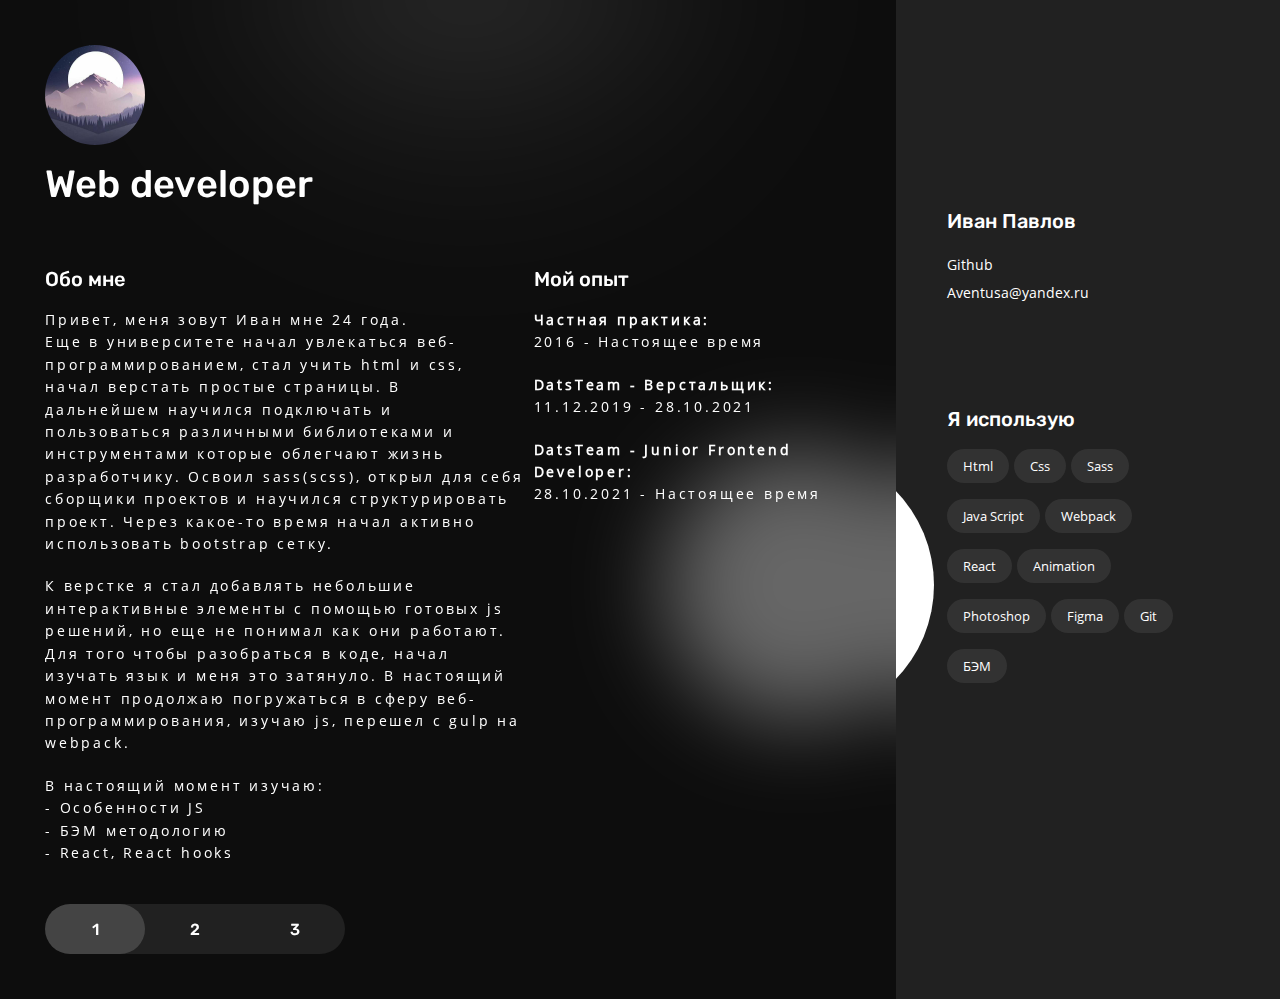
<file: index.html>
<!doctype html><html lang="en"><head><meta charset="UTF-8"><meta name="viewport" content="width=device-width,user-scalable=no,initial-scale=1,maximum-scale=1,minimum-scale=1"><meta http-equiv="X-UA-Compatible" content="ie=edge"><title>Web developer - Portfolio</title><link rel="shortcut icon" href="../public/favicon.ico" type="image/x-icon"><link href="bundle.main.css" rel="stylesheet"></head><body><div class="content"><section class="presentation"><div class="burger"><span></span> <span></span> <span></span></div><div class="presentation__avatar"></div><div class="presentation__title">Web developer</div><div class="presentation__slider"><div class="slider"><div class="slider__screen active" data-screen="1"><div><div class="slider__screen-title">Обо мне</div><div class="slider__screen-content"><p>Привет, меня зовут Иван мне 24 года.<br>Еще в университете начал увлекаться веб-программированием, стал учить html и css, начал верстать простые страницы. В дальнейшем научился подключать и пользоваться различными библиотеками и инструментами которые облегчают жизнь разработчику. Освоил sass(scss), открыл для себя сборщики проектов и научился структурировать проект. Через какое-то время начал активно использовать bootstrap сетку.</p><p>К верстке я стал добавлять небольшие интерактивные элементы с помощью готовых js решений, но еще не понимал как они работают. Для того чтобы разобраться в коде, начал изучать язык и меня это затянуло. В настоящий момент продолжаю погружаться в сферу веб-программирования, изучаю js, перешел с gulp на webpack.</p><p>В настоящий момент изучаю:<br>- Особенности JS<br>- БЭМ методологию<br>- React, React hooks<br></p></div></div><div class="experience"><div class="slider__screen-title">Мой опыт</div><div class="slider__screen-content"><article><p><b>Частная практика:</b><br>2016 - Настоящее время</p><p><b>DatsTeam - Верстальщик:</b><br>11.12.2019 - 28.10.2021</p><p><b>DatsTeam - Junior Frontend Developer:</b><br>28.10.2021 - Настоящее время</p></article></div></div></div><div class="slider__screen" data-screen="2"><div class="slider__screen-title">Локальные / Коммерческие работы</div><div class="preview"><div><a href="pages/Waxom/index.html"><span class="preview__tag-old">Старое</span></a></div><div><a href="pages/Bicycle/index.html"><span class="preview__tag-old">Старое</span></a></div><div><a href="pages/Flaby/index.html"><span class="preview__tag-old">Старое</span></a></div><div><a href="pages/Sotbi/index.html"><span class="preview__tag-old">Старое</span></a></div><div><a href="pages/Tradition-K/index.html"><span class="preview__tag-old">Старое</span></a></div><div><a href="pages/blackAndWhite/index.html"><span class="preview__tag-old">Старое</span></a></div><div><a href="pages/disgusting-clone/index.html"><span class="preview__tag-new">Новое</span> <span class="preview__tag-react">React</span></a></div><div><a href="https://mostbet.partners/"><span class="preview__tag-datsteam">Dats.Team</span></a></div><div><a href="https://mostbet.partners/poker"><span class="preview__tag-datsteam">Dats.Team</span></a></div></div></div><div class="slider__screen" data-screen="3"><div class="feedback"><form class="feedback__form" action="https://formspree.io/f/xeqvengj" method="POST"><label class="feedback__form-message-label" for="message">Обратная связь</label><div class="feedback__form-message-description">Если есть какие-либо вопросы/пожелания/предложения сотрудничества, можете написать мне.</div><textarea name="message" id="message" class="feedback__form-message" maxlength="1000" required></textarea> <button type="submit" class="feedback__form-submit">Отправить</button></form></div></div><div class="slider__controls"><span class="active-fx active"></span> <span>1</span> <span>2</span> <span>3</span></div></div></div></section><section class="other"><div class="burger"><span></span> <span></span> <span></span></div><div class="other__shapes"><div class="circle changeTheme"></div><div class="circle"></div></div><div class="other__content"><div class="other__content-title">Иван Павлов</div><div class="other__content-contacts"><div class="contacts"><a href="https://github.com/Aventusa">Github</a> <a href="mailto:Aventusa@yandex.ru">Aventusa@yandex.ru</a></div></div><div class="other__content-chips"><div class="other__content-title">Я использую</div><div class="chips"><div class="chip" title="HTML — стандартизированный язык разметки документов во Всемирной паутине. Большинство веб-страниц содержат описание разметки на языке HTML">Html</div><div class="chip" title="CSS — формальный язык описания внешнего вида документа, написанного с использованием языка разметки">Css</div><div class="chip" title="Sass — это метаязык на основе CSS, предназначенный для увеличения уровня абстракции CSS-кода и упрощения файлов каскадных таблиц стилей">Sass</div><div class="chip" title="JavaScript — мультипарадигменный язык программирования. Поддерживает объектно-ориентированный, императивный и функциональный стили">Java Script</div><div class="chip" title="Webpack — это сборщик модулей JavaScript с открытым исходным кодом">Webpack</div><div class="chip" title="React — JavaScript-библиотека с открытым исходным кодом для разработки пользовательских интерфейсов.">React</div><div class="chip" title="CSS анимации позволяют анимировать переходы от одной конфигурации CSS стилей к другой">Animation</div><div class="chip" title="Photoshop — многофункциональный графический редактор">Photoshop</div><div class="chip" title="Figma — онлайн-сервис для разработки интерфейсов и прототипирования с возможностью организации совместной работы в режиме реального времени">Figma</div><div class="chip" title="Git — распределённая система управления версиями">Git</div><div class="chip" title="БЭМ — методология web-разработки, а также набор интерфейсных библиотек, фреймворков и вспомогательных инструментов">БЭМ</div></div></div></div></section></div><script type="text/javascript" src="bundle.main.js"></script></body></html>
</file>
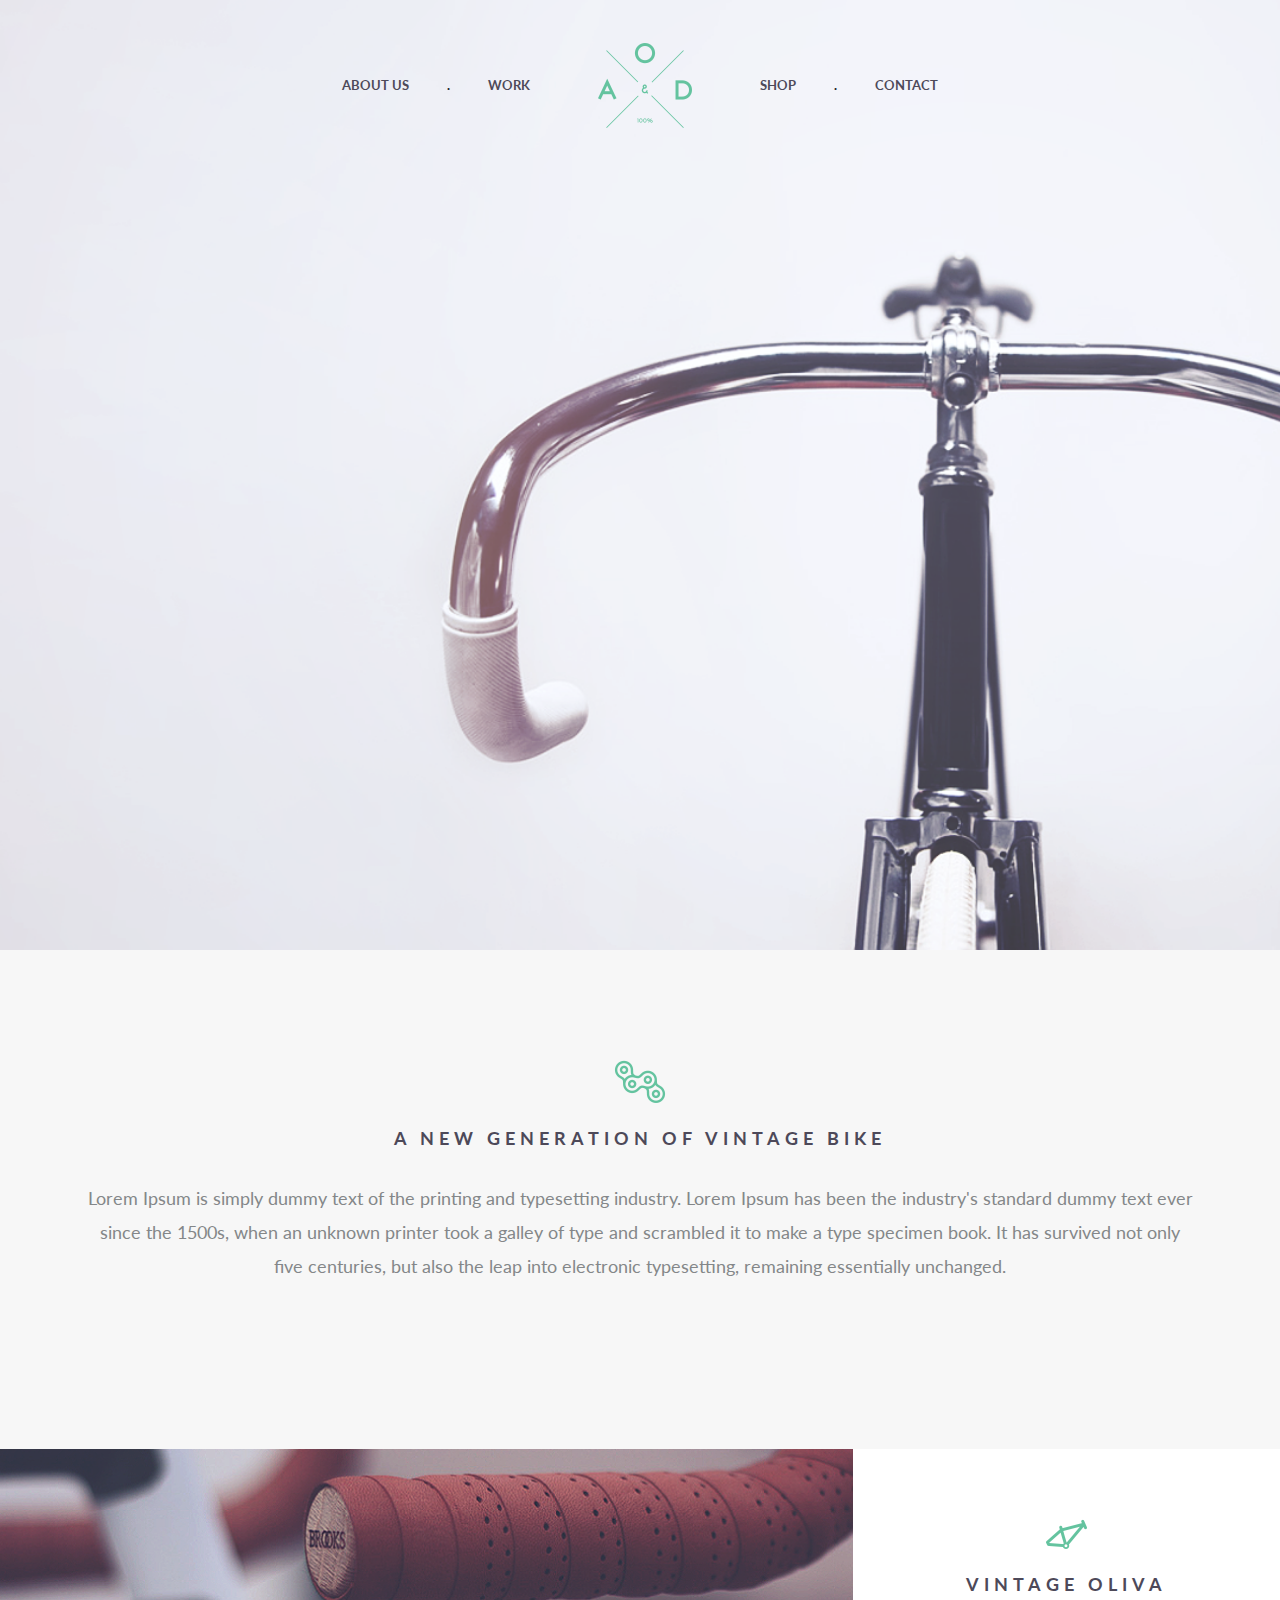
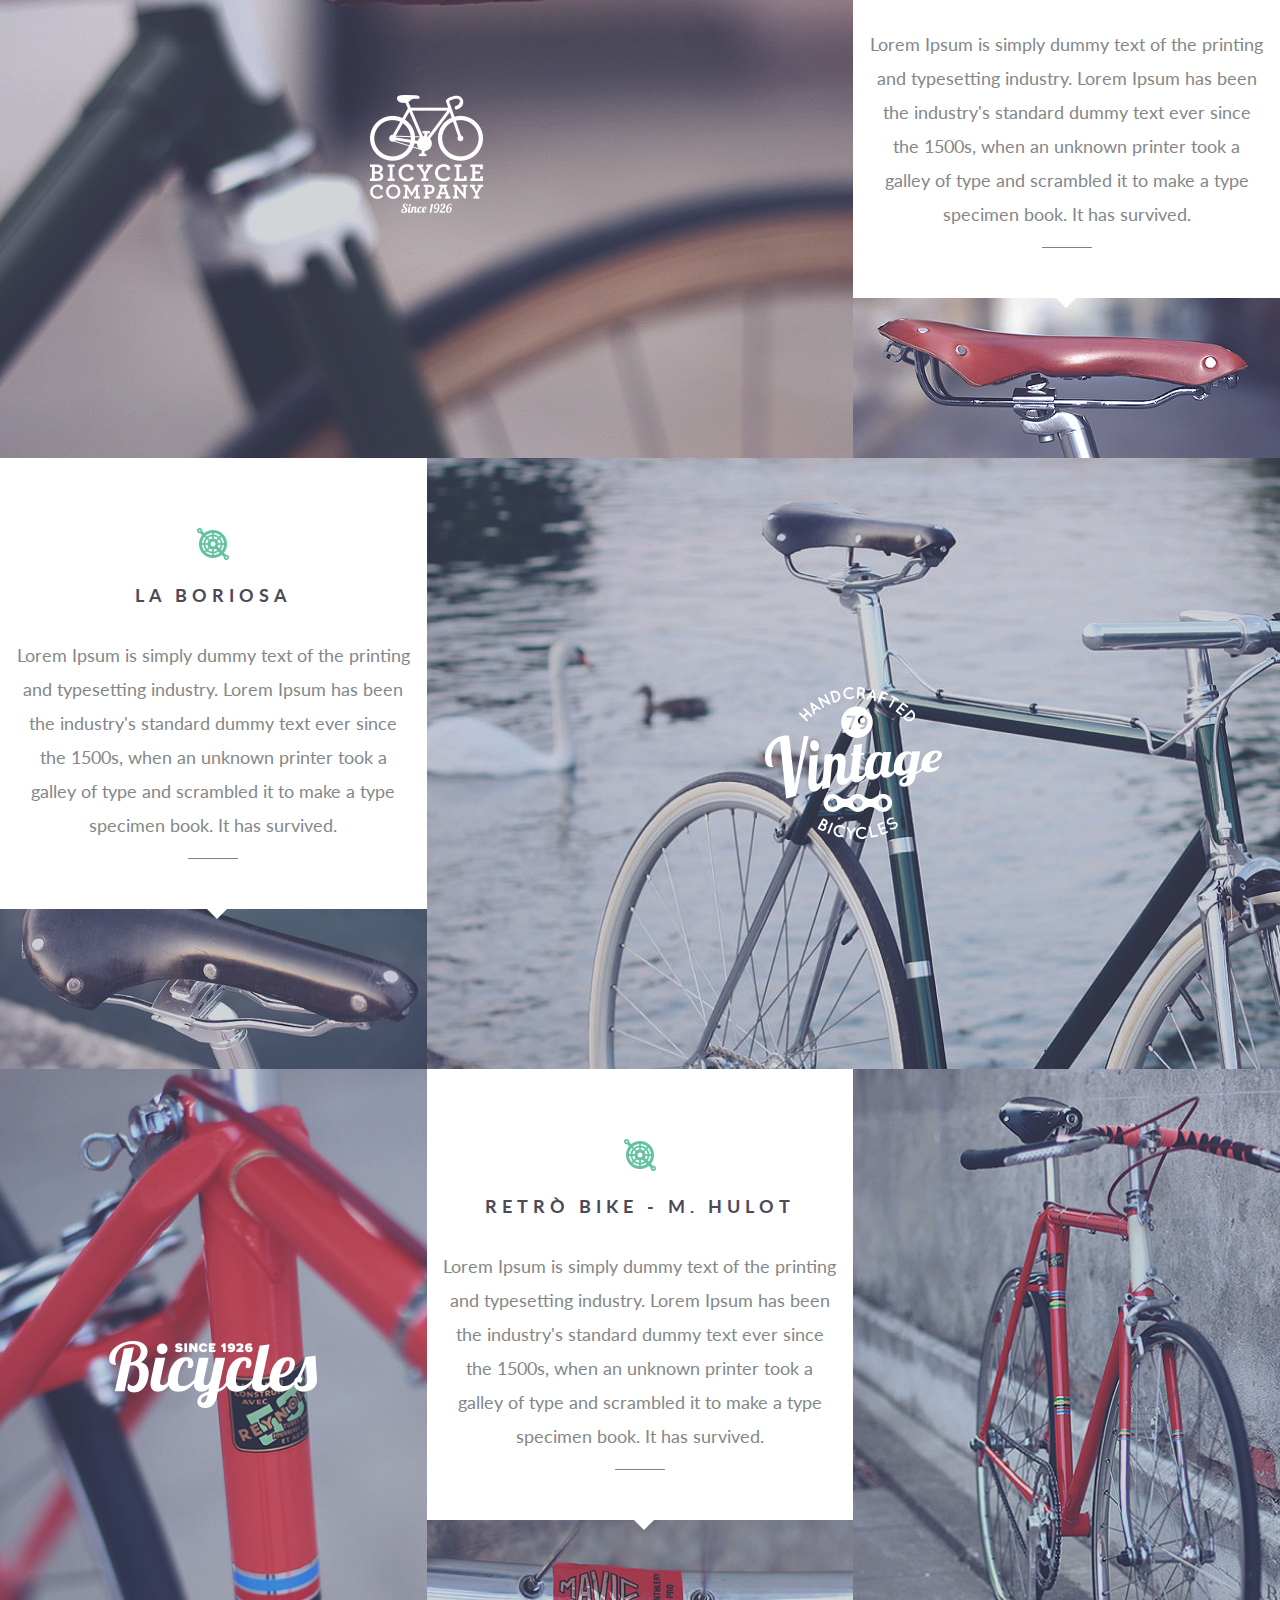
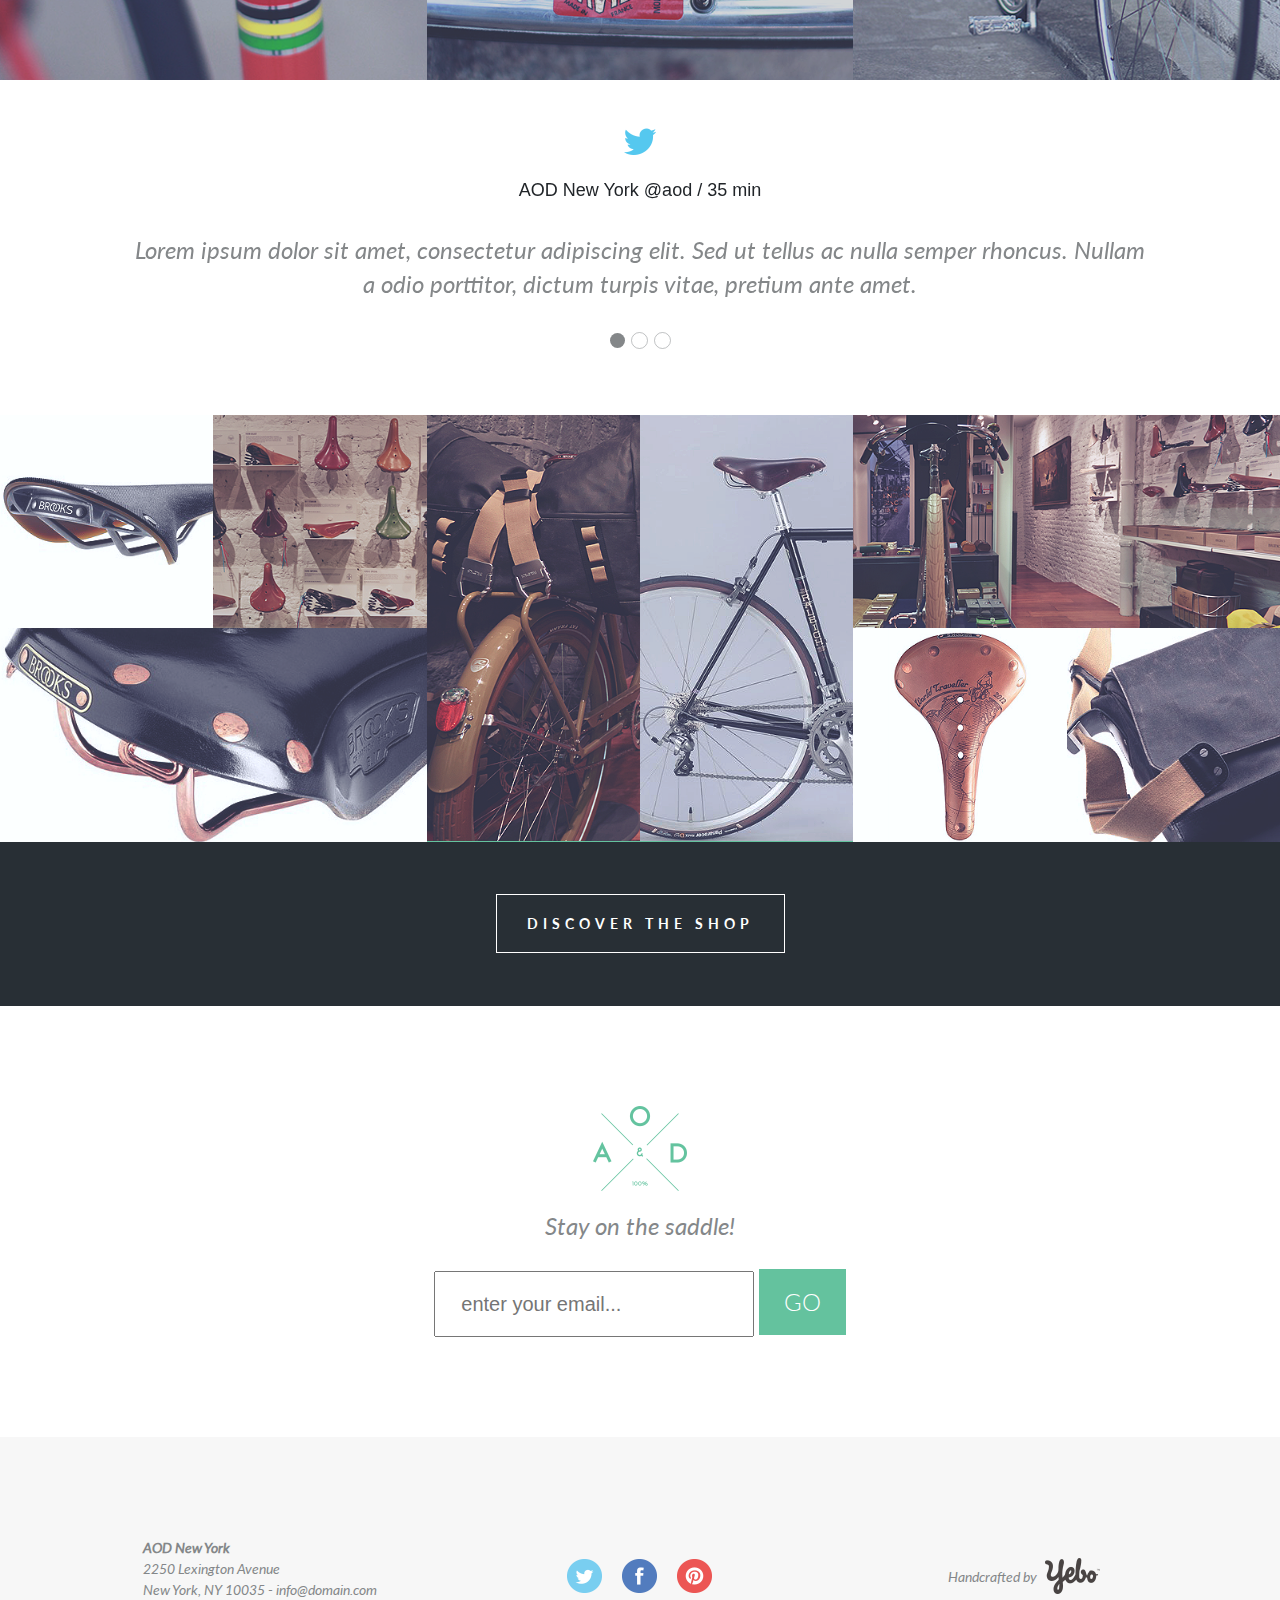
<file: pages/Bicycle/index.html>
<!DOCTYPE html>
<html lang="en">
<head>
  <meta charset="UTF-8">
  <meta name="viewport" content="width=device-width, initial-scale=1.0">
  <meta http-equiv="X-UA-Compatible" content="ie=edge">
  <title>Bacycle</title>
<link href="assets/css/app.css" rel="stylesheet"></head>
<body>

<header class="header">
  
  <nav class="navbar navbar-expand-lg header-nav navbar-light">

    <a href="index.html" class="header-second-logo d-lg-none d-block">
        <svg version="1.1" id="Capa_1" xmlns="http://www.w3.org/2000/svg" xmlns:xlink="http://www.w3.org/1999/xlink" x="0px" y="0px"
      viewBox="0 0 411.2 411.2" style="enable-background:new 0 0 411.2 411.2;" xml:space="preserve">
    <path style="fill:#424953;" d="M240,247.999c0,47.2,38.4,85.6,85.6,85.6s85.6-38.4,85.6-85.6s-38.4-85.6-85.6-85.6
    c-12,0-23.2,2.4-33.6,6.8l-14.4-28v-44.8c0-2.8-1.6-5.2-4-6l-34-12.4c-3.2-1.2-6.8,0.4-8,3.6c-1.2,3.2,0.4,6.8,3.6,8l30,11.2v36
    h-124v-12.4h15.2c3.6,0,6.4-2.8,6.4-6.4c0-3.6-2.8-6.4-6.4-6.4h-39.6c-3.6,0-6.4,2.8-6.4,6.4c0,3.6,2.8,6.4,6.4,6.4h11.6v17.2
    l-12.4,26.4c-9.6-3.6-19.6-5.6-30.4-5.6c-47.2,0-85.6,38.4-85.6,85.6s38.4,85.6,85.6,85.6c44.8,0,82-34.8,85.2-79.2h27.6
    c2,0,4-1.2,5.2-2.8l66.8-96.4l10.4,20C256.4,190.399,240,217.199,240,247.999z M85.6,320.799c-40,0-72.8-32.8-72.8-72.8
    s32.8-72.8,72.8-72.8c8.8,0,17.2,1.6,25.2,4.4l-30.8,65.6l0,0v0.4c-0.4,0.8-0.4,1.2-0.4,2c0,0,0,0,0,0.4l0,0c0,0.8,0,1.6,0.4,2
    c0,0,0,0.4,0.4,0.4c0,0.4,0,0.4,0.4,0.8s0.4,0.8,0.8,0.8c0,0,0,0,0,0.4c0.4,0.4,1.2,0.8,1.6,1.2h0.4c0.8,0.4,1.6,0.4,2,0.4H158
    C154.8,291.599,123.6,320.799,85.6,320.799z M122,185.199c20,11.6,34,32.4,36,56.4H95.6L122,185.199z M195.2,241.599h-24.4
    c-2-29.2-18.8-54.4-43.2-68l11.2-24h120L195.2,241.599z M325.6,175.199c40,0,72.8,32.8,72.8,72.8c0,40-32.8,72.8-72.8,72.8
    s-72.8-32.8-72.8-72.8c0-25.6,13.6-48.4,33.6-61.2l33.6,64.4c1.2,2,3.2,3.6,5.6,3.6c0.8,0,2-0.4,2.8-0.8c3.2-1.6,4.4-5.6,2.8-8.4
    l-33.6-64.8C306.4,177.199,315.6,175.199,325.6,175.199z"/>
    <g>
    </g>
    <g>
    </g>
    <g>
    </g>
    <g>
    </g>
    <g>
    </g>
    <g>
    </g>
    <g>
    </g>
    <g>
    </g>
    <g>
    </g>
    <g>
    </g>
    <g>
    </g>
    <g>
    </g>
    <g>
    </g>
    <g>
    </g>
    <g>
    </g>
        </svg>
    </a>

    <button class="navbar-toggler" type="button" data-toggle="collapse" data-target="#navbarSupportedContent" aria-controls="navbarSupportedContent" aria-expanded="false" aria-label="Toggle navigation">
      <span class="navbar-toggler-icon"></span>
    </button>
  
    <div class="collapse justify-content-center navbar-collapse text-center" id="navbarSupportedContent">
      <ul class="navbar-nav text-uppercase">
        <li class="nav-item active">
          <a class="nav-link" href="#">about us</a>
        </li>
        <li class="nav-point d-none d-lg-flex align-items-center">.</li>
        <li class="nav-item">
          <a class="nav-link" href="#">work</a>
        </li>
      </ul>
      <a href="index.html" class="navbar-brand d-none d-lg-block header-brand"><svg xmlns="http://www.w3.org/2000/svg" xmlns:xlink="http://www.w3.org/1999/xlink" width="94" height="85" viewBox="0 0 94 85">
        <metadata><?xpacket begin="﻿" id="W5M0MpCehiHzreSzNTczkc9d"?>
      <x:xmpmeta xmlns:x="adobe:ns:meta/" x:xmptk="Adobe XMP Core 5.6-c138 79.159824, 2016/09/14-01:09:01        ">
         <rdf:RDF xmlns:rdf="http://www.w3.org/1999/02/22-rdf-syntax-ns#">
            <rdf:Description rdf:about=""/>
         </rdf:RDF>
      </x:xmpmeta>
                            
      <?xpacket end="w"?></metadata>
      <image id="Logo" width="94" height="85" xlink:href="[data-uri]"/>
      </svg>
      </a>
      <ul class="navbar-nav text-uppercase">
        <li class="nav-item">
          <a class="nav-link" href="#">shop</a>
        </li>
        <li class="nav-point d-none d-lg-flex align-items-center">.</li>
        <li class="nav-item">
          <a class="nav-link" href="#">contact</a>
        </li>
      </ul>
    </div>     
  </nav>

</header>

<section class="block-info">
  <div class="container title-wrapper text-center">
    <svg class="title-icon"
      xmlns="http://www.w3.org/2000/svg"
      xmlns:xlink="http://www.w3.org/1999/xlink"
      width="52px" height="43px">
      <image  x="0px" y="0px" width="52px" height="43px"  xlink:href="[data-uri]" />
    </svg>
    <h4 class="title text-uppercase">A NEW GENERATION OF VINTAGE BIKE</h4>
    <p class="title-text">Lorem Ipsum is simply dummy text of the printing and typesetting industry. Lorem Ipsum has been the industry's standard dummy text ever since the 1500s, when an unknown printer took a galley of type and scrambled it to make a type specimen book. It has survived not only five centuries, but also the leap into electronic typesetting, remaining essentially unchanged.</p>
  </div>
</section>

<section class="company">

  <div class="container-fluid">
    <div class="row company-row">
      <div class="col-lg-8 company-brand h-600 d-flex align-items-center justify-content-center" style="background-image: url('assets/img/company-bg-1.png'); background-repeat: no-repeat; background-size: cover;">
        <svg class="m-4"
          xmlns="http://www.w3.org/2000/svg"
          xmlns:xlink="http://www.w3.org/1999/xlink"
          width="113px" height="118px">
          <image  x="0px" y="0px" width="113px" height="118px"  xlink:href="[data-uri]" />
        </svg>  
      </div>
      <div class="col-lg-4 company-info">
        <div class="container title-wrapper company-title text-center">
          <svg class="title-icon"
            xmlns="http://www.w3.org/2000/svg"
            xmlns:xlink="http://www.w3.org/1999/xlink"
            width="41px" height="30px">
          <image  x="0px" y="0px" width="41px" height="30px"  xlink:href="[data-uri]" />
          </svg>
          <h4 class="title text-uppercase">vintage Oliva</h4>
          <p class="title-text">Lorem Ipsum is simply dummy text of the printing and typesetting industry. Lorem Ipsum has been the industry's standard dummy text ever since the 1500s, when an unknown printer took a galley of type and scrambled it to make a type specimen book. It has survived.</p>
          <span class="shape-line"></span>
        </div>
        <img src="assets/img/company-bg-2.png" alt="." class="w-100 d-block">
      </div>
    </div>

    <div class="row company-row">
      <div class="col-lg-4 company-info">
        <div class="container title-wrapper company-title text-center">
          <svg class="title-icon" 
          xmlns="http://www.w3.org/2000/svg"
          xmlns:xlink="http://www.w3.org/1999/xlink"
          width="32px" height="32px">
         <image  x="0px" y="0px" width="32px" height="32px"  xlink:href="[data-uri]" />
         </svg>
          <h4 class="title text-uppercase">La Boriosa</h4>
          <p class="title-text">Lorem Ipsum is simply dummy text of the printing and typesetting industry. Lorem Ipsum has been the industry's standard dummy text ever since the 1500s, when an unknown printer took a galley of type and scrambled it to make a type specimen book. It has survived.</p>
          <span class="shape-line"></span>
        </div>
        <img src="assets/img/company-bg-4.png" alt="." class="w-100 d-block">
      </div>
      <div class="col-lg-8 company-brand h-600 d-flex align-items-center justify-content-center" style="background-image: url('assets/img/company-bg-3.png'); background-repeat: no-repeat; background-size: cover;">
        <svg class="m-4"
        xmlns="http://www.w3.org/2000/svg"
        xmlns:xlink="http://www.w3.org/1999/xlink"
        width="177px" height="152px">
       <image  x="0px" y="0px" width="177px" height="152px"  xlink:href="[data-uri]" />
       </svg> 
      </div>
    </div>
 

  <div class="row company-row">
    <div class="col-lg-4 company-brand h-600 d-flex align-items-center justify-content-center" style="background-image: url('assets/img/company-bg-5.png'); background-repeat: no-repeat; background-size: cover;">
      <svg class="m-4"
        xmlns="http://www.w3.org/2000/svg"
        xmlns:xlink="http://www.w3.org/1999/xlink"
        width="208px" height="67px">
        <image  x="0px" y="0px" width="208px" height="67px"  xlink:href="[data-uri]" />
     </svg>
    </div>
    <div class="col-lg-4 company-info">
      <div class="container title-wrapper company-title text-center">
        <svg class="title-icon" 
        xmlns="http://www.w3.org/2000/svg"
        xmlns:xlink="http://www.w3.org/1999/xlink"
        width="32px" height="32px">
        <image  x="0px" y="0px" width="32px" height="32px"  xlink:href="[data-uri]" />
        </svg>
        <h4 class="title text-uppercase">retrò Bike - M. Hulot</h4>
        <p class="title-text">Lorem Ipsum is simply dummy text of the printing and typesetting industry. Lorem Ipsum has been the industry's standard dummy text ever since the 1500s, when an unknown printer took a galley of type and scrambled it to make a type specimen book. It has survived.</p>
        <span class="shape-line"></span>
      </div>
      <img src="assets/img/company-bg-6.png" alt="." class="w-100 d-block">
    </div>
    <div class="col-lg-4 company-brand h-600 d-flex align-items-center justify-content-center" style="background-image: url('assets/img/company-bg-7.png'); background-repeat: no-repeat; background-size: cover;">

    </div>
  </div>
</div>
</section>

<section class="block-review">
  <div class="container">
      <div id="carouselExampleIndicators" class="carousel slide" data-ride="carousel">
          <ol class="carousel-indicators indicators-review">
            <li data-target="#carouselExampleIndicators" data-slide-to="0" class="active"></li>
            <li data-target="#carouselExampleIndicators" data-slide-to="1"></li>
            <li data-target="#carouselExampleIndicators" data-slide-to="2"></li>
          </ol>
          <div class="carousel-inner">
            <div class="carousel-item text-center p-5 active">
                <svg class="review-icon"
                xmlns="http://www.w3.org/2000/svg"
                xmlns:xlink="http://www.w3.org/1999/xlink"
                width="32px" height="27px">
               <image  x="0px" y="0px" width="32px" height="27px"  xlink:href="[data-uri]" />
               </svg>
              <h5 class="review-title">AOD New York  @aod  <span style="font-weight: 100;">/  35 min</span></h5>
              <p class="review-text">
                  Lorem ipsum dolor sit amet, consectetur adipiscing elit. Sed ut tellus ac nulla semper rhoncus. Nullam a odio porttitor, dictum turpis vitae, pretium ante amet.
              </p>
            </div>
            <div class="carousel-item text-center p-5">
                <svg class="review-icon"
                xmlns="http://www.w3.org/2000/svg"
                xmlns:xlink="http://www.w3.org/1999/xlink"
                width="32px" height="27px">
               <image  x="0px" y="0px" width="32px" height="27px"  xlink:href="[data-uri]" />
               </svg>
              <h5 class="review-title">AOD New York  @aod  <span style="font-weight: 100;">/  35 min</span></h5>
              <p class="review-text">
                  Lorem ipsum dolor sit amet, consectetur. Nullam a odio porttitor, dictum turpis vitae, pretium ante amet.
              </p>
            </div>
            <div class="carousel-item text-center p-5">
                <svg class="review-icon"
                xmlns="http://www.w3.org/2000/svg"
                xmlns:xlink="http://www.w3.org/1999/xlink"
                width="32px" height="27px">
               <image  x="0px" y="0px" width="32px" height="27px"  xlink:href="[data-uri]" />
               </svg>
              <h5 class="review-title">AOD New York  @aod  <span style="font-weight: 100;">/  35 min</span></h5>
              <p class="review-text">
                Sed ut tellus ac nulla semper rhoncus. Nullam a odio porttitor, dictum turpis vitae, pretium ante amet.
              </p>
            </div>
          </div>
          <a class="carousel-control-prev" href="#carouselExampleIndicators" role="button" data-slide="prev">
            <span class="carousel-control-prev-icon" aria-hidden="true"></span>
            <span class="sr-only">Previous</span>
          </a>
          <a class="carousel-control-next" href="#carouselExampleIndicators" role="button" data-slide="next">
            <span class="carousel-control-next-icon" aria-hidden="true"></span>
            <span class="sr-only">Next</span>
          </a>
      </div>
  </div>
</section>

<section class="block-photo">
  <div class="container-fluid">
    <div class="row">
      <div class="col-sm-4">
        <div class="row">
          <div class="col-sm-6 p-0"><img src="assets/img/photo-1.png" alt="/\" class="photo w-100"></div>
          <div class="col-sm-6 p-0"><img src="assets/img/photo-2.png" alt="/\" class="photo w-100"></div>
        </div>
        <div class="row">
          <div class="col p-0"><img src="assets/img/photo-3.png" alt="/\" class="photo w-100"></div>
        </div>
      </div>

      <div class="col-sm-4">
         <div class="row">
           <div class="col-sm-6 p-0"><img src="assets/img/photo-4.png" alt="/\" class="photo w-100 h-100"></div>
           <div class="col-sm-6 p-0"><img src="assets/img/photo-5.png" alt="/\" class="photo w-100 h-100"></div>
         </div>
      </div>

      <div class="col-sm-4">
        <div class="row">
          <div class="col p-0"><img src="assets/img/photo-6.png" alt="/\" class="photo w-100"></div>
        </div>
        <div class="row">
          <div class="col-sm-6 p-0"><img src="assets/img/photo-7.png" alt="/\" class="photo w-100"></div>
          <div class="col-sm-6 p-0"><img src="assets/img/photo-8.png" alt="/\" class="photo w-100"></div>
        </div>
      </div>
    </div>
  </div>
</section>

<section class="block-discover text-center">
  <div class="container">
    <a href="#" class="discover_btn text-uppercase">DISCOVER THE SHOP</a>
  </div>
</section>

<section class="block-contact">
  <div class="container-fluid">
    <div class="row justify-content-center text-center">
      <div class="col-lg-6 contact-content">
        <a href="index.html" class="header-brand"><svg xmlns="http://www.w3.org/2000/svg" xmlns:xlink="http://www.w3.org/1999/xlink" width="94" height="85" viewBox="0 0 94 85">
          <metadata><?xpacket begin="﻿" id="W5M0MpCehiHzreSzNTczkc9d"?>
        <x:xmpmeta xmlns:x="adobe:ns:meta/" x:xmptk="Adobe XMP Core 5.6-c138 79.159824, 2016/09/14-01:09:01        ">
           <rdf:RDF xmlns:rdf="http://www.w3.org/1999/02/22-rdf-syntax-ns#">
              <rdf:Description rdf:about=""/>
           </rdf:RDF>
        </x:xmpmeta>
                              
        <?xpacket end="w"?></metadata>
        <image id="Logo" width="94" height="85" xlink:href="[data-uri]"/>
        </svg>
        </a>
        <h4>Stay on the saddle!</h4>
        <form action="#">
          <input type="text" id="email" class="email-contact" placeholder="enter your email...">
          <button type="button" id="btn_email" class="btn_contact text-uppercase">go</button>
        </form>
      </div>
    </div>
  </div>
</section>

<footer class="footer">
  <div class="container">
    <div class="row footer-row">
      <div class="col-sm-4 footer-address justify-content-center d-flex align-items-center text-center text-lg-left">
        <p><span style="font-weight: bold;">AOD New York</span> <br>
          2250 Lexington Avenue <br>
          New York, NY 10035  - info@domain.com</p>
      </div>
      <div class="col-sm-4 footer-social justify-content-center d-flex align-items-center">
        <a href="#">
            <svg xmlns="http://www.w3.org/2000/svg" xmlns:xlink="http://www.w3.org/1999/xlink" width="35" height="34" viewBox="0 0 35 34">

              <image id="Vector_Smart_Object" data-name="Vector Smart Object" width="35" height="34" xlink:href="[data-uri]"/>
            </svg>
        </a>

        <a href="#">
            <svg xmlns="http://www.w3.org/2000/svg" xmlns:xlink="http://www.w3.org/1999/xlink" width="35" height="34" viewBox="0 0 35 34">
  
              <image id="Vector_Smart_Object" data-name="Vector Smart Object" width="35" height="34" xlink:href="[data-uri]"/>
            </svg>
        </a>
          
        <a href="#">
            <svg xmlns="http://www.w3.org/2000/svg" xmlns:xlink="http://www.w3.org/1999/xlink" width="35" height="34" viewBox="0 0 35 34">

              <image id="Vector_Smart_Object" data-name="Vector Smart Object" width="35" height="34" xlink:href="[data-uri]"/>
            </svg>
        </a>
      </div>
      <div class="col-sm-4 footer-logo justify-content-center d-flex align-items-center">
        <span class="m-2">Handcrafted by</span>
        <span><svg 
          xmlns="http://www.w3.org/2000/svg"
          xmlns:xlink="http://www.w3.org/1999/xlink"
          width="55px" height="36px">
         <image  x="0px" y="0px" width="55px" height="36px"  xlink:href="[data-uri]" />
         </svg></span>
      </div>
    </div>
  </div>
</footer>


<script type="text/javascript" src="assets/js/vendors.js"></script>
<script type="text/javascript" src="assets/js/app.js"></script></body>
</html>
</file>
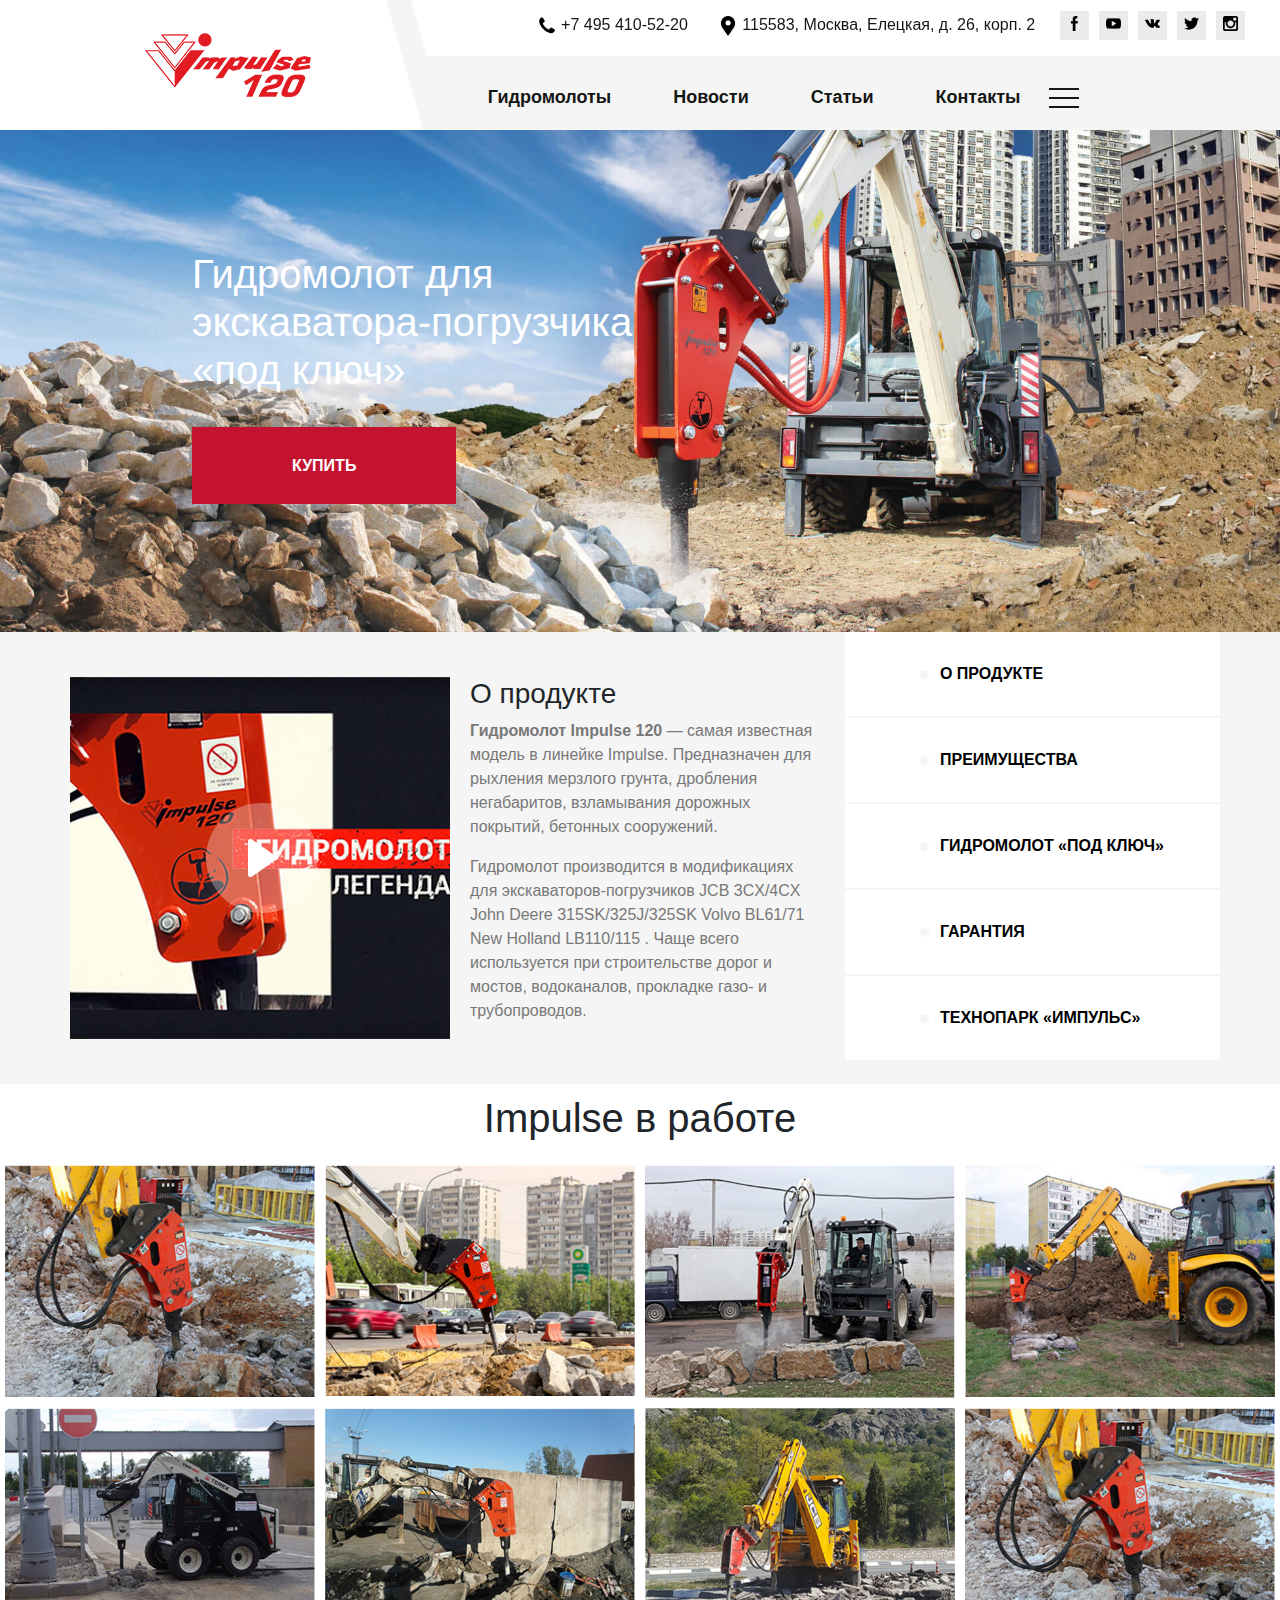
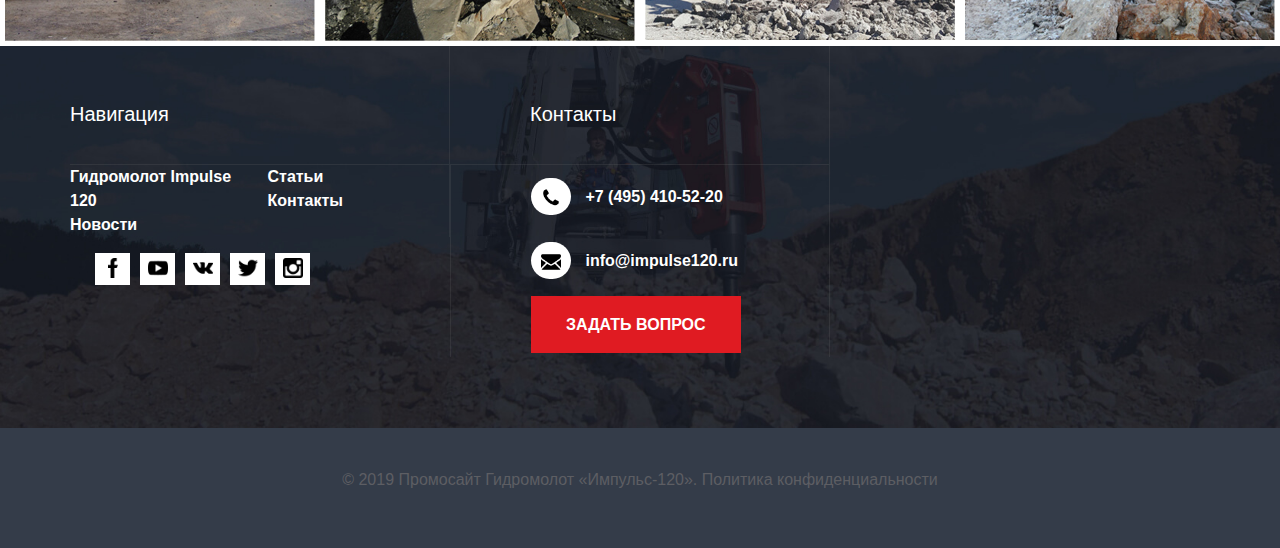
<file: pages/Tradition-K/index.html>
<!DOCTYPE html>
<html lang="en">
<head>
  <meta charset="UTF-8">
  <meta name="viewport" content="width=device-width, initial-scale=1.0">
  <meta http-equiv="X-UA-Compatible" content="ie=edge">
  <title>Impulse-120</title>
<link href="assets/css/app.css" rel="stylesheet"></head>
<body>

<!-- header -->

<header id="top" class="header">
  <div class="row header-nav">
    <div class="col-sm-4 header-brand">
      <a href="" class="navbar-brand"><img src="assets/img/navbar-brand.png" alt="Impulse-120"></a>
    </div>
    <div class="col-sm-8 header-navbar">
      <div class="row navbar-contacts align-content-center">
        <ul class="contacts-nav ">
          <li class="contacts-item">
            <img src="assets/img/phone-icon.png" alt="Телефон: " class="contacts-icon">
            <a href="tel:+7495410-52-20" class="phone-number">+7 495 410-52-20</a>
          </li>
          <li class="contacts-item">
              <img src="assets/img/map-icon.png" alt="Телефон: " class="contacts-icon">
            <a href="https://www.google.com/maps/place/Елецкая+ул.,+26+строение+2,+Москва,+115583/@55.5995,37.7345473,17z/data=!3m1!4b1!4m5!3m4!1s0x414ab174e9852ca5:0x273c7a48409d5d83!8m2!3d55.5995!4d37.736736" class="contacts-map">115583, Москва, Елецкая, д. 26, корп. 2</a>
          </li>
          <li class="contacts-item">
            <div class="row">
              <a href="#" class="social-link"><img src="assets/img/facebook-icon.png" alt="" class="social-icon"></a>
              <a href="#" class="social-link"><img src="assets/img/youtube-icon.png" alt="" class="social-icon"></a>
              <a href="#" class="social-link"><img src="assets/img/vk-icon.png" alt="" class="social-icon"></a>
              <a href="#" class="social-link"><img src="assets/img/twitter-icon.png" alt="" class="social-icon"></a>
              <a href="#" class="social-link"><img src="assets/img/instagram-iocn.png" alt="" class="social-icon"></a>
            </div>
          </li>
        </ul>
      </div>
      <div class="row main-navbar-row">
        <div class="container main-navbar-wrapper">
        <nav class="nav main-navbar">
          <ul class="main-nav">
            <li class="nav-item"><a href="#" class="nav-link">Гидромолоты</a></li>
            <li class="nav-item"><a href="#" class="nav-link">Новости</a></li>
            <li class="nav-item"><a href="#" class="nav-link">Статьи</a></li>
            <li class="nav-item"><a href="#" class="nav-link">Контакты</a></li>
          </ul>
          <button class="navbar-toggler" type="button" data-toggle="collapse" data-target="#navbarSupportedContent"  aria-expanded="false" aria-label="Toggle navigation">
              <span class="navbar-toggler-icon"></span>
              <span class="navbar-toggler-icon"></span>
              <span class="navbar-toggler-icon"></span>
          </button>
        </nav>
      </div>
      </div>
    </div>
  </div>

  <!-- small-header  -->

 <div class="small-header">
  <div class="navbar navbar-expand-lg">
    <a href="#" class="navbar-brand"><img src="assets/img/navbar-brand.png" alt="Impulse-120" style="width: 70%;"></a>
    <div class="container main-navbar-wrapper">
        <nav class="nav main-navbar">
          <ul class="main-nav">
            <li class="nav-item"><a href="#" class="nav-link">Гидромолоты</a></li>
            <li class="nav-item"><a href="#" class="nav-link">Новости</a></li>
            <li class="nav-item"><a href="#" class="nav-link">Статьи</a></li>
            <li class="nav-item"><a href="#" class="nav-link">Контакты</a></li>
          </ul>
          <button class="navbar-toggler" type="button" data-toggle="collapse" data-target="#navbarSupportedContent"  aria-expanded="false" aria-label="Toggle navigation">
              <span class="navbar-toggler-icon"></span>
              <span class="navbar-toggler-icon"></span>
              <span class="navbar-toggler-icon"></span>
          </button>
        </nav>
    </div>
 </div> 
</div> 

</header>

<!-- scroll  -->

<div class="scroll">
    <a href="#top" class="scroll-top"><img src="assets/img/scroll-icon.png" alt="TOP" class="scroll-icon"></a>
</div>

<!-- carousel -->

<section class="top-carousel">
    <div id="carouselExampleFade" class="carousel slide carousel-fade" data-ride="carousel">
        <div class="carousel-inner">
          <div class="carousel-item active">
            <img src="assets/img/slide-1.jpg" class="d-block w-100" alt="...">
            <div class="carousel-caption">
              <h1 class="carousel-content">Гидромолот для <br> экскаватора-погрузчика <br> «под ключ»</h1>
              <a href="#" class="btn__buy">Купить</a>
            </div>                
          </div>
          <div class="carousel-item">
            <img src="assets/img/slide-2.jpg" class="d-block w-100" alt="...">
            <div class="carousel-caption">
              <h1 class="carousel-content">Гидромолот для <br> экскаватора-погрузчика <br> «под ключ»</h1>
              <a href="#" class="btn__buy">Купить</a>
            </div>                
          </div>
          <div class="carousel-item">
            <img src="assets/img/slide-3.jpg" class="d-block w-100" alt="...">
            <div class="carousel-caption">
              <h1 class="carousel-content">Гидромолот для <br> экскаватора-погрузчика <br> «под ключ»</h1>
              <a href="#" class="btn__buy">Купить</a>
            </div>                
          </div>
        </div>
        <a class="carousel-control-prev" href="#carouselExampleFade" role="button" data-slide="prev">
          <span class="carousel-control-prev-icon" aria-hidden="true"></span>
          <span class="sr-only">Previous</span>
        </a>
        <a class="carousel-control-next" href="#carouselExampleFade" role="button" data-slide="next">
          <span class="carousel-control-next-icon" aria-hidden="true"></span>
          <span class="sr-only">Next</span>
        </a>
      </div>
</section>

<section class="section-about">
  <div class="container">
    <div class="row about-row">
      <div class="col-lg-4 about-content about-video" style="background-image: url(assets/img/impulse120-video.jpg)">
        <a href="#" class="btn__play"><img src="assets/img/play-button.png" alt="play"></a>
      </div>
      <div class="col-lg-4 about-content about-info">
        <h3 class="about-info-title">О продукте</h3>
        <p class="about-text">
          <strong>Гидромолот Impulse 120</strong>
          — самая известная модель
          в линейке Impulse. Предназначен для рыхления мерзлого грунта, дробления негабаритов,
          взламывания дорожных покрытий, бетонных сооружений.
        </p>
        <p class="about-text">
            Гидромолот производится в модификациях для экскаваторов-погрузчиков JCB
            3CX/4CX John
            Deere 315SK/325J/325SK Volvo
            BL61/71 New
            Holland LB110/115 . Чаще всего используется при строительстве дорог и мостов,
            водоканалов, прокладке газо- и трубопроводов.
        </p>
      </div>
      <div class="col-lg-4 about-nav">
        <ul class="about-navbar">
          <li class="about-item"><a href="#" class="about-link">О продукте</a></li>
          <li class="about-item"><a href="#" class="about-link">Преимущества</a></li>
          <li class="about-item"><a href="#" class="about-link">Гидромолот «под ключ»</a></li>
          <li class="about-item"><a href="#" class="about-link">Гарантия</a></li>
          <li class="about-item"><a href="#" class="about-link">Технопарк  «импульс»</a></li>
        </ul>
      </div>
    </div>
  </div>
</section>

<section class="block-works">
  <h1 class="works-title">Impulse в работе</h1>
  <div class="row works-row">
    <div class="col-lg-3 works-content"><img src="assets/img/Слой-1.png" alt="" class="works-img"></div>
    <div class="col-lg-3 works-content"><img src="assets/img/Слой-2.png" alt="" class="works-img"></div>
    <div class="col-lg-3 works-content"><img src="assets/img/Слой-3.png" alt="" class="works-img"></div>
    <div class="col-lg-3 works-content"><img src="assets/img/Слой-4.png" alt="" class="works-img"></div>
  </div>
  <div class="row works-row">
    <div class="col-lg-3 works-content"><img src="assets/img/Слой-5.png" alt="" class="works-img"></div>
    <div class="col-lg-3 works-content"><img src="assets/img/Слой-6.png" alt="" class="works-img"></div>
    <div class="col-lg-3 works-content"><img src="assets/img/Слой-7.png" alt="" class="works-img"></div>
    <div class="col-lg-3 works-content"><img src="assets/img/Слой-1.png" alt="" class="works-img"></div>
  </div>
</section>

<!-- footer -->

<section class="footer-navbar" style="background-image: url(assets/img/bg-footer-1.jpg)">
  <div class="container">
    <div class="row">
        <div class="col-lg-4 col-sm-6 footer-content">
          <div class="footer-nav-title"><h5>Навигация</h5></div>
          <ul class="footer-nav footer-list">
            <li class="footer-item"><a href="#" class="footer-link">Гидромолот Impulse 120</a></li>
            <li class="footer-item"><a href="#" class="footer-link">Новости</a></li>
            <li class="footer-item"><a href="#" class="footer-link">Статьи</a></li>
            <li class="footer-item"><a href="#" class="footer-link">Контакты</a></li>
          </ul>
          <div class="row footer-social-row">
              <a href="#" class="footer-social-link"><img src="assets/img/facebook-icon.png" alt="" class="social-icon"></a>
              <a href="#" class="footer-social-link"><img src="assets/img/youtube-icon.png" alt="" class="social-icon"></a>
              <a href="#" class="footer-social-link"><img src="assets/img/vk-icon.png" alt="" class="social-icon"></a>
              <a href="#" class="footer-social-link"><img src="assets/img/twitter-icon.png" alt="" class="social-icon"></a>
              <a href="#" class="footer-social-link"><img src="assets/img/instagram-iocn.png" alt="" class="social-icon"></a>
            </div>
        </div>
        <div class="col-lg-4 col-sm-6 footer-content">
              <div class="footer-nav-title"><h5 class="contact-title">Контакты</h5></div>
              <ul class="footer-nav footer-contact-nav">
                <li class="footer-item"><a href="tel:+7(495)410-52-20" class="footer-link"><span><img src="assets/img/phone-icon.png" alt="icon" class="footer-icon"></span> +7 (495) 410-52-20</a></li>
                <li class="footer-item"><a href="#" class="footer-link"><span><img src="assets/img/messege-icon.png" alt="icon" class="footer-icon"></span> info@impulse120.ru</a></li>
                <li class="footer-item"><a href="#" class="footer-link btn__question">Задать вопрос</a> </li>
              </ul>
              
        </div>
    </div>
  </div>  
</section>

<footer class="footer">
  <p class="footer-info">© 2019 Промосайт Гидромолот «Импульс-120». <a href="#">Политика конфиденциальности</a></p>
</footer>

<script type="text/javascript" src="assets/js/vendors.js"></script><script type="text/javascript" src="assets/js/app.js"></script></body>
</html>
</file>
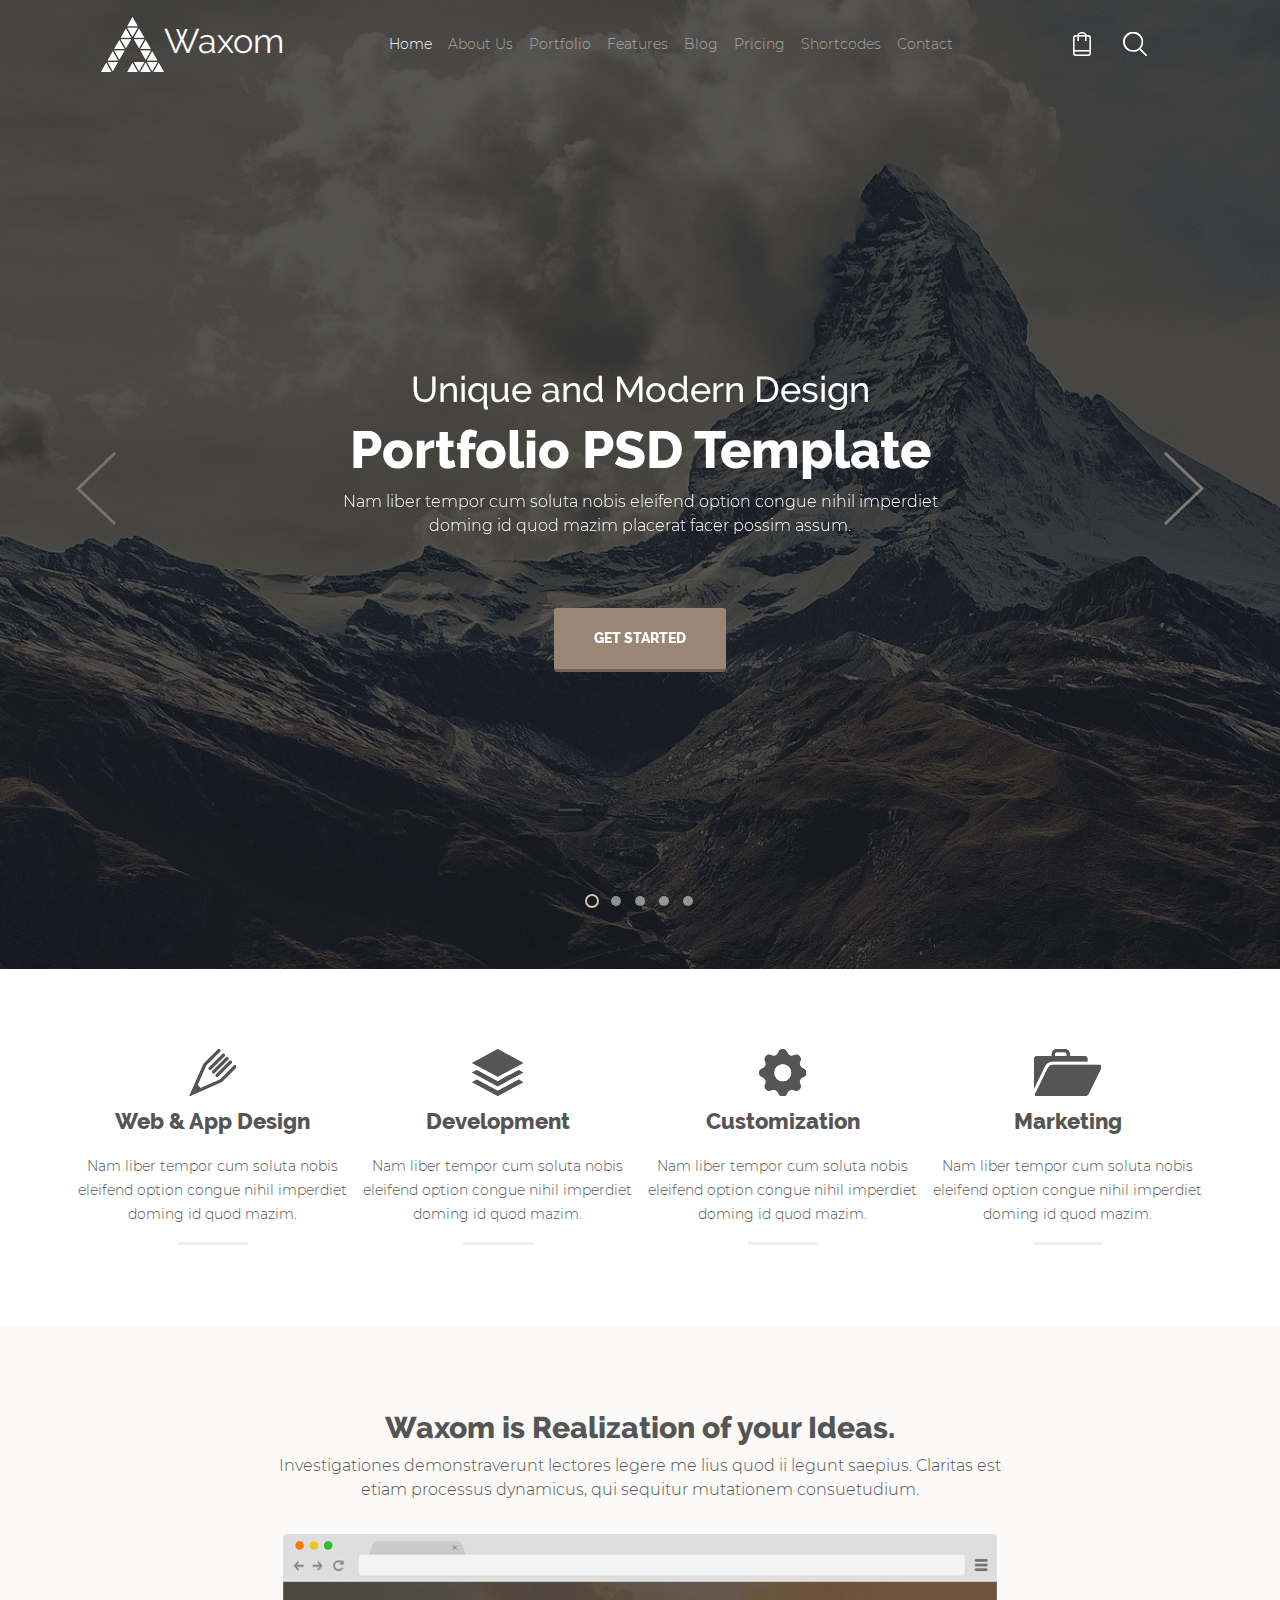
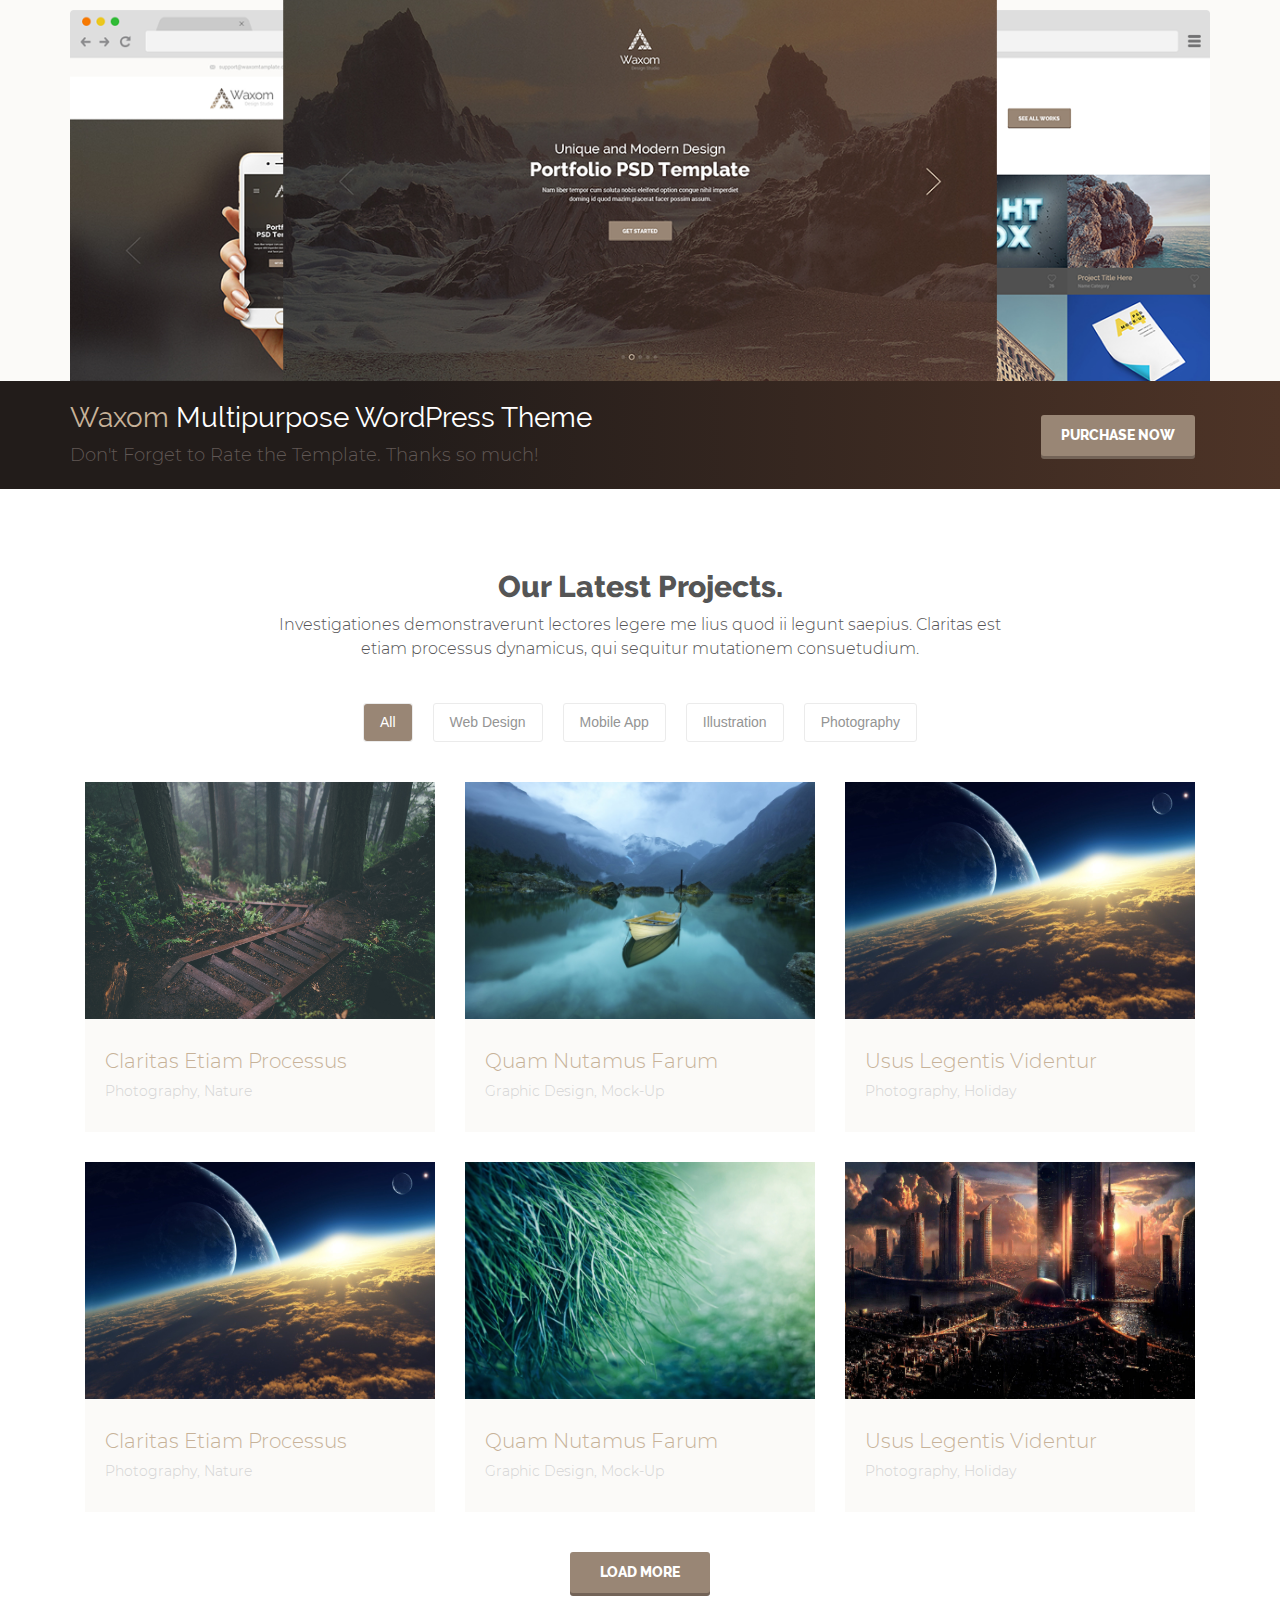
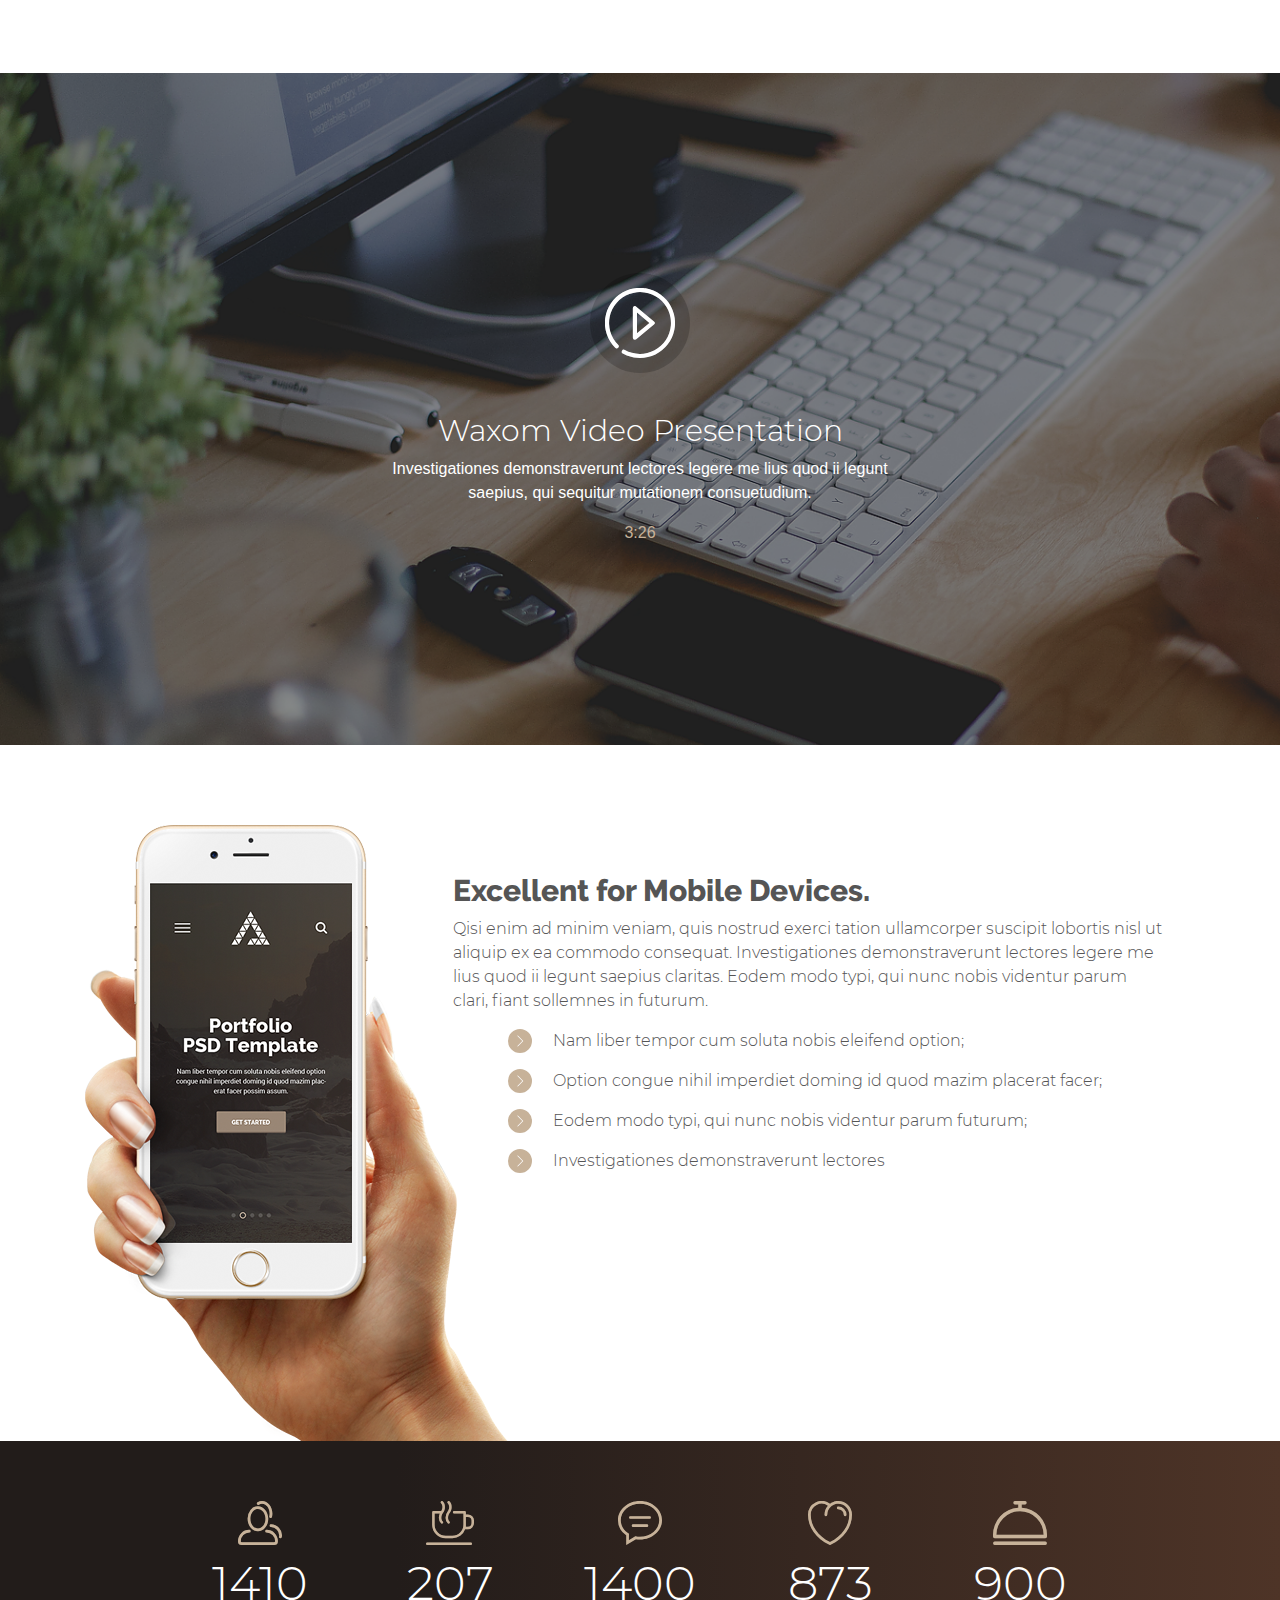
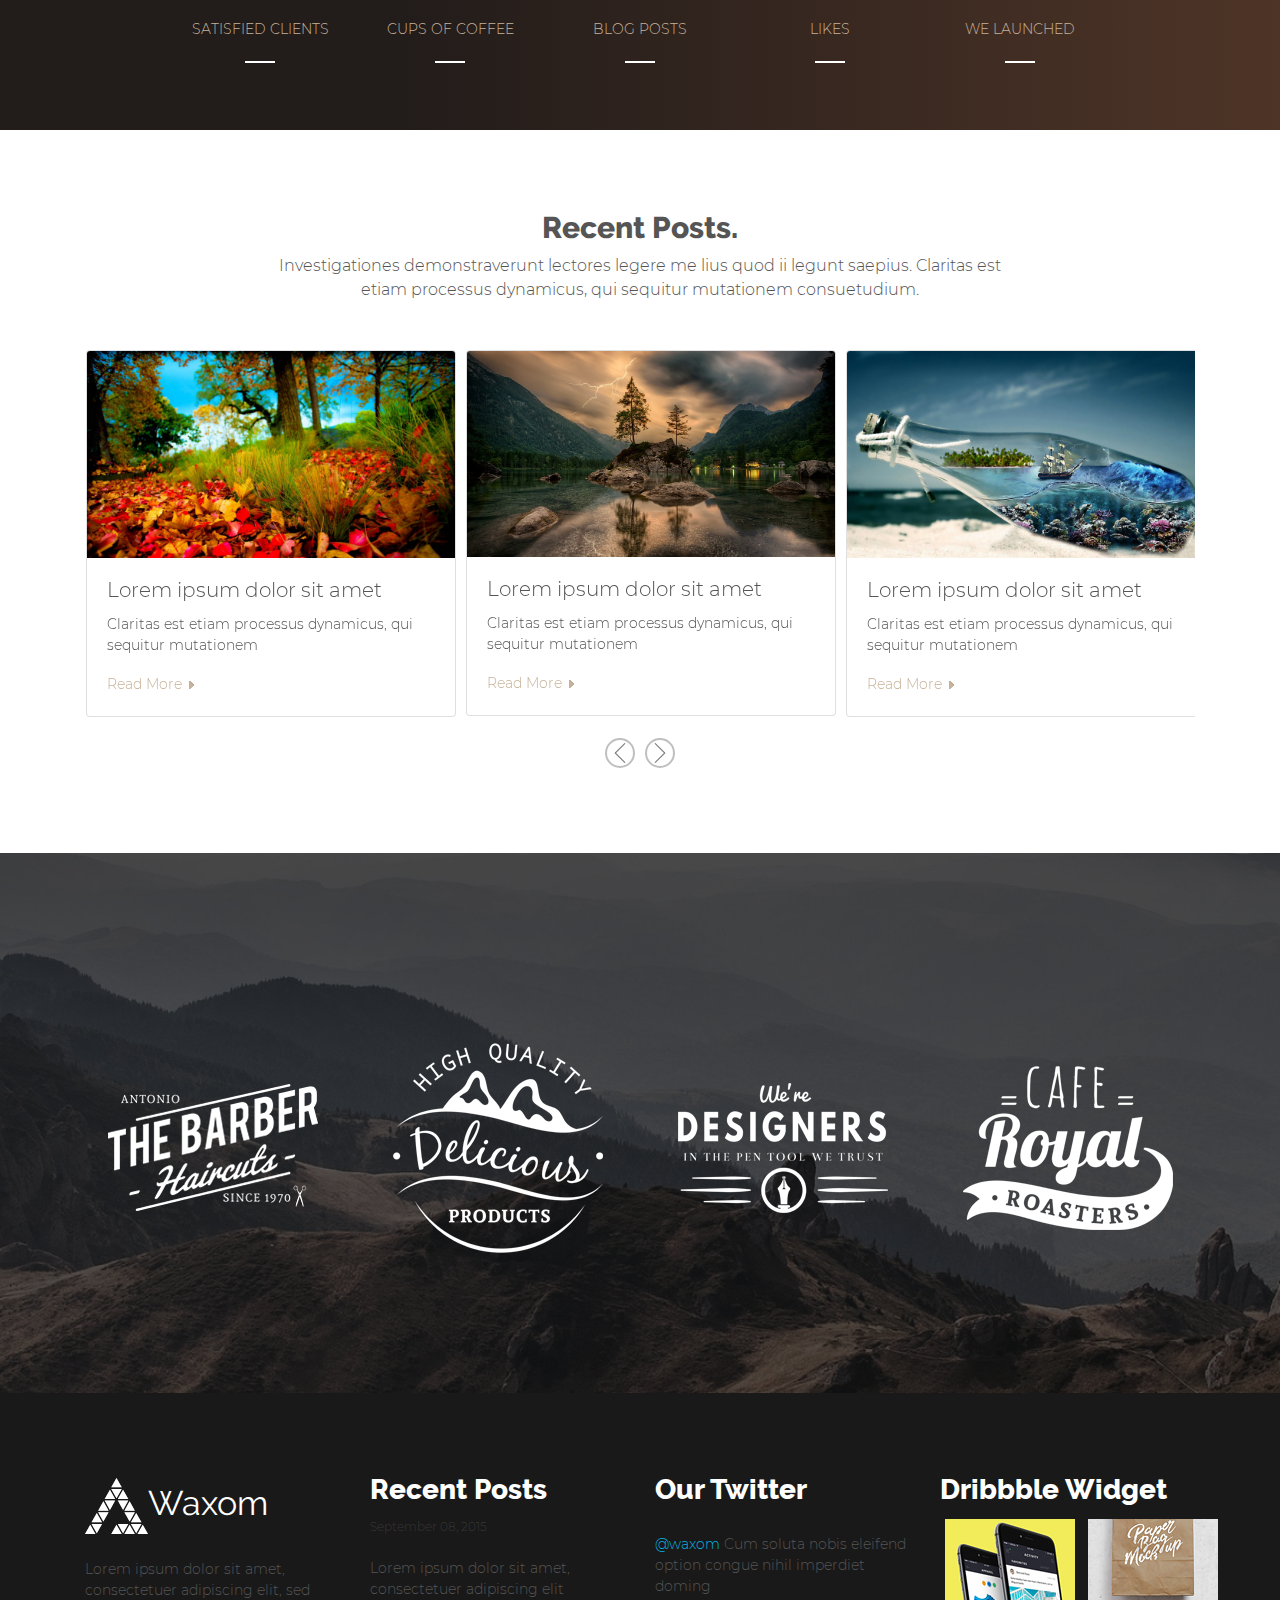
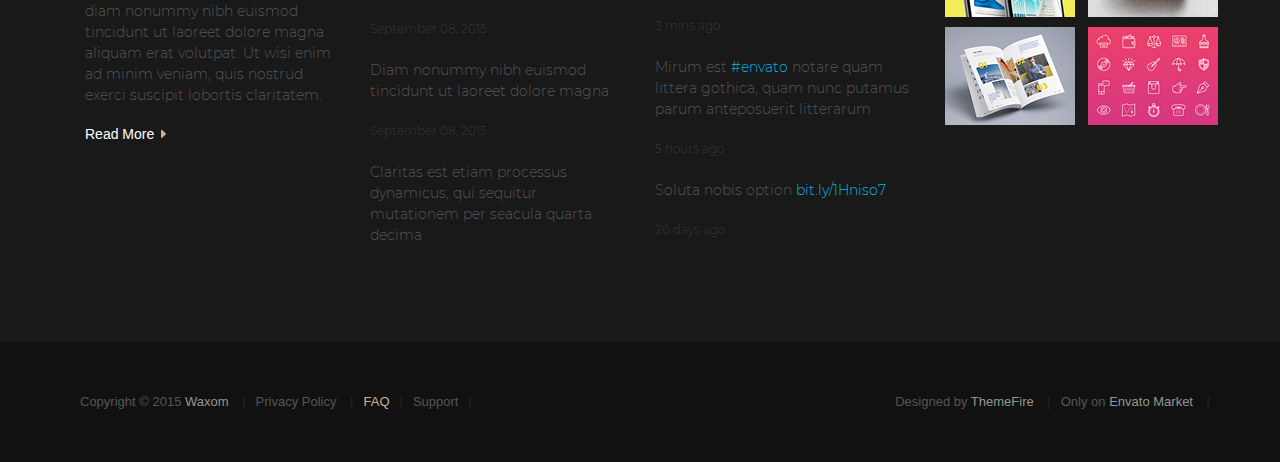
<file: pages/Waxom/index.html>
<!DOCTYPE html>
<html lang="en">
<head>
  <meta charset="UTF-8">
  <meta name="viewport" content="width=device-width, initial-scale=1, shrink-to-fit=no">
  <meta http-equiv="X-UA-Compatible" content="ie=edge">
  <title>Waxom</title>
<link href="assets/css/app.css" rel="stylesheet"></head>
<body>
<!-- header -->
<header class="header">
  <div class="container">
    <nav class="navbar navbar-expand-lg navbar-dark">
      <a href="#" class="navbar-brand brand"><img src="assets/img/header-logo.svg" alt="logo">Waxom</a>
      <button class="navbar-toggler" type="button" data-toggle="collapse" data-target="#navbarNav">
        <span class="navbar-toggler-icon"></span>
      </button>
      <div class="collapse navbar-collapse" id="navbarNav">
        <ul class="navbar-nav m-auto">
          <li class="nav-item active"><a href="#" class="nav-link">Home</a></li>
          <li class="nav-item"><a href="#" class="nav-link">About Us</a></li>
          <li class="nav-item"><a href="#" class="nav-link">Portfolio</a></li>
          <li class="nav-item"><a href="#" class="nav-link">Features</a></li>
          <li class="nav-item"><a href="#" class="nav-link">Blog</a></li>
          <li class="nav-item"><a href="#" class="nav-link">Pricing</a></li>
          <li class="nav-item"><a href="#" class="nav-link">Shortcodes</a></li>
          <li class="nav-item"><a href="#" class="nav-link">Contact</a></li>
        </ul>

        <ul class="second-navbar">
          <li class="nav-item"><a href="#" class="nav-link"><img src="assets/img/icon-cart.svg" alt="icon"></a></li>
          <li class="nav-item"><a href="#" class="nav-link"><img src="assets/img/icon-search.svg" alt="icon"></a></li>
        </ul>
      </div>
    </nav>
  </div>
  <!-- carousel -->
  <div class="bd-example header-carousel">
    <div id="carouselExampleCaptions" class="carousel carousel-header slide" data-ride="carousel">
      <ol class="carousel-indicators">
        <li class="indicator active" data-target="#carouselExampleCaptions" data-slide-to="0"></li>
        <li class="indicator" data-target="#carouselExampleCaptions" data-slide-to="1"></li>
        <li class="indicator" data-target="#carouselExampleCaptions" data-slide-to="2"></li>
        <li class="indicator" data-target="#carouselExampleCaptions" data-slide-to="3"></li>
        <li class="indicator" data-target="#carouselExampleCaptions" data-slide-to="4"></li>
      </ol>
      <div class="carousel-inner">
        <div class="carousel-item active">
          <div class="d-block w-100 slider-content">
            <h3 class="slider-first-title">Unique and Modern Design</h3>
            <h1 class="slider-second-title">Portfolio PSD Template</h1>
            <p class="d-none d-md-block slider-text">Nam liber tempor cum soluta nobis eleifend option congue nihil imperdiet doming id quod mazim placerat facer possim assum.</p>
            <button type="button" class="btn btn_slider">get started</button>
          </div>
        </div>
        <div class="carousel-item">
          <div class="d-block w-100 slider-content">
            <h3 class="slider-first-title">Unique and Modern Design</h3>
            <h1 class="slider-second-title">Portfolio PSD Template</h1>
            <p class="d-none d-md-block slider-text">Lorem ipsum dolor sit amet consectetur adipisicing elit. Ad est, eaque expedita repellat culpa libero amet illum adipisci quis reprehenderit!</p>
            <button type="button" class="btn btn_slider">get started</button>
          </div>
        </div>
        <div class="carousel-item">
          <div class="d-block w-100 slider-content">
            <h3 class="slider-first-title">Unique and Modern Design</h3>
            <h1 class="slider-second-title">Portfolio PSD Template</h1>
            <p class="d-none d-md-block slider-text">Nam liber tempor cum soluta nobis eleifend option congue nihil imperdiet doming id quod mazim placerat facer possim assum.</p>
            <button type="button" class="btn btn_slider">get started</button>
          </div>
        </div>
        <div class="carousel-item">
            <div class="d-block w-100 slider-content">
              <h3 class="slider-first-title">Unique and Modern Design</h3>
              <h1 class="slider-second-title">Portfolio PSD Template</h1>
              <p class="d-none d-md-block slider-text">Nam liber tempor cum soluta nobis eleifend option congue nihil imperdiet doming id quod mazim placerat facer possim assum.</p>
              <button type="button" class="btn btn_slider">get started</button>
            </div>
          </div>
          <div class="carousel-item">
              <div class="d-block w-100 slider-content">
                <h3 class="slider-first-title">Unique and Modern Design</h3>
                <h1 class="slider-second-title">Portfolio PSD Template</h1>
                <p class="d-none d-md-block slider-text">Nam liber tempor cum soluta nobis eleifend option congue nihil imperdiet doming id quod mazim placerat facer possim assum.</p>
                <button type="button" class="btn btn_slider">get started</button>
              </div>
            </div>
      </div>
      <a class="carousel-control carousel-control-prev" href="#carouselExampleCaptions" role="button" data-slide="prev">
        <span aria-hidden="true"><img src="assets/img/left-arrow.svg" alt="<"></span>
        <span class="sr-only">Previous</span>
      </a>
      <a class="carousel-control carousel-control-next" href="#carouselExampleCaptions" role="button" data-slide="next">
        <span aria-hidden="true"><img src="assets/img/right-arrow.svg" alt=">"></span>
        <span class="sr-only">Next</span>
      </a>
    </div>
  </div>
</header>
<!-- services -->

<section class="block-services">
  <div class="container">
    <div class="row services-row">
      <div class="col-lg-3 services-content">
        <svg xmlns="http://www.w3.org/2000/svg" xmlns:xlink="http://www.w3.org/1999/xlink" width="47.594" height="47.59" viewBox="0 0 47.594 47.59">
          <defs>
              <style>
                .cls-4 {
                  fill-rule: evenodd;
                  filter: url(#filter-4);
                }
              </style>
              <filter id="filter-4" x="487.531" y="1104.88" width="47.594" height="47.59" filterUnits="userSpaceOnUse">
                <feComposite result="composite" operator="in" in2="SourceGraphic"/>
                <feBlend result="blend" in2="SourceGraphic"/>
              </filter>
            </defs>
            <path id="icon-1" class="cls-4" d="M534.668,1121.47a1.591,1.591,0,0,0-2.248,0l-13.847,13.84-19.467,8.58-3-3,8.576-19.47,13.844-13.84a1.59,1.59,0,1,0-2.248-2.25l-14.268,14.26-14.477,32.87,32.868-14.47,14.266-14.27A1.592,1.592,0,0,0,534.668,1121.47Zm-20.173,11a1.606,1.606,0,0,0,2.25,0l13.332-13.34a1.591,1.591,0,0,0-2.25-2.25L514.5,1130.22A1.593,1.593,0,0,0,514.5,1132.47Zm-3.48-3.48a1.606,1.606,0,0,0,2.25,0l13.333-13.34a1.591,1.591,0,0,0-2.25-2.25l-13.333,13.33A1.6,1.6,0,0,0,511.015,1128.99Zm-3.481-3.49a1.581,1.581,0,0,0,2.25,0l13.333-13.33a1.591,1.591,0,0,0-2.25-2.25l-13.333,13.33A1.593,1.593,0,0,0,507.534,1125.5Z" transform="translate(-487.531 -1104.88)"/>
          </svg>
        <h4 class="services-title">Web & App Design</h4>
        <p class="services-text">
          Nam liber tempor cum soluta nobis eleifend option congue nihil imperdiet doming id quod mazim.
        </p>
        <span class="line-shape"></span>
      </div>
      <div class="col-lg-3 services-content">
        <svg xmlns="http://www.w3.org/2000/svg" xmlns:xlink="http://www.w3.org/1999/xlink" width="51.45" height="47.028" viewBox="0 0 42.875 39.19">
        <defs>
            <style>
              .cls-3 {
                fill-rule: evenodd;
                filter: url(#filter-3);
              }
            </style>
            <filter id="filter-3" x="790.406" y="1113.09" width="42.875" height="39.19" filterUnits="userSpaceOnUse">
              <feComposite result="composite" operator="in" in2="SourceGraphic"/>
              <feBlend result="blend" in2="SourceGraphic"/>
            </filter>
          </defs>
          <path id="icon-2" class="cls-3" d="M811.851,1113.11l-21.437,11.56,21.437,11.56,21.436-11.56Zm0,26.85-17.452-9.41-3.985,2.15,21.437,11.55,21.436-11.55-3.985-2.15Zm0,8.02-17.452-9.41-3.985,2.15,21.437,11.56,21.436-11.56-3.985-2.15Z" transform="translate(-790.406 -1113.09)"/>
        </svg>
        <h4 class="services-title">Development</h4>
        <p class="services-text">
          Nam liber tempor cum soluta nobis eleifend option congue nihil imperdiet doming id quod mazim.
        </p>
        <span class="line-shape"></span>
      </div>
      <div class="col-lg-3 services-content">
        <svg xmlns="http://www.w3.org/2000/svg" xmlns:xlink="http://www.w3.org/1999/xlink" width="47.52" height="47.531" viewBox="0 0 43.56 43.57">
        <defs>
            <style>
              .cls-1 {
                fill-rule: evenodd;
                filter: url(#filter-1);
              }
            </style>
            <filter id="filter-1" x="1089.38" y="1108.06" width="43.56" height="43.57" filterUnits="userSpaceOnUse">
              <feComposite result="composite" operator="in" in2="SourceGraphic"/>
              <feBlend result="blend" in2="SourceGraphic"/>
            </filter>
          </defs>
          <path id="icon-3" class="cls-1" d="M1132.93,1129.85a4.327,4.327,0,0,0-2.61-3.86,4.623,4.623,0,0,1-2.88-6.97,4.161,4.161,0,0,0-5.46-5.46,6.019,6.019,0,0,1-4.23.35,5.937,5.937,0,0,1-2.74-3.24,4.173,4.173,0,0,0-7.73,0,4.634,4.634,0,0,1-6.97,2.89,4.161,4.161,0,0,0-5.46,5.46,4.636,4.636,0,0,1-2.88,6.97,4.159,4.159,0,0,0,0,7.72,4.623,4.623,0,0,1,2.88,6.97,4.161,4.161,0,0,0,5.46,5.46,4.634,4.634,0,0,1,6.97,2.89,4.173,4.173,0,0,0,7.73,0,4.628,4.628,0,0,1,6.97-2.89,4.161,4.161,0,0,0,5.46-5.46,4.623,4.623,0,0,1,2.88-6.97A4.327,4.327,0,0,0,1132.93,1129.85Zm-21.79,7.99a7.985,7.985,0,1,1,7.99-7.98A7.979,7.979,0,0,1,1111.14,1137.84Z" transform="translate(-1089.38 -1108.06)"/>
        </svg>
        <h4 class="services-title">Customization</h4>
        <p class="services-text">
          Nam liber tempor cum soluta nobis eleifend option congue nihil imperdiet doming id quod mazim.
        </p>
        <span class="line-shape"></span>
      </div>
      <div class="col-lg-3 services-content">
        <svg xmlns="http://www.w3.org/2000/svg" xmlns:xlink="http://www.w3.org/1999/xlink" width="67.838" height="47.505" viewBox="0 0 50.88 35.63">
        <defs>
            <style>
              .cls-2 {
                fill-rule: evenodd;
                filter: url(#filter-2);
              }
            </style>
            <filter id="filter-2" x="1388.75" y="1116.34" width="50.88" height="35.63" filterUnits="userSpaceOnUse">
              <feComposite result="composite" operator="in" in2="SourceGraphic"/>
              <feBlend result="blend" in2="SourceGraphic"/>
            </filter>
          </defs>
          <path id="icon-4" class="cls-2" d="M1397,1129.25a6.787,6.787,0,0,1,5.74-3.61h26.21v-1.66a2.482,2.482,0,0,0-2.46-2.48h-10.82v-1.44a3.707,3.707,0,0,0-3.68-3.73h-6.29a3.722,3.722,0,0,0-3.69,3.73v1.44H1391.2a2.475,2.475,0,0,0-2.46,2.48v22.17Zm7.47-9.19a1.266,1.266,0,0,1,.36-0.88,1.185,1.185,0,0,1,.87-0.36h6.29a1.231,1.231,0,0,1,1.23,1.24v1.44h-8.75v-1.44Zm25.45,29.7a4.319,4.319,0,0,1-3.54,2.22h-35.3a1.417,1.417,0,0,1-1.37-2.22l9.49-19.42a4.333,4.333,0,0,1,3.54-2.22h35.3a1.417,1.417,0,0,1,1.37,2.22Z" transform="translate(-1388.75 -1116.34)"/>
        </svg>
        <h4 class="services-title">Marketing</h4>
        <p class="services-text">
          Nam liber tempor cum soluta nobis eleifend option congue nihil imperdiet doming id quod mazim.
        </p>
        <span class="line-shape"></span>
      </div>
    </div>
  </div>
</section>

<!-- realization -->

<section class="block-realization">
  <div class="container">
    <div class="row justify-content-center">
      <div class="col-lg-8">
        <h3 class="title">Waxom is Realization of your Ideas.</h3>
        <p class="text">
          Investigationes demonstraverunt lectores legere me lius quod ii legunt saepius. Claritas est etiam processus dynamicus, qui sequitur mutationem consuetudium.
        </p>
      </div>
      <img src="assets/img/browser-center.png" alt=" " class="realization-bg">
    </div>
  </div>
</section>

<!-- wordpress row -->

<section class="block-wordpress">
  <div class="container">
    <div class="row wordpress-row align-items-center justify-content-center">
      <div class="wordpress-content">
        <h3 class="wordpress-title"><span>Waxom</span> Multipurpose WordPress Theme</h3>
        <p class="wordpress-text">Don't Forget to Rate the Template. Thanks so much!</p>
      </div>
     <div class="col d-flex justify-content-lg-end wordpress_btn"><button type="button" class="btn btn_purchase">Purchase Now</button></div>
    </div>
  </div>
</section>

<!-- projects -->

<section class="block-project">
  <div class="container">

    <div class="row justify-content-center project-row">
      <div class="col-lg-8">
        <h3 class="title">Our Latest Projects.</h3>
        <p class="text">
          Investigationes demonstraverunt lectores legere me lius quod ii legunt saepius. Claritas est etiam processus dynamicus, qui sequitur mutationem consuetudium.
        </p>
      </div>
    </div>

    <ul class="nav project-navbar justify-content-center">
      <li class="nav-item"><a href="#" class="nav-link active">All</a></li>
      <li class="nav-item"><a href="#" class="nav-link">Web Design</a></li>
      <li class="nav-item"><a href="#" class="nav-link">Mobile App</a></li>
      <li class="nav-item"><a href="#" class="nav-link">Illustration</a></li>
      <li class="nav-item"><a href="#" class="nav-link">Photography</a></li>
    </ul>

    <div class="row article-row">
      <div class="col-lg-4 project-article">
        <div class="project-article-content">
          <img src="assets/img/article-bg-1.png" alt=" " class="article-bg">
          <div class="article">
            <h4 class="article-title">Claritas Etiam Processus</h4>
            <p class="article-text">Photography, Nature</p>
          </div>
        </div>
      </div>
      <div class="col-lg-4 project-article">
        <div class="project-article-content">
          <img src="assets/img/article-bg-2.png" alt=" " class="article-bg">
          <div class="article">
            <h4 class="article-title">Quam Nutamus Farum</h4>
            <p class="article-text">Graphic Design, Mock-Up</p>
          </div>
        </div>
      </div>
      <div class="col-lg-4 project-article">
        <div class="project-article-content">
          <img src="assets/img/article-bg-3.png" alt=" " class="article-bg">
          <div class="article">
            <h4 class="article-title">Usus Legentis Videntur</h4>
            <p class="article-text">Photography, Holiday</p>
          </div>
        </div>
      </div>
    </div>

    <div class="row article-row">
        <div class="col-lg-4 project-article">
          <div class="project-article-content">
            <img src="assets/img/article-bg-3.png" alt=" " class="article-bg">
            <div class="article">
              <h4 class="article-title">Claritas Etiam Processus</h4>
              <p class="article-text">Photography, Nature</p>
            </div>
          </div>
        </div>
        <div class="col-lg-4 project-article">
          <div class="project-article-content">
            <img src="assets/img/article-bg-4.png" alt=" " class="article-bg">
            <div class="article">
              <h4 class="article-title">Quam Nutamus Farum</h4>
              <p class="article-text">Graphic Design, Mock-Up</p>
            </div>
          </div>
        </div>
        <div class="col-lg-4 project-article">
          <div class="project-article-content">
            <img src="assets/img/article-bg-5.png" alt=" " class="article-bg">
            <div class="article">
              <h4 class="article-title">Usus Legentis Videntur</h4>
              <p class="article-text">Photography, Holiday</p>
            </div>
          </div>
        </div>
      </div>

      <button type="button" class="d-flex justify-content-center btn btn_load">Load More</button>
  </div>
</section>

<!-- presentation -->

<section class="block-presentation">
  <div class="container">
    <div class="row presentation-row justify-content-center">
      <div class="col-lg-6 presentation-content">
        <div class="radial-bg"><img src="assets/img/icon-play.svg" alt="Play" class="play-icon"></div>
        <h4 class="presentation-title">Waxom Video Presentation</h4>
        <p class="presentation-text">
          Investigationes demonstraverunt lectores legere me lius quod ii legunt <br> saepius, qui sequitur mutationem consuetudium.
        </p>
        <span class="presentation-time">3:26</span>
      </div>
    </div>
  </div> 
</section>

<!-- excellent  -->
<section class="block-excellent">
  <div class="container">
    <div class="row excellent-row justify-content-end">
      <div class="d-none d-lg-block col-lg-3"><img src="assets/img/excellent-bg.png" alt=""></div>
      <div class="p-sm-5 col-lg-9">
        <div class="excellent-content">
          <h3 class="excellent-title">Excellent for Mobile Devices.</h3>
          <p class="excellent-text">Qisi enim ad minim veniam, quis nostrud exerci tation ullamcorper suscipit lobortis nisl ut aliquip ex ea commodo consequat. Investigationes demonstraverunt lectores legere me lius quod ii legunt saepius claritas. Eodem modo typi, qui nunc nobis videntur parum clari, fiant sollemnes in futurum.</p>
          <ul class="excellent-list">
            <li class="excellent-item">
              <p class="excellent-list-text">Nam liber tempor cum soluta nobis eleifend option;</p>
            </li>
            <li class="excellent-item">
              <p class="excellent-list-text">Option congue nihil imperdiet doming id quod mazim placerat facer;</p>
            </li>
            <li class="excellent-item">
              <p class="excellent-list-text">Eodem modo typi, qui nunc nobis videntur parum futurum;</p>
            </li>
            <li class="excellent-item">
              <p class="excellent-list-text">Investigationes demonstraverunt lectores</p>
            </li>
          </ul>
        </div>
      </div>
    </div>
  </div>
</section>

<!-- stats -->

<section class="block-stats">
  <div class="container">
    <div class="row stats-row justify-content-center">
      <div class="col-lg-2 stats-content">
        <img src="assets/img/stats-icon-1.svg" alt="" class="stats-icon">
        <h2 class="stats-number">3587</h2>
        <h4 class="stats-name">Satisfied Clients</h4>
        <span class="stats-shape"></span>
      </div>
      <div class="col-lg-2 stats-content">
        <img src="assets/img/stats-icon-2.svg" alt="" class="stats-icon">
        <h2 class="stats-number">207</h2>
        <h4 class="stats-name">Cups of coffee</h4>
        <span class="stats-shape"></span>
      </div>
      <div class="col-lg-2 stats-content">
        <img src="assets/img/stats-icon-3.svg" alt="" class="stats-icon">
        <h2 class="stats-number">2500</h2>
        <h4 class="stats-name">Blog posts</h4>
        <span class="stats-shape"></span>
      </div>
      <div class="col-lg-2 stats-content">
        <img src="assets/img/stats-icon-4.svg" alt="" class="stats-icon">
        <h2 class="stats-number">873</h2>
        <h4 class="stats-name">Likes</h4>
        <span class="stats-shape"></span>
      </div>
      <div class="col-lg-2 stats-content">
        <img src="assets/img/stats-icon-5.svg" alt="" class="stats-icon">
        <h2 class="stats-number">900</h2>
        <h4 class="stats-name">We launched</h4>
        <span class="stats-shape"></span>
      </div>
    </div>
  </div> 
</section>

<!-- recent -->

<section class="block-recent">
  <div class="container">
    <div class="row justify-content-center">
      <div class="col-lg-8">
        <div class="recent-title">
          <h3 class="title">Recent Posts.</h3>
          <p class="text">
            Investigationes demonstraverunt lectores legere me lius quod ii legunt saepius. Claritas est etiam processus dynamicus, qui sequitur mutationem consuetudium.
          </p>
        </div>
      </div>
    </div>
    <!-- slider recent  -->
    <div id="carouselExampleControls" class="carousel slide" data-ride="carousel">
        <div class="carousel-inner">
          <div class="carousel-item active">
            <div class="row recent-row">
                <div class="col-lg-4 p-md-3 recent-card">
                  <div class="m-auto card" style="width: 370px;">
                    <img src="assets/img/card-img-1.png" class="card-img-top" alt="...">
                    <div class="card-body">
                      <h4 class="card-title">Lorem ipsum dolor sit amet</h4>
                      <p class="card-text">Claritas est etiam processus dynamicus, qui sequitur mutationem</p>
                      <a href="#" class="btn_read">Read More</a>
                    </div>
                  </div>
                </div>
                <div class="col-lg-4 p-md-3 recent-card">
                  <div class="m-auto card" style="width: 370px;">
                    <img src="assets/img/card-img-2.png" class="card-img-top" alt="...">
                    <div class="card-body">
                      <h4 class="card-title">Lorem ipsum dolor sit amet</h4>
                      <p class="card-text">Claritas est etiam processus dynamicus, qui sequitur mutationem</p>
                      <a href="#" class="btn_read">Read More</a>
                    </div>
                  </div>
                </div>
                <div class="col-lg-4 p-md-3 recent-card">
                  <div class="m-auto card" style="width: 370px;">
                    <img src="assets/img/card-img-3.png" class="card-img-top" alt="...">
                    <div class="card-body">
                      <h4 class="card-title">Lorem ipsum dolor sit amet</h4>
                      <p class="card-text">Claritas est etiam processus dynamicus, qui sequitur mutationem</p>
                      <a href="#" class="btn_read">Read More</a>
                    </div>
                  </div>
                </div>
              </div>
          </div>
          <div class="carousel-item">
              <div class="row recent-row">
                  <div class="col-lg-4 p-md-3 recent-card">
                    <div class="m-auto card" style="width: 370px;">
                      <img src="assets/img/card-img-1.png" class="card-img-top" alt="...">
                      <div class="card-body">
                        <h4 class="card-title">Lorem ipsum dolor sit amet</h4>
                        <p class="card-text">Claritas est etiam processus dynamicus, qui sequitur mutationem</p>
                        <a href="#" class="btn_read">Read More</a>
                      </div>
                    </div>
                  </div>
                  <div class="col-lg-4 p-md-3 recent-card">
                    <div class="m-auto card" style="width: 370px;">
                      <img src="assets/img/card-img-2.png" class="card-img-top" alt="...">
                      <div class="card-body">
                        <h4 class="card-title">Lorem ipsum dolor sit amet</h4>
                        <p class="card-text">Claritas est etiam processus dynamicus, qui sequitur mutationem</p>
                        <a href="#" class="btn_read">Read More</a>
                      </div>
                    </div>
                  </div>
                  <div class="col-lg-4 p-md-3 recent-card">
                    <div class="m-auto card" style="width: 370px;">
                      <img src="assets/img/card-img-3.png" class="card-img-top" alt="...">
                      <div class="card-body">
                        <h4 class="card-title">Lorem ipsum dolor sit amet</h4>
                        <p class="card-text">Claritas est etiam processus dynamicus, qui sequitur mutationem</p>
                        <a href="#" class="btn_read">Read More</a>
                      </div>
                    </div>
                  </div>
                </div>
          </div>
          <div class="carousel-item">
              <div class="row recent-row">
                  <div class="col-lg-4 p-md-3 recent-card">
                    <div class="m-auto card" style="width: 370px;">
                      <img src="assets/img/card-img-1.png" class="card-img-top" alt="...">
                      <div class="card-body">
                        <h4 class="card-title">Lorem ipsum dolor sit amet</h4>
                        <p class="card-text">Claritas est etiam processus dynamicus, qui sequitur mutationem</p>
                        <a href="#" class="btn_read">Read More</a>
                      </div>
                    </div>
                  </div>
                  <div class="col-lg-4 p-md-3 recent-card">
                    <div class="m-auto card" style="width: 370px;">
                      <img src="assets/img/card-img-2.png" class="card-img-top" alt="...">
                      <div class="card-body">
                        <h4 class="card-title">Lorem ipsum dolor sit amet</h4>
                        <p class="card-text">Claritas est etiam processus dynamicus, qui sequitur mutationem</p>
                        <a href="#" class="btn_read">Read More</a>
                      </div>
                    </div>
                  </div>
                  <div class="col-lg-4 p-md-3 recent-card">
                    <div class="m-auto card" style="width: 370px;">
                      <img src="assets/img/card-img-3.png" class="card-img-top" alt="...">
                      <div class="card-body">
                        <h4 class="card-title">Lorem ipsum dolor sit amet</h4>
                        <p class="card-text">Claritas est etiam processus dynamicus, qui sequitur mutationem</p>
                        <a href="#" class="btn_read">Read More</a>
                      </div>
                    </div>
                  </div>
                </div>
          </div>
        </div>
        <div class="row justify-content-center">
            <a class="carousel-control-prev carousel-control-recent" href="#carouselExampleControls" role="button" data-slide="prev">
                <span class="prev-icon" aria-hidden="true"></span>
                <span class="sr-only">Previous</span>
              </a>
              <a class="carousel-control-next carousel-control-recent" href="#carouselExampleControls" role="button" data-slide="next">
                <span class="next-icon" aria-hidden="true"></span>
                <span class="sr-only">Next</span>
              </a>
        </div>
    </div>
    <!--  -->
  </div>
</section>

<!-- company row -->

<section class="block-company">
  <div class="container">
    <div class="row justify-content-center align-items-center company-row">
      <div class="col-lg-3 company-content">
        <a href="#" class="company-link">
          <img src="assets/img/logo-01.png" alt="Company" class="company-logo">
        </a>
      </div>
      <div class="col-lg-3 company-content">
        <a href="#" class="company-link">
          <img src="assets/img/logo-02.png" alt="Company" class="company-logo">
        </a>
      </div>
      <div class="col-lg-3 company-content">
        <a href="#" class="company-link">
          <img src="assets/img/logo-03.png" alt="Company" class="company-logo">
        </a>
      </div>
      <div class="col-lg-3 company-content">
        <a href="#" class="company-link">
          <img src="assets/img/logo-04.png" alt="Company" class="company-logo">
        </a>
      </div>
    </div>
  </div>
</section>

<!-- footer -->

<section class="main-footer">
  <div class="container">
    <div class="row footer-row">
      <div class="col-lg-3 footer-content">
        <a href="#" class="navbar-brand brand"><img src="assets/img/header-logo.svg" alt="logo">Waxom</a>
        <p class="footer-text">Lorem ipsum dolor sit amet, consectetuer adipiscing elit, sed diam nonummy nibh euismod tincidunt ut laoreet dolore magna aliquam erat volutpat. Ut wisi enim ad minim veniam, quis nostrud exerci suscipit lobortis claritatem.</p>
        <a href="#" class="btn_read">Read More</a>
      </div>
      <div class="col-lg-3 footer-content">
        <h3 class="footer-title">Recent Posts</h3>
        <div class="footer-posts">
          <span class="footer-span">September 08, 2015</span>
          <p class="footer-text">Lorem ipsum dolor sit amet, consectetuer adipiscing elit</p>
        </div>
        <div class="footer-posts">
          <span class="footer-span">September 08, 2015</span>
          <p class="footer-text">Diam nonummy nibh euismod tincidunt ut laoreet dolore magna</p>
        </div>
        <div class="footer-posts">
          <span class="footer-span">September 08, 2015</span>
          <p class="footer-text">Claritas est etiam processus dynamicus, qui sequitur mutationem per seacula quarta decima</p>
        </div>
      </div>
      <div class="col-lg-3 footer-content">
        <h3 class="footer-title">Our Twitter</h3>
        <div class="footer-twitter">
          <p class="footer-text"><a href="#">@waxom</a> Cum soluta nobis eleifend option congue nihil imperdiet doming</p>
          <span class="footer-span">3 mins ago</span>
        </div>
        <div class="footer-twitter">
          <p class="footer-text">Mirum est <a href="#">#envato</a> notare quam littera gothica, quam nunc putamus parum anteposuerit litterarum</p>
          <span class="footer-span">5 hours ago</span>
        </div>
        <div class="footer-twitter">
          <p class="footer-text">Soluta nobis option <a href="#">bit.ly/1Hniso7</a></p>
          <span class="footer-span">20 days ago</span>
        </div>
      </div>
      <div class="col-lg-3 footer-content">
        <h3 class="footer-title">Dribbble Widget</h3>
        <div class="row">
          <div class="col widget-content"><img src="assets/img/widget-photo-1.png" alt=" # "></div>
          <div class="col widget-content"><img src="assets/img/widget-photo-2.png" alt=" # "></div>
        </div>
        <div class="row">
          <div class="col widget-content"><img src="assets/img/widget-photo-3.png" alt=" # "></div>
          <div class="col widget-content"><img src="assets/img/widget-photo-4.png" alt=" # "></div>
        </div>
      </div>
    </div>
  </div>
</section>

<!-- second footer -->

<footer class="footer">
  <div class="container">

    <div class="row justify-content-lg-between">

      <ul class="footer-list">
        <li class="footer-item"><a href="#" class="footer-link">Copyright © 2015 <span style="color: #959595">Waxom</span> </a></li>
        <li class="footer-item"><a href="#" class="footer-link">Privacy Policy </a></li>
        <li class="footer-item"><a href="#" class="footer-link"><span style="color: #c7b299;">FAQ</span></a></li>
        <li class="footer-item"><a href="#" class="footer-link">Support</a></li>
      </ul>
  
      <ul class="footer-list">
        <li class="footer-item"><a href="#" class="footer-link">Designed by <span style="color: #959595">ThemeFire</span> </a></li>
        <li class="footer-item"><a href="#" class="footer-link">Only on <span style="color: #959595">Envato Market</span> </a></li>
      </ul>

    </div>

  </div>
</footer>

<script type="text/javascript" src="assets/js/vendors.js"></script><script type="text/javascript" src="assets/js/app.js"></script></body>
</html>
</file>
<file: bundle.main.css>
@font-face{font-family:'Rubik-Regular';src:url(fonts/Rubik.ttf) format("truetype");font-weight:500;font-style:normal}@font-face{font-family:'OpenSans-Regular';src:url(fonts/OpenSans-Regular.ttf) format("truetype");font-style:normal}.presentation{position:absolute;width:70%;padding:5vmin;min-width:320px;min-height:100vh;color:#fff;background-color:transparent;backdrop-filter:blur(5vmin);z-index:10}.presentation:before{content:'';position:absolute;top:0;left:0;width:100%;height:100%;background-color:#000;opacity:.6;z-index:-1}.presentation__avatar{background-color:#fff;width:100px;height:100px;border-radius:100%;margin-bottom:16px;background-image:url(img/e5cd3dade156270b219985deb30b492b.jpg);background-repeat:no-repeat;background-size:100% 100%}.presentation__title{font-family:"Rubik-Regular", sans-serif;font-size:38px;max-width:300px;letter-spacing:0.006em}.presentation__slider{margin-top:60px}.other{display:flex;width:100%;min-height:100vh;background-color:#212121}.other__shapes{position:relative;width:73%}.other__shapes .circle:nth-child(1){position:absolute;width:30vmin;height:30vmin;top:50%;right:0;background-color:#fff;border-radius:100%}.other__shapes .circle:nth-child(2){position:absolute;width:25%;height:40%;filter:blur(16vmin);top:-35%;left:0;right:0;margin:0 auto;background-color:white;border-radius:100%}.other__content{display:flex;max-width:400px;margin:0 auto;flex-direction:column;justify-content:center;width:25%}.other__content-title{font-family:"Rubik-Regular", sans-serif;font-size:20px}.other__content-contacts{margin-top:18px}.other__content-chips{max-width:240px;margin-top:100px}.slider{display:flex;flex-wrap:wrap;justify-content:space-between}.slider__screen{width:100%;display:none;opacity:0;transition:.2s ease;min-height:460px}.slider__screen:first-child{gap:10px}.slider__screen.active{display:block;opacity:1}.slider__screen.active:nth-child(1){display:flex;justify-content:space-between}.slider__screen-title{font-family:"Rubik-Regular", sans-serif;font-size:20px}.slider__screen-content{font-family:"OpenSans-Regular", sans-serif;font-size:14px;line-height:160.5%;letter-spacing:0.2em;color:#FFFFFF;max-width:550px;margin-top:18px}.slider__screen-content p{margin-bottom:20px}.slider__controls{font-family:"Rubik-Regular", sans-serif;position:relative;user-select:none;display:flex;background-color:#212121;border-radius:100px;margin-top:20px}.slider__controls span{position:relative;cursor:pointer;display:flex;width:100px;height:50px;justify-content:center;align-items:center;border-radius:100px;z-index:2}.slider__controls span:nth-child(1){position:absolute;z-index:1;top:0;left:0;right:0;width:100px;height:50px;background:rgba(255,255,255,0.16);border-radius:100px;transition:.2s ease}.experience{margin:0 auto}.contacts{display:flex;flex-direction:column}.contacts a{font-family:"OpenSans-Regular", sans-serif;text-decoration:none;color:white;line-height:200%;font-size:14px;transition:.2s ease}.contacts a:hover{color:#2fabff}.chips{max-width:240px;margin-top:10px}.chip{position:relative;cursor:pointer;font-family:"OpenSans-Regular", sans-serif;font-size:13px;display:inline-flex;align-items:center;padding:8px 16px;background:rgba(255,255,255,0.08);border-radius:100px;margin:8px 5px 8px 0;transition:.2s ease}.chip:before{content:'';position:absolute;top:0;left:0;bottom:0;width:1px;height:100%;transition:.2s ease;border-radius:100px;opacity:0;z-index:-1;background-color:rgba(255,255,255,0.6)}.chip:hover:before{width:100%;opacity:1;z-index:1}.preview{display:flex;flex-wrap:wrap;width:100%}.preview div{max-width:280px;width:100%;min-height:150px;background-color:#ffffff3b;background-size:100% 100%;margin:10px;transition:.2s ease}.preview div a{background-color:#00000091;display:flex;align-items:flex-end;width:100%;height:100%;text-decoration:none;color:#fff;transition:.2s ease;padding:10px}.preview div a span{text-shadow:0 0 30px;font-size:12px;font-family:"OpenSans-Regular", sans-serif;margin-right:10px;font-weight:600}.preview div a:hover{background-color:transparent}.preview div:hover{transform:scale(1.1)}.preview div:nth-child(1){background-image:url(img/b6b9f18827c261f1fd9c5ed19fb84ecc.png)}.preview div:nth-child(2){background-image:url(img/a0ff799a9bc398c0f3c25f43af53dbed.png)}.preview div:nth-child(3){background-image:url(img/3af75f6a52b26729c2a169958ff1a9b6.png)}.preview div:nth-child(4){background-image:url(img/f567d2c6054778183d8053c0718610db.png)}.preview div:nth-child(5){background-image:url(img/2cc665ccb7cf78ed064592ceb39d31c9.png)}.preview div:nth-child(6){background-image:url(img/c2ddf3ef8e582b0fad85aa84d2a47b61.png)}.preview div:nth-child(7){background-image:url(img/39f8f141856c586df8b5470d658a7061.png)}.preview div:nth-child(8){background-image:url(img/c2773df799528d532bafe061377b80fe.png)}.preview div:nth-child(9){background-image:url(img/553b84c78a7cefe2ff41b433e83ea3ab.png)}.preview__tag-old{color:#fff}.preview__tag-new{color:#54f554}.preview__tag-react{color:#61dbfb}.preview__tag-datsteam{color:#ff008f}.feedback{width:100%}.feedback__form{display:flex;flex-direction:column}.feedback__form-message-label{display:block;font-family:"Rubik-Regular", sans-serif;font-size:18px}.feedback__form-message{font-family:"OpenSans-Regular", sans-serif;resize:none;width:100%;max-width:500px;min-height:200px;margin:20px 0;padding:20px;font-size:18px;background-color:#212121;color:#fff}.feedback__form-message-description{font-family:"Rubik-Regular", sans-serif;font-size:14px;max-width:500px;margin-top:5px;color:#696969}.feedback__form-submit{cursor:pointer;font-family:"Rubik-Regular", sans-serif;font-size:14px;max-width:150px;min-height:50px;border-radius:100px;background-color:#fff;transition:.2s ease}.feedback__form-submit:hover{transform:scale(1.09)}.burger{position:absolute;display:none;justify-content:center;align-items:center;flex-direction:column;top:10px;right:10px;width:50px;cursor:pointer;z-index:20}.burger>span{width:100%;display:block;background-color:grey;margin-top:10px;max-width:50px;height:3px;transition:.2s ease}.burger.active>span:nth-child(1){transform:rotate(45deg) translate(2px, 10px)}.burger.active>span:nth-child(2){opacity:0}.burger.active>span:nth-child(3){transform:rotate(-45deg) translate(8px, -16px)}*{margin:0;padding:0;box-sizing:border-box}body{background-color:#212121;color:#fff;overflow-x:hidden}body::-webkit-scrollbar{width:3px}body::-webkit-scrollbar-track{background:#f1f1f1}body::-webkit-scrollbar-thumb{background:#888}@media all and (max-width: 999px){.slider__screen{flex-wrap:wrap}.experience{margin:unset}}@media all and (max-width: 768px){.presentation{width:100%}.other{position:fixed;top:0;transform:translate(100%);transition:.2s ease}.other.active{transform:translate(0);z-index:10}.other__content{width:100%;max-width:unset;padding:5vmin}.other__shapes{display:none}.other__content-chips{max-width:unset;margin-top:10px}.burger{display:flex}.chips{max-width:unset}}
</file>
<file: pages/Bicycle/assets/css/app.css>
:root{--blue:#007bff;--indigo:#6610f2;--purple:#6f42c1;--pink:#e83e8c;--red:#dc3545;--orange:#fd7e14;--yellow:#ffc107;--green:#28a745;--teal:#20c997;--cyan:#17a2b8;--white:#fff;--gray:#6c757d;--gray-dark:#343a40;--primary:#007bff;--secondary:#6c757d;--success:#28a745;--info:#17a2b8;--warning:#ffc107;--danger:#dc3545;--light:#f8f9fa;--dark:#343a40;--breakpoint-xs:0;--breakpoint-sm:576px;--breakpoint-md:768px;--breakpoint-lg:992px;--breakpoint-xl:1200px;--font-family-sans-serif:-apple-system,BlinkMacSystemFont,"Segoe UI",Roboto,"Helvetica Neue",Arial,"Noto Sans",sans-serif,"Apple Color Emoji","Segoe UI Emoji","Segoe UI Symbol","Noto Color Emoji";--font-family-monospace:SFMono-Regular,Menlo,Monaco,Consolas,"Liberation Mono","Courier New",monospace}*,:after,:before{-webkit-box-sizing:border-box;box-sizing:border-box}html{font-family:sans-serif;line-height:1.15;-webkit-text-size-adjust:100%;-webkit-tap-highlight-color:rgba(0,0,0,0)}article,aside,figcaption,figure,footer,header,hgroup,main,nav,section{display:block}body{margin:0;font-family:-apple-system,BlinkMacSystemFont,Segoe UI,Roboto,Helvetica Neue,Arial,Noto Sans,sans-serif,Apple Color Emoji,Segoe UI Emoji,Segoe UI Symbol,Noto Color Emoji;font-size:1rem;font-weight:400;line-height:1.5;color:#212529;text-align:left;background-color:#fff}[tabindex="-1"]:focus{outline:0!important}hr{-webkit-box-sizing:content-box;box-sizing:content-box;height:0;overflow:visible}h1,h2,h3,h4,h5,h6{margin-top:0;margin-bottom:.5rem}p{margin-top:0;margin-bottom:1rem}abbr[data-original-title],abbr[title]{text-decoration:underline;-webkit-text-decoration:underline dotted;text-decoration:underline dotted;cursor:help;border-bottom:0;-webkit-text-decoration-skip-ink:none;text-decoration-skip-ink:none}address{font-style:normal;line-height:inherit}address,dl,ol,ul{margin-bottom:1rem}dl,ol,ul{margin-top:0}ol ol,ol ul,ul ol,ul ul{margin-bottom:0}dt{font-weight:700}dd{margin-bottom:.5rem;margin-left:0}blockquote{margin:0 0 1rem}b,strong{font-weight:bolder}small{font-size:80%}sub,sup{position:relative;font-size:75%;line-height:0;vertical-align:baseline}sub{bottom:-.25em}sup{top:-.5em}a{color:#007bff;text-decoration:none;background-color:rgba(0,0,0,0)}a:hover{color:#0056b3;text-decoration:underline}a:not([href]):not([tabindex]),a:not([href]):not([tabindex]):focus,a:not([href]):not([tabindex]):hover{color:inherit;text-decoration:none}a:not([href]):not([tabindex]):focus{outline:0}code,kbd,pre,samp{font-family:SFMono-Regular,Menlo,Monaco,Consolas,Liberation Mono,Courier New,monospace;font-size:1em}pre{margin-top:0;margin-bottom:1rem;overflow:auto}figure{margin:0 0 1rem}img{border-style:none}img,svg{vertical-align:middle}svg{overflow:hidden}table{border-collapse:collapse}caption{padding-top:.75rem;padding-bottom:.75rem;color:#6c757d;text-align:left;caption-side:bottom}th{text-align:inherit}label{display:inline-block;margin-bottom:.5rem}button{border-radius:0}button:focus{outline:1px dotted;outline:5px auto -webkit-focus-ring-color}button,input,optgroup,select,textarea{margin:0;font-family:inherit;font-size:inherit;line-height:inherit}button,input{overflow:visible}button,select{text-transform:none}select{word-wrap:normal}[type=button],[type=reset],[type=submit],button{-webkit-appearance:button}[type=button]:not(:disabled),[type=reset]:not(:disabled),[type=submit]:not(:disabled),button:not(:disabled){cursor:pointer}[type=button]::-moz-focus-inner,[type=reset]::-moz-focus-inner,[type=submit]::-moz-focus-inner,button::-moz-focus-inner{padding:0;border-style:none}input[type=checkbox],input[type=radio]{-webkit-box-sizing:border-box;box-sizing:border-box;padding:0}input[type=date],input[type=datetime-local],input[type=month],input[type=time]{-webkit-appearance:listbox}textarea{overflow:auto;resize:vertical}fieldset{min-width:0;padding:0;margin:0;border:0}legend{display:block;width:100%;max-width:100%;padding:0;margin-bottom:.5rem;font-size:1.5rem;line-height:inherit;color:inherit;white-space:normal}progress{vertical-align:baseline}[type=number]::-webkit-inner-spin-button,[type=number]::-webkit-outer-spin-button{height:auto}[type=search]{outline-offset:-2px;-webkit-appearance:none}[type=search]::-webkit-search-decoration{-webkit-appearance:none}::-webkit-file-upload-button{font:inherit;-webkit-appearance:button}output{display:inline-block}summary{display:list-item;cursor:pointer}template{display:none}[hidden]{display:none!important}.h1,.h2,.h3,.h4,.h5,.h6,h1,h2,h3,h4,h5,h6{margin-bottom:.5rem;font-weight:500;line-height:1.2}.h1,h1{font-size:2.5rem}.h2,h2{font-size:2rem}.h3,h3{font-size:1.75rem}.h4,h4{font-size:1.5rem}.h5,h5{font-size:1.25rem}.h6,h6{font-size:1rem}.lead{font-size:1.25rem;font-weight:300}.display-1{font-size:6rem}.display-1,.display-2{font-weight:300;line-height:1.2}.display-2{font-size:5.5rem}.display-3{font-size:4.5rem}.display-3,.display-4{font-weight:300;line-height:1.2}.display-4{font-size:3.5rem}hr{margin-top:1rem;margin-bottom:1rem;border:0;border-top:1px solid rgba(0,0,0,.1)}.small,small{font-size:80%;font-weight:400}.mark,mark{padding:.2em;background-color:#fcf8e3}.list-inline,.list-unstyled{padding-left:0;list-style:none}.list-inline-item{display:inline-block}.list-inline-item:not(:last-child){margin-right:.5rem}.initialism{font-size:90%;text-transform:uppercase}.blockquote{margin-bottom:1rem;font-size:1.25rem}.blockquote-footer{display:block;font-size:80%;color:#6c757d}.blockquote-footer:before{content:"\2014\00A0"}.img-fluid,.img-thumbnail{max-width:100%;height:auto}.img-thumbnail{padding:.25rem;background-color:#fff;border:1px solid #dee2e6;border-radius:.25rem}.figure{display:inline-block}.figure-img{margin-bottom:.5rem;line-height:1}.figure-caption{font-size:90%;color:#6c757d}code{font-size:87.5%;color:#e83e8c;word-break:break-word}a>code{color:inherit}kbd{padding:.2rem .4rem;font-size:87.5%;color:#fff;background-color:#212529;border-radius:.2rem}kbd kbd{padding:0;font-size:100%;font-weight:700}pre{display:block;font-size:87.5%;color:#212529}pre code{font-size:inherit;color:inherit;word-break:normal}.pre-scrollable{max-height:340px;overflow-y:scroll}.container,.container-fluid{width:100%;padding-right:15px;padding-left:15px;margin-right:auto;margin-left:auto}.row{display:-webkit-box;display:-ms-flexbox;display:flex;-ms-flex-wrap:wrap;flex-wrap:wrap;margin-right:-15px;margin-left:-15px}.no-gutters{margin-right:0;margin-left:0}.no-gutters>.col,.no-gutters>[class*=col-]{padding-right:0;padding-left:0}.col,.col-1,.col-2,.col-3,.col-4,.col-5,.col-6,.col-7,.col-8,.col-9,.col-10,.col-11,.col-12,.col-auto,.col-lg,.col-lg-1,.col-lg-2,.col-lg-3,.col-lg-4,.col-lg-5,.col-lg-6,.col-lg-7,.col-lg-8,.col-lg-9,.col-lg-10,.col-lg-11,.col-lg-12,.col-lg-auto,.col-md,.col-md-1,.col-md-2,.col-md-3,.col-md-4,.col-md-5,.col-md-6,.col-md-7,.col-md-8,.col-md-9,.col-md-10,.col-md-11,.col-md-12,.col-md-auto,.col-sm,.col-sm-1,.col-sm-2,.col-sm-3,.col-sm-4,.col-sm-5,.col-sm-6,.col-sm-7,.col-sm-8,.col-sm-9,.col-sm-10,.col-sm-11,.col-sm-12,.col-sm-auto,.col-xl,.col-xl-1,.col-xl-2,.col-xl-3,.col-xl-4,.col-xl-5,.col-xl-6,.col-xl-7,.col-xl-8,.col-xl-9,.col-xl-10,.col-xl-11,.col-xl-12,.col-xl-auto{position:relative;width:100%;padding-right:15px;padding-left:15px}.col{-ms-flex-preferred-size:0;flex-basis:0;-webkit-box-flex:1;-ms-flex-positive:1;flex-grow:1;max-width:100%}.col-auto{-ms-flex:0 0 auto;flex:0 0 auto;width:auto;max-width:100%}.col-1,.col-auto{-webkit-box-flex:0}.col-1{-ms-flex:0 0 8.33333%;flex:0 0 8.33333%;max-width:8.33333%}.col-2{-ms-flex:0 0 16.66667%;flex:0 0 16.66667%;max-width:16.66667%}.col-2,.col-3{-webkit-box-flex:0}.col-3{-ms-flex:0 0 25%;flex:0 0 25%;max-width:25%}.col-4{-ms-flex:0 0 33.33333%;flex:0 0 33.33333%;max-width:33.33333%}.col-4,.col-5{-webkit-box-flex:0}.col-5{-ms-flex:0 0 41.66667%;flex:0 0 41.66667%;max-width:41.66667%}.col-6{-ms-flex:0 0 50%;flex:0 0 50%;max-width:50%}.col-6,.col-7{-webkit-box-flex:0}.col-7{-ms-flex:0 0 58.33333%;flex:0 0 58.33333%;max-width:58.33333%}.col-8{-ms-flex:0 0 66.66667%;flex:0 0 66.66667%;max-width:66.66667%}.col-8,.col-9{-webkit-box-flex:0}.col-9{-ms-flex:0 0 75%;flex:0 0 75%;max-width:75%}.col-10{-ms-flex:0 0 83.33333%;flex:0 0 83.33333%;max-width:83.33333%}.col-10,.col-11{-webkit-box-flex:0}.col-11{-ms-flex:0 0 91.66667%;flex:0 0 91.66667%;max-width:91.66667%}.col-12{-webkit-box-flex:0;-ms-flex:0 0 100%;flex:0 0 100%;max-width:100%}.order-first{-webkit-box-ordinal-group:0;-ms-flex-order:-1;order:-1}.order-last{-webkit-box-ordinal-group:14;-ms-flex-order:13;order:13}.order-0{-webkit-box-ordinal-group:1;-ms-flex-order:0;order:0}.order-1{-webkit-box-ordinal-group:2;-ms-flex-order:1;order:1}.order-2{-webkit-box-ordinal-group:3;-ms-flex-order:2;order:2}.order-3{-webkit-box-ordinal-group:4;-ms-flex-order:3;order:3}.order-4{-webkit-box-ordinal-group:5;-ms-flex-order:4;order:4}.order-5{-webkit-box-ordinal-group:6;-ms-flex-order:5;order:5}.order-6{-webkit-box-ordinal-group:7;-ms-flex-order:6;order:6}.order-7{-webkit-box-ordinal-group:8;-ms-flex-order:7;order:7}.order-8{-webkit-box-ordinal-group:9;-ms-flex-order:8;order:8}.order-9{-webkit-box-ordinal-group:10;-ms-flex-order:9;order:9}.order-10{-webkit-box-ordinal-group:11;-ms-flex-order:10;order:10}.order-11{-webkit-box-ordinal-group:12;-ms-flex-order:11;order:11}.order-12{-webkit-box-ordinal-group:13;-ms-flex-order:12;order:12}.offset-1{margin-left:8.33333%}.offset-2{margin-left:16.66667%}.offset-3{margin-left:25%}.offset-4{margin-left:33.33333%}.offset-5{margin-left:41.66667%}.offset-6{margin-left:50%}.offset-7{margin-left:58.33333%}.offset-8{margin-left:66.66667%}.offset-9{margin-left:75%}.offset-10{margin-left:83.33333%}.offset-11{margin-left:91.66667%}.table{width:100%;margin-bottom:1rem;color:#212529}.table td,.table th{padding:.75rem;vertical-align:top;border-top:1px solid #dee2e6}.table thead th{vertical-align:bottom;border-bottom:2px solid #dee2e6}.table tbody+tbody{border-top:2px solid #dee2e6}.table-sm td,.table-sm th{padding:.3rem}.table-bordered,.table-bordered td,.table-bordered th{border:1px solid #dee2e6}.table-bordered thead td,.table-bordered thead th{border-bottom-width:2px}.table-borderless tbody+tbody,.table-borderless td,.table-borderless th,.table-borderless thead th{border:0}.table-striped tbody tr:nth-of-type(odd){background-color:rgba(0,0,0,.05)}.table-hover tbody tr:hover{color:#212529;background-color:rgba(0,0,0,.075)}.table-primary,.table-primary>td,.table-primary>th{background-color:#b8daff}.table-primary tbody+tbody,.table-primary td,.table-primary th,.table-primary thead th{border-color:#7abaff}.table-hover .table-primary:hover,.table-hover .table-primary:hover>td,.table-hover .table-primary:hover>th{background-color:#9fcdff}.table-secondary,.table-secondary>td,.table-secondary>th{background-color:#d6d8db}.table-secondary tbody+tbody,.table-secondary td,.table-secondary th,.table-secondary thead th{border-color:#b3b7bb}.table-hover .table-secondary:hover,.table-hover .table-secondary:hover>td,.table-hover .table-secondary:hover>th{background-color:#c8cbcf}.table-success,.table-success>td,.table-success>th{background-color:#c3e6cb}.table-success tbody+tbody,.table-success td,.table-success th,.table-success thead th{border-color:#8fd19e}.table-hover .table-success:hover,.table-hover .table-success:hover>td,.table-hover .table-success:hover>th{background-color:#b1dfbb}.table-info,.table-info>td,.table-info>th{background-color:#bee5eb}.table-info tbody+tbody,.table-info td,.table-info th,.table-info thead th{border-color:#86cfda}.table-hover .table-info:hover,.table-hover .table-info:hover>td,.table-hover .table-info:hover>th{background-color:#abdde5}.table-warning,.table-warning>td,.table-warning>th{background-color:#ffeeba}.table-warning tbody+tbody,.table-warning td,.table-warning th,.table-warning thead th{border-color:#ffdf7e}.table-hover .table-warning:hover,.table-hover .table-warning:hover>td,.table-hover .table-warning:hover>th{background-color:#ffe8a1}.table-danger,.table-danger>td,.table-danger>th{background-color:#f5c6cb}.table-danger tbody+tbody,.table-danger td,.table-danger th,.table-danger thead th{border-color:#ed969e}.table-hover .table-danger:hover,.table-hover .table-danger:hover>td,.table-hover .table-danger:hover>th{background-color:#f1b0b7}.table-light,.table-light>td,.table-light>th{background-color:#fdfdfe}.table-light tbody+tbody,.table-light td,.table-light th,.table-light thead th{border-color:#fbfcfc}.table-hover .table-light:hover,.table-hover .table-light:hover>td,.table-hover .table-light:hover>th{background-color:#ececf6}.table-dark,.table-dark>td,.table-dark>th{background-color:#c6c8ca}.table-dark tbody+tbody,.table-dark td,.table-dark th,.table-dark thead th{border-color:#95999c}.table-hover .table-dark:hover,.table-hover .table-dark:hover>td,.table-hover .table-dark:hover>th{background-color:#b9bbbe}.table-active,.table-active>td,.table-active>th,.table-hover .table-active:hover,.table-hover .table-active:hover>td,.table-hover .table-active:hover>th{background-color:rgba(0,0,0,.075)}.table .thead-dark th{color:#fff;background-color:#343a40;border-color:#454d55}.table .thead-light th{color:#495057;background-color:#e9ecef;border-color:#dee2e6}.table-dark{color:#fff;background-color:#343a40}.table-dark td,.table-dark th,.table-dark thead th{border-color:#454d55}.table-dark.table-bordered{border:0}.table-dark.table-striped tbody tr:nth-of-type(odd){background-color:hsla(0,0%,100%,.05)}.table-dark.table-hover tbody tr:hover{color:#fff;background-color:hsla(0,0%,100%,.075)}.table-responsive{display:block;width:100%;overflow-x:auto;-webkit-overflow-scrolling:touch}.table-responsive>.table-bordered{border:0}.form-control{display:block;width:100%;height:calc(1.5em + .75rem + 2px);padding:.375rem .75rem;font-size:1rem;font-weight:400;line-height:1.5;color:#495057;background-color:#fff;background-clip:padding-box;border:1px solid #ced4da;border-radius:.25rem;-webkit-transition:border-color .15s ease-in-out,-webkit-box-shadow .15s ease-in-out;transition:border-color .15s ease-in-out,-webkit-box-shadow .15s ease-in-out;-o-transition:border-color .15s ease-in-out,box-shadow .15s ease-in-out;transition:border-color .15s ease-in-out,box-shadow .15s ease-in-out;transition:border-color .15s ease-in-out,box-shadow .15s ease-in-out,-webkit-box-shadow .15s ease-in-out}.form-control::-ms-expand{background-color:rgba(0,0,0,0);border:0}.form-control:focus{color:#495057;background-color:#fff;border-color:#80bdff;outline:0;-webkit-box-shadow:0 0 0 .2rem rgba(0,123,255,.25);box-shadow:0 0 0 .2rem rgba(0,123,255,.25)}.form-control::-webkit-input-placeholder{color:#6c757d;opacity:1}.form-control::-moz-placeholder{color:#6c757d;opacity:1}.form-control:-ms-input-placeholder{color:#6c757d;opacity:1}.form-control::-ms-input-placeholder{color:#6c757d;opacity:1}.form-control::placeholder{color:#6c757d;opacity:1}.form-control:disabled,.form-control[readonly]{background-color:#e9ecef;opacity:1}select.form-control:focus::-ms-value{color:#495057;background-color:#fff}.form-control-file,.form-control-range{display:block;width:100%}.col-form-label{padding-top:calc(.375rem + 1px);padding-bottom:calc(.375rem + 1px);margin-bottom:0;font-size:inherit;line-height:1.5}.col-form-label-lg{padding-top:calc(.5rem + 1px);padding-bottom:calc(.5rem + 1px);font-size:1.25rem;line-height:1.5}.col-form-label-sm{padding-top:calc(.25rem + 1px);padding-bottom:calc(.25rem + 1px);font-size:.875rem;line-height:1.5}.form-control-plaintext{display:block;width:100%;padding-top:.375rem;padding-bottom:.375rem;margin-bottom:0;line-height:1.5;color:#212529;background-color:rgba(0,0,0,0);border:solid rgba(0,0,0,0);border-width:1px 0}.form-control-plaintext.form-control-lg,.form-control-plaintext.form-control-sm{padding-right:0;padding-left:0}.form-control-sm{height:calc(1.5em + .5rem + 2px);padding:.25rem .5rem;font-size:.875rem;line-height:1.5;border-radius:.2rem}.form-control-lg{height:calc(1.5em + 1rem + 2px);padding:.5rem 1rem;font-size:1.25rem;line-height:1.5;border-radius:.3rem}select.form-control[multiple],select.form-control[size],textarea.form-control{height:auto}.form-group{margin-bottom:1rem}.form-text{display:block;margin-top:.25rem}.form-row{display:-webkit-box;display:-ms-flexbox;display:flex;-ms-flex-wrap:wrap;flex-wrap:wrap;margin-right:-5px;margin-left:-5px}.form-row>.col,.form-row>[class*=col-]{padding-right:5px;padding-left:5px}.form-check{position:relative;display:block;padding-left:1.25rem}.form-check-input{position:absolute;margin-top:.3rem;margin-left:-1.25rem}.form-check-input:disabled~.form-check-label{color:#6c757d}.form-check-label{margin-bottom:0}.form-check-inline{display:-webkit-inline-box;display:-ms-inline-flexbox;display:inline-flex;-webkit-box-align:center;-ms-flex-align:center;align-items:center;padding-left:0;margin-right:.75rem}.form-check-inline .form-check-input{position:static;margin-top:0;margin-right:.3125rem;margin-left:0}.valid-feedback{display:none;width:100%;margin-top:.25rem;font-size:80%;color:#28a745}.valid-tooltip{position:absolute;top:100%;z-index:5;display:none;max-width:100%;padding:.25rem .5rem;margin-top:.1rem;font-size:.875rem;line-height:1.5;color:#fff;background-color:rgba(40,167,69,.9);border-radius:.25rem}.form-control.is-valid,.was-validated .form-control:valid{border-color:#28a745;padding-right:calc(1.5em + .75rem);background-image:url("data:image/svg+xml;charset=utf-8,%3Csvg xmlns='http://www.w3.org/2000/svg' viewBox='0 0 8 8'%3E%3Cpath fill='%2328a745' d='M2.3 6.73L.6 4.53c-.4-1.04.46-1.4 1.1-.8l1.1 1.4 3.4-3.8c.6-.63 1.6-.27 1.2.7l-4 4.6c-.43.5-.8.4-1.1.1z'/%3E%3C/svg%3E");background-repeat:no-repeat;background-position:100% calc(.375em + .1875rem);background-size:calc(.75em + .375rem) calc(.75em + .375rem)}.form-control.is-valid:focus,.was-validated .form-control:valid:focus{border-color:#28a745;-webkit-box-shadow:0 0 0 .2rem rgba(40,167,69,.25);box-shadow:0 0 0 .2rem rgba(40,167,69,.25)}.form-control.is-valid~.valid-feedback,.form-control.is-valid~.valid-tooltip,.was-validated .form-control:valid~.valid-feedback,.was-validated .form-control:valid~.valid-tooltip{display:block}.was-validated textarea.form-control:valid,textarea.form-control.is-valid{padding-right:calc(1.5em + .75rem);background-position:top calc(.375em + .1875rem) right calc(.375em + .1875rem)}.custom-select.is-valid,.was-validated .custom-select:valid{border-color:#28a745;padding-right:calc((3em + 2.25rem)/4 + 1.75rem);background:url("data:image/svg+xml;charset=utf-8,%3Csvg xmlns='http://www.w3.org/2000/svg' viewBox='0 0 4 5'%3E%3Cpath fill='%23343a40' d='M2 0L0 2h4zm0 5L0 3h4z'/%3E%3C/svg%3E") no-repeat right .75rem center/8px 10px,url("data:image/svg+xml;charset=utf-8,%3Csvg xmlns='http://www.w3.org/2000/svg' viewBox='0 0 8 8'%3E%3Cpath fill='%2328a745' d='M2.3 6.73L.6 4.53c-.4-1.04.46-1.4 1.1-.8l1.1 1.4 3.4-3.8c.6-.63 1.6-.27 1.2.7l-4 4.6c-.43.5-.8.4-1.1.1z'/%3E%3C/svg%3E") #fff no-repeat center right 1.75rem/calc(.75em + .375rem) calc(.75em + .375rem)}.custom-select.is-valid:focus,.was-validated .custom-select:valid:focus{border-color:#28a745;-webkit-box-shadow:0 0 0 .2rem rgba(40,167,69,.25);box-shadow:0 0 0 .2rem rgba(40,167,69,.25)}.custom-select.is-valid~.valid-feedback,.custom-select.is-valid~.valid-tooltip,.form-control-file.is-valid~.valid-feedback,.form-control-file.is-valid~.valid-tooltip,.was-validated .custom-select:valid~.valid-feedback,.was-validated .custom-select:valid~.valid-tooltip,.was-validated .form-control-file:valid~.valid-feedback,.was-validated .form-control-file:valid~.valid-tooltip{display:block}.form-check-input.is-valid~.form-check-label,.was-validated .form-check-input:valid~.form-check-label{color:#28a745}.form-check-input.is-valid~.valid-feedback,.form-check-input.is-valid~.valid-tooltip,.was-validated .form-check-input:valid~.valid-feedback,.was-validated .form-check-input:valid~.valid-tooltip{display:block}.custom-control-input.is-valid~.custom-control-label,.was-validated .custom-control-input:valid~.custom-control-label{color:#28a745}.custom-control-input.is-valid~.custom-control-label:before,.was-validated .custom-control-input:valid~.custom-control-label:before{border-color:#28a745}.custom-control-input.is-valid~.valid-feedback,.custom-control-input.is-valid~.valid-tooltip,.was-validated .custom-control-input:valid~.valid-feedback,.was-validated .custom-control-input:valid~.valid-tooltip{display:block}.custom-control-input.is-valid:checked~.custom-control-label:before,.was-validated .custom-control-input:valid:checked~.custom-control-label:before{border-color:#34ce57;background-color:#34ce57}.custom-control-input.is-valid:focus~.custom-control-label:before,.was-validated .custom-control-input:valid:focus~.custom-control-label:before{-webkit-box-shadow:0 0 0 .2rem rgba(40,167,69,.25);box-shadow:0 0 0 .2rem rgba(40,167,69,.25)}.custom-control-input.is-valid:focus:not(:checked)~.custom-control-label:before,.custom-file-input.is-valid~.custom-file-label,.was-validated .custom-control-input:valid:focus:not(:checked)~.custom-control-label:before,.was-validated .custom-file-input:valid~.custom-file-label{border-color:#28a745}.custom-file-input.is-valid~.valid-feedback,.custom-file-input.is-valid~.valid-tooltip,.was-validated .custom-file-input:valid~.valid-feedback,.was-validated .custom-file-input:valid~.valid-tooltip{display:block}.custom-file-input.is-valid:focus~.custom-file-label,.was-validated .custom-file-input:valid:focus~.custom-file-label{border-color:#28a745;-webkit-box-shadow:0 0 0 .2rem rgba(40,167,69,.25);box-shadow:0 0 0 .2rem rgba(40,167,69,.25)}.invalid-feedback{display:none;width:100%;margin-top:.25rem;font-size:80%;color:#dc3545}.invalid-tooltip{position:absolute;top:100%;z-index:5;display:none;max-width:100%;padding:.25rem .5rem;margin-top:.1rem;font-size:.875rem;line-height:1.5;color:#fff;background-color:rgba(220,53,69,.9);border-radius:.25rem}.form-control.is-invalid,.was-validated .form-control:invalid{border-color:#dc3545;padding-right:calc(1.5em + .75rem);background-image:url("data:image/svg+xml;charset=utf-8,%3Csvg xmlns='http://www.w3.org/2000/svg' fill='%23dc3545' viewBox='-2 -2 7 7'%3E%3Cpath stroke='%23dc3545' d='M0 0l3 3m0-3L0 3'/%3E%3Ccircle r='.5'/%3E%3Ccircle cx='3' r='.5'/%3E%3Ccircle cy='3' r='.5'/%3E%3Ccircle cx='3' cy='3' r='.5'/%3E%3C/svg%3E");background-repeat:no-repeat;background-position:100% calc(.375em + .1875rem);background-size:calc(.75em + .375rem) calc(.75em + .375rem)}.form-control.is-invalid:focus,.was-validated .form-control:invalid:focus{border-color:#dc3545;-webkit-box-shadow:0 0 0 .2rem rgba(220,53,69,.25);box-shadow:0 0 0 .2rem rgba(220,53,69,.25)}.form-control.is-invalid~.invalid-feedback,.form-control.is-invalid~.invalid-tooltip,.was-validated .form-control:invalid~.invalid-feedback,.was-validated .form-control:invalid~.invalid-tooltip{display:block}.was-validated textarea.form-control:invalid,textarea.form-control.is-invalid{padding-right:calc(1.5em + .75rem);background-position:top calc(.375em + .1875rem) right calc(.375em + .1875rem)}.custom-select.is-invalid,.was-validated .custom-select:invalid{border-color:#dc3545;padding-right:calc((3em + 2.25rem)/4 + 1.75rem);background:url("data:image/svg+xml;charset=utf-8,%3Csvg xmlns='http://www.w3.org/2000/svg' viewBox='0 0 4 5'%3E%3Cpath fill='%23343a40' d='M2 0L0 2h4zm0 5L0 3h4z'/%3E%3C/svg%3E") no-repeat right .75rem center/8px 10px,url("data:image/svg+xml;charset=utf-8,%3Csvg xmlns='http://www.w3.org/2000/svg' fill='%23dc3545' viewBox='-2 -2 7 7'%3E%3Cpath stroke='%23dc3545' d='M0 0l3 3m0-3L0 3'/%3E%3Ccircle r='.5'/%3E%3Ccircle cx='3' r='.5'/%3E%3Ccircle cy='3' r='.5'/%3E%3Ccircle cx='3' cy='3' r='.5'/%3E%3C/svg%3E") #fff no-repeat center right 1.75rem/calc(.75em + .375rem) calc(.75em + .375rem)}.custom-select.is-invalid:focus,.was-validated .custom-select:invalid:focus{border-color:#dc3545;-webkit-box-shadow:0 0 0 .2rem rgba(220,53,69,.25);box-shadow:0 0 0 .2rem rgba(220,53,69,.25)}.custom-select.is-invalid~.invalid-feedback,.custom-select.is-invalid~.invalid-tooltip,.form-control-file.is-invalid~.invalid-feedback,.form-control-file.is-invalid~.invalid-tooltip,.was-validated .custom-select:invalid~.invalid-feedback,.was-validated .custom-select:invalid~.invalid-tooltip,.was-validated .form-control-file:invalid~.invalid-feedback,.was-validated .form-control-file:invalid~.invalid-tooltip{display:block}.form-check-input.is-invalid~.form-check-label,.was-validated .form-check-input:invalid~.form-check-label{color:#dc3545}.form-check-input.is-invalid~.invalid-feedback,.form-check-input.is-invalid~.invalid-tooltip,.was-validated .form-check-input:invalid~.invalid-feedback,.was-validated .form-check-input:invalid~.invalid-tooltip{display:block}.custom-control-input.is-invalid~.custom-control-label,.was-validated .custom-control-input:invalid~.custom-control-label{color:#dc3545}.custom-control-input.is-invalid~.custom-control-label:before,.was-validated .custom-control-input:invalid~.custom-control-label:before{border-color:#dc3545}.custom-control-input.is-invalid~.invalid-feedback,.custom-control-input.is-invalid~.invalid-tooltip,.was-validated .custom-control-input:invalid~.invalid-feedback,.was-validated .custom-control-input:invalid~.invalid-tooltip{display:block}.custom-control-input.is-invalid:checked~.custom-control-label:before,.was-validated .custom-control-input:invalid:checked~.custom-control-label:before{border-color:#e4606d;background-color:#e4606d}.custom-control-input.is-invalid:focus~.custom-control-label:before,.was-validated .custom-control-input:invalid:focus~.custom-control-label:before{-webkit-box-shadow:0 0 0 .2rem rgba(220,53,69,.25);box-shadow:0 0 0 .2rem rgba(220,53,69,.25)}.custom-control-input.is-invalid:focus:not(:checked)~.custom-control-label:before,.custom-file-input.is-invalid~.custom-file-label,.was-validated .custom-control-input:invalid:focus:not(:checked)~.custom-control-label:before,.was-validated .custom-file-input:invalid~.custom-file-label{border-color:#dc3545}.custom-file-input.is-invalid~.invalid-feedback,.custom-file-input.is-invalid~.invalid-tooltip,.was-validated .custom-file-input:invalid~.invalid-feedback,.was-validated .custom-file-input:invalid~.invalid-tooltip{display:block}.custom-file-input.is-invalid:focus~.custom-file-label,.was-validated .custom-file-input:invalid:focus~.custom-file-label{border-color:#dc3545;-webkit-box-shadow:0 0 0 .2rem rgba(220,53,69,.25);box-shadow:0 0 0 .2rem rgba(220,53,69,.25)}.form-inline{display:-webkit-box;display:-ms-flexbox;display:flex;-webkit-box-orient:horizontal;-webkit-box-direction:normal;-ms-flex-flow:row wrap;flex-flow:row wrap;-webkit-box-align:center;-ms-flex-align:center;align-items:center}.form-inline .form-check{width:100%}.btn{display:inline-block;font-weight:400;color:#212529;text-align:center;vertical-align:middle;-webkit-user-select:none;-moz-user-select:none;-ms-user-select:none;user-select:none;background-color:rgba(0,0,0,0);border:1px solid rgba(0,0,0,0);padding:.375rem .75rem;font-size:1rem;line-height:1.5;border-radius:.25rem;-webkit-transition:color .15s ease-in-out,background-color .15s ease-in-out,border-color .15s ease-in-out,-webkit-box-shadow .15s ease-in-out;transition:color .15s ease-in-out,background-color .15s ease-in-out,border-color .15s ease-in-out,-webkit-box-shadow .15s ease-in-out;-o-transition:color .15s ease-in-out,background-color .15s ease-in-out,border-color .15s ease-in-out,box-shadow .15s ease-in-out;transition:color .15s ease-in-out,background-color .15s ease-in-out,border-color .15s ease-in-out,box-shadow .15s ease-in-out;transition:color .15s ease-in-out,background-color .15s ease-in-out,border-color .15s ease-in-out,box-shadow .15s ease-in-out,-webkit-box-shadow .15s ease-in-out}.btn:hover{color:#212529;text-decoration:none}.btn.focus,.btn:focus{outline:0;-webkit-box-shadow:0 0 0 .2rem rgba(0,123,255,.25);box-shadow:0 0 0 .2rem rgba(0,123,255,.25)}.btn.disabled,.btn:disabled{opacity:.65}a.btn.disabled,fieldset:disabled a.btn{pointer-events:none}.btn-primary{color:#fff;background-color:#007bff;border-color:#007bff}.btn-primary:hover{color:#fff;background-color:#0069d9;border-color:#0062cc}.btn-primary.focus,.btn-primary:focus{-webkit-box-shadow:0 0 0 .2rem rgba(38,143,255,.5);box-shadow:0 0 0 .2rem rgba(38,143,255,.5)}.btn-primary.disabled,.btn-primary:disabled{color:#fff;background-color:#007bff;border-color:#007bff}.btn-primary:not(:disabled):not(.disabled).active,.btn-primary:not(:disabled):not(.disabled):active,.show>.btn-primary.dropdown-toggle{color:#fff;background-color:#0062cc;border-color:#005cbf}.btn-primary:not(:disabled):not(.disabled).active:focus,.btn-primary:not(:disabled):not(.disabled):active:focus,.show>.btn-primary.dropdown-toggle:focus{-webkit-box-shadow:0 0 0 .2rem rgba(38,143,255,.5);box-shadow:0 0 0 .2rem rgba(38,143,255,.5)}.btn-secondary{color:#fff;background-color:#6c757d;border-color:#6c757d}.btn-secondary:hover{color:#fff;background-color:#5a6268;border-color:#545b62}.btn-secondary.focus,.btn-secondary:focus{-webkit-box-shadow:0 0 0 .2rem rgba(130,138,145,.5);box-shadow:0 0 0 .2rem rgba(130,138,145,.5)}.btn-secondary.disabled,.btn-secondary:disabled{color:#fff;background-color:#6c757d;border-color:#6c757d}.btn-secondary:not(:disabled):not(.disabled).active,.btn-secondary:not(:disabled):not(.disabled):active,.show>.btn-secondary.dropdown-toggle{color:#fff;background-color:#545b62;border-color:#4e555b}.btn-secondary:not(:disabled):not(.disabled).active:focus,.btn-secondary:not(:disabled):not(.disabled):active:focus,.show>.btn-secondary.dropdown-toggle:focus{-webkit-box-shadow:0 0 0 .2rem rgba(130,138,145,.5);box-shadow:0 0 0 .2rem rgba(130,138,145,.5)}.btn-success{color:#fff;background-color:#28a745;border-color:#28a745}.btn-success:hover{color:#fff;background-color:#218838;border-color:#1e7e34}.btn-success.focus,.btn-success:focus{-webkit-box-shadow:0 0 0 .2rem rgba(72,180,97,.5);box-shadow:0 0 0 .2rem rgba(72,180,97,.5)}.btn-success.disabled,.btn-success:disabled{color:#fff;background-color:#28a745;border-color:#28a745}.btn-success:not(:disabled):not(.disabled).active,.btn-success:not(:disabled):not(.disabled):active,.show>.btn-success.dropdown-toggle{color:#fff;background-color:#1e7e34;border-color:#1c7430}.btn-success:not(:disabled):not(.disabled).active:focus,.btn-success:not(:disabled):not(.disabled):active:focus,.show>.btn-success.dropdown-toggle:focus{-webkit-box-shadow:0 0 0 .2rem rgba(72,180,97,.5);box-shadow:0 0 0 .2rem rgba(72,180,97,.5)}.btn-info{color:#fff;background-color:#17a2b8;border-color:#17a2b8}.btn-info:hover{color:#fff;background-color:#138496;border-color:#117a8b}.btn-info.focus,.btn-info:focus{-webkit-box-shadow:0 0 0 .2rem rgba(58,176,195,.5);box-shadow:0 0 0 .2rem rgba(58,176,195,.5)}.btn-info.disabled,.btn-info:disabled{color:#fff;background-color:#17a2b8;border-color:#17a2b8}.btn-info:not(:disabled):not(.disabled).active,.btn-info:not(:disabled):not(.disabled):active,.show>.btn-info.dropdown-toggle{color:#fff;background-color:#117a8b;border-color:#10707f}.btn-info:not(:disabled):not(.disabled).active:focus,.btn-info:not(:disabled):not(.disabled):active:focus,.show>.btn-info.dropdown-toggle:focus{-webkit-box-shadow:0 0 0 .2rem rgba(58,176,195,.5);box-shadow:0 0 0 .2rem rgba(58,176,195,.5)}.btn-warning{color:#212529;background-color:#ffc107;border-color:#ffc107}.btn-warning:hover{color:#212529;background-color:#e0a800;border-color:#d39e00}.btn-warning.focus,.btn-warning:focus{-webkit-box-shadow:0 0 0 .2rem rgba(222,170,12,.5);box-shadow:0 0 0 .2rem rgba(222,170,12,.5)}.btn-warning.disabled,.btn-warning:disabled{color:#212529;background-color:#ffc107;border-color:#ffc107}.btn-warning:not(:disabled):not(.disabled).active,.btn-warning:not(:disabled):not(.disabled):active,.show>.btn-warning.dropdown-toggle{color:#212529;background-color:#d39e00;border-color:#c69500}.btn-warning:not(:disabled):not(.disabled).active:focus,.btn-warning:not(:disabled):not(.disabled):active:focus,.show>.btn-warning.dropdown-toggle:focus{-webkit-box-shadow:0 0 0 .2rem rgba(222,170,12,.5);box-shadow:0 0 0 .2rem rgba(222,170,12,.5)}.btn-danger{color:#fff;background-color:#dc3545;border-color:#dc3545}.btn-danger:hover{color:#fff;background-color:#c82333;border-color:#bd2130}.btn-danger.focus,.btn-danger:focus{-webkit-box-shadow:0 0 0 .2rem rgba(225,83,97,.5);box-shadow:0 0 0 .2rem rgba(225,83,97,.5)}.btn-danger.disabled,.btn-danger:disabled{color:#fff;background-color:#dc3545;border-color:#dc3545}.btn-danger:not(:disabled):not(.disabled).active,.btn-danger:not(:disabled):not(.disabled):active,.show>.btn-danger.dropdown-toggle{color:#fff;background-color:#bd2130;border-color:#b21f2d}.btn-danger:not(:disabled):not(.disabled).active:focus,.btn-danger:not(:disabled):not(.disabled):active:focus,.show>.btn-danger.dropdown-toggle:focus{-webkit-box-shadow:0 0 0 .2rem rgba(225,83,97,.5);box-shadow:0 0 0 .2rem rgba(225,83,97,.5)}.btn-light{color:#212529;background-color:#f8f9fa;border-color:#f8f9fa}.btn-light:hover{color:#212529;background-color:#e2e6ea;border-color:#dae0e5}.btn-light.focus,.btn-light:focus{-webkit-box-shadow:0 0 0 .2rem rgba(216,217,219,.5);box-shadow:0 0 0 .2rem rgba(216,217,219,.5)}.btn-light.disabled,.btn-light:disabled{color:#212529;background-color:#f8f9fa;border-color:#f8f9fa}.btn-light:not(:disabled):not(.disabled).active,.btn-light:not(:disabled):not(.disabled):active,.show>.btn-light.dropdown-toggle{color:#212529;background-color:#dae0e5;border-color:#d3d9df}.btn-light:not(:disabled):not(.disabled).active:focus,.btn-light:not(:disabled):not(.disabled):active:focus,.show>.btn-light.dropdown-toggle:focus{-webkit-box-shadow:0 0 0 .2rem rgba(216,217,219,.5);box-shadow:0 0 0 .2rem rgba(216,217,219,.5)}.btn-dark{color:#fff;background-color:#343a40;border-color:#343a40}.btn-dark:hover{color:#fff;background-color:#23272b;border-color:#1d2124}.btn-dark.focus,.btn-dark:focus{-webkit-box-shadow:0 0 0 .2rem rgba(82,88,93,.5);box-shadow:0 0 0 .2rem rgba(82,88,93,.5)}.btn-dark.disabled,.btn-dark:disabled{color:#fff;background-color:#343a40;border-color:#343a40}.btn-dark:not(:disabled):not(.disabled).active,.btn-dark:not(:disabled):not(.disabled):active,.show>.btn-dark.dropdown-toggle{color:#fff;background-color:#1d2124;border-color:#171a1d}.btn-dark:not(:disabled):not(.disabled).active:focus,.btn-dark:not(:disabled):not(.disabled):active:focus,.show>.btn-dark.dropdown-toggle:focus{-webkit-box-shadow:0 0 0 .2rem rgba(82,88,93,.5);box-shadow:0 0 0 .2rem rgba(82,88,93,.5)}.btn-outline-primary{color:#007bff;border-color:#007bff}.btn-outline-primary:hover{color:#fff;background-color:#007bff;border-color:#007bff}.btn-outline-primary.focus,.btn-outline-primary:focus{-webkit-box-shadow:0 0 0 .2rem rgba(0,123,255,.5);box-shadow:0 0 0 .2rem rgba(0,123,255,.5)}.btn-outline-primary.disabled,.btn-outline-primary:disabled{color:#007bff;background-color:rgba(0,0,0,0)}.btn-outline-primary:not(:disabled):not(.disabled).active,.btn-outline-primary:not(:disabled):not(.disabled):active,.show>.btn-outline-primary.dropdown-toggle{color:#fff;background-color:#007bff;border-color:#007bff}.btn-outline-primary:not(:disabled):not(.disabled).active:focus,.btn-outline-primary:not(:disabled):not(.disabled):active:focus,.show>.btn-outline-primary.dropdown-toggle:focus{-webkit-box-shadow:0 0 0 .2rem rgba(0,123,255,.5);box-shadow:0 0 0 .2rem rgba(0,123,255,.5)}.btn-outline-secondary{color:#6c757d;border-color:#6c757d}.btn-outline-secondary:hover{color:#fff;background-color:#6c757d;border-color:#6c757d}.btn-outline-secondary.focus,.btn-outline-secondary:focus{-webkit-box-shadow:0 0 0 .2rem rgba(108,117,125,.5);box-shadow:0 0 0 .2rem rgba(108,117,125,.5)}.btn-outline-secondary.disabled,.btn-outline-secondary:disabled{color:#6c757d;background-color:rgba(0,0,0,0)}.btn-outline-secondary:not(:disabled):not(.disabled).active,.btn-outline-secondary:not(:disabled):not(.disabled):active,.show>.btn-outline-secondary.dropdown-toggle{color:#fff;background-color:#6c757d;border-color:#6c757d}.btn-outline-secondary:not(:disabled):not(.disabled).active:focus,.btn-outline-secondary:not(:disabled):not(.disabled):active:focus,.show>.btn-outline-secondary.dropdown-toggle:focus{-webkit-box-shadow:0 0 0 .2rem rgba(108,117,125,.5);box-shadow:0 0 0 .2rem rgba(108,117,125,.5)}.btn-outline-success{color:#28a745;border-color:#28a745}.btn-outline-success:hover{color:#fff;background-color:#28a745;border-color:#28a745}.btn-outline-success.focus,.btn-outline-success:focus{-webkit-box-shadow:0 0 0 .2rem rgba(40,167,69,.5);box-shadow:0 0 0 .2rem rgba(40,167,69,.5)}.btn-outline-success.disabled,.btn-outline-success:disabled{color:#28a745;background-color:rgba(0,0,0,0)}.btn-outline-success:not(:disabled):not(.disabled).active,.btn-outline-success:not(:disabled):not(.disabled):active,.show>.btn-outline-success.dropdown-toggle{color:#fff;background-color:#28a745;border-color:#28a745}.btn-outline-success:not(:disabled):not(.disabled).active:focus,.btn-outline-success:not(:disabled):not(.disabled):active:focus,.show>.btn-outline-success.dropdown-toggle:focus{-webkit-box-shadow:0 0 0 .2rem rgba(40,167,69,.5);box-shadow:0 0 0 .2rem rgba(40,167,69,.5)}.btn-outline-info{color:#17a2b8;border-color:#17a2b8}.btn-outline-info:hover{color:#fff;background-color:#17a2b8;border-color:#17a2b8}.btn-outline-info.focus,.btn-outline-info:focus{-webkit-box-shadow:0 0 0 .2rem rgba(23,162,184,.5);box-shadow:0 0 0 .2rem rgba(23,162,184,.5)}.btn-outline-info.disabled,.btn-outline-info:disabled{color:#17a2b8;background-color:rgba(0,0,0,0)}.btn-outline-info:not(:disabled):not(.disabled).active,.btn-outline-info:not(:disabled):not(.disabled):active,.show>.btn-outline-info.dropdown-toggle{color:#fff;background-color:#17a2b8;border-color:#17a2b8}.btn-outline-info:not(:disabled):not(.disabled).active:focus,.btn-outline-info:not(:disabled):not(.disabled):active:focus,.show>.btn-outline-info.dropdown-toggle:focus{-webkit-box-shadow:0 0 0 .2rem rgba(23,162,184,.5);box-shadow:0 0 0 .2rem rgba(23,162,184,.5)}.btn-outline-warning{color:#ffc107;border-color:#ffc107}.btn-outline-warning:hover{color:#212529;background-color:#ffc107;border-color:#ffc107}.btn-outline-warning.focus,.btn-outline-warning:focus{-webkit-box-shadow:0 0 0 .2rem rgba(255,193,7,.5);box-shadow:0 0 0 .2rem rgba(255,193,7,.5)}.btn-outline-warning.disabled,.btn-outline-warning:disabled{color:#ffc107;background-color:rgba(0,0,0,0)}.btn-outline-warning:not(:disabled):not(.disabled).active,.btn-outline-warning:not(:disabled):not(.disabled):active,.show>.btn-outline-warning.dropdown-toggle{color:#212529;background-color:#ffc107;border-color:#ffc107}.btn-outline-warning:not(:disabled):not(.disabled).active:focus,.btn-outline-warning:not(:disabled):not(.disabled):active:focus,.show>.btn-outline-warning.dropdown-toggle:focus{-webkit-box-shadow:0 0 0 .2rem rgba(255,193,7,.5);box-shadow:0 0 0 .2rem rgba(255,193,7,.5)}.btn-outline-danger{color:#dc3545;border-color:#dc3545}.btn-outline-danger:hover{color:#fff;background-color:#dc3545;border-color:#dc3545}.btn-outline-danger.focus,.btn-outline-danger:focus{-webkit-box-shadow:0 0 0 .2rem rgba(220,53,69,.5);box-shadow:0 0 0 .2rem rgba(220,53,69,.5)}.btn-outline-danger.disabled,.btn-outline-danger:disabled{color:#dc3545;background-color:rgba(0,0,0,0)}.btn-outline-danger:not(:disabled):not(.disabled).active,.btn-outline-danger:not(:disabled):not(.disabled):active,.show>.btn-outline-danger.dropdown-toggle{color:#fff;background-color:#dc3545;border-color:#dc3545}.btn-outline-danger:not(:disabled):not(.disabled).active:focus,.btn-outline-danger:not(:disabled):not(.disabled):active:focus,.show>.btn-outline-danger.dropdown-toggle:focus{-webkit-box-shadow:0 0 0 .2rem rgba(220,53,69,.5);box-shadow:0 0 0 .2rem rgba(220,53,69,.5)}.btn-outline-light{color:#f8f9fa;border-color:#f8f9fa}.btn-outline-light:hover{color:#212529;background-color:#f8f9fa;border-color:#f8f9fa}.btn-outline-light.focus,.btn-outline-light:focus{-webkit-box-shadow:0 0 0 .2rem rgba(248,249,250,.5);box-shadow:0 0 0 .2rem rgba(248,249,250,.5)}.btn-outline-light.disabled,.btn-outline-light:disabled{color:#f8f9fa;background-color:rgba(0,0,0,0)}.btn-outline-light:not(:disabled):not(.disabled).active,.btn-outline-light:not(:disabled):not(.disabled):active,.show>.btn-outline-light.dropdown-toggle{color:#212529;background-color:#f8f9fa;border-color:#f8f9fa}.btn-outline-light:not(:disabled):not(.disabled).active:focus,.btn-outline-light:not(:disabled):not(.disabled):active:focus,.show>.btn-outline-light.dropdown-toggle:focus{-webkit-box-shadow:0 0 0 .2rem rgba(248,249,250,.5);box-shadow:0 0 0 .2rem rgba(248,249,250,.5)}.btn-outline-dark{color:#343a40;border-color:#343a40}.btn-outline-dark:hover{color:#fff;background-color:#343a40;border-color:#343a40}.btn-outline-dark.focus,.btn-outline-dark:focus{-webkit-box-shadow:0 0 0 .2rem rgba(52,58,64,.5);box-shadow:0 0 0 .2rem rgba(52,58,64,.5)}.btn-outline-dark.disabled,.btn-outline-dark:disabled{color:#343a40;background-color:rgba(0,0,0,0)}.btn-outline-dark:not(:disabled):not(.disabled).active,.btn-outline-dark:not(:disabled):not(.disabled):active,.show>.btn-outline-dark.dropdown-toggle{color:#fff;background-color:#343a40;border-color:#343a40}.btn-outline-dark:not(:disabled):not(.disabled).active:focus,.btn-outline-dark:not(:disabled):not(.disabled):active:focus,.show>.btn-outline-dark.dropdown-toggle:focus{-webkit-box-shadow:0 0 0 .2rem rgba(52,58,64,.5);box-shadow:0 0 0 .2rem rgba(52,58,64,.5)}.btn-link{font-weight:400;color:#007bff;text-decoration:none}.btn-link:hover{color:#0056b3;text-decoration:underline}.btn-link.focus,.btn-link:focus{text-decoration:underline;-webkit-box-shadow:none;box-shadow:none}.btn-link.disabled,.btn-link:disabled{color:#6c757d;pointer-events:none}.btn-group-lg>.btn,.btn-lg{padding:.5rem 1rem;font-size:1.25rem;line-height:1.5;border-radius:.3rem}.btn-group-sm>.btn,.btn-sm{padding:.25rem .5rem;font-size:.875rem;line-height:1.5;border-radius:.2rem}.btn-block{display:block;width:100%}.btn-block+.btn-block{margin-top:.5rem}input[type=button].btn-block,input[type=reset].btn-block,input[type=submit].btn-block{width:100%}.fade{-webkit-transition:opacity .15s linear;-o-transition:opacity .15s linear;transition:opacity .15s linear}.fade:not(.show){opacity:0}.collapse:not(.show){display:none}.collapsing{height:0;overflow:hidden;-webkit-transition:height .35s ease;-o-transition:height .35s ease;transition:height .35s ease}.collapsing,.dropdown,.dropleft,.dropright,.dropup{position:relative}.dropdown-toggle{white-space:nowrap}.dropdown-toggle:after{display:inline-block;margin-left:.255em;vertical-align:.255em;content:"";border-top:.3em solid;border-right:.3em solid rgba(0,0,0,0);border-bottom:0;border-left:.3em solid rgba(0,0,0,0)}.dropdown-toggle:empty:after{margin-left:0}.dropdown-menu{position:absolute;top:100%;left:0;z-index:1000;display:none;float:left;min-width:10rem;padding:.5rem 0;margin:.125rem 0 0;font-size:1rem;color:#212529;text-align:left;list-style:none;background-color:#fff;background-clip:padding-box;border:1px solid rgba(0,0,0,.15);border-radius:.25rem}.dropdown-menu-left{right:auto;left:0}.dropdown-menu-right{right:0;left:auto}.dropup .dropdown-menu{top:auto;bottom:100%;margin-top:0;margin-bottom:.125rem}.dropup .dropdown-toggle:after{display:inline-block;margin-left:.255em;vertical-align:.255em;content:"";border-top:0;border-right:.3em solid rgba(0,0,0,0);border-bottom:.3em solid;border-left:.3em solid rgba(0,0,0,0)}.dropup .dropdown-toggle:empty:after{margin-left:0}.dropright .dropdown-menu{top:0;right:auto;left:100%;margin-top:0;margin-left:.125rem}.dropright .dropdown-toggle:after{display:inline-block;margin-left:.255em;vertical-align:.255em;content:"";border-top:.3em solid rgba(0,0,0,0);border-right:0;border-bottom:.3em solid rgba(0,0,0,0);border-left:.3em solid}.dropright .dropdown-toggle:empty:after{margin-left:0}.dropright .dropdown-toggle:after{vertical-align:0}.dropleft .dropdown-menu{top:0;right:100%;left:auto;margin-top:0;margin-right:.125rem}.dropleft .dropdown-toggle:after{display:inline-block;margin-left:.255em;vertical-align:.255em;content:"";display:none}.dropleft .dropdown-toggle:before{display:inline-block;margin-right:.255em;vertical-align:.255em;content:"";border-top:.3em solid rgba(0,0,0,0);border-right:.3em solid;border-bottom:.3em solid rgba(0,0,0,0)}.dropleft .dropdown-toggle:empty:after{margin-left:0}.dropleft .dropdown-toggle:before{vertical-align:0}.dropdown-menu[x-placement^=bottom],.dropdown-menu[x-placement^=left],.dropdown-menu[x-placement^=right],.dropdown-menu[x-placement^=top]{right:auto;bottom:auto}.dropdown-divider{height:0;margin:.5rem 0;overflow:hidden;border-top:1px solid #e9ecef}.dropdown-item{display:block;width:100%;padding:.25rem 1.5rem;clear:both;font-weight:400;color:#212529;text-align:inherit;white-space:nowrap;background-color:rgba(0,0,0,0);border:0}.dropdown-item:focus,.dropdown-item:hover{color:#16181b;text-decoration:none;background-color:#f8f9fa}.dropdown-item.active,.dropdown-item:active{color:#fff;text-decoration:none;background-color:#007bff}.dropdown-item.disabled,.dropdown-item:disabled{color:#6c757d;pointer-events:none;background-color:rgba(0,0,0,0)}.dropdown-menu.show{display:block}.dropdown-header{display:block;padding:.5rem 1.5rem;margin-bottom:0;font-size:.875rem;color:#6c757d;white-space:nowrap}.dropdown-item-text{display:block;padding:.25rem 1.5rem;color:#212529}.btn-group,.btn-group-vertical{position:relative;display:-webkit-inline-box;display:-ms-inline-flexbox;display:inline-flex;vertical-align:middle}.btn-group-vertical>.btn,.btn-group>.btn{position:relative;-webkit-box-flex:1;-ms-flex:1 1 auto;flex:1 1 auto}.btn-group-vertical>.btn.active,.btn-group-vertical>.btn:active,.btn-group-vertical>.btn:focus,.btn-group-vertical>.btn:hover,.btn-group>.btn.active,.btn-group>.btn:active,.btn-group>.btn:focus,.btn-group>.btn:hover{z-index:1}.btn-toolbar{display:-webkit-box;display:-ms-flexbox;display:flex;-ms-flex-wrap:wrap;flex-wrap:wrap;-webkit-box-pack:start;-ms-flex-pack:start;justify-content:flex-start}.btn-toolbar .input-group{width:auto}.btn-group>.btn-group:not(:first-child),.btn-group>.btn:not(:first-child){margin-left:-1px}.btn-group>.btn-group:not(:last-child)>.btn,.btn-group>.btn:not(:last-child):not(.dropdown-toggle){border-top-right-radius:0;border-bottom-right-radius:0}.btn-group>.btn-group:not(:first-child)>.btn,.btn-group>.btn:not(:first-child){border-top-left-radius:0;border-bottom-left-radius:0}.dropdown-toggle-split{padding-right:.5625rem;padding-left:.5625rem}.dropdown-toggle-split:after,.dropright .dropdown-toggle-split:after,.dropup .dropdown-toggle-split:after{margin-left:0}.dropleft .dropdown-toggle-split:before{margin-right:0}.btn-group-sm>.btn+.dropdown-toggle-split,.btn-sm+.dropdown-toggle-split{padding-right:.375rem;padding-left:.375rem}.btn-group-lg>.btn+.dropdown-toggle-split,.btn-lg+.dropdown-toggle-split{padding-right:.75rem;padding-left:.75rem}.btn-group-vertical{-webkit-box-orient:vertical;-webkit-box-direction:normal;-ms-flex-direction:column;flex-direction:column;-webkit-box-align:start;-ms-flex-align:start;align-items:flex-start;-webkit-box-pack:center;-ms-flex-pack:center;justify-content:center}.btn-group-vertical>.btn,.btn-group-vertical>.btn-group{width:100%}.btn-group-vertical>.btn-group:not(:first-child),.btn-group-vertical>.btn:not(:first-child){margin-top:-1px}.btn-group-vertical>.btn-group:not(:last-child)>.btn,.btn-group-vertical>.btn:not(:last-child):not(.dropdown-toggle){border-bottom-right-radius:0;border-bottom-left-radius:0}.btn-group-vertical>.btn-group:not(:first-child)>.btn,.btn-group-vertical>.btn:not(:first-child){border-top-left-radius:0;border-top-right-radius:0}.btn-group-toggle>.btn,.btn-group-toggle>.btn-group>.btn{margin-bottom:0}.btn-group-toggle>.btn-group>.btn input[type=checkbox],.btn-group-toggle>.btn-group>.btn input[type=radio],.btn-group-toggle>.btn input[type=checkbox],.btn-group-toggle>.btn input[type=radio]{position:absolute;clip:rect(0,0,0,0);pointer-events:none}.input-group{position:relative;display:-webkit-box;display:-ms-flexbox;display:flex;-ms-flex-wrap:wrap;flex-wrap:wrap;-webkit-box-align:stretch;-ms-flex-align:stretch;align-items:stretch;width:100%}.input-group>.custom-file,.input-group>.custom-select,.input-group>.form-control,.input-group>.form-control-plaintext{position:relative;-webkit-box-flex:1;-ms-flex:1 1 auto;flex:1 1 auto;width:1%;margin-bottom:0}.input-group>.custom-file+.custom-file,.input-group>.custom-file+.custom-select,.input-group>.custom-file+.form-control,.input-group>.custom-select+.custom-file,.input-group>.custom-select+.custom-select,.input-group>.custom-select+.form-control,.input-group>.form-control+.custom-file,.input-group>.form-control+.custom-select,.input-group>.form-control+.form-control,.input-group>.form-control-plaintext+.custom-file,.input-group>.form-control-plaintext+.custom-select,.input-group>.form-control-plaintext+.form-control{margin-left:-1px}.input-group>.custom-file .custom-file-input:focus~.custom-file-label,.input-group>.custom-select:focus,.input-group>.form-control:focus{z-index:3}.input-group>.custom-file .custom-file-input:focus{z-index:4}.input-group>.custom-select:not(:last-child),.input-group>.form-control:not(:last-child){border-top-right-radius:0;border-bottom-right-radius:0}.input-group>.custom-select:not(:first-child),.input-group>.form-control:not(:first-child){border-top-left-radius:0;border-bottom-left-radius:0}.input-group>.custom-file{display:-webkit-box;display:-ms-flexbox;display:flex;-webkit-box-align:center;-ms-flex-align:center;align-items:center}.input-group>.custom-file:not(:last-child) .custom-file-label,.input-group>.custom-file:not(:last-child) .custom-file-label:after{border-top-right-radius:0;border-bottom-right-radius:0}.input-group>.custom-file:not(:first-child) .custom-file-label{border-top-left-radius:0;border-bottom-left-radius:0}.input-group-append,.input-group-prepend{display:-webkit-box;display:-ms-flexbox;display:flex}.input-group-append .btn,.input-group-prepend .btn{position:relative;z-index:2}.input-group-append .btn:focus,.input-group-prepend .btn:focus{z-index:3}.input-group-append .btn+.btn,.input-group-append .btn+.input-group-text,.input-group-append .input-group-text+.btn,.input-group-append .input-group-text+.input-group-text,.input-group-prepend .btn+.btn,.input-group-prepend .btn+.input-group-text,.input-group-prepend .input-group-text+.btn,.input-group-prepend .input-group-text+.input-group-text{margin-left:-1px}.input-group-prepend{margin-right:-1px}.input-group-append{margin-left:-1px}.input-group-text{display:-webkit-box;display:-ms-flexbox;display:flex;-webkit-box-align:center;-ms-flex-align:center;align-items:center;padding:.375rem .75rem;margin-bottom:0;font-size:1rem;font-weight:400;line-height:1.5;color:#495057;text-align:center;white-space:nowrap;background-color:#e9ecef;border:1px solid #ced4da;border-radius:.25rem}.input-group-text input[type=checkbox],.input-group-text input[type=radio]{margin-top:0}.input-group-lg>.custom-select,.input-group-lg>.form-control:not(textarea){height:calc(1.5em + 1rem + 2px)}.input-group-lg>.custom-select,.input-group-lg>.form-control,.input-group-lg>.input-group-append>.btn,.input-group-lg>.input-group-append>.input-group-text,.input-group-lg>.input-group-prepend>.btn,.input-group-lg>.input-group-prepend>.input-group-text{padding:.5rem 1rem;font-size:1.25rem;line-height:1.5;border-radius:.3rem}.input-group-sm>.custom-select,.input-group-sm>.form-control:not(textarea){height:calc(1.5em + .5rem + 2px)}.input-group-sm>.custom-select,.input-group-sm>.form-control,.input-group-sm>.input-group-append>.btn,.input-group-sm>.input-group-append>.input-group-text,.input-group-sm>.input-group-prepend>.btn,.input-group-sm>.input-group-prepend>.input-group-text{padding:.25rem .5rem;font-size:.875rem;line-height:1.5;border-radius:.2rem}.input-group-lg>.custom-select,.input-group-sm>.custom-select{padding-right:1.75rem}.input-group>.input-group-append:last-child>.btn:not(:last-child):not(.dropdown-toggle),.input-group>.input-group-append:last-child>.input-group-text:not(:last-child),.input-group>.input-group-append:not(:last-child)>.btn,.input-group>.input-group-append:not(:last-child)>.input-group-text,.input-group>.input-group-prepend>.btn,.input-group>.input-group-prepend>.input-group-text{border-top-right-radius:0;border-bottom-right-radius:0}.input-group>.input-group-append>.btn,.input-group>.input-group-append>.input-group-text,.input-group>.input-group-prepend:first-child>.btn:not(:first-child),.input-group>.input-group-prepend:first-child>.input-group-text:not(:first-child),.input-group>.input-group-prepend:not(:first-child)>.btn,.input-group>.input-group-prepend:not(:first-child)>.input-group-text{border-top-left-radius:0;border-bottom-left-radius:0}.custom-control{position:relative;display:block;min-height:1.5rem;padding-left:1.5rem}.custom-control-inline{display:-webkit-inline-box;display:-ms-inline-flexbox;display:inline-flex;margin-right:1rem}.custom-control-input{position:absolute;z-index:-1;opacity:0}.custom-control-input:checked~.custom-control-label:before{color:#fff;border-color:#007bff;background-color:#007bff}.custom-control-input:focus~.custom-control-label:before{-webkit-box-shadow:0 0 0 .2rem rgba(0,123,255,.25);box-shadow:0 0 0 .2rem rgba(0,123,255,.25)}.custom-control-input:focus:not(:checked)~.custom-control-label:before{border-color:#80bdff}.custom-control-input:not(:disabled):active~.custom-control-label:before{color:#fff;background-color:#b3d7ff;border-color:#b3d7ff}.custom-control-input:disabled~.custom-control-label{color:#6c757d}.custom-control-input:disabled~.custom-control-label:before{background-color:#e9ecef}.custom-control-label{position:relative;margin-bottom:0;vertical-align:top}.custom-control-label:before{pointer-events:none;background-color:#fff;border:1px solid #adb5bd}.custom-control-label:after,.custom-control-label:before{position:absolute;top:.25rem;left:-1.5rem;display:block;width:1rem;height:1rem;content:""}.custom-control-label:after{background:no-repeat 50%/50% 50%}.custom-checkbox .custom-control-label:before{border-radius:.25rem}.custom-checkbox .custom-control-input:checked~.custom-control-label:after{background-image:url("data:image/svg+xml;charset=utf-8,%3Csvg xmlns='http://www.w3.org/2000/svg' viewBox='0 0 8 8'%3E%3Cpath fill='%23fff' d='M6.564.75l-3.59 3.612-1.538-1.55L0 4.26l2.974 2.99L8 2.193z'/%3E%3C/svg%3E")}.custom-checkbox .custom-control-input:indeterminate~.custom-control-label:before{border-color:#007bff;background-color:#007bff}.custom-checkbox .custom-control-input:indeterminate~.custom-control-label:after{background-image:url("data:image/svg+xml;charset=utf-8,%3Csvg xmlns='http://www.w3.org/2000/svg' viewBox='0 0 4 4'%3E%3Cpath stroke='%23fff' d='M0 2h4'/%3E%3C/svg%3E")}.custom-checkbox .custom-control-input:disabled:checked~.custom-control-label:before{background-color:rgba(0,123,255,.5)}.custom-checkbox .custom-control-input:disabled:indeterminate~.custom-control-label:before{background-color:rgba(0,123,255,.5)}.custom-radio .custom-control-label:before{border-radius:50%}.custom-radio .custom-control-input:checked~.custom-control-label:after{background-image:url("data:image/svg+xml;charset=utf-8,%3Csvg xmlns='http://www.w3.org/2000/svg' viewBox='-4 -4 8 8'%3E%3Ccircle r='3' fill='%23fff'/%3E%3C/svg%3E")}.custom-radio .custom-control-input:disabled:checked~.custom-control-label:before{background-color:rgba(0,123,255,.5)}.custom-switch{padding-left:2.25rem}.custom-switch .custom-control-label:before{left:-2.25rem;width:1.75rem;pointer-events:all;border-radius:.5rem}.custom-switch .custom-control-label:after{top:calc(.25rem + 2px);left:calc(-2.25rem + 2px);width:calc(1rem - 4px);height:calc(1rem - 4px);background-color:#adb5bd;border-radius:.5rem;-webkit-transition:background-color .15s ease-in-out,border-color .15s ease-in-out,-webkit-transform .15s ease-in-out,-webkit-box-shadow .15s ease-in-out;transition:background-color .15s ease-in-out,border-color .15s ease-in-out,-webkit-transform .15s ease-in-out,-webkit-box-shadow .15s ease-in-out;-o-transition:transform .15s ease-in-out,background-color .15s ease-in-out,border-color .15s ease-in-out,box-shadow .15s ease-in-out;transition:transform .15s ease-in-out,background-color .15s ease-in-out,border-color .15s ease-in-out,box-shadow .15s ease-in-out;transition:transform .15s ease-in-out,background-color .15s ease-in-out,border-color .15s ease-in-out,box-shadow .15s ease-in-out,-webkit-transform .15s ease-in-out,-webkit-box-shadow .15s ease-in-out}.custom-switch .custom-control-input:checked~.custom-control-label:after{background-color:#fff;-webkit-transform:translateX(.75rem);-ms-transform:translateX(.75rem);transform:translateX(.75rem)}.custom-switch .custom-control-input:disabled:checked~.custom-control-label:before{background-color:rgba(0,123,255,.5)}.custom-select{display:inline-block;width:100%;height:calc(1.5em + .75rem + 2px);padding:.375rem 1.75rem .375rem .75rem;font-size:1rem;font-weight:400;line-height:1.5;color:#495057;vertical-align:middle;background:url("data:image/svg+xml;charset=utf-8,%3Csvg xmlns='http://www.w3.org/2000/svg' viewBox='0 0 4 5'%3E%3Cpath fill='%23343a40' d='M2 0L0 2h4zm0 5L0 3h4z'/%3E%3C/svg%3E") no-repeat right .75rem center/8px 10px;background-color:#fff;border:1px solid #ced4da;border-radius:.25rem;-webkit-appearance:none;-moz-appearance:none;appearance:none}.custom-select:focus{border-color:#80bdff;outline:0;-webkit-box-shadow:0 0 0 .2rem rgba(0,123,255,.25);box-shadow:0 0 0 .2rem rgba(0,123,255,.25)}.custom-select:focus::-ms-value{color:#495057;background-color:#fff}.custom-select[multiple],.custom-select[size]:not([size="1"]){height:auto;padding-right:.75rem;background-image:none}.custom-select:disabled{color:#6c757d;background-color:#e9ecef}.custom-select::-ms-expand{display:none}.custom-select-sm{height:calc(1.5em + .5rem + 2px);padding-top:.25rem;padding-bottom:.25rem;padding-left:.5rem;font-size:.875rem}.custom-select-lg{height:calc(1.5em + 1rem + 2px);padding-top:.5rem;padding-bottom:.5rem;padding-left:1rem;font-size:1.25rem}.custom-file{display:inline-block;margin-bottom:0}.custom-file,.custom-file-input{position:relative;width:100%;height:calc(1.5em + .75rem + 2px)}.custom-file-input{z-index:2;margin:0;opacity:0}.custom-file-input:focus~.custom-file-label{border-color:#80bdff;-webkit-box-shadow:0 0 0 .2rem rgba(0,123,255,.25);box-shadow:0 0 0 .2rem rgba(0,123,255,.25)}.custom-file-input:disabled~.custom-file-label{background-color:#e9ecef}.custom-file-input:lang(en)~.custom-file-label:after{content:"Browse"}.custom-file-input~.custom-file-label[data-browse]:after{content:attr(data-browse)}.custom-file-label{left:0;z-index:1;height:calc(1.5em + .75rem + 2px);font-weight:400;background-color:#fff;border:1px solid #ced4da;border-radius:.25rem}.custom-file-label,.custom-file-label:after{position:absolute;top:0;right:0;padding:.375rem .75rem;line-height:1.5;color:#495057}.custom-file-label:after{bottom:0;z-index:3;display:block;height:calc(1.5em + .75rem);content:"Browse";background-color:#e9ecef;border-left:inherit;border-radius:0 .25rem .25rem 0}.custom-range{width:100%;height:1.4rem;padding:0;background-color:rgba(0,0,0,0);-webkit-appearance:none;-moz-appearance:none;appearance:none}.custom-range:focus{outline:none}.custom-range:focus::-webkit-slider-thumb{-webkit-box-shadow:0 0 0 1px #fff,0 0 0 .2rem rgba(0,123,255,.25);box-shadow:0 0 0 1px #fff,0 0 0 .2rem rgba(0,123,255,.25)}.custom-range:focus::-moz-range-thumb{box-shadow:0 0 0 1px #fff,0 0 0 .2rem rgba(0,123,255,.25)}.custom-range:focus::-ms-thumb{box-shadow:0 0 0 1px #fff,0 0 0 .2rem rgba(0,123,255,.25)}.custom-range::-moz-focus-outer{border:0}.custom-range::-webkit-slider-thumb{width:1rem;height:1rem;margin-top:-.25rem;background-color:#007bff;border:0;border-radius:1rem;-webkit-transition:background-color .15s ease-in-out,border-color .15s ease-in-out,-webkit-box-shadow .15s ease-in-out;transition:background-color .15s ease-in-out,border-color .15s ease-in-out,-webkit-box-shadow .15s ease-in-out;-o-transition:background-color .15s ease-in-out,border-color .15s ease-in-out,box-shadow .15s ease-in-out;transition:background-color .15s ease-in-out,border-color .15s ease-in-out,box-shadow .15s ease-in-out;transition:background-color .15s ease-in-out,border-color .15s ease-in-out,box-shadow .15s ease-in-out,-webkit-box-shadow .15s ease-in-out;-webkit-appearance:none;appearance:none}.custom-range::-webkit-slider-thumb:active{background-color:#b3d7ff}.custom-range::-webkit-slider-runnable-track{width:100%;height:.5rem;color:rgba(0,0,0,0);cursor:pointer;background-color:#dee2e6;border-color:rgba(0,0,0,0);border-radius:1rem}.custom-range::-moz-range-thumb{width:1rem;height:1rem;background-color:#007bff;border:0;border-radius:1rem;-webkit-transition:background-color .15s ease-in-out,border-color .15s ease-in-out,-webkit-box-shadow .15s ease-in-out;transition:background-color .15s ease-in-out,border-color .15s ease-in-out,-webkit-box-shadow .15s ease-in-out;-o-transition:background-color .15s ease-in-out,border-color .15s ease-in-out,box-shadow .15s ease-in-out;transition:background-color .15s ease-in-out,border-color .15s ease-in-out,box-shadow .15s ease-in-out;transition:background-color .15s ease-in-out,border-color .15s ease-in-out,box-shadow .15s ease-in-out,-webkit-box-shadow .15s ease-in-out;-moz-appearance:none;appearance:none}.custom-range::-moz-range-thumb:active{background-color:#b3d7ff}.custom-range::-moz-range-track{width:100%;height:.5rem;color:rgba(0,0,0,0);cursor:pointer;background-color:#dee2e6;border-color:rgba(0,0,0,0);border-radius:1rem}.custom-range::-ms-thumb{width:1rem;height:1rem;margin-top:0;margin-right:.2rem;margin-left:.2rem;background-color:#007bff;border:0;border-radius:1rem;-webkit-transition:background-color .15s ease-in-out,border-color .15s ease-in-out,-webkit-box-shadow .15s ease-in-out;transition:background-color .15s ease-in-out,border-color .15s ease-in-out,-webkit-box-shadow .15s ease-in-out;-o-transition:background-color .15s ease-in-out,border-color .15s ease-in-out,box-shadow .15s ease-in-out;transition:background-color .15s ease-in-out,border-color .15s ease-in-out,box-shadow .15s ease-in-out;transition:background-color .15s ease-in-out,border-color .15s ease-in-out,box-shadow .15s ease-in-out,-webkit-box-shadow .15s ease-in-out;appearance:none}.custom-range::-ms-thumb:active{background-color:#b3d7ff}.custom-range::-ms-track{width:100%;height:.5rem;color:rgba(0,0,0,0);cursor:pointer;background-color:rgba(0,0,0,0);border-color:rgba(0,0,0,0);border-width:.5rem}.custom-range::-ms-fill-lower,.custom-range::-ms-fill-upper{background-color:#dee2e6;border-radius:1rem}.custom-range::-ms-fill-upper{margin-right:15px}.custom-range:disabled::-webkit-slider-thumb{background-color:#adb5bd}.custom-range:disabled::-webkit-slider-runnable-track{cursor:default}.custom-range:disabled::-moz-range-thumb{background-color:#adb5bd}.custom-range:disabled::-moz-range-track{cursor:default}.custom-range:disabled::-ms-thumb{background-color:#adb5bd}.custom-control-label:before,.custom-file-label,.custom-select{-webkit-transition:background-color .15s ease-in-out,border-color .15s ease-in-out,-webkit-box-shadow .15s ease-in-out;transition:background-color .15s ease-in-out,border-color .15s ease-in-out,-webkit-box-shadow .15s ease-in-out;-o-transition:background-color .15s ease-in-out,border-color .15s ease-in-out,box-shadow .15s ease-in-out;transition:background-color .15s ease-in-out,border-color .15s ease-in-out,box-shadow .15s ease-in-out;transition:background-color .15s ease-in-out,border-color .15s ease-in-out,box-shadow .15s ease-in-out,-webkit-box-shadow .15s ease-in-out}.nav{display:-webkit-box;display:-ms-flexbox;display:flex;-ms-flex-wrap:wrap;flex-wrap:wrap;padding-left:0;margin-bottom:0;list-style:none}.nav-link{display:block;padding:.5rem 1rem}.nav-link:focus,.nav-link:hover{text-decoration:none}.nav-link.disabled{color:#6c757d;pointer-events:none;cursor:default}.nav-tabs{border-bottom:1px solid #dee2e6}.nav-tabs .nav-item{margin-bottom:-1px}.nav-tabs .nav-link{border:1px solid rgba(0,0,0,0);border-top-left-radius:.25rem;border-top-right-radius:.25rem}.nav-tabs .nav-link:focus,.nav-tabs .nav-link:hover{border-color:#e9ecef #e9ecef #dee2e6}.nav-tabs .nav-link.disabled{color:#6c757d;background-color:rgba(0,0,0,0);border-color:rgba(0,0,0,0)}.nav-tabs .nav-item.show .nav-link,.nav-tabs .nav-link.active{color:#495057;background-color:#fff;border-color:#dee2e6 #dee2e6 #fff}.nav-tabs .dropdown-menu{margin-top:-1px;border-top-left-radius:0;border-top-right-radius:0}.nav-pills .nav-link{border-radius:.25rem}.nav-pills .nav-link.active,.nav-pills .show>.nav-link{color:#fff;background-color:#007bff}.nav-fill .nav-item{-webkit-box-flex:1;-ms-flex:1 1 auto;flex:1 1 auto;text-align:center}.nav-justified .nav-item{-ms-flex-preferred-size:0;flex-basis:0;-webkit-box-flex:1;-ms-flex-positive:1;flex-grow:1;text-align:center}.tab-content>.tab-pane{display:none}.tab-content>.active{display:block}.navbar{position:relative;padding:.5rem 1rem}.navbar,.navbar>.container,.navbar>.container-fluid{display:-webkit-box;display:-ms-flexbox;display:flex;-ms-flex-wrap:wrap;flex-wrap:wrap;-webkit-box-align:center;-ms-flex-align:center;align-items:center;-webkit-box-pack:justify;-ms-flex-pack:justify;justify-content:space-between}.navbar-brand{display:inline-block;padding-top:.3125rem;padding-bottom:.3125rem;margin-right:1rem;font-size:1.25rem;line-height:inherit;white-space:nowrap}.navbar-brand:focus,.navbar-brand:hover{text-decoration:none}.navbar-nav{display:-webkit-box;display:-ms-flexbox;display:flex;-webkit-box-orient:vertical;-webkit-box-direction:normal;-ms-flex-direction:column;flex-direction:column;padding-left:0;margin-bottom:0;list-style:none}.navbar-nav .nav-link{padding-right:0;padding-left:0}.navbar-nav .dropdown-menu{position:static;float:none}.navbar-text{display:inline-block;padding-top:.5rem;padding-bottom:.5rem}.navbar-collapse{-ms-flex-preferred-size:100%;flex-basis:100%;-webkit-box-flex:1;-ms-flex-positive:1;flex-grow:1;-webkit-box-align:center;-ms-flex-align:center;align-items:center}.navbar-toggler{padding:.25rem .75rem;font-size:1.25rem;line-height:1;background-color:rgba(0,0,0,0);border:1px solid rgba(0,0,0,0);border-radius:.25rem}.navbar-toggler:focus,.navbar-toggler:hover{text-decoration:none}.navbar-toggler-icon{display:inline-block;width:1.5em;height:1.5em;vertical-align:middle;content:"";background:no-repeat 50%;background-size:100% 100%}.navbar-expand{-webkit-box-orient:horizontal;-webkit-box-direction:normal;-ms-flex-flow:row nowrap;flex-flow:row nowrap;-webkit-box-pack:start;-ms-flex-pack:start;justify-content:flex-start}.navbar-expand>.container,.navbar-expand>.container-fluid{padding-right:0;padding-left:0}.navbar-expand .navbar-nav{-webkit-box-orient:horizontal;-webkit-box-direction:normal;-ms-flex-direction:row;flex-direction:row}.navbar-expand .navbar-nav .dropdown-menu{position:absolute}.navbar-expand .navbar-nav .nav-link{padding-right:.5rem;padding-left:.5rem}.navbar-expand>.container,.navbar-expand>.container-fluid{-ms-flex-wrap:nowrap;flex-wrap:nowrap}.navbar-expand .navbar-collapse{display:-webkit-box!important;display:-ms-flexbox!important;display:flex!important;-ms-flex-preferred-size:auto;flex-basis:auto}.navbar-expand .navbar-toggler{display:none}.navbar-light .navbar-brand,.navbar-light .navbar-brand:focus,.navbar-light .navbar-brand:hover{color:rgba(0,0,0,.9)}.navbar-light .navbar-nav .nav-link{color:rgba(0,0,0,.5)}.navbar-light .navbar-nav .nav-link:focus,.navbar-light .navbar-nav .nav-link:hover{color:rgba(0,0,0,.7)}.navbar-light .navbar-nav .nav-link.disabled{color:rgba(0,0,0,.3)}.navbar-light .navbar-nav .active>.nav-link,.navbar-light .navbar-nav .nav-link.active,.navbar-light .navbar-nav .nav-link.show,.navbar-light .navbar-nav .show>.nav-link{color:rgba(0,0,0,.9)}.navbar-light .navbar-toggler{color:rgba(0,0,0,.5);border-color:rgba(0,0,0,.1)}.navbar-light .navbar-toggler-icon{background-image:url("data:image/svg+xml;charset=utf-8,%3Csvg viewBox='0 0 30 30' xmlns='http://www.w3.org/2000/svg'%3E%3Cpath stroke='rgba(0, 0, 0, 0.5)' stroke-width='2' stroke-linecap='round' stroke-miterlimit='10' d='M4 7h22M4 15h22M4 23h22'/%3E%3C/svg%3E")}.navbar-light .navbar-text{color:rgba(0,0,0,.5)}.navbar-light .navbar-text a,.navbar-light .navbar-text a:focus,.navbar-light .navbar-text a:hover{color:rgba(0,0,0,.9)}.navbar-dark .navbar-brand,.navbar-dark .navbar-brand:focus,.navbar-dark .navbar-brand:hover{color:#fff}.navbar-dark .navbar-nav .nav-link{color:hsla(0,0%,100%,.5)}.navbar-dark .navbar-nav .nav-link:focus,.navbar-dark .navbar-nav .nav-link:hover{color:hsla(0,0%,100%,.75)}.navbar-dark .navbar-nav .nav-link.disabled{color:hsla(0,0%,100%,.25)}.navbar-dark .navbar-nav .active>.nav-link,.navbar-dark .navbar-nav .nav-link.active,.navbar-dark .navbar-nav .nav-link.show,.navbar-dark .navbar-nav .show>.nav-link{color:#fff}.navbar-dark .navbar-toggler{color:hsla(0,0%,100%,.5);border-color:hsla(0,0%,100%,.1)}.navbar-dark .navbar-toggler-icon{background-image:url("data:image/svg+xml;charset=utf-8,%3Csvg viewBox='0 0 30 30' xmlns='http://www.w3.org/2000/svg'%3E%3Cpath stroke='rgba(255, 255, 255, 0.5)' stroke-width='2' stroke-linecap='round' stroke-miterlimit='10' d='M4 7h22M4 15h22M4 23h22'/%3E%3C/svg%3E")}.navbar-dark .navbar-text{color:hsla(0,0%,100%,.5)}.navbar-dark .navbar-text a,.navbar-dark .navbar-text a:focus,.navbar-dark .navbar-text a:hover{color:#fff}.card{position:relative;display:-webkit-box;display:-ms-flexbox;display:flex;-webkit-box-orient:vertical;-webkit-box-direction:normal;-ms-flex-direction:column;flex-direction:column;min-width:0;word-wrap:break-word;background-color:#fff;background-clip:border-box;border:1px solid rgba(0,0,0,.125);border-radius:.25rem}.card>hr{margin-right:0;margin-left:0}.card>.list-group:first-child .list-group-item:first-child{border-top-left-radius:.25rem;border-top-right-radius:.25rem}.card>.list-group:last-child .list-group-item:last-child{border-bottom-right-radius:.25rem;border-bottom-left-radius:.25rem}.card-body{-webkit-box-flex:1;-ms-flex:1 1 auto;flex:1 1 auto;padding:1.25rem}.card-title{margin-bottom:.75rem}.card-subtitle{margin-top:-.375rem}.card-subtitle,.card-text:last-child{margin-bottom:0}.card-link:hover{text-decoration:none}.card-link+.card-link{margin-left:1.25rem}.card-header{padding:.75rem 1.25rem;margin-bottom:0;background-color:rgba(0,0,0,.03);border-bottom:1px solid rgba(0,0,0,.125)}.card-header:first-child{border-radius:calc(.25rem - 1px) calc(.25rem - 1px) 0 0}.card-header+.list-group .list-group-item:first-child{border-top:0}.card-footer{padding:.75rem 1.25rem;background-color:rgba(0,0,0,.03);border-top:1px solid rgba(0,0,0,.125)}.card-footer:last-child{border-radius:0 0 calc(.25rem - 1px) calc(.25rem - 1px)}.card-header-tabs{margin-bottom:-.75rem;border-bottom:0}.card-header-pills,.card-header-tabs{margin-right:-.625rem;margin-left:-.625rem}.card-img-overlay{position:absolute;top:0;right:0;bottom:0;left:0;padding:1.25rem}.card-img{width:100%;border-radius:calc(.25rem - 1px)}.card-img-top{width:100%;border-top-left-radius:calc(.25rem - 1px);border-top-right-radius:calc(.25rem - 1px)}.card-img-bottom{width:100%;border-bottom-right-radius:calc(.25rem - 1px);border-bottom-left-radius:calc(.25rem - 1px)}.card-deck{display:-webkit-box;display:-ms-flexbox;display:flex;-webkit-box-orient:vertical;-webkit-box-direction:normal;-ms-flex-direction:column;flex-direction:column}.card-deck .card{margin-bottom:15px}.card-group{display:-webkit-box;display:-ms-flexbox;display:flex;-webkit-box-orient:vertical;-webkit-box-direction:normal;-ms-flex-direction:column;flex-direction:column}.card-group>.card{margin-bottom:15px}.card-columns .card{margin-bottom:.75rem}.accordion>.card{overflow:hidden}.accordion>.card:not(:first-of-type) .card-header:first-child{border-radius:0}.accordion>.card:not(:first-of-type):not(:last-of-type){border-bottom:0;border-radius:0}.accordion>.card:first-of-type{border-bottom:0;border-bottom-right-radius:0;border-bottom-left-radius:0}.accordion>.card:last-of-type{border-top-left-radius:0;border-top-right-radius:0}.accordion>.card .card-header{margin-bottom:-1px}.breadcrumb{display:-webkit-box;display:-ms-flexbox;display:flex;-ms-flex-wrap:wrap;flex-wrap:wrap;padding:.75rem 1rem;margin-bottom:1rem;list-style:none;background-color:#e9ecef;border-radius:.25rem}.breadcrumb-item+.breadcrumb-item{padding-left:.5rem}.breadcrumb-item+.breadcrumb-item:before{display:inline-block;padding-right:.5rem;color:#6c757d;content:"/"}.breadcrumb-item+.breadcrumb-item:hover:before{text-decoration:underline;text-decoration:none}.breadcrumb-item.active{color:#6c757d}.pagination{display:-webkit-box;display:-ms-flexbox;display:flex;padding-left:0;list-style:none;border-radius:.25rem}.page-link{position:relative;display:block;padding:.5rem .75rem;margin-left:-1px;line-height:1.25;color:#007bff;background-color:#fff;border:1px solid #dee2e6}.page-link:hover{z-index:2;color:#0056b3;text-decoration:none;background-color:#e9ecef;border-color:#dee2e6}.page-link:focus{z-index:2;outline:0;-webkit-box-shadow:0 0 0 .2rem rgba(0,123,255,.25);box-shadow:0 0 0 .2rem rgba(0,123,255,.25)}.page-item:first-child .page-link{margin-left:0;border-top-left-radius:.25rem;border-bottom-left-radius:.25rem}.page-item:last-child .page-link{border-top-right-radius:.25rem;border-bottom-right-radius:.25rem}.page-item.active .page-link{z-index:1;color:#fff;background-color:#007bff;border-color:#007bff}.page-item.disabled .page-link{color:#6c757d;pointer-events:none;cursor:auto;background-color:#fff;border-color:#dee2e6}.pagination-lg .page-link{padding:.75rem 1.5rem;font-size:1.25rem;line-height:1.5}.pagination-lg .page-item:first-child .page-link{border-top-left-radius:.3rem;border-bottom-left-radius:.3rem}.pagination-lg .page-item:last-child .page-link{border-top-right-radius:.3rem;border-bottom-right-radius:.3rem}.pagination-sm .page-link{padding:.25rem .5rem;font-size:.875rem;line-height:1.5}.pagination-sm .page-item:first-child .page-link{border-top-left-radius:.2rem;border-bottom-left-radius:.2rem}.pagination-sm .page-item:last-child .page-link{border-top-right-radius:.2rem;border-bottom-right-radius:.2rem}.badge{display:inline-block;padding:.25em .4em;font-size:75%;font-weight:700;line-height:1;text-align:center;white-space:nowrap;vertical-align:baseline;border-radius:.25rem;-webkit-transition:color .15s ease-in-out,background-color .15s ease-in-out,border-color .15s ease-in-out,-webkit-box-shadow .15s ease-in-out;transition:color .15s ease-in-out,background-color .15s ease-in-out,border-color .15s ease-in-out,-webkit-box-shadow .15s ease-in-out;-o-transition:color .15s ease-in-out,background-color .15s ease-in-out,border-color .15s ease-in-out,box-shadow .15s ease-in-out;transition:color .15s ease-in-out,background-color .15s ease-in-out,border-color .15s ease-in-out,box-shadow .15s ease-in-out;transition:color .15s ease-in-out,background-color .15s ease-in-out,border-color .15s ease-in-out,box-shadow .15s ease-in-out,-webkit-box-shadow .15s ease-in-out}a.badge:focus,a.badge:hover{text-decoration:none}.badge:empty{display:none}.btn .badge{position:relative;top:-1px}.badge-pill{padding-right:.6em;padding-left:.6em;border-radius:10rem}.badge-primary{color:#fff;background-color:#007bff}a.badge-primary:focus,a.badge-primary:hover{color:#fff;background-color:#0062cc}a.badge-primary.focus,a.badge-primary:focus{outline:0;-webkit-box-shadow:0 0 0 .2rem rgba(0,123,255,.5);box-shadow:0 0 0 .2rem rgba(0,123,255,.5)}.badge-secondary{color:#fff;background-color:#6c757d}a.badge-secondary:focus,a.badge-secondary:hover{color:#fff;background-color:#545b62}a.badge-secondary.focus,a.badge-secondary:focus{outline:0;-webkit-box-shadow:0 0 0 .2rem rgba(108,117,125,.5);box-shadow:0 0 0 .2rem rgba(108,117,125,.5)}.badge-success{color:#fff;background-color:#28a745}a.badge-success:focus,a.badge-success:hover{color:#fff;background-color:#1e7e34}a.badge-success.focus,a.badge-success:focus{outline:0;-webkit-box-shadow:0 0 0 .2rem rgba(40,167,69,.5);box-shadow:0 0 0 .2rem rgba(40,167,69,.5)}.badge-info{color:#fff;background-color:#17a2b8}a.badge-info:focus,a.badge-info:hover{color:#fff;background-color:#117a8b}a.badge-info.focus,a.badge-info:focus{outline:0;-webkit-box-shadow:0 0 0 .2rem rgba(23,162,184,.5);box-shadow:0 0 0 .2rem rgba(23,162,184,.5)}.badge-warning{color:#212529;background-color:#ffc107}a.badge-warning:focus,a.badge-warning:hover{color:#212529;background-color:#d39e00}a.badge-warning.focus,a.badge-warning:focus{outline:0;-webkit-box-shadow:0 0 0 .2rem rgba(255,193,7,.5);box-shadow:0 0 0 .2rem rgba(255,193,7,.5)}.badge-danger{color:#fff;background-color:#dc3545}a.badge-danger:focus,a.badge-danger:hover{color:#fff;background-color:#bd2130}a.badge-danger.focus,a.badge-danger:focus{outline:0;-webkit-box-shadow:0 0 0 .2rem rgba(220,53,69,.5);box-shadow:0 0 0 .2rem rgba(220,53,69,.5)}.badge-light{color:#212529;background-color:#f8f9fa}a.badge-light:focus,a.badge-light:hover{color:#212529;background-color:#dae0e5}a.badge-light.focus,a.badge-light:focus{outline:0;-webkit-box-shadow:0 0 0 .2rem rgba(248,249,250,.5);box-shadow:0 0 0 .2rem rgba(248,249,250,.5)}.badge-dark{color:#fff;background-color:#343a40}a.badge-dark:focus,a.badge-dark:hover{color:#fff;background-color:#1d2124}a.badge-dark.focus,a.badge-dark:focus{outline:0;-webkit-box-shadow:0 0 0 .2rem rgba(52,58,64,.5);box-shadow:0 0 0 .2rem rgba(52,58,64,.5)}.jumbotron{padding:2rem 1rem;margin-bottom:2rem;background-color:#e9ecef;border-radius:.3rem}.jumbotron-fluid{padding-right:0;padding-left:0;border-radius:0}.alert{position:relative;padding:.75rem 1.25rem;margin-bottom:1rem;border:1px solid rgba(0,0,0,0);border-radius:.25rem}.alert-heading{color:inherit}.alert-link{font-weight:700}.alert-dismissible{padding-right:4rem}.alert-dismissible .close{position:absolute;top:0;right:0;padding:.75rem 1.25rem;color:inherit}.alert-primary{color:#004085;background-color:#cce5ff;border-color:#b8daff}.alert-primary hr{border-top-color:#9fcdff}.alert-primary .alert-link{color:#002752}.alert-secondary{color:#383d41;background-color:#e2e3e5;border-color:#d6d8db}.alert-secondary hr{border-top-color:#c8cbcf}.alert-secondary .alert-link{color:#202326}.alert-success{color:#155724;background-color:#d4edda;border-color:#c3e6cb}.alert-success hr{border-top-color:#b1dfbb}.alert-success .alert-link{color:#0b2e13}.alert-info{color:#0c5460;background-color:#d1ecf1;border-color:#bee5eb}.alert-info hr{border-top-color:#abdde5}.alert-info .alert-link{color:#062c33}.alert-warning{color:#856404;background-color:#fff3cd;border-color:#ffeeba}.alert-warning hr{border-top-color:#ffe8a1}.alert-warning .alert-link{color:#533f03}.alert-danger{color:#721c24;background-color:#f8d7da;border-color:#f5c6cb}.alert-danger hr{border-top-color:#f1b0b7}.alert-danger .alert-link{color:#491217}.alert-light{color:#818182;background-color:#fefefe;border-color:#fdfdfe}.alert-light hr{border-top-color:#ececf6}.alert-light .alert-link{color:#686868}.alert-dark{color:#1b1e21;background-color:#d6d8d9;border-color:#c6c8ca}.alert-dark hr{border-top-color:#b9bbbe}.alert-dark .alert-link{color:#040505}@-webkit-keyframes progress-bar-stripes{0%{background-position:1rem 0}to{background-position:0 0}}@keyframes progress-bar-stripes{0%{background-position:1rem 0}to{background-position:0 0}}.progress{height:1rem;overflow:hidden;font-size:.75rem;background-color:#e9ecef;border-radius:.25rem}.progress,.progress-bar{display:-webkit-box;display:-ms-flexbox;display:flex}.progress-bar{-webkit-box-orient:vertical;-webkit-box-direction:normal;-ms-flex-direction:column;flex-direction:column;-webkit-box-pack:center;-ms-flex-pack:center;justify-content:center;color:#fff;text-align:center;white-space:nowrap;background-color:#007bff;-webkit-transition:width .6s ease;-o-transition:width .6s ease;transition:width .6s ease}.progress-bar-striped{background-image:-o-linear-gradient(45deg,hsla(0,0%,100%,.15) 25%,rgba(0,0,0,0) 25%,rgba(0,0,0,0) 50%,hsla(0,0%,100%,.15) 50%,hsla(0,0%,100%,.15) 75%,rgba(0,0,0,0) 75%,rgba(0,0,0,0));background-image:linear-gradient(45deg,hsla(0,0%,100%,.15) 25%,rgba(0,0,0,0) 0,rgba(0,0,0,0) 50%,hsla(0,0%,100%,.15) 0,hsla(0,0%,100%,.15) 75%,rgba(0,0,0,0) 0,rgba(0,0,0,0));background-size:1rem 1rem}.progress-bar-animated{-webkit-animation:progress-bar-stripes 1s linear infinite;animation:progress-bar-stripes 1s linear infinite}.media{display:-webkit-box;display:-ms-flexbox;display:flex;-webkit-box-align:start;-ms-flex-align:start;align-items:flex-start}.media-body{-webkit-box-flex:1;-ms-flex:1;flex:1}.list-group{display:-webkit-box;display:-ms-flexbox;display:flex;-webkit-box-orient:vertical;-webkit-box-direction:normal;-ms-flex-direction:column;flex-direction:column;padding-left:0;margin-bottom:0}.list-group-item-action{width:100%;color:#495057;text-align:inherit}.list-group-item-action:focus,.list-group-item-action:hover{z-index:1;color:#495057;text-decoration:none;background-color:#f8f9fa}.list-group-item-action:active{color:#212529;background-color:#e9ecef}.list-group-item{position:relative;display:block;padding:.75rem 1.25rem;margin-bottom:-1px;background-color:#fff;border:1px solid rgba(0,0,0,.125)}.list-group-item:first-child{border-top-left-radius:.25rem;border-top-right-radius:.25rem}.list-group-item:last-child{margin-bottom:0;border-bottom-right-radius:.25rem;border-bottom-left-radius:.25rem}.list-group-item.disabled,.list-group-item:disabled{color:#6c757d;pointer-events:none;background-color:#fff}.list-group-item.active{z-index:2;color:#fff;background-color:#007bff;border-color:#007bff}.list-group-horizontal{-webkit-box-orient:horizontal;-webkit-box-direction:normal;-ms-flex-direction:row;flex-direction:row}.list-group-horizontal .list-group-item{margin-right:-1px;margin-bottom:0}.list-group-horizontal .list-group-item:first-child{border-top-left-radius:.25rem;border-bottom-left-radius:.25rem;border-top-right-radius:0}.list-group-horizontal .list-group-item:last-child{margin-right:0;border-top-right-radius:.25rem;border-bottom-right-radius:.25rem;border-bottom-left-radius:0}.list-group-flush .list-group-item{border-right:0;border-left:0;border-radius:0}.list-group-flush .list-group-item:last-child{margin-bottom:-1px}.list-group-flush:first-child .list-group-item:first-child{border-top:0}.list-group-flush:last-child .list-group-item:last-child{margin-bottom:0;border-bottom:0}.list-group-item-primary{color:#004085;background-color:#b8daff}.list-group-item-primary.list-group-item-action:focus,.list-group-item-primary.list-group-item-action:hover{color:#004085;background-color:#9fcdff}.list-group-item-primary.list-group-item-action.active{color:#fff;background-color:#004085;border-color:#004085}.list-group-item-secondary{color:#383d41;background-color:#d6d8db}.list-group-item-secondary.list-group-item-action:focus,.list-group-item-secondary.list-group-item-action:hover{color:#383d41;background-color:#c8cbcf}.list-group-item-secondary.list-group-item-action.active{color:#fff;background-color:#383d41;border-color:#383d41}.list-group-item-success{color:#155724;background-color:#c3e6cb}.list-group-item-success.list-group-item-action:focus,.list-group-item-success.list-group-item-action:hover{color:#155724;background-color:#b1dfbb}.list-group-item-success.list-group-item-action.active{color:#fff;background-color:#155724;border-color:#155724}.list-group-item-info{color:#0c5460;background-color:#bee5eb}.list-group-item-info.list-group-item-action:focus,.list-group-item-info.list-group-item-action:hover{color:#0c5460;background-color:#abdde5}.list-group-item-info.list-group-item-action.active{color:#fff;background-color:#0c5460;border-color:#0c5460}.list-group-item-warning{color:#856404;background-color:#ffeeba}.list-group-item-warning.list-group-item-action:focus,.list-group-item-warning.list-group-item-action:hover{color:#856404;background-color:#ffe8a1}.list-group-item-warning.list-group-item-action.active{color:#fff;background-color:#856404;border-color:#856404}.list-group-item-danger{color:#721c24;background-color:#f5c6cb}.list-group-item-danger.list-group-item-action:focus,.list-group-item-danger.list-group-item-action:hover{color:#721c24;background-color:#f1b0b7}.list-group-item-danger.list-group-item-action.active{color:#fff;background-color:#721c24;border-color:#721c24}.list-group-item-light{color:#818182;background-color:#fdfdfe}.list-group-item-light.list-group-item-action:focus,.list-group-item-light.list-group-item-action:hover{color:#818182;background-color:#ececf6}.list-group-item-light.list-group-item-action.active{color:#fff;background-color:#818182;border-color:#818182}.list-group-item-dark{color:#1b1e21;background-color:#c6c8ca}.list-group-item-dark.list-group-item-action:focus,.list-group-item-dark.list-group-item-action:hover{color:#1b1e21;background-color:#b9bbbe}.list-group-item-dark.list-group-item-action.active{color:#fff;background-color:#1b1e21;border-color:#1b1e21}.close{float:right;font-size:1.5rem;font-weight:700;line-height:1;color:#000;text-shadow:0 1px 0 #fff;opacity:.5}.close:hover{color:#000;text-decoration:none}.close:not(:disabled):not(.disabled):focus,.close:not(:disabled):not(.disabled):hover{opacity:.75}button.close{padding:0;background-color:rgba(0,0,0,0);border:0;-webkit-appearance:none;-moz-appearance:none;appearance:none}a.close.disabled{pointer-events:none}.toast{max-width:350px;overflow:hidden;font-size:.875rem;background-color:hsla(0,0%,100%,.85);background-clip:padding-box;border:1px solid rgba(0,0,0,.1);-webkit-box-shadow:0 .25rem .75rem rgba(0,0,0,.1);box-shadow:0 .25rem .75rem rgba(0,0,0,.1);-webkit-backdrop-filter:blur(10px);backdrop-filter:blur(10px);opacity:0;border-radius:.25rem}.toast:not(:last-child){margin-bottom:.75rem}.toast.showing{opacity:1}.toast.show{display:block;opacity:1}.toast.hide{display:none}.toast-header{display:-webkit-box;display:-ms-flexbox;display:flex;-webkit-box-align:center;-ms-flex-align:center;align-items:center;padding:.25rem .75rem;color:#6c757d;background-color:hsla(0,0%,100%,.85);background-clip:padding-box;border-bottom:1px solid rgba(0,0,0,.05)}.toast-body{padding:.75rem}.modal-open{overflow:hidden}.modal-open .modal{overflow-x:hidden;overflow-y:auto}.modal{position:fixed;top:0;left:0;z-index:1050;display:none;width:100%;height:100%;overflow:hidden;outline:0}.modal-dialog{position:relative;width:auto;margin:.5rem;pointer-events:none}.modal.fade .modal-dialog{-webkit-transition:-webkit-transform .3s ease-out;transition:-webkit-transform .3s ease-out;-o-transition:transform .3s ease-out;transition:transform .3s ease-out;transition:transform .3s ease-out,-webkit-transform .3s ease-out;-webkit-transform:translateY(-50px);-ms-transform:translateY(-50px);transform:translateY(-50px)}.modal.show .modal-dialog{-webkit-transform:none;-ms-transform:none;transform:none}.modal-dialog-scrollable{display:-webkit-box;display:-ms-flexbox;display:flex;max-height:calc(100% - 1rem)}.modal-dialog-scrollable .modal-content{max-height:calc(100vh - 1rem);overflow:hidden}.modal-dialog-scrollable .modal-footer,.modal-dialog-scrollable .modal-header{-ms-flex-negative:0;flex-shrink:0}.modal-dialog-scrollable .modal-body{overflow-y:auto}.modal-dialog-centered{display:-webkit-box;display:-ms-flexbox;display:flex;-webkit-box-align:center;-ms-flex-align:center;align-items:center;min-height:calc(100% - 1rem)}.modal-dialog-centered:before{display:block;height:calc(100vh - 1rem);content:""}.modal-dialog-centered.modal-dialog-scrollable{-webkit-box-orient:vertical;-webkit-box-direction:normal;-ms-flex-direction:column;flex-direction:column;-webkit-box-pack:center;-ms-flex-pack:center;justify-content:center;height:100%}.modal-dialog-centered.modal-dialog-scrollable .modal-content{max-height:none}.modal-dialog-centered.modal-dialog-scrollable:before{content:none}.modal-content{position:relative;display:-webkit-box;display:-ms-flexbox;display:flex;-webkit-box-orient:vertical;-webkit-box-direction:normal;-ms-flex-direction:column;flex-direction:column;width:100%;pointer-events:auto;background-color:#fff;background-clip:padding-box;border:1px solid rgba(0,0,0,.2);border-radius:.3rem;outline:0}.modal-backdrop{position:fixed;top:0;left:0;z-index:1040;width:100vw;height:100vh;background-color:#000}.modal-backdrop.fade{opacity:0}.modal-backdrop.show{opacity:.5}.modal-header{display:-webkit-box;display:-ms-flexbox;display:flex;-webkit-box-align:start;-ms-flex-align:start;align-items:flex-start;-webkit-box-pack:justify;-ms-flex-pack:justify;justify-content:space-between;padding:1rem;border-bottom:1px solid #dee2e6;border-top-left-radius:.3rem;border-top-right-radius:.3rem}.modal-header .close{padding:1rem;margin:-1rem -1rem -1rem auto}.modal-title{margin-bottom:0;line-height:1.5}.modal-body{position:relative;-webkit-box-flex:1;-ms-flex:1 1 auto;flex:1 1 auto;padding:1rem}.modal-footer{display:-webkit-box;display:-ms-flexbox;display:flex;-webkit-box-align:center;-ms-flex-align:center;align-items:center;-webkit-box-pack:end;-ms-flex-pack:end;justify-content:flex-end;padding:1rem;border-top:1px solid #dee2e6;border-bottom-right-radius:.3rem;border-bottom-left-radius:.3rem}.modal-footer>:not(:first-child){margin-left:.25rem}.modal-footer>:not(:last-child){margin-right:.25rem}.modal-scrollbar-measure{position:absolute;top:-9999px;width:50px;height:50px;overflow:scroll}.tooltip{position:absolute;z-index:1070;display:block;margin:0;font-family:-apple-system,BlinkMacSystemFont,Segoe UI,Roboto,Helvetica Neue,Arial,Noto Sans,sans-serif,Apple Color Emoji,Segoe UI Emoji,Segoe UI Symbol,Noto Color Emoji;font-style:normal;font-weight:400;line-height:1.5;text-align:left;text-align:start;text-decoration:none;text-shadow:none;text-transform:none;letter-spacing:normal;word-break:normal;word-spacing:normal;white-space:normal;line-break:auto;font-size:.875rem;word-wrap:break-word;opacity:0}.tooltip.show{opacity:.9}.tooltip .arrow{position:absolute;display:block;width:.8rem;height:.4rem}.tooltip .arrow:before{position:absolute;content:"";border-color:rgba(0,0,0,0);border-style:solid}.bs-tooltip-auto[x-placement^=top],.bs-tooltip-top{padding:.4rem 0}.bs-tooltip-auto[x-placement^=top] .arrow,.bs-tooltip-top .arrow{bottom:0}.bs-tooltip-auto[x-placement^=top] .arrow:before,.bs-tooltip-top .arrow:before{top:0;border-width:.4rem .4rem 0;border-top-color:#000}.bs-tooltip-auto[x-placement^=right],.bs-tooltip-right{padding:0 .4rem}.bs-tooltip-auto[x-placement^=right] .arrow,.bs-tooltip-right .arrow{left:0;width:.4rem;height:.8rem}.bs-tooltip-auto[x-placement^=right] .arrow:before,.bs-tooltip-right .arrow:before{right:0;border-width:.4rem .4rem .4rem 0;border-right-color:#000}.bs-tooltip-auto[x-placement^=bottom],.bs-tooltip-bottom{padding:.4rem 0}.bs-tooltip-auto[x-placement^=bottom] .arrow,.bs-tooltip-bottom .arrow{top:0}.bs-tooltip-auto[x-placement^=bottom] .arrow:before,.bs-tooltip-bottom .arrow:before{bottom:0;border-width:0 .4rem .4rem;border-bottom-color:#000}.bs-tooltip-auto[x-placement^=left],.bs-tooltip-left{padding:0 .4rem}.bs-tooltip-auto[x-placement^=left] .arrow,.bs-tooltip-left .arrow{right:0;width:.4rem;height:.8rem}.bs-tooltip-auto[x-placement^=left] .arrow:before,.bs-tooltip-left .arrow:before{left:0;border-width:.4rem 0 .4rem .4rem;border-left-color:#000}.tooltip-inner{max-width:200px;padding:.25rem .5rem;color:#fff;text-align:center;background-color:#000;border-radius:.25rem}.popover{top:0;left:0;z-index:1060;max-width:276px;font-family:-apple-system,BlinkMacSystemFont,Segoe UI,Roboto,Helvetica Neue,Arial,Noto Sans,sans-serif,Apple Color Emoji,Segoe UI Emoji,Segoe UI Symbol,Noto Color Emoji;font-style:normal;font-weight:400;line-height:1.5;text-align:left;text-align:start;text-decoration:none;text-shadow:none;text-transform:none;letter-spacing:normal;word-break:normal;word-spacing:normal;white-space:normal;line-break:auto;font-size:.875rem;word-wrap:break-word;background-color:#fff;background-clip:padding-box;border:1px solid rgba(0,0,0,.2);border-radius:.3rem}.popover,.popover .arrow{position:absolute;display:block}.popover .arrow{width:1rem;height:.5rem;margin:0 .3rem}.popover .arrow:after,.popover .arrow:before{position:absolute;display:block;content:"";border-color:rgba(0,0,0,0);border-style:solid}.bs-popover-auto[x-placement^=top],.bs-popover-top{margin-bottom:.5rem}.bs-popover-auto[x-placement^=top]>.arrow,.bs-popover-top>.arrow{bottom:calc(-.5rem + -1px)}.bs-popover-auto[x-placement^=top]>.arrow:before,.bs-popover-top>.arrow:before{bottom:0;border-width:.5rem .5rem 0;border-top-color:rgba(0,0,0,.25)}.bs-popover-auto[x-placement^=top]>.arrow:after,.bs-popover-top>.arrow:after{bottom:1px;border-width:.5rem .5rem 0;border-top-color:#fff}.bs-popover-auto[x-placement^=right],.bs-popover-right{margin-left:.5rem}.bs-popover-auto[x-placement^=right]>.arrow,.bs-popover-right>.arrow{left:calc(-.5rem + -1px);width:.5rem;height:1rem;margin:.3rem 0}.bs-popover-auto[x-placement^=right]>.arrow:before,.bs-popover-right>.arrow:before{left:0;border-width:.5rem .5rem .5rem 0;border-right-color:rgba(0,0,0,.25)}.bs-popover-auto[x-placement^=right]>.arrow:after,.bs-popover-right>.arrow:after{left:1px;border-width:.5rem .5rem .5rem 0;border-right-color:#fff}.bs-popover-auto[x-placement^=bottom],.bs-popover-bottom{margin-top:.5rem}.bs-popover-auto[x-placement^=bottom]>.arrow,.bs-popover-bottom>.arrow{top:calc(-.5rem + -1px)}.bs-popover-auto[x-placement^=bottom]>.arrow:before,.bs-popover-bottom>.arrow:before{top:0;border-width:0 .5rem .5rem;border-bottom-color:rgba(0,0,0,.25)}.bs-popover-auto[x-placement^=bottom]>.arrow:after,.bs-popover-bottom>.arrow:after{top:1px;border-width:0 .5rem .5rem;border-bottom-color:#fff}.bs-popover-auto[x-placement^=bottom] .popover-header:before,.bs-popover-bottom .popover-header:before{position:absolute;top:0;left:50%;display:block;width:1rem;margin-left:-.5rem;content:"";border-bottom:1px solid #f7f7f7}.bs-popover-auto[x-placement^=left],.bs-popover-left{margin-right:.5rem}.bs-popover-auto[x-placement^=left]>.arrow,.bs-popover-left>.arrow{right:calc(-.5rem + -1px);width:.5rem;height:1rem;margin:.3rem 0}.bs-popover-auto[x-placement^=left]>.arrow:before,.bs-popover-left>.arrow:before{right:0;border-width:.5rem 0 .5rem .5rem;border-left-color:rgba(0,0,0,.25)}.bs-popover-auto[x-placement^=left]>.arrow:after,.bs-popover-left>.arrow:after{right:1px;border-width:.5rem 0 .5rem .5rem;border-left-color:#fff}.popover-header{padding:.5rem .75rem;margin-bottom:0;font-size:1rem;background-color:#f7f7f7;border-bottom:1px solid #ebebeb;border-top-left-radius:calc(.3rem - 1px);border-top-right-radius:calc(.3rem - 1px)}.popover-header:empty{display:none}.popover-body{padding:.5rem .75rem;color:#212529}.carousel{position:relative}.carousel.pointer-event{-ms-touch-action:pan-y;touch-action:pan-y}.carousel-inner{position:relative;width:100%;overflow:hidden}.carousel-inner:after{display:block;clear:both;content:""}.carousel-item{position:relative;display:none;float:left;width:100%;margin-right:-100%;-webkit-backface-visibility:hidden;backface-visibility:hidden;-webkit-transition:-webkit-transform .6s ease-in-out;transition:-webkit-transform .6s ease-in-out;-o-transition:transform .6s ease-in-out;transition:transform .6s ease-in-out;transition:transform .6s ease-in-out,-webkit-transform .6s ease-in-out}.carousel-item-next,.carousel-item-prev,.carousel-item.active{display:block}.active.carousel-item-right,.carousel-item-next:not(.carousel-item-left){-webkit-transform:translateX(100%);-ms-transform:translateX(100%);transform:translateX(100%)}.active.carousel-item-left,.carousel-item-prev:not(.carousel-item-right){-webkit-transform:translateX(-100%);-ms-transform:translateX(-100%);transform:translateX(-100%)}.carousel-fade .carousel-item{opacity:0;-webkit-transition-property:opacity;-o-transition-property:opacity;transition-property:opacity;-webkit-transform:none;-ms-transform:none;transform:none}.carousel-fade .carousel-item-next.carousel-item-left,.carousel-fade .carousel-item-prev.carousel-item-right,.carousel-fade .carousel-item.active{z-index:1;opacity:1}.carousel-fade .active.carousel-item-left,.carousel-fade .active.carousel-item-right{z-index:0;opacity:0;-webkit-transition:opacity 0s .6s;-o-transition:0s .6s opacity;transition:opacity 0s .6s}.carousel-control-next,.carousel-control-prev{position:absolute;top:0;bottom:0;z-index:1;display:-webkit-box;display:-ms-flexbox;display:flex;-webkit-box-align:center;-ms-flex-align:center;align-items:center;-webkit-box-pack:center;-ms-flex-pack:center;justify-content:center;width:15%;color:#fff;text-align:center;opacity:.5;-webkit-transition:opacity .15s ease;-o-transition:opacity .15s ease;transition:opacity .15s ease}.carousel-control-next:focus,.carousel-control-next:hover,.carousel-control-prev:focus,.carousel-control-prev:hover{color:#fff;text-decoration:none;outline:0;opacity:.9}.carousel-control-prev{left:0}.carousel-control-next{right:0}.carousel-control-next-icon,.carousel-control-prev-icon{display:inline-block;width:20px;height:20px;background:no-repeat 50%/100% 100%}.carousel-control-prev-icon{background-image:url("data:image/svg+xml;charset=utf-8,%3Csvg xmlns='http://www.w3.org/2000/svg' fill='%23fff' viewBox='0 0 8 8'%3E%3Cpath d='M5.25 0l-4 4 4 4 1.5-1.5L4.25 4l2.5-2.5L5.25 0z'/%3E%3C/svg%3E")}.carousel-control-next-icon{background-image:url("data:image/svg+xml;charset=utf-8,%3Csvg xmlns='http://www.w3.org/2000/svg' fill='%23fff' viewBox='0 0 8 8'%3E%3Cpath d='M2.75 0l-1.5 1.5L3.75 4l-2.5 2.5L2.75 8l4-4-4-4z'/%3E%3C/svg%3E")}.carousel-indicators{position:absolute;right:0;bottom:0;left:0;z-index:15;display:-webkit-box;display:-ms-flexbox;display:flex;-webkit-box-pack:center;-ms-flex-pack:center;justify-content:center;padding-left:0;margin-right:15%;margin-left:15%;list-style:none}.carousel-indicators li{-webkit-box-sizing:content-box;box-sizing:content-box;-webkit-box-flex:0;-ms-flex:0 1 auto;flex:0 1 auto;width:30px;height:3px;margin-right:3px;margin-left:3px;text-indent:-999px;cursor:pointer;background-color:#fff;background-clip:padding-box;border-top:10px solid rgba(0,0,0,0);border-bottom:10px solid rgba(0,0,0,0);opacity:.5;-webkit-transition:opacity .6s ease;-o-transition:opacity .6s ease;transition:opacity .6s ease}.carousel-indicators .active{opacity:1}.carousel-caption{position:absolute;right:15%;bottom:20px;left:15%;z-index:10;padding-top:20px;padding-bottom:20px;color:#fff;text-align:center}@-webkit-keyframes spinner-border{to{-webkit-transform:rotate(1turn);transform:rotate(1turn)}}@keyframes spinner-border{to{-webkit-transform:rotate(1turn);transform:rotate(1turn)}}.spinner-border{display:inline-block;width:2rem;height:2rem;vertical-align:text-bottom;border:.25em solid;border-right:.25em solid rgba(0,0,0,0);border-radius:50%;-webkit-animation:spinner-border .75s linear infinite;animation:spinner-border .75s linear infinite}.spinner-border-sm{width:1rem;height:1rem;border-width:.2em}@-webkit-keyframes spinner-grow{0%{-webkit-transform:scale(0);transform:scale(0)}50%{opacity:1}}@keyframes spinner-grow{0%{-webkit-transform:scale(0);transform:scale(0)}50%{opacity:1}}.spinner-grow{display:inline-block;width:2rem;height:2rem;vertical-align:text-bottom;background-color:currentColor;border-radius:50%;opacity:0;-webkit-animation:spinner-grow .75s linear infinite;animation:spinner-grow .75s linear infinite}.spinner-grow-sm{width:1rem;height:1rem}.align-baseline{vertical-align:baseline!important}.align-top{vertical-align:top!important}.align-middle{vertical-align:middle!important}.align-bottom{vertical-align:bottom!important}.align-text-bottom{vertical-align:text-bottom!important}.align-text-top{vertical-align:text-top!important}.bg-primary{background-color:#007bff!important}a.bg-primary:focus,a.bg-primary:hover,button.bg-primary:focus,button.bg-primary:hover{background-color:#0062cc!important}.bg-secondary{background-color:#6c757d!important}a.bg-secondary:focus,a.bg-secondary:hover,button.bg-secondary:focus,button.bg-secondary:hover{background-color:#545b62!important}.bg-success{background-color:#28a745!important}a.bg-success:focus,a.bg-success:hover,button.bg-success:focus,button.bg-success:hover{background-color:#1e7e34!important}.bg-info{background-color:#17a2b8!important}a.bg-info:focus,a.bg-info:hover,button.bg-info:focus,button.bg-info:hover{background-color:#117a8b!important}.bg-warning{background-color:#ffc107!important}a.bg-warning:focus,a.bg-warning:hover,button.bg-warning:focus,button.bg-warning:hover{background-color:#d39e00!important}.bg-danger{background-color:#dc3545!important}a.bg-danger:focus,a.bg-danger:hover,button.bg-danger:focus,button.bg-danger:hover{background-color:#bd2130!important}.bg-light{background-color:#f8f9fa!important}a.bg-light:focus,a.bg-light:hover,button.bg-light:focus,button.bg-light:hover{background-color:#dae0e5!important}.bg-dark{background-color:#343a40!important}a.bg-dark:focus,a.bg-dark:hover,button.bg-dark:focus,button.bg-dark:hover{background-color:#1d2124!important}.bg-white{background-color:#fff!important}.bg-transparent{background-color:rgba(0,0,0,0)!important}.border{border:1px solid #dee2e6!important}.border-top{border-top:1px solid #dee2e6!important}.border-right{border-right:1px solid #dee2e6!important}.border-bottom{border-bottom:1px solid #dee2e6!important}.border-left{border-left:1px solid #dee2e6!important}.border-0{border:0!important}.border-top-0{border-top:0!important}.border-right-0{border-right:0!important}.border-bottom-0{border-bottom:0!important}.border-left-0{border-left:0!important}.border-primary{border-color:#007bff!important}.border-secondary{border-color:#6c757d!important}.border-success{border-color:#28a745!important}.border-info{border-color:#17a2b8!important}.border-warning{border-color:#ffc107!important}.border-danger{border-color:#dc3545!important}.border-light{border-color:#f8f9fa!important}.border-dark{border-color:#343a40!important}.border-white{border-color:#fff!important}.rounded-sm{border-radius:.2rem!important}.rounded{border-radius:.25rem!important}.rounded-top{border-top-left-radius:.25rem!important}.rounded-right,.rounded-top{border-top-right-radius:.25rem!important}.rounded-bottom,.rounded-right{border-bottom-right-radius:.25rem!important}.rounded-bottom,.rounded-left{border-bottom-left-radius:.25rem!important}.rounded-left{border-top-left-radius:.25rem!important}.rounded-lg{border-radius:.3rem!important}.rounded-circle{border-radius:50%!important}.rounded-pill{border-radius:50rem!important}.rounded-0{border-radius:0!important}.clearfix:after{display:block;clear:both;content:""}.d-none{display:none!important}.d-inline{display:inline!important}.d-inline-block{display:inline-block!important}.d-block{display:block!important}.d-table{display:table!important}.d-table-row{display:table-row!important}.d-table-cell{display:table-cell!important}.d-flex{display:-webkit-box!important;display:-ms-flexbox!important;display:flex!important}.d-inline-flex{display:-webkit-inline-box!important;display:-ms-inline-flexbox!important;display:inline-flex!important}.embed-responsive{position:relative;display:block;width:100%;padding:0;overflow:hidden}.embed-responsive:before{display:block;content:""}.embed-responsive .embed-responsive-item,.embed-responsive embed,.embed-responsive iframe,.embed-responsive object,.embed-responsive video{position:absolute;top:0;bottom:0;left:0;width:100%;height:100%;border:0}.embed-responsive-21by9:before{padding-top:42.85714%}.embed-responsive-16by9:before{padding-top:56.25%}.embed-responsive-4by3:before{padding-top:75%}.embed-responsive-1by1:before{padding-top:100%}.flex-row{-webkit-box-orient:horizontal!important;-ms-flex-direction:row!important;flex-direction:row!important}.flex-column,.flex-row{-webkit-box-direction:normal!important}.flex-column{-webkit-box-orient:vertical!important;-ms-flex-direction:column!important;flex-direction:column!important}.flex-row-reverse{-webkit-box-orient:horizontal!important;-ms-flex-direction:row-reverse!important;flex-direction:row-reverse!important}.flex-column-reverse,.flex-row-reverse{-webkit-box-direction:reverse!important}.flex-column-reverse{-webkit-box-orient:vertical!important;-ms-flex-direction:column-reverse!important;flex-direction:column-reverse!important}.flex-wrap{-ms-flex-wrap:wrap!important;flex-wrap:wrap!important}.flex-nowrap{-ms-flex-wrap:nowrap!important;flex-wrap:nowrap!important}.flex-wrap-reverse{-ms-flex-wrap:wrap-reverse!important;flex-wrap:wrap-reverse!important}.flex-fill{-webkit-box-flex:1!important;-ms-flex:1 1 auto!important;flex:1 1 auto!important}.flex-grow-0{-webkit-box-flex:0!important;-ms-flex-positive:0!important;flex-grow:0!important}.flex-grow-1{-webkit-box-flex:1!important;-ms-flex-positive:1!important;flex-grow:1!important}.flex-shrink-0{-ms-flex-negative:0!important;flex-shrink:0!important}.flex-shrink-1{-ms-flex-negative:1!important;flex-shrink:1!important}.justify-content-start{-webkit-box-pack:start!important;-ms-flex-pack:start!important;justify-content:flex-start!important}.justify-content-end{-webkit-box-pack:end!important;-ms-flex-pack:end!important;justify-content:flex-end!important}.justify-content-center{-webkit-box-pack:center!important;-ms-flex-pack:center!important;justify-content:center!important}.justify-content-between{-webkit-box-pack:justify!important;-ms-flex-pack:justify!important;justify-content:space-between!important}.justify-content-around{-ms-flex-pack:distribute!important;justify-content:space-around!important}.align-items-start{-webkit-box-align:start!important;-ms-flex-align:start!important;align-items:flex-start!important}.align-items-end{-webkit-box-align:end!important;-ms-flex-align:end!important;align-items:flex-end!important}.align-items-center{-webkit-box-align:center!important;-ms-flex-align:center!important;align-items:center!important}.align-items-baseline{-webkit-box-align:baseline!important;-ms-flex-align:baseline!important;align-items:baseline!important}.align-items-stretch{-webkit-box-align:stretch!important;-ms-flex-align:stretch!important;align-items:stretch!important}.align-content-start{-ms-flex-line-pack:start!important;align-content:flex-start!important}.align-content-end{-ms-flex-line-pack:end!important;align-content:flex-end!important}.align-content-center{-ms-flex-line-pack:center!important;align-content:center!important}.align-content-between{-ms-flex-line-pack:justify!important;align-content:space-between!important}.align-content-around{-ms-flex-line-pack:distribute!important;align-content:space-around!important}.align-content-stretch{-ms-flex-line-pack:stretch!important;align-content:stretch!important}.align-self-auto{-ms-flex-item-align:auto!important;align-self:auto!important}.align-self-start{-ms-flex-item-align:start!important;align-self:flex-start!important}.align-self-end{-ms-flex-item-align:end!important;align-self:flex-end!important}.align-self-center{-ms-flex-item-align:center!important;align-self:center!important}.align-self-baseline{-ms-flex-item-align:baseline!important;align-self:baseline!important}.align-self-stretch{-ms-flex-item-align:stretch!important;align-self:stretch!important}.float-left{float:left!important}.float-right{float:right!important}.float-none{float:none!important}.overflow-auto{overflow:auto!important}.overflow-hidden{overflow:hidden!important}.position-static{position:static!important}.position-relative{position:relative!important}.position-absolute{position:absolute!important}.position-fixed{position:fixed!important}.position-sticky{position:-webkit-sticky!important;position:sticky!important}.fixed-top{top:0}.fixed-bottom,.fixed-top{position:fixed;right:0;left:0;z-index:1030}.fixed-bottom{bottom:0}@supports ((position:-webkit-sticky) or (position:sticky)){.sticky-top{position:-webkit-sticky;position:sticky;top:0;z-index:1020}}.sr-only{position:absolute;width:1px;height:1px;padding:0;overflow:hidden;clip:rect(0,0,0,0);white-space:nowrap;border:0}.sr-only-focusable:active,.sr-only-focusable:focus{position:static;width:auto;height:auto;overflow:visible;clip:auto;white-space:normal}.shadow-sm{-webkit-box-shadow:0 .125rem .25rem rgba(0,0,0,.075)!important;box-shadow:0 .125rem .25rem rgba(0,0,0,.075)!important}.shadow{-webkit-box-shadow:0 .5rem 1rem rgba(0,0,0,.15)!important;box-shadow:0 .5rem 1rem rgba(0,0,0,.15)!important}.shadow-lg{-webkit-box-shadow:0 1rem 3rem rgba(0,0,0,.175)!important;box-shadow:0 1rem 3rem rgba(0,0,0,.175)!important}.shadow-none{-webkit-box-shadow:none!important;box-shadow:none!important}.w-25{width:25%!important}.w-50{width:50%!important}.w-75{width:75%!important}.w-100{width:100%!important}.w-auto{width:auto!important}.h-25{height:25%!important}.h-50{height:50%!important}.h-75{height:75%!important}.h-100{height:100%!important}.h-auto{height:auto!important}.mw-100{max-width:100%!important}.mh-100{max-height:100%!important}.min-vw-100{min-width:100vw!important}.min-vh-100{min-height:100vh!important}.vw-100{width:100vw!important}.vh-100{height:100vh!important}.stretched-link:after{position:absolute;top:0;right:0;bottom:0;left:0;z-index:1;pointer-events:auto;content:"";background-color:rgba(0,0,0,0)}.m-0{margin:0!important}.mt-0,.my-0{margin-top:0!important}.mr-0,.mx-0{margin-right:0!important}.mb-0,.my-0{margin-bottom:0!important}.ml-0,.mx-0{margin-left:0!important}.m-1{margin:.25rem!important}.mt-1,.my-1{margin-top:.25rem!important}.mr-1,.mx-1{margin-right:.25rem!important}.mb-1,.my-1{margin-bottom:.25rem!important}.ml-1,.mx-1{margin-left:.25rem!important}.m-2{margin:.5rem!important}.mt-2,.my-2{margin-top:.5rem!important}.mr-2,.mx-2{margin-right:.5rem!important}.mb-2,.my-2{margin-bottom:.5rem!important}.ml-2,.mx-2{margin-left:.5rem!important}.m-3{margin:1rem!important}.mt-3,.my-3{margin-top:1rem!important}.mr-3,.mx-3{margin-right:1rem!important}.mb-3,.my-3{margin-bottom:1rem!important}.ml-3,.mx-3{margin-left:1rem!important}.m-4{margin:1.5rem!important}.mt-4,.my-4{margin-top:1.5rem!important}.mr-4,.mx-4{margin-right:1.5rem!important}.mb-4,.my-4{margin-bottom:1.5rem!important}.ml-4,.mx-4{margin-left:1.5rem!important}.m-5{margin:3rem!important}.mt-5,.my-5{margin-top:3rem!important}.mr-5,.mx-5{margin-right:3rem!important}.mb-5,.my-5{margin-bottom:3rem!important}.ml-5,.mx-5{margin-left:3rem!important}.p-0{padding:0!important}.pt-0,.py-0{padding-top:0!important}.pr-0,.px-0{padding-right:0!important}.pb-0,.py-0{padding-bottom:0!important}.pl-0,.px-0{padding-left:0!important}.p-1{padding:.25rem!important}.pt-1,.py-1{padding-top:.25rem!important}.pr-1,.px-1{padding-right:.25rem!important}.pb-1,.py-1{padding-bottom:.25rem!important}.pl-1,.px-1{padding-left:.25rem!important}.p-2{padding:.5rem!important}.pt-2,.py-2{padding-top:.5rem!important}.pr-2,.px-2{padding-right:.5rem!important}.pb-2,.py-2{padding-bottom:.5rem!important}.pl-2,.px-2{padding-left:.5rem!important}.p-3{padding:1rem!important}.pt-3,.py-3{padding-top:1rem!important}.pr-3,.px-3{padding-right:1rem!important}.pb-3,.py-3{padding-bottom:1rem!important}.pl-3,.px-3{padding-left:1rem!important}.p-4{padding:1.5rem!important}.pt-4,.py-4{padding-top:1.5rem!important}.pr-4,.px-4{padding-right:1.5rem!important}.pb-4,.py-4{padding-bottom:1.5rem!important}.pl-4,.px-4{padding-left:1.5rem!important}.p-5{padding:3rem!important}.pt-5,.py-5{padding-top:3rem!important}.pr-5,.px-5{padding-right:3rem!important}.pb-5,.py-5{padding-bottom:3rem!important}.pl-5,.px-5{padding-left:3rem!important}.m-n1{margin:-.25rem!important}.mt-n1,.my-n1{margin-top:-.25rem!important}.mr-n1,.mx-n1{margin-right:-.25rem!important}.mb-n1,.my-n1{margin-bottom:-.25rem!important}.ml-n1,.mx-n1{margin-left:-.25rem!important}.m-n2{margin:-.5rem!important}.mt-n2,.my-n2{margin-top:-.5rem!important}.mr-n2,.mx-n2{margin-right:-.5rem!important}.mb-n2,.my-n2{margin-bottom:-.5rem!important}.ml-n2,.mx-n2{margin-left:-.5rem!important}.m-n3{margin:-1rem!important}.mt-n3,.my-n3{margin-top:-1rem!important}.mr-n3,.mx-n3{margin-right:-1rem!important}.mb-n3,.my-n3{margin-bottom:-1rem!important}.ml-n3,.mx-n3{margin-left:-1rem!important}.m-n4{margin:-1.5rem!important}.mt-n4,.my-n4{margin-top:-1.5rem!important}.mr-n4,.mx-n4{margin-right:-1.5rem!important}.mb-n4,.my-n4{margin-bottom:-1.5rem!important}.ml-n4,.mx-n4{margin-left:-1.5rem!important}.m-n5{margin:-3rem!important}.mt-n5,.my-n5{margin-top:-3rem!important}.mr-n5,.mx-n5{margin-right:-3rem!important}.mb-n5,.my-n5{margin-bottom:-3rem!important}.ml-n5,.mx-n5{margin-left:-3rem!important}.m-auto{margin:auto!important}.mt-auto,.my-auto{margin-top:auto!important}.mr-auto,.mx-auto{margin-right:auto!important}.mb-auto,.my-auto{margin-bottom:auto!important}.ml-auto,.mx-auto{margin-left:auto!important}.text-monospace{font-family:SFMono-Regular,Menlo,Monaco,Consolas,Liberation Mono,Courier New,monospace!important}.text-justify{text-align:justify!important}.text-wrap{white-space:normal!important}.text-nowrap{white-space:nowrap!important}.text-truncate{overflow:hidden;-o-text-overflow:ellipsis;text-overflow:ellipsis;white-space:nowrap}.text-left{text-align:left!important}.text-right{text-align:right!important}.text-center{text-align:center!important}.text-lowercase{text-transform:lowercase!important}.text-uppercase{text-transform:uppercase!important}.text-capitalize{text-transform:capitalize!important}.font-weight-light{font-weight:300!important}.font-weight-lighter{font-weight:lighter!important}.font-weight-normal{font-weight:400!important}.font-weight-bold{font-weight:700!important}.font-weight-bolder{font-weight:bolder!important}.font-italic{font-style:italic!important}.text-white{color:#fff!important}.text-primary{color:#007bff!important}a.text-primary:focus,a.text-primary:hover{color:#0056b3!important}.text-secondary{color:#6c757d!important}a.text-secondary:focus,a.text-secondary:hover{color:#494f54!important}.text-success{color:#28a745!important}a.text-success:focus,a.text-success:hover{color:#19692c!important}.text-info{color:#17a2b8!important}a.text-info:focus,a.text-info:hover{color:#0f6674!important}.text-warning{color:#ffc107!important}a.text-warning:focus,a.text-warning:hover{color:#ba8b00!important}.text-danger{color:#dc3545!important}a.text-danger:focus,a.text-danger:hover{color:#a71d2a!important}.text-light{color:#f8f9fa!important}a.text-light:focus,a.text-light:hover{color:#cbd3da!important}.text-dark{color:#343a40!important}a.text-dark:focus,a.text-dark:hover{color:#121416!important}.text-body{color:#212529!important}.text-muted{color:#6c757d!important}.text-black-50{color:rgba(0,0,0,.5)!important}.text-white-50{color:hsla(0,0%,100%,.5)!important}.text-hide{font:0/0 a;color:rgba(0,0,0,0);text-shadow:none;background-color:rgba(0,0,0,0);border:0}.text-decoration-none{text-decoration:none!important}.text-break{word-break:break-word!important;overflow-wrap:break-word!important}.text-reset{color:inherit!important}.visible{visibility:visible!important}.invisible{visibility:hidden!important}@font-face{font-family:Lato-bold;src:url(../fonts/Lato-Bold.ttf)}@font-face{font-family:Lato-regular;src:url(../fonts/Lato-Regular.ttf)}@font-face{font-family:Lato-italic;src:url(../fonts/Lato-Italic.ttf)}@font-face{font-family:Lato-light;src:url(../fonts/Lato-Light.ttf)}*{margin:0;padding:0}.header{height:950px;padding-top:35px;background-image:url(../img/header-bg.png);background-repeat:no-repeat;background-size:cover;font-family:Lato-bold,sans-serif;font-size:13px}.header a{color:#4d4959!important}.header-brand{padding:0;margin-left:60px;margin-right:60px}.nav-point{margin-left:30px;margin-right:30px}.nav-link{-webkit-transition:.2s ease;-o-transition:.2s ease;transition:.2s ease}.nav-link:hover{color:#64c29e!important}.header-second-logo{width:50px}.block-info{padding-top:110px;text-align:center;background-color:#f7f7f7;padding-bottom:150px}.title{font-family:Lato-bold,sans-serif;font-size:18px;color:#4d4959;letter-spacing:5px;line-height:70px}.title-text{color:#848789;font-size:18px;font-family:Lato-regular,sans-serif;line-height:34px}.company-info{padding:70px 0 0}.company-title{position:relative}.company-title:before{content:"";position:absolute;border:20px solid rgba(0,0,0,0);border-top-color:#fff;bottom:-80px}.shape-line{display:block;width:50px;height:1px;background-color:grey;margin:0 auto 50px}.review-title{font-size:18px;line-height:70px}.review-text{font-size:24px;color:#848789;line-height:34px;font-family:Lato-italic,sans-serif}.indicators-review li{background-color:rgba(0,0,0,0);border:1px solid #848789;border-radius:114px;height:15px;width:15px}.indicators-review .active{background-color:#848789;border:0 solid #848789;margin-top:1px}.block-photo{margin-top:50px;background-color:#64c29e;position:relative}.block-photo img{-webkit-transition:.5s ease;-o-transition:.5s ease;transition:.5s ease}.block-photo .active:before{content:"";width:100px;height:100px;position:absolute;top:50%;left:50%;-webkit-transform:translate(-50%,-50%);-ms-transform:translate(-50%,-50%);transform:translate(-50%,-50%);background-image:url(../img/bicycle.png);background-repeat:no-repeat}.block-discover{padding-top:70px;padding-bottom:70px;background-color:#282f35}.discover_btn{font-family:Lato-bold,sans-serif;color:#fff;font-size:14px;letter-spacing:5px;border:1px solid #fff;padding:20px 30px;-webkit-transition:.2s ease;-o-transition:.2s ease;transition:.2s ease}.discover_btn:hover{color:#64c29e;text-decoration:none;border:1px solid #64c29e}.contact-content{padding:100px 0}.contact-content h4{font-family:Lato-italic,sans-serif;color:#848789;font-size:24px;line-height:70px}.email-contact{padding:16px 25px;width:50%;font-size:20px}.btn_contact{padding:15px 25px;font-size:24px;background-color:#64c29e;border:none;color:#fff;font-family:Lato-light,sans-serif}.footer{background-color:#f7f7f7;padding-top:100px;padding-bottom:100px}.footer-address{color:#848789;font-family:Lato-italic,sans-serif;font-size:14px}.footer-social svg{margin:10px}.footer-logo{font-family:Lato-italic,sans-serif;color:#848789;font-size:14px}@media (min-width:576px){.container{max-width:540px}.col-sm{-ms-flex-preferred-size:0;flex-basis:0;-webkit-box-flex:1;-ms-flex-positive:1;flex-grow:1;max-width:100%}.col-sm-auto{-webkit-box-flex:0;-ms-flex:0 0 auto;flex:0 0 auto;width:auto;max-width:100%}.col-sm-1{-webkit-box-flex:0;-ms-flex:0 0 8.33333%;flex:0 0 8.33333%;max-width:8.33333%}.col-sm-2{-webkit-box-flex:0;-ms-flex:0 0 16.66667%;flex:0 0 16.66667%;max-width:16.66667%}.col-sm-3{-webkit-box-flex:0;-ms-flex:0 0 25%;flex:0 0 25%;max-width:25%}.col-sm-4{-webkit-box-flex:0;-ms-flex:0 0 33.33333%;flex:0 0 33.33333%;max-width:33.33333%}.col-sm-5{-webkit-box-flex:0;-ms-flex:0 0 41.66667%;flex:0 0 41.66667%;max-width:41.66667%}.col-sm-6{-webkit-box-flex:0;-ms-flex:0 0 50%;flex:0 0 50%;max-width:50%}.col-sm-7{-webkit-box-flex:0;-ms-flex:0 0 58.33333%;flex:0 0 58.33333%;max-width:58.33333%}.col-sm-8{-webkit-box-flex:0;-ms-flex:0 0 66.66667%;flex:0 0 66.66667%;max-width:66.66667%}.col-sm-9{-webkit-box-flex:0;-ms-flex:0 0 75%;flex:0 0 75%;max-width:75%}.col-sm-10{-webkit-box-flex:0;-ms-flex:0 0 83.33333%;flex:0 0 83.33333%;max-width:83.33333%}.col-sm-11{-webkit-box-flex:0;-ms-flex:0 0 91.66667%;flex:0 0 91.66667%;max-width:91.66667%}.col-sm-12{-webkit-box-flex:0;-ms-flex:0 0 100%;flex:0 0 100%;max-width:100%}.order-sm-first{-webkit-box-ordinal-group:0;-ms-flex-order:-1;order:-1}.order-sm-last{-webkit-box-ordinal-group:14;-ms-flex-order:13;order:13}.order-sm-0{-webkit-box-ordinal-group:1;-ms-flex-order:0;order:0}.order-sm-1{-webkit-box-ordinal-group:2;-ms-flex-order:1;order:1}.order-sm-2{-webkit-box-ordinal-group:3;-ms-flex-order:2;order:2}.order-sm-3{-webkit-box-ordinal-group:4;-ms-flex-order:3;order:3}.order-sm-4{-webkit-box-ordinal-group:5;-ms-flex-order:4;order:4}.order-sm-5{-webkit-box-ordinal-group:6;-ms-flex-order:5;order:5}.order-sm-6{-webkit-box-ordinal-group:7;-ms-flex-order:6;order:6}.order-sm-7{-webkit-box-ordinal-group:8;-ms-flex-order:7;order:7}.order-sm-8{-webkit-box-ordinal-group:9;-ms-flex-order:8;order:8}.order-sm-9{-webkit-box-ordinal-group:10;-ms-flex-order:9;order:9}.order-sm-10{-webkit-box-ordinal-group:11;-ms-flex-order:10;order:10}.order-sm-11{-webkit-box-ordinal-group:12;-ms-flex-order:11;order:11}.order-sm-12{-webkit-box-ordinal-group:13;-ms-flex-order:12;order:12}.offset-sm-0{margin-left:0}.offset-sm-1{margin-left:8.33333%}.offset-sm-2{margin-left:16.66667%}.offset-sm-3{margin-left:25%}.offset-sm-4{margin-left:33.33333%}.offset-sm-5{margin-left:41.66667%}.offset-sm-6{margin-left:50%}.offset-sm-7{margin-left:58.33333%}.offset-sm-8{margin-left:66.66667%}.offset-sm-9{margin-left:75%}.offset-sm-10{margin-left:83.33333%}.offset-sm-11{margin-left:91.66667%}.form-inline label{-ms-flex-align:center;-webkit-box-pack:center;-ms-flex-pack:center;justify-content:center}.form-inline .form-group,.form-inline label{display:-webkit-box;display:-ms-flexbox;display:flex;-webkit-box-align:center;align-items:center;margin-bottom:0}.form-inline .form-group{-webkit-box-flex:0;-ms-flex:0 0 auto;flex:0 0 auto;-webkit-box-orient:horizontal;-webkit-box-direction:normal;-ms-flex-flow:row wrap;flex-flow:row wrap;-ms-flex-align:center}.form-inline .form-control{display:inline-block;width:auto;vertical-align:middle}.form-inline .form-control-plaintext{display:inline-block}.form-inline .custom-select,.form-inline .input-group{width:auto}.form-inline .form-check{display:-webkit-box;display:-ms-flexbox;display:flex;-webkit-box-align:center;-ms-flex-align:center;align-items:center;-webkit-box-pack:center;-ms-flex-pack:center;justify-content:center;width:auto;padding-left:0}.form-inline .form-check-input{position:relative;-ms-flex-negative:0;flex-shrink:0;margin-top:0;margin-right:.25rem;margin-left:0}.form-inline .custom-control{-webkit-box-align:center;-ms-flex-align:center;align-items:center;-webkit-box-pack:center;-ms-flex-pack:center;justify-content:center}.form-inline .custom-control-label{margin-bottom:0}.dropdown-menu-sm-left{right:auto;left:0}.dropdown-menu-sm-right{right:0;left:auto}.navbar-expand-sm{-ms-flex-flow:row nowrap;flex-flow:row nowrap;-webkit-box-pack:start;-ms-flex-pack:start;justify-content:flex-start}.navbar-expand-sm,.navbar-expand-sm .navbar-nav{-webkit-box-orient:horizontal;-webkit-box-direction:normal}.navbar-expand-sm .navbar-nav{-ms-flex-direction:row;flex-direction:row}.navbar-expand-sm .navbar-nav .dropdown-menu{position:absolute}.navbar-expand-sm .navbar-nav .nav-link{padding-right:.5rem;padding-left:.5rem}.navbar-expand-sm>.container,.navbar-expand-sm>.container-fluid{-ms-flex-wrap:nowrap;flex-wrap:nowrap}.navbar-expand-sm .navbar-collapse{display:-webkit-box!important;display:-ms-flexbox!important;display:flex!important;-ms-flex-preferred-size:auto;flex-basis:auto}.navbar-expand-sm .navbar-toggler{display:none}.card-deck{-webkit-box-orient:horizontal;-ms-flex-flow:row wrap;flex-flow:row wrap;margin-right:-15px;margin-left:-15px}.card-deck,.card-deck .card{-webkit-box-direction:normal}.card-deck .card{display:-webkit-box;display:-ms-flexbox;display:flex;-webkit-box-flex:1;-ms-flex:1 0 0%;flex:1 0 0%;-webkit-box-orient:vertical;-ms-flex-direction:column;flex-direction:column;margin-right:15px;margin-bottom:0;margin-left:15px}.card-group{-webkit-box-orient:horizontal;-webkit-box-direction:normal;-ms-flex-flow:row wrap;flex-flow:row wrap}.card-group>.card{-webkit-box-flex:1;-ms-flex:1 0 0%;flex:1 0 0%;margin-bottom:0}.card-group>.card+.card{margin-left:0;border-left:0}.card-group>.card:not(:last-child){border-top-right-radius:0;border-bottom-right-radius:0}.card-group>.card:not(:last-child) .card-header,.card-group>.card:not(:last-child) .card-img-top{border-top-right-radius:0}.card-group>.card:not(:last-child) .card-footer,.card-group>.card:not(:last-child) .card-img-bottom{border-bottom-right-radius:0}.card-group>.card:not(:first-child){border-top-left-radius:0;border-bottom-left-radius:0}.card-group>.card:not(:first-child) .card-header,.card-group>.card:not(:first-child) .card-img-top{border-top-left-radius:0}.card-group>.card:not(:first-child) .card-footer,.card-group>.card:not(:first-child) .card-img-bottom{border-bottom-left-radius:0}.card-columns{-webkit-column-count:3;-moz-column-count:3;column-count:3;-webkit-column-gap:1.25rem;-moz-column-gap:1.25rem;column-gap:1.25rem;orphans:1;widows:1}.card-columns .card{display:inline-block;width:100%}.jumbotron{padding:4rem 2rem}.list-group-horizontal-sm{-webkit-box-orient:horizontal;-webkit-box-direction:normal;-ms-flex-direction:row;flex-direction:row}.list-group-horizontal-sm .list-group-item{margin-right:-1px;margin-bottom:0}.list-group-horizontal-sm .list-group-item:first-child{border-top-left-radius:.25rem;border-bottom-left-radius:.25rem;border-top-right-radius:0}.list-group-horizontal-sm .list-group-item:last-child{margin-right:0;border-top-right-radius:.25rem;border-bottom-right-radius:.25rem;border-bottom-left-radius:0}.modal-dialog{max-width:500px;margin:1.75rem auto}.modal-dialog-scrollable{max-height:calc(100% - 3.5rem)}.modal-dialog-scrollable .modal-content{max-height:calc(100vh - 3.5rem)}.modal-dialog-centered{min-height:calc(100% - 3.5rem)}.modal-dialog-centered:before{height:calc(100vh - 3.5rem)}.modal-sm{max-width:300px}.d-sm-none{display:none!important}.d-sm-inline{display:inline!important}.d-sm-inline-block{display:inline-block!important}.d-sm-block{display:block!important}.d-sm-table{display:table!important}.d-sm-table-row{display:table-row!important}.d-sm-table-cell{display:table-cell!important}.d-sm-flex{display:-webkit-box!important;display:-ms-flexbox!important;display:flex!important}.d-sm-inline-flex{display:-webkit-inline-box!important;display:-ms-inline-flexbox!important;display:inline-flex!important}.flex-sm-row{-webkit-box-orient:horizontal!important;-ms-flex-direction:row!important;flex-direction:row!important}.flex-sm-column,.flex-sm-row{-webkit-box-direction:normal!important}.flex-sm-column{-webkit-box-orient:vertical!important;-ms-flex-direction:column!important;flex-direction:column!important}.flex-sm-row-reverse{-webkit-box-orient:horizontal!important;-webkit-box-direction:reverse!important;-ms-flex-direction:row-reverse!important;flex-direction:row-reverse!important}.flex-sm-column-reverse{-webkit-box-orient:vertical!important;-webkit-box-direction:reverse!important;-ms-flex-direction:column-reverse!important;flex-direction:column-reverse!important}.flex-sm-wrap{-ms-flex-wrap:wrap!important;flex-wrap:wrap!important}.flex-sm-nowrap{-ms-flex-wrap:nowrap!important;flex-wrap:nowrap!important}.flex-sm-wrap-reverse{-ms-flex-wrap:wrap-reverse!important;flex-wrap:wrap-reverse!important}.flex-sm-fill{-webkit-box-flex:1!important;-ms-flex:1 1 auto!important;flex:1 1 auto!important}.flex-sm-grow-0{-webkit-box-flex:0!important;-ms-flex-positive:0!important;flex-grow:0!important}.flex-sm-grow-1{-webkit-box-flex:1!important;-ms-flex-positive:1!important;flex-grow:1!important}.flex-sm-shrink-0{-ms-flex-negative:0!important;flex-shrink:0!important}.flex-sm-shrink-1{-ms-flex-negative:1!important;flex-shrink:1!important}.justify-content-sm-start{-webkit-box-pack:start!important;-ms-flex-pack:start!important;justify-content:flex-start!important}.justify-content-sm-end{-webkit-box-pack:end!important;-ms-flex-pack:end!important;justify-content:flex-end!important}.justify-content-sm-center{-webkit-box-pack:center!important;-ms-flex-pack:center!important;justify-content:center!important}.justify-content-sm-between{-webkit-box-pack:justify!important;-ms-flex-pack:justify!important;justify-content:space-between!important}.justify-content-sm-around{-ms-flex-pack:distribute!important;justify-content:space-around!important}.align-items-sm-start{-webkit-box-align:start!important;-ms-flex-align:start!important;align-items:flex-start!important}.align-items-sm-end{-webkit-box-align:end!important;-ms-flex-align:end!important;align-items:flex-end!important}.align-items-sm-center{-webkit-box-align:center!important;-ms-flex-align:center!important;align-items:center!important}.align-items-sm-baseline{-webkit-box-align:baseline!important;-ms-flex-align:baseline!important;align-items:baseline!important}.align-items-sm-stretch{-webkit-box-align:stretch!important;-ms-flex-align:stretch!important;align-items:stretch!important}.align-content-sm-start{-ms-flex-line-pack:start!important;align-content:flex-start!important}.align-content-sm-end{-ms-flex-line-pack:end!important;align-content:flex-end!important}.align-content-sm-center{-ms-flex-line-pack:center!important;align-content:center!important}.align-content-sm-between{-ms-flex-line-pack:justify!important;align-content:space-between!important}.align-content-sm-around{-ms-flex-line-pack:distribute!important;align-content:space-around!important}.align-content-sm-stretch{-ms-flex-line-pack:stretch!important;align-content:stretch!important}.align-self-sm-auto{-ms-flex-item-align:auto!important;align-self:auto!important}.align-self-sm-start{-ms-flex-item-align:start!important;align-self:flex-start!important}.align-self-sm-end{-ms-flex-item-align:end!important;align-self:flex-end!important}.align-self-sm-center{-ms-flex-item-align:center!important;align-self:center!important}.align-self-sm-baseline{-ms-flex-item-align:baseline!important;align-self:baseline!important}.align-self-sm-stretch{-ms-flex-item-align:stretch!important;align-self:stretch!important}.float-sm-left{float:left!important}.float-sm-right{float:right!important}.float-sm-none{float:none!important}.m-sm-0{margin:0!important}.mt-sm-0,.my-sm-0{margin-top:0!important}.mr-sm-0,.mx-sm-0{margin-right:0!important}.mb-sm-0,.my-sm-0{margin-bottom:0!important}.ml-sm-0,.mx-sm-0{margin-left:0!important}.m-sm-1{margin:.25rem!important}.mt-sm-1,.my-sm-1{margin-top:.25rem!important}.mr-sm-1,.mx-sm-1{margin-right:.25rem!important}.mb-sm-1,.my-sm-1{margin-bottom:.25rem!important}.ml-sm-1,.mx-sm-1{margin-left:.25rem!important}.m-sm-2{margin:.5rem!important}.mt-sm-2,.my-sm-2{margin-top:.5rem!important}.mr-sm-2,.mx-sm-2{margin-right:.5rem!important}.mb-sm-2,.my-sm-2{margin-bottom:.5rem!important}.ml-sm-2,.mx-sm-2{margin-left:.5rem!important}.m-sm-3{margin:1rem!important}.mt-sm-3,.my-sm-3{margin-top:1rem!important}.mr-sm-3,.mx-sm-3{margin-right:1rem!important}.mb-sm-3,.my-sm-3{margin-bottom:1rem!important}.ml-sm-3,.mx-sm-3{margin-left:1rem!important}.m-sm-4{margin:1.5rem!important}.mt-sm-4,.my-sm-4{margin-top:1.5rem!important}.mr-sm-4,.mx-sm-4{margin-right:1.5rem!important}.mb-sm-4,.my-sm-4{margin-bottom:1.5rem!important}.ml-sm-4,.mx-sm-4{margin-left:1.5rem!important}.m-sm-5{margin:3rem!important}.mt-sm-5,.my-sm-5{margin-top:3rem!important}.mr-sm-5,.mx-sm-5{margin-right:3rem!important}.mb-sm-5,.my-sm-5{margin-bottom:3rem!important}.ml-sm-5,.mx-sm-5{margin-left:3rem!important}.p-sm-0{padding:0!important}.pt-sm-0,.py-sm-0{padding-top:0!important}.pr-sm-0,.px-sm-0{padding-right:0!important}.pb-sm-0,.py-sm-0{padding-bottom:0!important}.pl-sm-0,.px-sm-0{padding-left:0!important}.p-sm-1{padding:.25rem!important}.pt-sm-1,.py-sm-1{padding-top:.25rem!important}.pr-sm-1,.px-sm-1{padding-right:.25rem!important}.pb-sm-1,.py-sm-1{padding-bottom:.25rem!important}.pl-sm-1,.px-sm-1{padding-left:.25rem!important}.p-sm-2{padding:.5rem!important}.pt-sm-2,.py-sm-2{padding-top:.5rem!important}.pr-sm-2,.px-sm-2{padding-right:.5rem!important}.pb-sm-2,.py-sm-2{padding-bottom:.5rem!important}.pl-sm-2,.px-sm-2{padding-left:.5rem!important}.p-sm-3{padding:1rem!important}.pt-sm-3,.py-sm-3{padding-top:1rem!important}.pr-sm-3,.px-sm-3{padding-right:1rem!important}.pb-sm-3,.py-sm-3{padding-bottom:1rem!important}.pl-sm-3,.px-sm-3{padding-left:1rem!important}.p-sm-4{padding:1.5rem!important}.pt-sm-4,.py-sm-4{padding-top:1.5rem!important}.pr-sm-4,.px-sm-4{padding-right:1.5rem!important}.pb-sm-4,.py-sm-4{padding-bottom:1.5rem!important}.pl-sm-4,.px-sm-4{padding-left:1.5rem!important}.p-sm-5{padding:3rem!important}.pt-sm-5,.py-sm-5{padding-top:3rem!important}.pr-sm-5,.px-sm-5{padding-right:3rem!important}.pb-sm-5,.py-sm-5{padding-bottom:3rem!important}.pl-sm-5,.px-sm-5{padding-left:3rem!important}.m-sm-n1{margin:-.25rem!important}.mt-sm-n1,.my-sm-n1{margin-top:-.25rem!important}.mr-sm-n1,.mx-sm-n1{margin-right:-.25rem!important}.mb-sm-n1,.my-sm-n1{margin-bottom:-.25rem!important}.ml-sm-n1,.mx-sm-n1{margin-left:-.25rem!important}.m-sm-n2{margin:-.5rem!important}.mt-sm-n2,.my-sm-n2{margin-top:-.5rem!important}.mr-sm-n2,.mx-sm-n2{margin-right:-.5rem!important}.mb-sm-n2,.my-sm-n2{margin-bottom:-.5rem!important}.ml-sm-n2,.mx-sm-n2{margin-left:-.5rem!important}.m-sm-n3{margin:-1rem!important}.mt-sm-n3,.my-sm-n3{margin-top:-1rem!important}.mr-sm-n3,.mx-sm-n3{margin-right:-1rem!important}.mb-sm-n3,.my-sm-n3{margin-bottom:-1rem!important}.ml-sm-n3,.mx-sm-n3{margin-left:-1rem!important}.m-sm-n4{margin:-1.5rem!important}.mt-sm-n4,.my-sm-n4{margin-top:-1.5rem!important}.mr-sm-n4,.mx-sm-n4{margin-right:-1.5rem!important}.mb-sm-n4,.my-sm-n4{margin-bottom:-1.5rem!important}.ml-sm-n4,.mx-sm-n4{margin-left:-1.5rem!important}.m-sm-n5{margin:-3rem!important}.mt-sm-n5,.my-sm-n5{margin-top:-3rem!important}.mr-sm-n5,.mx-sm-n5{margin-right:-3rem!important}.mb-sm-n5,.my-sm-n5{margin-bottom:-3rem!important}.ml-sm-n5,.mx-sm-n5{margin-left:-3rem!important}.m-sm-auto{margin:auto!important}.mt-sm-auto,.my-sm-auto{margin-top:auto!important}.mr-sm-auto,.mx-sm-auto{margin-right:auto!important}.mb-sm-auto,.my-sm-auto{margin-bottom:auto!important}.ml-sm-auto,.mx-sm-auto{margin-left:auto!important}.text-sm-left{text-align:left!important}.text-sm-right{text-align:right!important}.text-sm-center{text-align:center!important}}@media (min-width:768px){.container{max-width:720px}.col-md{-ms-flex-preferred-size:0;flex-basis:0;-webkit-box-flex:1;-ms-flex-positive:1;flex-grow:1;max-width:100%}.col-md-auto{-webkit-box-flex:0;-ms-flex:0 0 auto;flex:0 0 auto;width:auto;max-width:100%}.col-md-1{-webkit-box-flex:0;-ms-flex:0 0 8.33333%;flex:0 0 8.33333%;max-width:8.33333%}.col-md-2{-webkit-box-flex:0;-ms-flex:0 0 16.66667%;flex:0 0 16.66667%;max-width:16.66667%}.col-md-3{-webkit-box-flex:0;-ms-flex:0 0 25%;flex:0 0 25%;max-width:25%}.col-md-4{-webkit-box-flex:0;-ms-flex:0 0 33.33333%;flex:0 0 33.33333%;max-width:33.33333%}.col-md-5{-webkit-box-flex:0;-ms-flex:0 0 41.66667%;flex:0 0 41.66667%;max-width:41.66667%}.col-md-6{-webkit-box-flex:0;-ms-flex:0 0 50%;flex:0 0 50%;max-width:50%}.col-md-7{-webkit-box-flex:0;-ms-flex:0 0 58.33333%;flex:0 0 58.33333%;max-width:58.33333%}.col-md-8{-webkit-box-flex:0;-ms-flex:0 0 66.66667%;flex:0 0 66.66667%;max-width:66.66667%}.col-md-9{-webkit-box-flex:0;-ms-flex:0 0 75%;flex:0 0 75%;max-width:75%}.col-md-10{-webkit-box-flex:0;-ms-flex:0 0 83.33333%;flex:0 0 83.33333%;max-width:83.33333%}.col-md-11{-webkit-box-flex:0;-ms-flex:0 0 91.66667%;flex:0 0 91.66667%;max-width:91.66667%}.col-md-12{-webkit-box-flex:0;-ms-flex:0 0 100%;flex:0 0 100%;max-width:100%}.order-md-first{-webkit-box-ordinal-group:0;-ms-flex-order:-1;order:-1}.order-md-last{-webkit-box-ordinal-group:14;-ms-flex-order:13;order:13}.order-md-0{-webkit-box-ordinal-group:1;-ms-flex-order:0;order:0}.order-md-1{-webkit-box-ordinal-group:2;-ms-flex-order:1;order:1}.order-md-2{-webkit-box-ordinal-group:3;-ms-flex-order:2;order:2}.order-md-3{-webkit-box-ordinal-group:4;-ms-flex-order:3;order:3}.order-md-4{-webkit-box-ordinal-group:5;-ms-flex-order:4;order:4}.order-md-5{-webkit-box-ordinal-group:6;-ms-flex-order:5;order:5}.order-md-6{-webkit-box-ordinal-group:7;-ms-flex-order:6;order:6}.order-md-7{-webkit-box-ordinal-group:8;-ms-flex-order:7;order:7}.order-md-8{-webkit-box-ordinal-group:9;-ms-flex-order:8;order:8}.order-md-9{-webkit-box-ordinal-group:10;-ms-flex-order:9;order:9}.order-md-10{-webkit-box-ordinal-group:11;-ms-flex-order:10;order:10}.order-md-11{-webkit-box-ordinal-group:12;-ms-flex-order:11;order:11}.order-md-12{-webkit-box-ordinal-group:13;-ms-flex-order:12;order:12}.offset-md-0{margin-left:0}.offset-md-1{margin-left:8.33333%}.offset-md-2{margin-left:16.66667%}.offset-md-3{margin-left:25%}.offset-md-4{margin-left:33.33333%}.offset-md-5{margin-left:41.66667%}.offset-md-6{margin-left:50%}.offset-md-7{margin-left:58.33333%}.offset-md-8{margin-left:66.66667%}.offset-md-9{margin-left:75%}.offset-md-10{margin-left:83.33333%}.offset-md-11{margin-left:91.66667%}.dropdown-menu-md-left{right:auto;left:0}.dropdown-menu-md-right{right:0;left:auto}.navbar-expand-md{-ms-flex-flow:row nowrap;flex-flow:row nowrap;-webkit-box-pack:start;-ms-flex-pack:start;justify-content:flex-start}.navbar-expand-md,.navbar-expand-md .navbar-nav{-webkit-box-orient:horizontal;-webkit-box-direction:normal}.navbar-expand-md .navbar-nav{-ms-flex-direction:row;flex-direction:row}.navbar-expand-md .navbar-nav .dropdown-menu{position:absolute}.navbar-expand-md .navbar-nav .nav-link{padding-right:.5rem;padding-left:.5rem}.navbar-expand-md>.container,.navbar-expand-md>.container-fluid{-ms-flex-wrap:nowrap;flex-wrap:nowrap}.navbar-expand-md .navbar-collapse{display:-webkit-box!important;display:-ms-flexbox!important;display:flex!important;-ms-flex-preferred-size:auto;flex-basis:auto}.navbar-expand-md .navbar-toggler{display:none}.list-group-horizontal-md{-webkit-box-orient:horizontal;-webkit-box-direction:normal;-ms-flex-direction:row;flex-direction:row}.list-group-horizontal-md .list-group-item{margin-right:-1px;margin-bottom:0}.list-group-horizontal-md .list-group-item:first-child{border-top-left-radius:.25rem;border-bottom-left-radius:.25rem;border-top-right-radius:0}.list-group-horizontal-md .list-group-item:last-child{margin-right:0;border-top-right-radius:.25rem;border-bottom-right-radius:.25rem;border-bottom-left-radius:0}.d-md-none{display:none!important}.d-md-inline{display:inline!important}.d-md-inline-block{display:inline-block!important}.d-md-block{display:block!important}.d-md-table{display:table!important}.d-md-table-row{display:table-row!important}.d-md-table-cell{display:table-cell!important}.d-md-flex{display:-webkit-box!important;display:-ms-flexbox!important;display:flex!important}.d-md-inline-flex{display:-webkit-inline-box!important;display:-ms-inline-flexbox!important;display:inline-flex!important}.flex-md-row{-webkit-box-orient:horizontal!important;-ms-flex-direction:row!important;flex-direction:row!important}.flex-md-column,.flex-md-row{-webkit-box-direction:normal!important}.flex-md-column{-webkit-box-orient:vertical!important;-ms-flex-direction:column!important;flex-direction:column!important}.flex-md-row-reverse{-webkit-box-orient:horizontal!important;-webkit-box-direction:reverse!important;-ms-flex-direction:row-reverse!important;flex-direction:row-reverse!important}.flex-md-column-reverse{-webkit-box-orient:vertical!important;-webkit-box-direction:reverse!important;-ms-flex-direction:column-reverse!important;flex-direction:column-reverse!important}.flex-md-wrap{-ms-flex-wrap:wrap!important;flex-wrap:wrap!important}.flex-md-nowrap{-ms-flex-wrap:nowrap!important;flex-wrap:nowrap!important}.flex-md-wrap-reverse{-ms-flex-wrap:wrap-reverse!important;flex-wrap:wrap-reverse!important}.flex-md-fill{-webkit-box-flex:1!important;-ms-flex:1 1 auto!important;flex:1 1 auto!important}.flex-md-grow-0{-webkit-box-flex:0!important;-ms-flex-positive:0!important;flex-grow:0!important}.flex-md-grow-1{-webkit-box-flex:1!important;-ms-flex-positive:1!important;flex-grow:1!important}.flex-md-shrink-0{-ms-flex-negative:0!important;flex-shrink:0!important}.flex-md-shrink-1{-ms-flex-negative:1!important;flex-shrink:1!important}.justify-content-md-start{-webkit-box-pack:start!important;-ms-flex-pack:start!important;justify-content:flex-start!important}.justify-content-md-end{-webkit-box-pack:end!important;-ms-flex-pack:end!important;justify-content:flex-end!important}.justify-content-md-center{-webkit-box-pack:center!important;-ms-flex-pack:center!important;justify-content:center!important}.justify-content-md-between{-webkit-box-pack:justify!important;-ms-flex-pack:justify!important;justify-content:space-between!important}.justify-content-md-around{-ms-flex-pack:distribute!important;justify-content:space-around!important}.align-items-md-start{-webkit-box-align:start!important;-ms-flex-align:start!important;align-items:flex-start!important}.align-items-md-end{-webkit-box-align:end!important;-ms-flex-align:end!important;align-items:flex-end!important}.align-items-md-center{-webkit-box-align:center!important;-ms-flex-align:center!important;align-items:center!important}.align-items-md-baseline{-webkit-box-align:baseline!important;-ms-flex-align:baseline!important;align-items:baseline!important}.align-items-md-stretch{-webkit-box-align:stretch!important;-ms-flex-align:stretch!important;align-items:stretch!important}.align-content-md-start{-ms-flex-line-pack:start!important;align-content:flex-start!important}.align-content-md-end{-ms-flex-line-pack:end!important;align-content:flex-end!important}.align-content-md-center{-ms-flex-line-pack:center!important;align-content:center!important}.align-content-md-between{-ms-flex-line-pack:justify!important;align-content:space-between!important}.align-content-md-around{-ms-flex-line-pack:distribute!important;align-content:space-around!important}.align-content-md-stretch{-ms-flex-line-pack:stretch!important;align-content:stretch!important}.align-self-md-auto{-ms-flex-item-align:auto!important;align-self:auto!important}.align-self-md-start{-ms-flex-item-align:start!important;align-self:flex-start!important}.align-self-md-end{-ms-flex-item-align:end!important;align-self:flex-end!important}.align-self-md-center{-ms-flex-item-align:center!important;align-self:center!important}.align-self-md-baseline{-ms-flex-item-align:baseline!important;align-self:baseline!important}.align-self-md-stretch{-ms-flex-item-align:stretch!important;align-self:stretch!important}.float-md-left{float:left!important}.float-md-right{float:right!important}.float-md-none{float:none!important}.m-md-0{margin:0!important}.mt-md-0,.my-md-0{margin-top:0!important}.mr-md-0,.mx-md-0{margin-right:0!important}.mb-md-0,.my-md-0{margin-bottom:0!important}.ml-md-0,.mx-md-0{margin-left:0!important}.m-md-1{margin:.25rem!important}.mt-md-1,.my-md-1{margin-top:.25rem!important}.mr-md-1,.mx-md-1{margin-right:.25rem!important}.mb-md-1,.my-md-1{margin-bottom:.25rem!important}.ml-md-1,.mx-md-1{margin-left:.25rem!important}.m-md-2{margin:.5rem!important}.mt-md-2,.my-md-2{margin-top:.5rem!important}.mr-md-2,.mx-md-2{margin-right:.5rem!important}.mb-md-2,.my-md-2{margin-bottom:.5rem!important}.ml-md-2,.mx-md-2{margin-left:.5rem!important}.m-md-3{margin:1rem!important}.mt-md-3,.my-md-3{margin-top:1rem!important}.mr-md-3,.mx-md-3{margin-right:1rem!important}.mb-md-3,.my-md-3{margin-bottom:1rem!important}.ml-md-3,.mx-md-3{margin-left:1rem!important}.m-md-4{margin:1.5rem!important}.mt-md-4,.my-md-4{margin-top:1.5rem!important}.mr-md-4,.mx-md-4{margin-right:1.5rem!important}.mb-md-4,.my-md-4{margin-bottom:1.5rem!important}.ml-md-4,.mx-md-4{margin-left:1.5rem!important}.m-md-5{margin:3rem!important}.mt-md-5,.my-md-5{margin-top:3rem!important}.mr-md-5,.mx-md-5{margin-right:3rem!important}.mb-md-5,.my-md-5{margin-bottom:3rem!important}.ml-md-5,.mx-md-5{margin-left:3rem!important}.p-md-0{padding:0!important}.pt-md-0,.py-md-0{padding-top:0!important}.pr-md-0,.px-md-0{padding-right:0!important}.pb-md-0,.py-md-0{padding-bottom:0!important}.pl-md-0,.px-md-0{padding-left:0!important}.p-md-1{padding:.25rem!important}.pt-md-1,.py-md-1{padding-top:.25rem!important}.pr-md-1,.px-md-1{padding-right:.25rem!important}.pb-md-1,.py-md-1{padding-bottom:.25rem!important}.pl-md-1,.px-md-1{padding-left:.25rem!important}.p-md-2{padding:.5rem!important}.pt-md-2,.py-md-2{padding-top:.5rem!important}.pr-md-2,.px-md-2{padding-right:.5rem!important}.pb-md-2,.py-md-2{padding-bottom:.5rem!important}.pl-md-2,.px-md-2{padding-left:.5rem!important}.p-md-3{padding:1rem!important}.pt-md-3,.py-md-3{padding-top:1rem!important}.pr-md-3,.px-md-3{padding-right:1rem!important}.pb-md-3,.py-md-3{padding-bottom:1rem!important}.pl-md-3,.px-md-3{padding-left:1rem!important}.p-md-4{padding:1.5rem!important}.pt-md-4,.py-md-4{padding-top:1.5rem!important}.pr-md-4,.px-md-4{padding-right:1.5rem!important}.pb-md-4,.py-md-4{padding-bottom:1.5rem!important}.pl-md-4,.px-md-4{padding-left:1.5rem!important}.p-md-5{padding:3rem!important}.pt-md-5,.py-md-5{padding-top:3rem!important}.pr-md-5,.px-md-5{padding-right:3rem!important}.pb-md-5,.py-md-5{padding-bottom:3rem!important}.pl-md-5,.px-md-5{padding-left:3rem!important}.m-md-n1{margin:-.25rem!important}.mt-md-n1,.my-md-n1{margin-top:-.25rem!important}.mr-md-n1,.mx-md-n1{margin-right:-.25rem!important}.mb-md-n1,.my-md-n1{margin-bottom:-.25rem!important}.ml-md-n1,.mx-md-n1{margin-left:-.25rem!important}.m-md-n2{margin:-.5rem!important}.mt-md-n2,.my-md-n2{margin-top:-.5rem!important}.mr-md-n2,.mx-md-n2{margin-right:-.5rem!important}.mb-md-n2,.my-md-n2{margin-bottom:-.5rem!important}.ml-md-n2,.mx-md-n2{margin-left:-.5rem!important}.m-md-n3{margin:-1rem!important}.mt-md-n3,.my-md-n3{margin-top:-1rem!important}.mr-md-n3,.mx-md-n3{margin-right:-1rem!important}.mb-md-n3,.my-md-n3{margin-bottom:-1rem!important}.ml-md-n3,.mx-md-n3{margin-left:-1rem!important}.m-md-n4{margin:-1.5rem!important}.mt-md-n4,.my-md-n4{margin-top:-1.5rem!important}.mr-md-n4,.mx-md-n4{margin-right:-1.5rem!important}.mb-md-n4,.my-md-n4{margin-bottom:-1.5rem!important}.ml-md-n4,.mx-md-n4{margin-left:-1.5rem!important}.m-md-n5{margin:-3rem!important}.mt-md-n5,.my-md-n5{margin-top:-3rem!important}.mr-md-n5,.mx-md-n5{margin-right:-3rem!important}.mb-md-n5,.my-md-n5{margin-bottom:-3rem!important}.ml-md-n5,.mx-md-n5{margin-left:-3rem!important}.m-md-auto{margin:auto!important}.mt-md-auto,.my-md-auto{margin-top:auto!important}.mr-md-auto,.mx-md-auto{margin-right:auto!important}.mb-md-auto,.my-md-auto{margin-bottom:auto!important}.ml-md-auto,.mx-md-auto{margin-left:auto!important}.text-md-left{text-align:left!important}.text-md-right{text-align:right!important}.text-md-center{text-align:center!important}}@media (min-width:992px){.container{max-width:960px}.col-lg{-ms-flex-preferred-size:0;flex-basis:0;-webkit-box-flex:1;-ms-flex-positive:1;flex-grow:1;max-width:100%}.col-lg-auto{-webkit-box-flex:0;-ms-flex:0 0 auto;flex:0 0 auto;width:auto;max-width:100%}.col-lg-1{-webkit-box-flex:0;-ms-flex:0 0 8.33333%;flex:0 0 8.33333%;max-width:8.33333%}.col-lg-2{-webkit-box-flex:0;-ms-flex:0 0 16.66667%;flex:0 0 16.66667%;max-width:16.66667%}.col-lg-3{-webkit-box-flex:0;-ms-flex:0 0 25%;flex:0 0 25%;max-width:25%}.col-lg-4{-webkit-box-flex:0;-ms-flex:0 0 33.33333%;flex:0 0 33.33333%;max-width:33.33333%}.col-lg-5{-webkit-box-flex:0;-ms-flex:0 0 41.66667%;flex:0 0 41.66667%;max-width:41.66667%}.col-lg-6{-webkit-box-flex:0;-ms-flex:0 0 50%;flex:0 0 50%;max-width:50%}.col-lg-7{-webkit-box-flex:0;-ms-flex:0 0 58.33333%;flex:0 0 58.33333%;max-width:58.33333%}.col-lg-8{-webkit-box-flex:0;-ms-flex:0 0 66.66667%;flex:0 0 66.66667%;max-width:66.66667%}.col-lg-9{-webkit-box-flex:0;-ms-flex:0 0 75%;flex:0 0 75%;max-width:75%}.col-lg-10{-webkit-box-flex:0;-ms-flex:0 0 83.33333%;flex:0 0 83.33333%;max-width:83.33333%}.col-lg-11{-webkit-box-flex:0;-ms-flex:0 0 91.66667%;flex:0 0 91.66667%;max-width:91.66667%}.col-lg-12{-webkit-box-flex:0;-ms-flex:0 0 100%;flex:0 0 100%;max-width:100%}.order-lg-first{-webkit-box-ordinal-group:0;-ms-flex-order:-1;order:-1}.order-lg-last{-webkit-box-ordinal-group:14;-ms-flex-order:13;order:13}.order-lg-0{-webkit-box-ordinal-group:1;-ms-flex-order:0;order:0}.order-lg-1{-webkit-box-ordinal-group:2;-ms-flex-order:1;order:1}.order-lg-2{-webkit-box-ordinal-group:3;-ms-flex-order:2;order:2}.order-lg-3{-webkit-box-ordinal-group:4;-ms-flex-order:3;order:3}.order-lg-4{-webkit-box-ordinal-group:5;-ms-flex-order:4;order:4}.order-lg-5{-webkit-box-ordinal-group:6;-ms-flex-order:5;order:5}.order-lg-6{-webkit-box-ordinal-group:7;-ms-flex-order:6;order:6}.order-lg-7{-webkit-box-ordinal-group:8;-ms-flex-order:7;order:7}.order-lg-8{-webkit-box-ordinal-group:9;-ms-flex-order:8;order:8}.order-lg-9{-webkit-box-ordinal-group:10;-ms-flex-order:9;order:9}.order-lg-10{-webkit-box-ordinal-group:11;-ms-flex-order:10;order:10}.order-lg-11{-webkit-box-ordinal-group:12;-ms-flex-order:11;order:11}.order-lg-12{-webkit-box-ordinal-group:13;-ms-flex-order:12;order:12}.offset-lg-0{margin-left:0}.offset-lg-1{margin-left:8.33333%}.offset-lg-2{margin-left:16.66667%}.offset-lg-3{margin-left:25%}.offset-lg-4{margin-left:33.33333%}.offset-lg-5{margin-left:41.66667%}.offset-lg-6{margin-left:50%}.offset-lg-7{margin-left:58.33333%}.offset-lg-8{margin-left:66.66667%}.offset-lg-9{margin-left:75%}.offset-lg-10{margin-left:83.33333%}.offset-lg-11{margin-left:91.66667%}.dropdown-menu-lg-left{right:auto;left:0}.dropdown-menu-lg-right{right:0;left:auto}.navbar-expand-lg{-ms-flex-flow:row nowrap;flex-flow:row nowrap;-webkit-box-pack:start;-ms-flex-pack:start;justify-content:flex-start}.navbar-expand-lg,.navbar-expand-lg .navbar-nav{-webkit-box-orient:horizontal;-webkit-box-direction:normal}.navbar-expand-lg .navbar-nav{-ms-flex-direction:row;flex-direction:row}.navbar-expand-lg .navbar-nav .dropdown-menu{position:absolute}.navbar-expand-lg .navbar-nav .nav-link{padding-right:.5rem;padding-left:.5rem}.navbar-expand-lg>.container,.navbar-expand-lg>.container-fluid{-ms-flex-wrap:nowrap;flex-wrap:nowrap}.navbar-expand-lg .navbar-collapse{display:-webkit-box!important;display:-ms-flexbox!important;display:flex!important;-ms-flex-preferred-size:auto;flex-basis:auto}.navbar-expand-lg .navbar-toggler{display:none}.list-group-horizontal-lg{-webkit-box-orient:horizontal;-webkit-box-direction:normal;-ms-flex-direction:row;flex-direction:row}.list-group-horizontal-lg .list-group-item{margin-right:-1px;margin-bottom:0}.list-group-horizontal-lg .list-group-item:first-child{border-top-left-radius:.25rem;border-bottom-left-radius:.25rem;border-top-right-radius:0}.list-group-horizontal-lg .list-group-item:last-child{margin-right:0;border-top-right-radius:.25rem;border-bottom-right-radius:.25rem;border-bottom-left-radius:0}.modal-lg,.modal-xl{max-width:800px}.d-lg-none{display:none!important}.d-lg-inline{display:inline!important}.d-lg-inline-block{display:inline-block!important}.d-lg-block{display:block!important}.d-lg-table{display:table!important}.d-lg-table-row{display:table-row!important}.d-lg-table-cell{display:table-cell!important}.d-lg-flex{display:-webkit-box!important;display:-ms-flexbox!important;display:flex!important}.d-lg-inline-flex{display:-webkit-inline-box!important;display:-ms-inline-flexbox!important;display:inline-flex!important}.flex-lg-row{-webkit-box-orient:horizontal!important;-ms-flex-direction:row!important;flex-direction:row!important}.flex-lg-column,.flex-lg-row{-webkit-box-direction:normal!important}.flex-lg-column{-webkit-box-orient:vertical!important;-ms-flex-direction:column!important;flex-direction:column!important}.flex-lg-row-reverse{-webkit-box-orient:horizontal!important;-webkit-box-direction:reverse!important;-ms-flex-direction:row-reverse!important;flex-direction:row-reverse!important}.flex-lg-column-reverse{-webkit-box-orient:vertical!important;-webkit-box-direction:reverse!important;-ms-flex-direction:column-reverse!important;flex-direction:column-reverse!important}.flex-lg-wrap{-ms-flex-wrap:wrap!important;flex-wrap:wrap!important}.flex-lg-nowrap{-ms-flex-wrap:nowrap!important;flex-wrap:nowrap!important}.flex-lg-wrap-reverse{-ms-flex-wrap:wrap-reverse!important;flex-wrap:wrap-reverse!important}.flex-lg-fill{-webkit-box-flex:1!important;-ms-flex:1 1 auto!important;flex:1 1 auto!important}.flex-lg-grow-0{-webkit-box-flex:0!important;-ms-flex-positive:0!important;flex-grow:0!important}.flex-lg-grow-1{-webkit-box-flex:1!important;-ms-flex-positive:1!important;flex-grow:1!important}.flex-lg-shrink-0{-ms-flex-negative:0!important;flex-shrink:0!important}.flex-lg-shrink-1{-ms-flex-negative:1!important;flex-shrink:1!important}.justify-content-lg-start{-webkit-box-pack:start!important;-ms-flex-pack:start!important;justify-content:flex-start!important}.justify-content-lg-end{-webkit-box-pack:end!important;-ms-flex-pack:end!important;justify-content:flex-end!important}.justify-content-lg-center{-webkit-box-pack:center!important;-ms-flex-pack:center!important;justify-content:center!important}.justify-content-lg-between{-webkit-box-pack:justify!important;-ms-flex-pack:justify!important;justify-content:space-between!important}.justify-content-lg-around{-ms-flex-pack:distribute!important;justify-content:space-around!important}.align-items-lg-start{-webkit-box-align:start!important;-ms-flex-align:start!important;align-items:flex-start!important}.align-items-lg-end{-webkit-box-align:end!important;-ms-flex-align:end!important;align-items:flex-end!important}.align-items-lg-center{-webkit-box-align:center!important;-ms-flex-align:center!important;align-items:center!important}.align-items-lg-baseline{-webkit-box-align:baseline!important;-ms-flex-align:baseline!important;align-items:baseline!important}.align-items-lg-stretch{-webkit-box-align:stretch!important;-ms-flex-align:stretch!important;align-items:stretch!important}.align-content-lg-start{-ms-flex-line-pack:start!important;align-content:flex-start!important}.align-content-lg-end{-ms-flex-line-pack:end!important;align-content:flex-end!important}.align-content-lg-center{-ms-flex-line-pack:center!important;align-content:center!important}.align-content-lg-between{-ms-flex-line-pack:justify!important;align-content:space-between!important}.align-content-lg-around{-ms-flex-line-pack:distribute!important;align-content:space-around!important}.align-content-lg-stretch{-ms-flex-line-pack:stretch!important;align-content:stretch!important}.align-self-lg-auto{-ms-flex-item-align:auto!important;align-self:auto!important}.align-self-lg-start{-ms-flex-item-align:start!important;align-self:flex-start!important}.align-self-lg-end{-ms-flex-item-align:end!important;align-self:flex-end!important}.align-self-lg-center{-ms-flex-item-align:center!important;align-self:center!important}.align-self-lg-baseline{-ms-flex-item-align:baseline!important;align-self:baseline!important}.align-self-lg-stretch{-ms-flex-item-align:stretch!important;align-self:stretch!important}.float-lg-left{float:left!important}.float-lg-right{float:right!important}.float-lg-none{float:none!important}.m-lg-0{margin:0!important}.mt-lg-0,.my-lg-0{margin-top:0!important}.mr-lg-0,.mx-lg-0{margin-right:0!important}.mb-lg-0,.my-lg-0{margin-bottom:0!important}.ml-lg-0,.mx-lg-0{margin-left:0!important}.m-lg-1{margin:.25rem!important}.mt-lg-1,.my-lg-1{margin-top:.25rem!important}.mr-lg-1,.mx-lg-1{margin-right:.25rem!important}.mb-lg-1,.my-lg-1{margin-bottom:.25rem!important}.ml-lg-1,.mx-lg-1{margin-left:.25rem!important}.m-lg-2{margin:.5rem!important}.mt-lg-2,.my-lg-2{margin-top:.5rem!important}.mr-lg-2,.mx-lg-2{margin-right:.5rem!important}.mb-lg-2,.my-lg-2{margin-bottom:.5rem!important}.ml-lg-2,.mx-lg-2{margin-left:.5rem!important}.m-lg-3{margin:1rem!important}.mt-lg-3,.my-lg-3{margin-top:1rem!important}.mr-lg-3,.mx-lg-3{margin-right:1rem!important}.mb-lg-3,.my-lg-3{margin-bottom:1rem!important}.ml-lg-3,.mx-lg-3{margin-left:1rem!important}.m-lg-4{margin:1.5rem!important}.mt-lg-4,.my-lg-4{margin-top:1.5rem!important}.mr-lg-4,.mx-lg-4{margin-right:1.5rem!important}.mb-lg-4,.my-lg-4{margin-bottom:1.5rem!important}.ml-lg-4,.mx-lg-4{margin-left:1.5rem!important}.m-lg-5{margin:3rem!important}.mt-lg-5,.my-lg-5{margin-top:3rem!important}.mr-lg-5,.mx-lg-5{margin-right:3rem!important}.mb-lg-5,.my-lg-5{margin-bottom:3rem!important}.ml-lg-5,.mx-lg-5{margin-left:3rem!important}.p-lg-0{padding:0!important}.pt-lg-0,.py-lg-0{padding-top:0!important}.pr-lg-0,.px-lg-0{padding-right:0!important}.pb-lg-0,.py-lg-0{padding-bottom:0!important}.pl-lg-0,.px-lg-0{padding-left:0!important}.p-lg-1{padding:.25rem!important}.pt-lg-1,.py-lg-1{padding-top:.25rem!important}.pr-lg-1,.px-lg-1{padding-right:.25rem!important}.pb-lg-1,.py-lg-1{padding-bottom:.25rem!important}.pl-lg-1,.px-lg-1{padding-left:.25rem!important}.p-lg-2{padding:.5rem!important}.pt-lg-2,.py-lg-2{padding-top:.5rem!important}.pr-lg-2,.px-lg-2{padding-right:.5rem!important}.pb-lg-2,.py-lg-2{padding-bottom:.5rem!important}.pl-lg-2,.px-lg-2{padding-left:.5rem!important}.p-lg-3{padding:1rem!important}.pt-lg-3,.py-lg-3{padding-top:1rem!important}.pr-lg-3,.px-lg-3{padding-right:1rem!important}.pb-lg-3,.py-lg-3{padding-bottom:1rem!important}.pl-lg-3,.px-lg-3{padding-left:1rem!important}.p-lg-4{padding:1.5rem!important}.pt-lg-4,.py-lg-4{padding-top:1.5rem!important}.pr-lg-4,.px-lg-4{padding-right:1.5rem!important}.pb-lg-4,.py-lg-4{padding-bottom:1.5rem!important}.pl-lg-4,.px-lg-4{padding-left:1.5rem!important}.p-lg-5{padding:3rem!important}.pt-lg-5,.py-lg-5{padding-top:3rem!important}.pr-lg-5,.px-lg-5{padding-right:3rem!important}.pb-lg-5,.py-lg-5{padding-bottom:3rem!important}.pl-lg-5,.px-lg-5{padding-left:3rem!important}.m-lg-n1{margin:-.25rem!important}.mt-lg-n1,.my-lg-n1{margin-top:-.25rem!important}.mr-lg-n1,.mx-lg-n1{margin-right:-.25rem!important}.mb-lg-n1,.my-lg-n1{margin-bottom:-.25rem!important}.ml-lg-n1,.mx-lg-n1{margin-left:-.25rem!important}.m-lg-n2{margin:-.5rem!important}.mt-lg-n2,.my-lg-n2{margin-top:-.5rem!important}.mr-lg-n2,.mx-lg-n2{margin-right:-.5rem!important}.mb-lg-n2,.my-lg-n2{margin-bottom:-.5rem!important}.ml-lg-n2,.mx-lg-n2{margin-left:-.5rem!important}.m-lg-n3{margin:-1rem!important}.mt-lg-n3,.my-lg-n3{margin-top:-1rem!important}.mr-lg-n3,.mx-lg-n3{margin-right:-1rem!important}.mb-lg-n3,.my-lg-n3{margin-bottom:-1rem!important}.ml-lg-n3,.mx-lg-n3{margin-left:-1rem!important}.m-lg-n4{margin:-1.5rem!important}.mt-lg-n4,.my-lg-n4{margin-top:-1.5rem!important}.mr-lg-n4,.mx-lg-n4{margin-right:-1.5rem!important}.mb-lg-n4,.my-lg-n4{margin-bottom:-1.5rem!important}.ml-lg-n4,.mx-lg-n4{margin-left:-1.5rem!important}.m-lg-n5{margin:-3rem!important}.mt-lg-n5,.my-lg-n5{margin-top:-3rem!important}.mr-lg-n5,.mx-lg-n5{margin-right:-3rem!important}.mb-lg-n5,.my-lg-n5{margin-bottom:-3rem!important}.ml-lg-n5,.mx-lg-n5{margin-left:-3rem!important}.m-lg-auto{margin:auto!important}.mt-lg-auto,.my-lg-auto{margin-top:auto!important}.mr-lg-auto,.mx-lg-auto{margin-right:auto!important}.mb-lg-auto,.my-lg-auto{margin-bottom:auto!important}.ml-lg-auto,.mx-lg-auto{margin-left:auto!important}.text-lg-left{text-align:left!important}.text-lg-right{text-align:right!important}.text-lg-center{text-align:center!important}}@media (min-width:1200px){.container{max-width:1140px}.col-xl{-ms-flex-preferred-size:0;flex-basis:0;-webkit-box-flex:1;-ms-flex-positive:1;flex-grow:1;max-width:100%}.col-xl-auto{-webkit-box-flex:0;-ms-flex:0 0 auto;flex:0 0 auto;width:auto;max-width:100%}.col-xl-1{-webkit-box-flex:0;-ms-flex:0 0 8.33333%;flex:0 0 8.33333%;max-width:8.33333%}.col-xl-2{-webkit-box-flex:0;-ms-flex:0 0 16.66667%;flex:0 0 16.66667%;max-width:16.66667%}.col-xl-3{-webkit-box-flex:0;-ms-flex:0 0 25%;flex:0 0 25%;max-width:25%}.col-xl-4{-webkit-box-flex:0;-ms-flex:0 0 33.33333%;flex:0 0 33.33333%;max-width:33.33333%}.col-xl-5{-webkit-box-flex:0;-ms-flex:0 0 41.66667%;flex:0 0 41.66667%;max-width:41.66667%}.col-xl-6{-webkit-box-flex:0;-ms-flex:0 0 50%;flex:0 0 50%;max-width:50%}.col-xl-7{-webkit-box-flex:0;-ms-flex:0 0 58.33333%;flex:0 0 58.33333%;max-width:58.33333%}.col-xl-8{-webkit-box-flex:0;-ms-flex:0 0 66.66667%;flex:0 0 66.66667%;max-width:66.66667%}.col-xl-9{-webkit-box-flex:0;-ms-flex:0 0 75%;flex:0 0 75%;max-width:75%}.col-xl-10{-webkit-box-flex:0;-ms-flex:0 0 83.33333%;flex:0 0 83.33333%;max-width:83.33333%}.col-xl-11{-webkit-box-flex:0;-ms-flex:0 0 91.66667%;flex:0 0 91.66667%;max-width:91.66667%}.col-xl-12{-webkit-box-flex:0;-ms-flex:0 0 100%;flex:0 0 100%;max-width:100%}.order-xl-first{-webkit-box-ordinal-group:0;-ms-flex-order:-1;order:-1}.order-xl-last{-webkit-box-ordinal-group:14;-ms-flex-order:13;order:13}.order-xl-0{-webkit-box-ordinal-group:1;-ms-flex-order:0;order:0}.order-xl-1{-webkit-box-ordinal-group:2;-ms-flex-order:1;order:1}.order-xl-2{-webkit-box-ordinal-group:3;-ms-flex-order:2;order:2}.order-xl-3{-webkit-box-ordinal-group:4;-ms-flex-order:3;order:3}.order-xl-4{-webkit-box-ordinal-group:5;-ms-flex-order:4;order:4}.order-xl-5{-webkit-box-ordinal-group:6;-ms-flex-order:5;order:5}.order-xl-6{-webkit-box-ordinal-group:7;-ms-flex-order:6;order:6}.order-xl-7{-webkit-box-ordinal-group:8;-ms-flex-order:7;order:7}.order-xl-8{-webkit-box-ordinal-group:9;-ms-flex-order:8;order:8}.order-xl-9{-webkit-box-ordinal-group:10;-ms-flex-order:9;order:9}.order-xl-10{-webkit-box-ordinal-group:11;-ms-flex-order:10;order:10}.order-xl-11{-webkit-box-ordinal-group:12;-ms-flex-order:11;order:11}.order-xl-12{-webkit-box-ordinal-group:13;-ms-flex-order:12;order:12}.offset-xl-0{margin-left:0}.offset-xl-1{margin-left:8.33333%}.offset-xl-2{margin-left:16.66667%}.offset-xl-3{margin-left:25%}.offset-xl-4{margin-left:33.33333%}.offset-xl-5{margin-left:41.66667%}.offset-xl-6{margin-left:50%}.offset-xl-7{margin-left:58.33333%}.offset-xl-8{margin-left:66.66667%}.offset-xl-9{margin-left:75%}.offset-xl-10{margin-left:83.33333%}.offset-xl-11{margin-left:91.66667%}.dropdown-menu-xl-left{right:auto;left:0}.dropdown-menu-xl-right{right:0;left:auto}.navbar-expand-xl{-ms-flex-flow:row nowrap;flex-flow:row nowrap;-webkit-box-pack:start;-ms-flex-pack:start;justify-content:flex-start}.navbar-expand-xl,.navbar-expand-xl .navbar-nav{-webkit-box-orient:horizontal;-webkit-box-direction:normal}.navbar-expand-xl .navbar-nav{-ms-flex-direction:row;flex-direction:row}.navbar-expand-xl .navbar-nav .dropdown-menu{position:absolute}.navbar-expand-xl .navbar-nav .nav-link{padding-right:.5rem;padding-left:.5rem}.navbar-expand-xl>.container,.navbar-expand-xl>.container-fluid{-ms-flex-wrap:nowrap;flex-wrap:nowrap}.navbar-expand-xl .navbar-collapse{display:-webkit-box!important;display:-ms-flexbox!important;display:flex!important;-ms-flex-preferred-size:auto;flex-basis:auto}.navbar-expand-xl .navbar-toggler{display:none}.list-group-horizontal-xl{-webkit-box-orient:horizontal;-webkit-box-direction:normal;-ms-flex-direction:row;flex-direction:row}.list-group-horizontal-xl .list-group-item{margin-right:-1px;margin-bottom:0}.list-group-horizontal-xl .list-group-item:first-child{border-top-left-radius:.25rem;border-bottom-left-radius:.25rem;border-top-right-radius:0}.list-group-horizontal-xl .list-group-item:last-child{margin-right:0;border-top-right-radius:.25rem;border-bottom-right-radius:.25rem;border-bottom-left-radius:0}.modal-xl{max-width:1140px}.d-xl-none{display:none!important}.d-xl-inline{display:inline!important}.d-xl-inline-block{display:inline-block!important}.d-xl-block{display:block!important}.d-xl-table{display:table!important}.d-xl-table-row{display:table-row!important}.d-xl-table-cell{display:table-cell!important}.d-xl-flex{display:-webkit-box!important;display:-ms-flexbox!important;display:flex!important}.d-xl-inline-flex{display:-webkit-inline-box!important;display:-ms-inline-flexbox!important;display:inline-flex!important}.flex-xl-row{-webkit-box-orient:horizontal!important;-ms-flex-direction:row!important;flex-direction:row!important}.flex-xl-column,.flex-xl-row{-webkit-box-direction:normal!important}.flex-xl-column{-webkit-box-orient:vertical!important;-ms-flex-direction:column!important;flex-direction:column!important}.flex-xl-row-reverse{-webkit-box-orient:horizontal!important;-webkit-box-direction:reverse!important;-ms-flex-direction:row-reverse!important;flex-direction:row-reverse!important}.flex-xl-column-reverse{-webkit-box-orient:vertical!important;-webkit-box-direction:reverse!important;-ms-flex-direction:column-reverse!important;flex-direction:column-reverse!important}.flex-xl-wrap{-ms-flex-wrap:wrap!important;flex-wrap:wrap!important}.flex-xl-nowrap{-ms-flex-wrap:nowrap!important;flex-wrap:nowrap!important}.flex-xl-wrap-reverse{-ms-flex-wrap:wrap-reverse!important;flex-wrap:wrap-reverse!important}.flex-xl-fill{-webkit-box-flex:1!important;-ms-flex:1 1 auto!important;flex:1 1 auto!important}.flex-xl-grow-0{-webkit-box-flex:0!important;-ms-flex-positive:0!important;flex-grow:0!important}.flex-xl-grow-1{-webkit-box-flex:1!important;-ms-flex-positive:1!important;flex-grow:1!important}.flex-xl-shrink-0{-ms-flex-negative:0!important;flex-shrink:0!important}.flex-xl-shrink-1{-ms-flex-negative:1!important;flex-shrink:1!important}.justify-content-xl-start{-webkit-box-pack:start!important;-ms-flex-pack:start!important;justify-content:flex-start!important}.justify-content-xl-end{-webkit-box-pack:end!important;-ms-flex-pack:end!important;justify-content:flex-end!important}.justify-content-xl-center{-webkit-box-pack:center!important;-ms-flex-pack:center!important;justify-content:center!important}.justify-content-xl-between{-webkit-box-pack:justify!important;-ms-flex-pack:justify!important;justify-content:space-between!important}.justify-content-xl-around{-ms-flex-pack:distribute!important;justify-content:space-around!important}.align-items-xl-start{-webkit-box-align:start!important;-ms-flex-align:start!important;align-items:flex-start!important}.align-items-xl-end{-webkit-box-align:end!important;-ms-flex-align:end!important;align-items:flex-end!important}.align-items-xl-center{-webkit-box-align:center!important;-ms-flex-align:center!important;align-items:center!important}.align-items-xl-baseline{-webkit-box-align:baseline!important;-ms-flex-align:baseline!important;align-items:baseline!important}.align-items-xl-stretch{-webkit-box-align:stretch!important;-ms-flex-align:stretch!important;align-items:stretch!important}.align-content-xl-start{-ms-flex-line-pack:start!important;align-content:flex-start!important}.align-content-xl-end{-ms-flex-line-pack:end!important;align-content:flex-end!important}.align-content-xl-center{-ms-flex-line-pack:center!important;align-content:center!important}.align-content-xl-between{-ms-flex-line-pack:justify!important;align-content:space-between!important}.align-content-xl-around{-ms-flex-line-pack:distribute!important;align-content:space-around!important}.align-content-xl-stretch{-ms-flex-line-pack:stretch!important;align-content:stretch!important}.align-self-xl-auto{-ms-flex-item-align:auto!important;align-self:auto!important}.align-self-xl-start{-ms-flex-item-align:start!important;align-self:flex-start!important}.align-self-xl-end{-ms-flex-item-align:end!important;align-self:flex-end!important}.align-self-xl-center{-ms-flex-item-align:center!important;align-self:center!important}.align-self-xl-baseline{-ms-flex-item-align:baseline!important;align-self:baseline!important}.align-self-xl-stretch{-ms-flex-item-align:stretch!important;align-self:stretch!important}.float-xl-left{float:left!important}.float-xl-right{float:right!important}.float-xl-none{float:none!important}.m-xl-0{margin:0!important}.mt-xl-0,.my-xl-0{margin-top:0!important}.mr-xl-0,.mx-xl-0{margin-right:0!important}.mb-xl-0,.my-xl-0{margin-bottom:0!important}.ml-xl-0,.mx-xl-0{margin-left:0!important}.m-xl-1{margin:.25rem!important}.mt-xl-1,.my-xl-1{margin-top:.25rem!important}.mr-xl-1,.mx-xl-1{margin-right:.25rem!important}.mb-xl-1,.my-xl-1{margin-bottom:.25rem!important}.ml-xl-1,.mx-xl-1{margin-left:.25rem!important}.m-xl-2{margin:.5rem!important}.mt-xl-2,.my-xl-2{margin-top:.5rem!important}.mr-xl-2,.mx-xl-2{margin-right:.5rem!important}.mb-xl-2,.my-xl-2{margin-bottom:.5rem!important}.ml-xl-2,.mx-xl-2{margin-left:.5rem!important}.m-xl-3{margin:1rem!important}.mt-xl-3,.my-xl-3{margin-top:1rem!important}.mr-xl-3,.mx-xl-3{margin-right:1rem!important}.mb-xl-3,.my-xl-3{margin-bottom:1rem!important}.ml-xl-3,.mx-xl-3{margin-left:1rem!important}.m-xl-4{margin:1.5rem!important}.mt-xl-4,.my-xl-4{margin-top:1.5rem!important}.mr-xl-4,.mx-xl-4{margin-right:1.5rem!important}.mb-xl-4,.my-xl-4{margin-bottom:1.5rem!important}.ml-xl-4,.mx-xl-4{margin-left:1.5rem!important}.m-xl-5{margin:3rem!important}.mt-xl-5,.my-xl-5{margin-top:3rem!important}.mr-xl-5,.mx-xl-5{margin-right:3rem!important}.mb-xl-5,.my-xl-5{margin-bottom:3rem!important}.ml-xl-5,.mx-xl-5{margin-left:3rem!important}.p-xl-0{padding:0!important}.pt-xl-0,.py-xl-0{padding-top:0!important}.pr-xl-0,.px-xl-0{padding-right:0!important}.pb-xl-0,.py-xl-0{padding-bottom:0!important}.pl-xl-0,.px-xl-0{padding-left:0!important}.p-xl-1{padding:.25rem!important}.pt-xl-1,.py-xl-1{padding-top:.25rem!important}.pr-xl-1,.px-xl-1{padding-right:.25rem!important}.pb-xl-1,.py-xl-1{padding-bottom:.25rem!important}.pl-xl-1,.px-xl-1{padding-left:.25rem!important}.p-xl-2{padding:.5rem!important}.pt-xl-2,.py-xl-2{padding-top:.5rem!important}.pr-xl-2,.px-xl-2{padding-right:.5rem!important}.pb-xl-2,.py-xl-2{padding-bottom:.5rem!important}.pl-xl-2,.px-xl-2{padding-left:.5rem!important}.p-xl-3{padding:1rem!important}.pt-xl-3,.py-xl-3{padding-top:1rem!important}.pr-xl-3,.px-xl-3{padding-right:1rem!important}.pb-xl-3,.py-xl-3{padding-bottom:1rem!important}.pl-xl-3,.px-xl-3{padding-left:1rem!important}.p-xl-4{padding:1.5rem!important}.pt-xl-4,.py-xl-4{padding-top:1.5rem!important}.pr-xl-4,.px-xl-4{padding-right:1.5rem!important}.pb-xl-4,.py-xl-4{padding-bottom:1.5rem!important}.pl-xl-4,.px-xl-4{padding-left:1.5rem!important}.p-xl-5{padding:3rem!important}.pt-xl-5,.py-xl-5{padding-top:3rem!important}.pr-xl-5,.px-xl-5{padding-right:3rem!important}.pb-xl-5,.py-xl-5{padding-bottom:3rem!important}.pl-xl-5,.px-xl-5{padding-left:3rem!important}.m-xl-n1{margin:-.25rem!important}.mt-xl-n1,.my-xl-n1{margin-top:-.25rem!important}.mr-xl-n1,.mx-xl-n1{margin-right:-.25rem!important}.mb-xl-n1,.my-xl-n1{margin-bottom:-.25rem!important}.ml-xl-n1,.mx-xl-n1{margin-left:-.25rem!important}.m-xl-n2{margin:-.5rem!important}.mt-xl-n2,.my-xl-n2{margin-top:-.5rem!important}.mr-xl-n2,.mx-xl-n2{margin-right:-.5rem!important}.mb-xl-n2,.my-xl-n2{margin-bottom:-.5rem!important}.ml-xl-n2,.mx-xl-n2{margin-left:-.5rem!important}.m-xl-n3{margin:-1rem!important}.mt-xl-n3,.my-xl-n3{margin-top:-1rem!important}.mr-xl-n3,.mx-xl-n3{margin-right:-1rem!important}.mb-xl-n3,.my-xl-n3{margin-bottom:-1rem!important}.ml-xl-n3,.mx-xl-n3{margin-left:-1rem!important}.m-xl-n4{margin:-1.5rem!important}.mt-xl-n4,.my-xl-n4{margin-top:-1.5rem!important}.mr-xl-n4,.mx-xl-n4{margin-right:-1.5rem!important}.mb-xl-n4,.my-xl-n4{margin-bottom:-1.5rem!important}.ml-xl-n4,.mx-xl-n4{margin-left:-1.5rem!important}.m-xl-n5{margin:-3rem!important}.mt-xl-n5,.my-xl-n5{margin-top:-3rem!important}.mr-xl-n5,.mx-xl-n5{margin-right:-3rem!important}.mb-xl-n5,.my-xl-n5{margin-bottom:-3rem!important}.ml-xl-n5,.mx-xl-n5{margin-left:-3rem!important}.m-xl-auto{margin:auto!important}.mt-xl-auto,.my-xl-auto{margin-top:auto!important}.mr-xl-auto,.mx-xl-auto{margin-right:auto!important}.mb-xl-auto,.my-xl-auto{margin-bottom:auto!important}.ml-xl-auto,.mx-xl-auto{margin-left:auto!important}.text-xl-left{text-align:left!important}.text-xl-right{text-align:right!important}.text-xl-center{text-align:center!important}}@media (max-width:575.98px){.table-responsive-sm{display:block;width:100%;overflow-x:auto;-webkit-overflow-scrolling:touch}.table-responsive-sm>.table-bordered{border:0}.navbar-expand-sm>.container,.navbar-expand-sm>.container-fluid{padding-right:0;padding-left:0}}@media (max-width:767.98px){.table-responsive-md{display:block;width:100%;overflow-x:auto;-webkit-overflow-scrolling:touch}.table-responsive-md>.table-bordered{border:0}.navbar-expand-md>.container,.navbar-expand-md>.container-fluid{padding-right:0;padding-left:0}}@media (max-width:991.98px){.table-responsive-lg{display:block;width:100%;overflow-x:auto;-webkit-overflow-scrolling:touch}.table-responsive-lg>.table-bordered{border:0}.navbar-expand-lg>.container,.navbar-expand-lg>.container-fluid{padding-right:0;padding-left:0}}@media (max-width:1199.98px){.table-responsive-xl{display:block;width:100%;overflow-x:auto;-webkit-overflow-scrolling:touch}.table-responsive-xl>.table-bordered{border:0}.navbar-expand-xl>.container,.navbar-expand-xl>.container-fluid{padding-right:0;padding-left:0}}@media (prefers-reduced-motion:reduce){.btn,.collapsing,.custom-switch .custom-control-label:after,.fade,.form-control{-webkit-transition:none;-o-transition:none;transition:none}.custom-range::-webkit-slider-thumb{-webkit-transition:none;-o-transition:none;transition:none}.custom-range::-moz-range-thumb{-webkit-transition:none;-o-transition:none;transition:none}.custom-range::-ms-thumb{-webkit-transition:none;-o-transition:none;transition:none}.badge,.custom-control-label:before,.custom-file-label,.custom-select,.progress-bar{-webkit-transition:none;-o-transition:none;transition:none}.progress-bar-animated{-webkit-animation:none;animation:none}.carousel-control-next,.carousel-control-prev,.carousel-fade .active.carousel-item-left,.carousel-fade .active.carousel-item-right,.carousel-indicators li,.carousel-item,.modal.fade .modal-dialog{-webkit-transition:none;-o-transition:none;transition:none}}@media print{.d-print-none{display:none!important}.d-print-inline{display:inline!important}.d-print-inline-block{display:inline-block!important}.d-print-block{display:block!important}.d-print-table{display:table!important}.d-print-table-row{display:table-row!important}.d-print-table-cell{display:table-cell!important}.d-print-flex{display:-webkit-box!important;display:-ms-flexbox!important;display:flex!important}.d-print-inline-flex{display:-webkit-inline-box!important;display:-ms-inline-flexbox!important;display:inline-flex!important}*,:after,:before{text-shadow:none!important;-webkit-box-shadow:none!important;box-shadow:none!important}a:not(.btn){text-decoration:underline}abbr[title]:after{content:" (" attr(title) ")"}pre{white-space:pre-wrap!important}blockquote,pre{border:1px solid #adb5bd;page-break-inside:avoid}thead{display:table-header-group}img,tr{page-break-inside:avoid}h2,h3,p{orphans:3;widows:3}h2,h3{page-break-after:avoid}@page{size:a3}.container,body{min-width:992px!important}.navbar{display:none}.badge{border:1px solid #000}.table{border-collapse:collapse!important}.table td,.table th{background-color:#fff!important}.table-bordered td,.table-bordered th{border:1px solid #dee2e6!important}.table-dark{color:inherit}.table-dark tbody+tbody,.table-dark td,.table-dark th,.table-dark thead th{border-color:#dee2e6}.table .thead-dark th{color:inherit;border-color:#dee2e6}}@media screen and (max-width:960px){.header{height:auto;background-size:auto}}
</file>
<file: pages/Tradition-K/assets/css/app.css>
:root{--blue:#007bff;--indigo:#6610f2;--purple:#6f42c1;--pink:#e83e8c;--red:#dc3545;--orange:#fd7e14;--yellow:#ffc107;--green:#28a745;--teal:#20c997;--cyan:#17a2b8;--white:#fff;--gray:#6c757d;--gray-dark:#343a40;--primary:#007bff;--secondary:#6c757d;--success:#28a745;--info:#17a2b8;--warning:#ffc107;--danger:#dc3545;--light:#f8f9fa;--dark:#343a40;--breakpoint-xs:0;--breakpoint-sm:576px;--breakpoint-md:768px;--breakpoint-lg:992px;--breakpoint-xl:1200px;--font-family-sans-serif:-apple-system,BlinkMacSystemFont,"Segoe UI",Roboto,"Helvetica Neue",Arial,"Noto Sans",sans-serif,"Apple Color Emoji","Segoe UI Emoji","Segoe UI Symbol","Noto Color Emoji";--font-family-monospace:SFMono-Regular,Menlo,Monaco,Consolas,"Liberation Mono","Courier New",monospace}*,:after,:before{-webkit-box-sizing:border-box;box-sizing:border-box}html{font-family:sans-serif;line-height:1.15;-webkit-text-size-adjust:100%;-webkit-tap-highlight-color:rgba(0,0,0,0)}article,aside,figcaption,figure,footer,header,hgroup,main,nav,section{display:block}body{margin:0;font-family:-apple-system,BlinkMacSystemFont,Segoe UI,Roboto,Helvetica Neue,Arial,Noto Sans,sans-serif,Apple Color Emoji,Segoe UI Emoji,Segoe UI Symbol,Noto Color Emoji;font-size:1rem;font-weight:400;line-height:1.5;color:#212529;text-align:left;background-color:#fff}[tabindex="-1"]:focus{outline:0!important}hr{-webkit-box-sizing:content-box;box-sizing:content-box;height:0;overflow:visible}h1,h2,h3,h4,h5,h6{margin-top:0;margin-bottom:.5rem}p{margin-top:0;margin-bottom:1rem}abbr[data-original-title],abbr[title]{text-decoration:underline;-webkit-text-decoration:underline dotted;text-decoration:underline dotted;cursor:help;border-bottom:0;-webkit-text-decoration-skip-ink:none;text-decoration-skip-ink:none}address{font-style:normal;line-height:inherit}address,dl,ol,ul{margin-bottom:1rem}dl,ol,ul{margin-top:0}ol ol,ol ul,ul ol,ul ul{margin-bottom:0}dt{font-weight:700}dd{margin-bottom:.5rem;margin-left:0}blockquote{margin:0 0 1rem}b,strong{font-weight:bolder}small{font-size:80%}sub,sup{position:relative;font-size:75%;line-height:0;vertical-align:baseline}sub{bottom:-.25em}sup{top:-.5em}a{color:#007bff;text-decoration:none;background-color:rgba(0,0,0,0)}a:hover{color:#0056b3;text-decoration:underline}a:not([href]):not([tabindex]),a:not([href]):not([tabindex]):focus,a:not([href]):not([tabindex]):hover{color:inherit;text-decoration:none}a:not([href]):not([tabindex]):focus{outline:0}code,kbd,pre,samp{font-family:SFMono-Regular,Menlo,Monaco,Consolas,Liberation Mono,Courier New,monospace;font-size:1em}pre{margin-top:0;margin-bottom:1rem;overflow:auto}figure{margin:0 0 1rem}img{border-style:none}img,svg{vertical-align:middle}svg{overflow:hidden}table{border-collapse:collapse}caption{padding-top:.75rem;padding-bottom:.75rem;color:#6c757d;text-align:left;caption-side:bottom}th{text-align:inherit}label{display:inline-block;margin-bottom:.5rem}button{border-radius:0}button:focus{outline:1px dotted;outline:5px auto -webkit-focus-ring-color}button,input,optgroup,select,textarea{margin:0;font-family:inherit;font-size:inherit;line-height:inherit}button,input{overflow:visible}button,select{text-transform:none}select{word-wrap:normal}[type=button],[type=reset],[type=submit],button{-webkit-appearance:button}[type=button]:not(:disabled),[type=reset]:not(:disabled),[type=submit]:not(:disabled),button:not(:disabled){cursor:pointer}[type=button]::-moz-focus-inner,[type=reset]::-moz-focus-inner,[type=submit]::-moz-focus-inner,button::-moz-focus-inner{padding:0;border-style:none}input[type=checkbox],input[type=radio]{-webkit-box-sizing:border-box;box-sizing:border-box;padding:0}input[type=date],input[type=datetime-local],input[type=month],input[type=time]{-webkit-appearance:listbox}textarea{overflow:auto;resize:vertical}fieldset{min-width:0;padding:0;margin:0;border:0}legend{display:block;width:100%;max-width:100%;padding:0;margin-bottom:.5rem;font-size:1.5rem;line-height:inherit;color:inherit;white-space:normal}progress{vertical-align:baseline}[type=number]::-webkit-inner-spin-button,[type=number]::-webkit-outer-spin-button{height:auto}[type=search]{outline-offset:-2px;-webkit-appearance:none}[type=search]::-webkit-search-decoration{-webkit-appearance:none}::-webkit-file-upload-button{font:inherit;-webkit-appearance:button}output{display:inline-block}summary{display:list-item;cursor:pointer}template{display:none}[hidden]{display:none!important}.h1,.h2,.h3,.h4,.h5,.h6,h1,h2,h3,h4,h5,h6{margin-bottom:.5rem;font-weight:500;line-height:1.2}.h1,h1{font-size:2.5rem}.h2,h2{font-size:2rem}.h3,h3{font-size:1.75rem}.h4,h4{font-size:1.5rem}.h5,h5{font-size:1.25rem}.h6,h6{font-size:1rem}.lead{font-size:1.25rem;font-weight:300}.display-1{font-size:6rem}.display-1,.display-2{font-weight:300;line-height:1.2}.display-2{font-size:5.5rem}.display-3{font-size:4.5rem}.display-3,.display-4{font-weight:300;line-height:1.2}.display-4{font-size:3.5rem}hr{margin-top:1rem;margin-bottom:1rem;border:0;border-top:1px solid rgba(0,0,0,.1)}.small,small{font-size:80%;font-weight:400}.mark,mark{padding:.2em;background-color:#fcf8e3}.list-inline,.list-unstyled{padding-left:0;list-style:none}.list-inline-item{display:inline-block}.list-inline-item:not(:last-child){margin-right:.5rem}.initialism{font-size:90%;text-transform:uppercase}.blockquote{margin-bottom:1rem;font-size:1.25rem}.blockquote-footer{display:block;font-size:80%;color:#6c757d}.blockquote-footer:before{content:"\2014\00A0"}.img-fluid,.img-thumbnail{max-width:100%;height:auto}.img-thumbnail{padding:.25rem;background-color:#fff;border:1px solid #dee2e6;border-radius:.25rem}.figure{display:inline-block}.figure-img{margin-bottom:.5rem;line-height:1}.figure-caption{font-size:90%;color:#6c757d}code{font-size:87.5%;color:#e83e8c;word-break:break-word}a>code{color:inherit}kbd{padding:.2rem .4rem;font-size:87.5%;color:#fff;background-color:#212529;border-radius:.2rem}kbd kbd{padding:0;font-size:100%;font-weight:700}pre{display:block;font-size:87.5%;color:#212529}pre code{font-size:inherit;color:inherit;word-break:normal}.pre-scrollable{max-height:340px;overflow-y:scroll}.container,.container-fluid{width:100%;padding-right:15px;padding-left:15px;margin-right:auto;margin-left:auto}.row{display:-webkit-box;display:-ms-flexbox;display:flex;-ms-flex-wrap:wrap;flex-wrap:wrap;margin-right:-15px;margin-left:-15px}.no-gutters{margin-right:0;margin-left:0}.no-gutters>.col,.no-gutters>[class*=col-]{padding-right:0;padding-left:0}.col,.col-1,.col-2,.col-3,.col-4,.col-5,.col-6,.col-7,.col-8,.col-9,.col-10,.col-11,.col-12,.col-auto,.col-lg,.col-lg-1,.col-lg-2,.col-lg-3,.col-lg-4,.col-lg-5,.col-lg-6,.col-lg-7,.col-lg-8,.col-lg-9,.col-lg-10,.col-lg-11,.col-lg-12,.col-lg-auto,.col-md,.col-md-1,.col-md-2,.col-md-3,.col-md-4,.col-md-5,.col-md-6,.col-md-7,.col-md-8,.col-md-9,.col-md-10,.col-md-11,.col-md-12,.col-md-auto,.col-sm,.col-sm-1,.col-sm-2,.col-sm-3,.col-sm-4,.col-sm-5,.col-sm-6,.col-sm-7,.col-sm-8,.col-sm-9,.col-sm-10,.col-sm-11,.col-sm-12,.col-sm-auto,.col-xl,.col-xl-1,.col-xl-2,.col-xl-3,.col-xl-4,.col-xl-5,.col-xl-6,.col-xl-7,.col-xl-8,.col-xl-9,.col-xl-10,.col-xl-11,.col-xl-12,.col-xl-auto{position:relative;width:100%;padding-right:15px;padding-left:15px}.col{-ms-flex-preferred-size:0;flex-basis:0;-webkit-box-flex:1;-ms-flex-positive:1;flex-grow:1;max-width:100%}.col-auto{-ms-flex:0 0 auto;flex:0 0 auto;width:auto;max-width:100%}.col-1,.col-auto{-webkit-box-flex:0}.col-1{-ms-flex:0 0 8.33333%;flex:0 0 8.33333%;max-width:8.33333%}.col-2{-ms-flex:0 0 16.66667%;flex:0 0 16.66667%;max-width:16.66667%}.col-2,.col-3{-webkit-box-flex:0}.col-3{-ms-flex:0 0 25%;flex:0 0 25%;max-width:25%}.col-4{-ms-flex:0 0 33.33333%;flex:0 0 33.33333%;max-width:33.33333%}.col-4,.col-5{-webkit-box-flex:0}.col-5{-ms-flex:0 0 41.66667%;flex:0 0 41.66667%;max-width:41.66667%}.col-6{-ms-flex:0 0 50%;flex:0 0 50%;max-width:50%}.col-6,.col-7{-webkit-box-flex:0}.col-7{-ms-flex:0 0 58.33333%;flex:0 0 58.33333%;max-width:58.33333%}.col-8{-ms-flex:0 0 66.66667%;flex:0 0 66.66667%;max-width:66.66667%}.col-8,.col-9{-webkit-box-flex:0}.col-9{-ms-flex:0 0 75%;flex:0 0 75%;max-width:75%}.col-10{-ms-flex:0 0 83.33333%;flex:0 0 83.33333%;max-width:83.33333%}.col-10,.col-11{-webkit-box-flex:0}.col-11{-ms-flex:0 0 91.66667%;flex:0 0 91.66667%;max-width:91.66667%}.col-12{-webkit-box-flex:0;-ms-flex:0 0 100%;flex:0 0 100%;max-width:100%}.order-first{-webkit-box-ordinal-group:0;-ms-flex-order:-1;order:-1}.order-last{-webkit-box-ordinal-group:14;-ms-flex-order:13;order:13}.order-0{-webkit-box-ordinal-group:1;-ms-flex-order:0;order:0}.order-1{-webkit-box-ordinal-group:2;-ms-flex-order:1;order:1}.order-2{-webkit-box-ordinal-group:3;-ms-flex-order:2;order:2}.order-3{-webkit-box-ordinal-group:4;-ms-flex-order:3;order:3}.order-4{-webkit-box-ordinal-group:5;-ms-flex-order:4;order:4}.order-5{-webkit-box-ordinal-group:6;-ms-flex-order:5;order:5}.order-6{-webkit-box-ordinal-group:7;-ms-flex-order:6;order:6}.order-7{-webkit-box-ordinal-group:8;-ms-flex-order:7;order:7}.order-8{-webkit-box-ordinal-group:9;-ms-flex-order:8;order:8}.order-9{-webkit-box-ordinal-group:10;-ms-flex-order:9;order:9}.order-10{-webkit-box-ordinal-group:11;-ms-flex-order:10;order:10}.order-11{-webkit-box-ordinal-group:12;-ms-flex-order:11;order:11}.order-12{-webkit-box-ordinal-group:13;-ms-flex-order:12;order:12}.offset-1{margin-left:8.33333%}.offset-2{margin-left:16.66667%}.offset-3{margin-left:25%}.offset-4{margin-left:33.33333%}.offset-5{margin-left:41.66667%}.offset-6{margin-left:50%}.offset-7{margin-left:58.33333%}.offset-8{margin-left:66.66667%}.offset-9{margin-left:75%}.offset-10{margin-left:83.33333%}.offset-11{margin-left:91.66667%}.table{width:100%;margin-bottom:1rem;color:#212529}.table td,.table th{padding:.75rem;vertical-align:top;border-top:1px solid #dee2e6}.table thead th{vertical-align:bottom;border-bottom:2px solid #dee2e6}.table tbody+tbody{border-top:2px solid #dee2e6}.table-sm td,.table-sm th{padding:.3rem}.table-bordered,.table-bordered td,.table-bordered th{border:1px solid #dee2e6}.table-bordered thead td,.table-bordered thead th{border-bottom-width:2px}.table-borderless tbody+tbody,.table-borderless td,.table-borderless th,.table-borderless thead th{border:0}.table-striped tbody tr:nth-of-type(odd){background-color:rgba(0,0,0,.05)}.table-hover tbody tr:hover{color:#212529;background-color:rgba(0,0,0,.075)}.table-primary,.table-primary>td,.table-primary>th{background-color:#b8daff}.table-primary tbody+tbody,.table-primary td,.table-primary th,.table-primary thead th{border-color:#7abaff}.table-hover .table-primary:hover,.table-hover .table-primary:hover>td,.table-hover .table-primary:hover>th{background-color:#9fcdff}.table-secondary,.table-secondary>td,.table-secondary>th{background-color:#d6d8db}.table-secondary tbody+tbody,.table-secondary td,.table-secondary th,.table-secondary thead th{border-color:#b3b7bb}.table-hover .table-secondary:hover,.table-hover .table-secondary:hover>td,.table-hover .table-secondary:hover>th{background-color:#c8cbcf}.table-success,.table-success>td,.table-success>th{background-color:#c3e6cb}.table-success tbody+tbody,.table-success td,.table-success th,.table-success thead th{border-color:#8fd19e}.table-hover .table-success:hover,.table-hover .table-success:hover>td,.table-hover .table-success:hover>th{background-color:#b1dfbb}.table-info,.table-info>td,.table-info>th{background-color:#bee5eb}.table-info tbody+tbody,.table-info td,.table-info th,.table-info thead th{border-color:#86cfda}.table-hover .table-info:hover,.table-hover .table-info:hover>td,.table-hover .table-info:hover>th{background-color:#abdde5}.table-warning,.table-warning>td,.table-warning>th{background-color:#ffeeba}.table-warning tbody+tbody,.table-warning td,.table-warning th,.table-warning thead th{border-color:#ffdf7e}.table-hover .table-warning:hover,.table-hover .table-warning:hover>td,.table-hover .table-warning:hover>th{background-color:#ffe8a1}.table-danger,.table-danger>td,.table-danger>th{background-color:#f5c6cb}.table-danger tbody+tbody,.table-danger td,.table-danger th,.table-danger thead th{border-color:#ed969e}.table-hover .table-danger:hover,.table-hover .table-danger:hover>td,.table-hover .table-danger:hover>th{background-color:#f1b0b7}.table-light,.table-light>td,.table-light>th{background-color:#fdfdfe}.table-light tbody+tbody,.table-light td,.table-light th,.table-light thead th{border-color:#fbfcfc}.table-hover .table-light:hover,.table-hover .table-light:hover>td,.table-hover .table-light:hover>th{background-color:#ececf6}.table-dark,.table-dark>td,.table-dark>th{background-color:#c6c8ca}.table-dark tbody+tbody,.table-dark td,.table-dark th,.table-dark thead th{border-color:#95999c}.table-hover .table-dark:hover,.table-hover .table-dark:hover>td,.table-hover .table-dark:hover>th{background-color:#b9bbbe}.table-active,.table-active>td,.table-active>th,.table-hover .table-active:hover,.table-hover .table-active:hover>td,.table-hover .table-active:hover>th{background-color:rgba(0,0,0,.075)}.table .thead-dark th{color:#fff;background-color:#343a40;border-color:#454d55}.table .thead-light th{color:#495057;background-color:#e9ecef;border-color:#dee2e6}.table-dark{color:#fff;background-color:#343a40}.table-dark td,.table-dark th,.table-dark thead th{border-color:#454d55}.table-dark.table-bordered{border:0}.table-dark.table-striped tbody tr:nth-of-type(odd){background-color:hsla(0,0%,100%,.05)}.table-dark.table-hover tbody tr:hover{color:#fff;background-color:hsla(0,0%,100%,.075)}.table-responsive{display:block;width:100%;overflow-x:auto;-webkit-overflow-scrolling:touch}.table-responsive>.table-bordered{border:0}.form-control{display:block;width:100%;height:calc(1.5em + .75rem + 2px);padding:.375rem .75rem;font-size:1rem;font-weight:400;line-height:1.5;color:#495057;background-color:#fff;background-clip:padding-box;border:1px solid #ced4da;border-radius:.25rem;-webkit-transition:border-color .15s ease-in-out,-webkit-box-shadow .15s ease-in-out;transition:border-color .15s ease-in-out,-webkit-box-shadow .15s ease-in-out;-o-transition:border-color .15s ease-in-out,box-shadow .15s ease-in-out;transition:border-color .15s ease-in-out,box-shadow .15s ease-in-out;transition:border-color .15s ease-in-out,box-shadow .15s ease-in-out,-webkit-box-shadow .15s ease-in-out}.form-control::-ms-expand{background-color:rgba(0,0,0,0);border:0}.form-control:focus{color:#495057;background-color:#fff;border-color:#80bdff;outline:0;-webkit-box-shadow:0 0 0 .2rem rgba(0,123,255,.25);box-shadow:0 0 0 .2rem rgba(0,123,255,.25)}.form-control::-webkit-input-placeholder{color:#6c757d;opacity:1}.form-control::-moz-placeholder{color:#6c757d;opacity:1}.form-control:-ms-input-placeholder{color:#6c757d;opacity:1}.form-control::-ms-input-placeholder{color:#6c757d;opacity:1}.form-control::placeholder{color:#6c757d;opacity:1}.form-control:disabled,.form-control[readonly]{background-color:#e9ecef;opacity:1}select.form-control:focus::-ms-value{color:#495057;background-color:#fff}.form-control-file,.form-control-range{display:block;width:100%}.col-form-label{padding-top:calc(.375rem + 1px);padding-bottom:calc(.375rem + 1px);margin-bottom:0;font-size:inherit;line-height:1.5}.col-form-label-lg{padding-top:calc(.5rem + 1px);padding-bottom:calc(.5rem + 1px);font-size:1.25rem;line-height:1.5}.col-form-label-sm{padding-top:calc(.25rem + 1px);padding-bottom:calc(.25rem + 1px);font-size:.875rem;line-height:1.5}.form-control-plaintext{display:block;width:100%;padding-top:.375rem;padding-bottom:.375rem;margin-bottom:0;line-height:1.5;color:#212529;background-color:rgba(0,0,0,0);border:solid rgba(0,0,0,0);border-width:1px 0}.form-control-plaintext.form-control-lg,.form-control-plaintext.form-control-sm{padding-right:0;padding-left:0}.form-control-sm{height:calc(1.5em + .5rem + 2px);padding:.25rem .5rem;font-size:.875rem;line-height:1.5;border-radius:.2rem}.form-control-lg{height:calc(1.5em + 1rem + 2px);padding:.5rem 1rem;font-size:1.25rem;line-height:1.5;border-radius:.3rem}select.form-control[multiple],select.form-control[size],textarea.form-control{height:auto}.form-group{margin-bottom:1rem}.form-text{display:block;margin-top:.25rem}.form-row{display:-webkit-box;display:-ms-flexbox;display:flex;-ms-flex-wrap:wrap;flex-wrap:wrap;margin-right:-5px;margin-left:-5px}.form-row>.col,.form-row>[class*=col-]{padding-right:5px;padding-left:5px}.form-check{position:relative;display:block;padding-left:1.25rem}.form-check-input{position:absolute;margin-top:.3rem;margin-left:-1.25rem}.form-check-input:disabled~.form-check-label{color:#6c757d}.form-check-label{margin-bottom:0}.form-check-inline{display:-webkit-inline-box;display:-ms-inline-flexbox;display:inline-flex;-webkit-box-align:center;-ms-flex-align:center;align-items:center;padding-left:0;margin-right:.75rem}.form-check-inline .form-check-input{position:static;margin-top:0;margin-right:.3125rem;margin-left:0}.valid-feedback{display:none;width:100%;margin-top:.25rem;font-size:80%;color:#28a745}.valid-tooltip{position:absolute;top:100%;z-index:5;display:none;max-width:100%;padding:.25rem .5rem;margin-top:.1rem;font-size:.875rem;line-height:1.5;color:#fff;background-color:rgba(40,167,69,.9);border-radius:.25rem}.form-control.is-valid,.was-validated .form-control:valid{border-color:#28a745;padding-right:calc(1.5em + .75rem);background-image:url("data:image/svg+xml;charset=utf-8,%3Csvg xmlns='http://www.w3.org/2000/svg' viewBox='0 0 8 8'%3E%3Cpath fill='%2328a745' d='M2.3 6.73L.6 4.53c-.4-1.04.46-1.4 1.1-.8l1.1 1.4 3.4-3.8c.6-.63 1.6-.27 1.2.7l-4 4.6c-.43.5-.8.4-1.1.1z'/%3E%3C/svg%3E");background-repeat:no-repeat;background-position:100% calc(.375em + .1875rem);background-size:calc(.75em + .375rem) calc(.75em + .375rem)}.form-control.is-valid:focus,.was-validated .form-control:valid:focus{border-color:#28a745;-webkit-box-shadow:0 0 0 .2rem rgba(40,167,69,.25);box-shadow:0 0 0 .2rem rgba(40,167,69,.25)}.form-control.is-valid~.valid-feedback,.form-control.is-valid~.valid-tooltip,.was-validated .form-control:valid~.valid-feedback,.was-validated .form-control:valid~.valid-tooltip{display:block}.was-validated textarea.form-control:valid,textarea.form-control.is-valid{padding-right:calc(1.5em + .75rem);background-position:top calc(.375em + .1875rem) right calc(.375em + .1875rem)}.custom-select.is-valid,.was-validated .custom-select:valid{border-color:#28a745;padding-right:calc((3em + 2.25rem)/4 + 1.75rem);background:url("data:image/svg+xml;charset=utf-8,%3Csvg xmlns='http://www.w3.org/2000/svg' viewBox='0 0 4 5'%3E%3Cpath fill='%23343a40' d='M2 0L0 2h4zm0 5L0 3h4z'/%3E%3C/svg%3E") no-repeat right .75rem center/8px 10px,url("data:image/svg+xml;charset=utf-8,%3Csvg xmlns='http://www.w3.org/2000/svg' viewBox='0 0 8 8'%3E%3Cpath fill='%2328a745' d='M2.3 6.73L.6 4.53c-.4-1.04.46-1.4 1.1-.8l1.1 1.4 3.4-3.8c.6-.63 1.6-.27 1.2.7l-4 4.6c-.43.5-.8.4-1.1.1z'/%3E%3C/svg%3E") #fff no-repeat center right 1.75rem/calc(.75em + .375rem) calc(.75em + .375rem)}.custom-select.is-valid:focus,.was-validated .custom-select:valid:focus{border-color:#28a745;-webkit-box-shadow:0 0 0 .2rem rgba(40,167,69,.25);box-shadow:0 0 0 .2rem rgba(40,167,69,.25)}.custom-select.is-valid~.valid-feedback,.custom-select.is-valid~.valid-tooltip,.form-control-file.is-valid~.valid-feedback,.form-control-file.is-valid~.valid-tooltip,.was-validated .custom-select:valid~.valid-feedback,.was-validated .custom-select:valid~.valid-tooltip,.was-validated .form-control-file:valid~.valid-feedback,.was-validated .form-control-file:valid~.valid-tooltip{display:block}.form-check-input.is-valid~.form-check-label,.was-validated .form-check-input:valid~.form-check-label{color:#28a745}.form-check-input.is-valid~.valid-feedback,.form-check-input.is-valid~.valid-tooltip,.was-validated .form-check-input:valid~.valid-feedback,.was-validated .form-check-input:valid~.valid-tooltip{display:block}.custom-control-input.is-valid~.custom-control-label,.was-validated .custom-control-input:valid~.custom-control-label{color:#28a745}.custom-control-input.is-valid~.custom-control-label:before,.was-validated .custom-control-input:valid~.custom-control-label:before{border-color:#28a745}.custom-control-input.is-valid~.valid-feedback,.custom-control-input.is-valid~.valid-tooltip,.was-validated .custom-control-input:valid~.valid-feedback,.was-validated .custom-control-input:valid~.valid-tooltip{display:block}.custom-control-input.is-valid:checked~.custom-control-label:before,.was-validated .custom-control-input:valid:checked~.custom-control-label:before{border-color:#34ce57;background-color:#34ce57}.custom-control-input.is-valid:focus~.custom-control-label:before,.was-validated .custom-control-input:valid:focus~.custom-control-label:before{-webkit-box-shadow:0 0 0 .2rem rgba(40,167,69,.25);box-shadow:0 0 0 .2rem rgba(40,167,69,.25)}.custom-control-input.is-valid:focus:not(:checked)~.custom-control-label:before,.custom-file-input.is-valid~.custom-file-label,.was-validated .custom-control-input:valid:focus:not(:checked)~.custom-control-label:before,.was-validated .custom-file-input:valid~.custom-file-label{border-color:#28a745}.custom-file-input.is-valid~.valid-feedback,.custom-file-input.is-valid~.valid-tooltip,.was-validated .custom-file-input:valid~.valid-feedback,.was-validated .custom-file-input:valid~.valid-tooltip{display:block}.custom-file-input.is-valid:focus~.custom-file-label,.was-validated .custom-file-input:valid:focus~.custom-file-label{border-color:#28a745;-webkit-box-shadow:0 0 0 .2rem rgba(40,167,69,.25);box-shadow:0 0 0 .2rem rgba(40,167,69,.25)}.invalid-feedback{display:none;width:100%;margin-top:.25rem;font-size:80%;color:#dc3545}.invalid-tooltip{position:absolute;top:100%;z-index:5;display:none;max-width:100%;padding:.25rem .5rem;margin-top:.1rem;font-size:.875rem;line-height:1.5;color:#fff;background-color:rgba(220,53,69,.9);border-radius:.25rem}.form-control.is-invalid,.was-validated .form-control:invalid{border-color:#dc3545;padding-right:calc(1.5em + .75rem);background-image:url("data:image/svg+xml;charset=utf-8,%3Csvg xmlns='http://www.w3.org/2000/svg' fill='%23dc3545' viewBox='-2 -2 7 7'%3E%3Cpath stroke='%23dc3545' d='M0 0l3 3m0-3L0 3'/%3E%3Ccircle r='.5'/%3E%3Ccircle cx='3' r='.5'/%3E%3Ccircle cy='3' r='.5'/%3E%3Ccircle cx='3' cy='3' r='.5'/%3E%3C/svg%3E");background-repeat:no-repeat;background-position:100% calc(.375em + .1875rem);background-size:calc(.75em + .375rem) calc(.75em + .375rem)}.form-control.is-invalid:focus,.was-validated .form-control:invalid:focus{border-color:#dc3545;-webkit-box-shadow:0 0 0 .2rem rgba(220,53,69,.25);box-shadow:0 0 0 .2rem rgba(220,53,69,.25)}.form-control.is-invalid~.invalid-feedback,.form-control.is-invalid~.invalid-tooltip,.was-validated .form-control:invalid~.invalid-feedback,.was-validated .form-control:invalid~.invalid-tooltip{display:block}.was-validated textarea.form-control:invalid,textarea.form-control.is-invalid{padding-right:calc(1.5em + .75rem);background-position:top calc(.375em + .1875rem) right calc(.375em + .1875rem)}.custom-select.is-invalid,.was-validated .custom-select:invalid{border-color:#dc3545;padding-right:calc((3em + 2.25rem)/4 + 1.75rem);background:url("data:image/svg+xml;charset=utf-8,%3Csvg xmlns='http://www.w3.org/2000/svg' viewBox='0 0 4 5'%3E%3Cpath fill='%23343a40' d='M2 0L0 2h4zm0 5L0 3h4z'/%3E%3C/svg%3E") no-repeat right .75rem center/8px 10px,url("data:image/svg+xml;charset=utf-8,%3Csvg xmlns='http://www.w3.org/2000/svg' fill='%23dc3545' viewBox='-2 -2 7 7'%3E%3Cpath stroke='%23dc3545' d='M0 0l3 3m0-3L0 3'/%3E%3Ccircle r='.5'/%3E%3Ccircle cx='3' r='.5'/%3E%3Ccircle cy='3' r='.5'/%3E%3Ccircle cx='3' cy='3' r='.5'/%3E%3C/svg%3E") #fff no-repeat center right 1.75rem/calc(.75em + .375rem) calc(.75em + .375rem)}.custom-select.is-invalid:focus,.was-validated .custom-select:invalid:focus{border-color:#dc3545;-webkit-box-shadow:0 0 0 .2rem rgba(220,53,69,.25);box-shadow:0 0 0 .2rem rgba(220,53,69,.25)}.custom-select.is-invalid~.invalid-feedback,.custom-select.is-invalid~.invalid-tooltip,.form-control-file.is-invalid~.invalid-feedback,.form-control-file.is-invalid~.invalid-tooltip,.was-validated .custom-select:invalid~.invalid-feedback,.was-validated .custom-select:invalid~.invalid-tooltip,.was-validated .form-control-file:invalid~.invalid-feedback,.was-validated .form-control-file:invalid~.invalid-tooltip{display:block}.form-check-input.is-invalid~.form-check-label,.was-validated .form-check-input:invalid~.form-check-label{color:#dc3545}.form-check-input.is-invalid~.invalid-feedback,.form-check-input.is-invalid~.invalid-tooltip,.was-validated .form-check-input:invalid~.invalid-feedback,.was-validated .form-check-input:invalid~.invalid-tooltip{display:block}.custom-control-input.is-invalid~.custom-control-label,.was-validated .custom-control-input:invalid~.custom-control-label{color:#dc3545}.custom-control-input.is-invalid~.custom-control-label:before,.was-validated .custom-control-input:invalid~.custom-control-label:before{border-color:#dc3545}.custom-control-input.is-invalid~.invalid-feedback,.custom-control-input.is-invalid~.invalid-tooltip,.was-validated .custom-control-input:invalid~.invalid-feedback,.was-validated .custom-control-input:invalid~.invalid-tooltip{display:block}.custom-control-input.is-invalid:checked~.custom-control-label:before,.was-validated .custom-control-input:invalid:checked~.custom-control-label:before{border-color:#e4606d;background-color:#e4606d}.custom-control-input.is-invalid:focus~.custom-control-label:before,.was-validated .custom-control-input:invalid:focus~.custom-control-label:before{-webkit-box-shadow:0 0 0 .2rem rgba(220,53,69,.25);box-shadow:0 0 0 .2rem rgba(220,53,69,.25)}.custom-control-input.is-invalid:focus:not(:checked)~.custom-control-label:before,.custom-file-input.is-invalid~.custom-file-label,.was-validated .custom-control-input:invalid:focus:not(:checked)~.custom-control-label:before,.was-validated .custom-file-input:invalid~.custom-file-label{border-color:#dc3545}.custom-file-input.is-invalid~.invalid-feedback,.custom-file-input.is-invalid~.invalid-tooltip,.was-validated .custom-file-input:invalid~.invalid-feedback,.was-validated .custom-file-input:invalid~.invalid-tooltip{display:block}.custom-file-input.is-invalid:focus~.custom-file-label,.was-validated .custom-file-input:invalid:focus~.custom-file-label{border-color:#dc3545;-webkit-box-shadow:0 0 0 .2rem rgba(220,53,69,.25);box-shadow:0 0 0 .2rem rgba(220,53,69,.25)}.form-inline{display:-webkit-box;display:-ms-flexbox;display:flex;-webkit-box-orient:horizontal;-webkit-box-direction:normal;-ms-flex-flow:row wrap;flex-flow:row wrap;-webkit-box-align:center;-ms-flex-align:center;align-items:center}.form-inline .form-check{width:100%}.btn{display:inline-block;font-weight:400;color:#212529;text-align:center;vertical-align:middle;-webkit-user-select:none;-moz-user-select:none;-ms-user-select:none;user-select:none;background-color:rgba(0,0,0,0);border:1px solid rgba(0,0,0,0);padding:.375rem .75rem;font-size:1rem;line-height:1.5;border-radius:.25rem;-webkit-transition:color .15s ease-in-out,background-color .15s ease-in-out,border-color .15s ease-in-out,-webkit-box-shadow .15s ease-in-out;transition:color .15s ease-in-out,background-color .15s ease-in-out,border-color .15s ease-in-out,-webkit-box-shadow .15s ease-in-out;-o-transition:color .15s ease-in-out,background-color .15s ease-in-out,border-color .15s ease-in-out,box-shadow .15s ease-in-out;transition:color .15s ease-in-out,background-color .15s ease-in-out,border-color .15s ease-in-out,box-shadow .15s ease-in-out;transition:color .15s ease-in-out,background-color .15s ease-in-out,border-color .15s ease-in-out,box-shadow .15s ease-in-out,-webkit-box-shadow .15s ease-in-out}.btn:hover{color:#212529;text-decoration:none}.btn.focus,.btn:focus{outline:0;-webkit-box-shadow:0 0 0 .2rem rgba(0,123,255,.25);box-shadow:0 0 0 .2rem rgba(0,123,255,.25)}.btn.disabled,.btn:disabled{opacity:.65}a.btn.disabled,fieldset:disabled a.btn{pointer-events:none}.btn-primary{color:#fff;background-color:#007bff;border-color:#007bff}.btn-primary:hover{color:#fff;background-color:#0069d9;border-color:#0062cc}.btn-primary.focus,.btn-primary:focus{-webkit-box-shadow:0 0 0 .2rem rgba(38,143,255,.5);box-shadow:0 0 0 .2rem rgba(38,143,255,.5)}.btn-primary.disabled,.btn-primary:disabled{color:#fff;background-color:#007bff;border-color:#007bff}.btn-primary:not(:disabled):not(.disabled).active,.btn-primary:not(:disabled):not(.disabled):active,.show>.btn-primary.dropdown-toggle{color:#fff;background-color:#0062cc;border-color:#005cbf}.btn-primary:not(:disabled):not(.disabled).active:focus,.btn-primary:not(:disabled):not(.disabled):active:focus,.show>.btn-primary.dropdown-toggle:focus{-webkit-box-shadow:0 0 0 .2rem rgba(38,143,255,.5);box-shadow:0 0 0 .2rem rgba(38,143,255,.5)}.btn-secondary{color:#fff;background-color:#6c757d;border-color:#6c757d}.btn-secondary:hover{color:#fff;background-color:#5a6268;border-color:#545b62}.btn-secondary.focus,.btn-secondary:focus{-webkit-box-shadow:0 0 0 .2rem rgba(130,138,145,.5);box-shadow:0 0 0 .2rem rgba(130,138,145,.5)}.btn-secondary.disabled,.btn-secondary:disabled{color:#fff;background-color:#6c757d;border-color:#6c757d}.btn-secondary:not(:disabled):not(.disabled).active,.btn-secondary:not(:disabled):not(.disabled):active,.show>.btn-secondary.dropdown-toggle{color:#fff;background-color:#545b62;border-color:#4e555b}.btn-secondary:not(:disabled):not(.disabled).active:focus,.btn-secondary:not(:disabled):not(.disabled):active:focus,.show>.btn-secondary.dropdown-toggle:focus{-webkit-box-shadow:0 0 0 .2rem rgba(130,138,145,.5);box-shadow:0 0 0 .2rem rgba(130,138,145,.5)}.btn-success{color:#fff;background-color:#28a745;border-color:#28a745}.btn-success:hover{color:#fff;background-color:#218838;border-color:#1e7e34}.btn-success.focus,.btn-success:focus{-webkit-box-shadow:0 0 0 .2rem rgba(72,180,97,.5);box-shadow:0 0 0 .2rem rgba(72,180,97,.5)}.btn-success.disabled,.btn-success:disabled{color:#fff;background-color:#28a745;border-color:#28a745}.btn-success:not(:disabled):not(.disabled).active,.btn-success:not(:disabled):not(.disabled):active,.show>.btn-success.dropdown-toggle{color:#fff;background-color:#1e7e34;border-color:#1c7430}.btn-success:not(:disabled):not(.disabled).active:focus,.btn-success:not(:disabled):not(.disabled):active:focus,.show>.btn-success.dropdown-toggle:focus{-webkit-box-shadow:0 0 0 .2rem rgba(72,180,97,.5);box-shadow:0 0 0 .2rem rgba(72,180,97,.5)}.btn-info{color:#fff;background-color:#17a2b8;border-color:#17a2b8}.btn-info:hover{color:#fff;background-color:#138496;border-color:#117a8b}.btn-info.focus,.btn-info:focus{-webkit-box-shadow:0 0 0 .2rem rgba(58,176,195,.5);box-shadow:0 0 0 .2rem rgba(58,176,195,.5)}.btn-info.disabled,.btn-info:disabled{color:#fff;background-color:#17a2b8;border-color:#17a2b8}.btn-info:not(:disabled):not(.disabled).active,.btn-info:not(:disabled):not(.disabled):active,.show>.btn-info.dropdown-toggle{color:#fff;background-color:#117a8b;border-color:#10707f}.btn-info:not(:disabled):not(.disabled).active:focus,.btn-info:not(:disabled):not(.disabled):active:focus,.show>.btn-info.dropdown-toggle:focus{-webkit-box-shadow:0 0 0 .2rem rgba(58,176,195,.5);box-shadow:0 0 0 .2rem rgba(58,176,195,.5)}.btn-warning{color:#212529;background-color:#ffc107;border-color:#ffc107}.btn-warning:hover{color:#212529;background-color:#e0a800;border-color:#d39e00}.btn-warning.focus,.btn-warning:focus{-webkit-box-shadow:0 0 0 .2rem rgba(222,170,12,.5);box-shadow:0 0 0 .2rem rgba(222,170,12,.5)}.btn-warning.disabled,.btn-warning:disabled{color:#212529;background-color:#ffc107;border-color:#ffc107}.btn-warning:not(:disabled):not(.disabled).active,.btn-warning:not(:disabled):not(.disabled):active,.show>.btn-warning.dropdown-toggle{color:#212529;background-color:#d39e00;border-color:#c69500}.btn-warning:not(:disabled):not(.disabled).active:focus,.btn-warning:not(:disabled):not(.disabled):active:focus,.show>.btn-warning.dropdown-toggle:focus{-webkit-box-shadow:0 0 0 .2rem rgba(222,170,12,.5);box-shadow:0 0 0 .2rem rgba(222,170,12,.5)}.btn-danger{color:#fff;background-color:#dc3545;border-color:#dc3545}.btn-danger:hover{color:#fff;background-color:#c82333;border-color:#bd2130}.btn-danger.focus,.btn-danger:focus{-webkit-box-shadow:0 0 0 .2rem rgba(225,83,97,.5);box-shadow:0 0 0 .2rem rgba(225,83,97,.5)}.btn-danger.disabled,.btn-danger:disabled{color:#fff;background-color:#dc3545;border-color:#dc3545}.btn-danger:not(:disabled):not(.disabled).active,.btn-danger:not(:disabled):not(.disabled):active,.show>.btn-danger.dropdown-toggle{color:#fff;background-color:#bd2130;border-color:#b21f2d}.btn-danger:not(:disabled):not(.disabled).active:focus,.btn-danger:not(:disabled):not(.disabled):active:focus,.show>.btn-danger.dropdown-toggle:focus{-webkit-box-shadow:0 0 0 .2rem rgba(225,83,97,.5);box-shadow:0 0 0 .2rem rgba(225,83,97,.5)}.btn-light{color:#212529;background-color:#f8f9fa;border-color:#f8f9fa}.btn-light:hover{color:#212529;background-color:#e2e6ea;border-color:#dae0e5}.btn-light.focus,.btn-light:focus{-webkit-box-shadow:0 0 0 .2rem rgba(216,217,219,.5);box-shadow:0 0 0 .2rem rgba(216,217,219,.5)}.btn-light.disabled,.btn-light:disabled{color:#212529;background-color:#f8f9fa;border-color:#f8f9fa}.btn-light:not(:disabled):not(.disabled).active,.btn-light:not(:disabled):not(.disabled):active,.show>.btn-light.dropdown-toggle{color:#212529;background-color:#dae0e5;border-color:#d3d9df}.btn-light:not(:disabled):not(.disabled).active:focus,.btn-light:not(:disabled):not(.disabled):active:focus,.show>.btn-light.dropdown-toggle:focus{-webkit-box-shadow:0 0 0 .2rem rgba(216,217,219,.5);box-shadow:0 0 0 .2rem rgba(216,217,219,.5)}.btn-dark{color:#fff;background-color:#343a40;border-color:#343a40}.btn-dark:hover{color:#fff;background-color:#23272b;border-color:#1d2124}.btn-dark.focus,.btn-dark:focus{-webkit-box-shadow:0 0 0 .2rem rgba(82,88,93,.5);box-shadow:0 0 0 .2rem rgba(82,88,93,.5)}.btn-dark.disabled,.btn-dark:disabled{color:#fff;background-color:#343a40;border-color:#343a40}.btn-dark:not(:disabled):not(.disabled).active,.btn-dark:not(:disabled):not(.disabled):active,.show>.btn-dark.dropdown-toggle{color:#fff;background-color:#1d2124;border-color:#171a1d}.btn-dark:not(:disabled):not(.disabled).active:focus,.btn-dark:not(:disabled):not(.disabled):active:focus,.show>.btn-dark.dropdown-toggle:focus{-webkit-box-shadow:0 0 0 .2rem rgba(82,88,93,.5);box-shadow:0 0 0 .2rem rgba(82,88,93,.5)}.btn-outline-primary{color:#007bff;border-color:#007bff}.btn-outline-primary:hover{color:#fff;background-color:#007bff;border-color:#007bff}.btn-outline-primary.focus,.btn-outline-primary:focus{-webkit-box-shadow:0 0 0 .2rem rgba(0,123,255,.5);box-shadow:0 0 0 .2rem rgba(0,123,255,.5)}.btn-outline-primary.disabled,.btn-outline-primary:disabled{color:#007bff;background-color:rgba(0,0,0,0)}.btn-outline-primary:not(:disabled):not(.disabled).active,.btn-outline-primary:not(:disabled):not(.disabled):active,.show>.btn-outline-primary.dropdown-toggle{color:#fff;background-color:#007bff;border-color:#007bff}.btn-outline-primary:not(:disabled):not(.disabled).active:focus,.btn-outline-primary:not(:disabled):not(.disabled):active:focus,.show>.btn-outline-primary.dropdown-toggle:focus{-webkit-box-shadow:0 0 0 .2rem rgba(0,123,255,.5);box-shadow:0 0 0 .2rem rgba(0,123,255,.5)}.btn-outline-secondary{color:#6c757d;border-color:#6c757d}.btn-outline-secondary:hover{color:#fff;background-color:#6c757d;border-color:#6c757d}.btn-outline-secondary.focus,.btn-outline-secondary:focus{-webkit-box-shadow:0 0 0 .2rem rgba(108,117,125,.5);box-shadow:0 0 0 .2rem rgba(108,117,125,.5)}.btn-outline-secondary.disabled,.btn-outline-secondary:disabled{color:#6c757d;background-color:rgba(0,0,0,0)}.btn-outline-secondary:not(:disabled):not(.disabled).active,.btn-outline-secondary:not(:disabled):not(.disabled):active,.show>.btn-outline-secondary.dropdown-toggle{color:#fff;background-color:#6c757d;border-color:#6c757d}.btn-outline-secondary:not(:disabled):not(.disabled).active:focus,.btn-outline-secondary:not(:disabled):not(.disabled):active:focus,.show>.btn-outline-secondary.dropdown-toggle:focus{-webkit-box-shadow:0 0 0 .2rem rgba(108,117,125,.5);box-shadow:0 0 0 .2rem rgba(108,117,125,.5)}.btn-outline-success{color:#28a745;border-color:#28a745}.btn-outline-success:hover{color:#fff;background-color:#28a745;border-color:#28a745}.btn-outline-success.focus,.btn-outline-success:focus{-webkit-box-shadow:0 0 0 .2rem rgba(40,167,69,.5);box-shadow:0 0 0 .2rem rgba(40,167,69,.5)}.btn-outline-success.disabled,.btn-outline-success:disabled{color:#28a745;background-color:rgba(0,0,0,0)}.btn-outline-success:not(:disabled):not(.disabled).active,.btn-outline-success:not(:disabled):not(.disabled):active,.show>.btn-outline-success.dropdown-toggle{color:#fff;background-color:#28a745;border-color:#28a745}.btn-outline-success:not(:disabled):not(.disabled).active:focus,.btn-outline-success:not(:disabled):not(.disabled):active:focus,.show>.btn-outline-success.dropdown-toggle:focus{-webkit-box-shadow:0 0 0 .2rem rgba(40,167,69,.5);box-shadow:0 0 0 .2rem rgba(40,167,69,.5)}.btn-outline-info{color:#17a2b8;border-color:#17a2b8}.btn-outline-info:hover{color:#fff;background-color:#17a2b8;border-color:#17a2b8}.btn-outline-info.focus,.btn-outline-info:focus{-webkit-box-shadow:0 0 0 .2rem rgba(23,162,184,.5);box-shadow:0 0 0 .2rem rgba(23,162,184,.5)}.btn-outline-info.disabled,.btn-outline-info:disabled{color:#17a2b8;background-color:rgba(0,0,0,0)}.btn-outline-info:not(:disabled):not(.disabled).active,.btn-outline-info:not(:disabled):not(.disabled):active,.show>.btn-outline-info.dropdown-toggle{color:#fff;background-color:#17a2b8;border-color:#17a2b8}.btn-outline-info:not(:disabled):not(.disabled).active:focus,.btn-outline-info:not(:disabled):not(.disabled):active:focus,.show>.btn-outline-info.dropdown-toggle:focus{-webkit-box-shadow:0 0 0 .2rem rgba(23,162,184,.5);box-shadow:0 0 0 .2rem rgba(23,162,184,.5)}.btn-outline-warning{color:#ffc107;border-color:#ffc107}.btn-outline-warning:hover{color:#212529;background-color:#ffc107;border-color:#ffc107}.btn-outline-warning.focus,.btn-outline-warning:focus{-webkit-box-shadow:0 0 0 .2rem rgba(255,193,7,.5);box-shadow:0 0 0 .2rem rgba(255,193,7,.5)}.btn-outline-warning.disabled,.btn-outline-warning:disabled{color:#ffc107;background-color:rgba(0,0,0,0)}.btn-outline-warning:not(:disabled):not(.disabled).active,.btn-outline-warning:not(:disabled):not(.disabled):active,.show>.btn-outline-warning.dropdown-toggle{color:#212529;background-color:#ffc107;border-color:#ffc107}.btn-outline-warning:not(:disabled):not(.disabled).active:focus,.btn-outline-warning:not(:disabled):not(.disabled):active:focus,.show>.btn-outline-warning.dropdown-toggle:focus{-webkit-box-shadow:0 0 0 .2rem rgba(255,193,7,.5);box-shadow:0 0 0 .2rem rgba(255,193,7,.5)}.btn-outline-danger{color:#dc3545;border-color:#dc3545}.btn-outline-danger:hover{color:#fff;background-color:#dc3545;border-color:#dc3545}.btn-outline-danger.focus,.btn-outline-danger:focus{-webkit-box-shadow:0 0 0 .2rem rgba(220,53,69,.5);box-shadow:0 0 0 .2rem rgba(220,53,69,.5)}.btn-outline-danger.disabled,.btn-outline-danger:disabled{color:#dc3545;background-color:rgba(0,0,0,0)}.btn-outline-danger:not(:disabled):not(.disabled).active,.btn-outline-danger:not(:disabled):not(.disabled):active,.show>.btn-outline-danger.dropdown-toggle{color:#fff;background-color:#dc3545;border-color:#dc3545}.btn-outline-danger:not(:disabled):not(.disabled).active:focus,.btn-outline-danger:not(:disabled):not(.disabled):active:focus,.show>.btn-outline-danger.dropdown-toggle:focus{-webkit-box-shadow:0 0 0 .2rem rgba(220,53,69,.5);box-shadow:0 0 0 .2rem rgba(220,53,69,.5)}.btn-outline-light{color:#f8f9fa;border-color:#f8f9fa}.btn-outline-light:hover{color:#212529;background-color:#f8f9fa;border-color:#f8f9fa}.btn-outline-light.focus,.btn-outline-light:focus{-webkit-box-shadow:0 0 0 .2rem rgba(248,249,250,.5);box-shadow:0 0 0 .2rem rgba(248,249,250,.5)}.btn-outline-light.disabled,.btn-outline-light:disabled{color:#f8f9fa;background-color:rgba(0,0,0,0)}.btn-outline-light:not(:disabled):not(.disabled).active,.btn-outline-light:not(:disabled):not(.disabled):active,.show>.btn-outline-light.dropdown-toggle{color:#212529;background-color:#f8f9fa;border-color:#f8f9fa}.btn-outline-light:not(:disabled):not(.disabled).active:focus,.btn-outline-light:not(:disabled):not(.disabled):active:focus,.show>.btn-outline-light.dropdown-toggle:focus{-webkit-box-shadow:0 0 0 .2rem rgba(248,249,250,.5);box-shadow:0 0 0 .2rem rgba(248,249,250,.5)}.btn-outline-dark{color:#343a40;border-color:#343a40}.btn-outline-dark:hover{color:#fff;background-color:#343a40;border-color:#343a40}.btn-outline-dark.focus,.btn-outline-dark:focus{-webkit-box-shadow:0 0 0 .2rem rgba(52,58,64,.5);box-shadow:0 0 0 .2rem rgba(52,58,64,.5)}.btn-outline-dark.disabled,.btn-outline-dark:disabled{color:#343a40;background-color:rgba(0,0,0,0)}.btn-outline-dark:not(:disabled):not(.disabled).active,.btn-outline-dark:not(:disabled):not(.disabled):active,.show>.btn-outline-dark.dropdown-toggle{color:#fff;background-color:#343a40;border-color:#343a40}.btn-outline-dark:not(:disabled):not(.disabled).active:focus,.btn-outline-dark:not(:disabled):not(.disabled):active:focus,.show>.btn-outline-dark.dropdown-toggle:focus{-webkit-box-shadow:0 0 0 .2rem rgba(52,58,64,.5);box-shadow:0 0 0 .2rem rgba(52,58,64,.5)}.btn-link{font-weight:400;color:#007bff;text-decoration:none}.btn-link:hover{color:#0056b3;text-decoration:underline}.btn-link.focus,.btn-link:focus{text-decoration:underline;-webkit-box-shadow:none;box-shadow:none}.btn-link.disabled,.btn-link:disabled{color:#6c757d;pointer-events:none}.btn-group-lg>.btn,.btn-lg{padding:.5rem 1rem;font-size:1.25rem;line-height:1.5;border-radius:.3rem}.btn-group-sm>.btn,.btn-sm{padding:.25rem .5rem;font-size:.875rem;line-height:1.5;border-radius:.2rem}.btn-block{display:block;width:100%}.btn-block+.btn-block{margin-top:.5rem}input[type=button].btn-block,input[type=reset].btn-block,input[type=submit].btn-block{width:100%}.fade{-webkit-transition:opacity .15s linear;-o-transition:opacity .15s linear;transition:opacity .15s linear}.fade:not(.show){opacity:0}.collapse:not(.show){display:none}.collapsing{height:0;overflow:hidden;-webkit-transition:height .35s ease;-o-transition:height .35s ease;transition:height .35s ease}.collapsing,.dropdown,.dropleft,.dropright,.dropup{position:relative}.dropdown-toggle{white-space:nowrap}.dropdown-toggle:after{display:inline-block;margin-left:.255em;vertical-align:.255em;content:"";border-top:.3em solid;border-right:.3em solid rgba(0,0,0,0);border-bottom:0;border-left:.3em solid rgba(0,0,0,0)}.dropdown-toggle:empty:after{margin-left:0}.dropdown-menu{position:absolute;top:100%;left:0;z-index:1000;display:none;float:left;min-width:10rem;padding:.5rem 0;margin:.125rem 0 0;font-size:1rem;color:#212529;text-align:left;list-style:none;background-color:#fff;background-clip:padding-box;border:1px solid rgba(0,0,0,.15);border-radius:.25rem}.dropdown-menu-left{right:auto;left:0}.dropdown-menu-right{right:0;left:auto}.dropup .dropdown-menu{top:auto;bottom:100%;margin-top:0;margin-bottom:.125rem}.dropup .dropdown-toggle:after{display:inline-block;margin-left:.255em;vertical-align:.255em;content:"";border-top:0;border-right:.3em solid rgba(0,0,0,0);border-bottom:.3em solid;border-left:.3em solid rgba(0,0,0,0)}.dropup .dropdown-toggle:empty:after{margin-left:0}.dropright .dropdown-menu{top:0;right:auto;left:100%;margin-top:0;margin-left:.125rem}.dropright .dropdown-toggle:after{display:inline-block;margin-left:.255em;vertical-align:.255em;content:"";border-top:.3em solid rgba(0,0,0,0);border-right:0;border-bottom:.3em solid rgba(0,0,0,0);border-left:.3em solid}.dropright .dropdown-toggle:empty:after{margin-left:0}.dropright .dropdown-toggle:after{vertical-align:0}.dropleft .dropdown-menu{top:0;right:100%;left:auto;margin-top:0;margin-right:.125rem}.dropleft .dropdown-toggle:after{display:inline-block;margin-left:.255em;vertical-align:.255em;content:"";display:none}.dropleft .dropdown-toggle:before{display:inline-block;margin-right:.255em;vertical-align:.255em;content:"";border-top:.3em solid rgba(0,0,0,0);border-right:.3em solid;border-bottom:.3em solid rgba(0,0,0,0)}.dropleft .dropdown-toggle:empty:after{margin-left:0}.dropleft .dropdown-toggle:before{vertical-align:0}.dropdown-menu[x-placement^=bottom],.dropdown-menu[x-placement^=left],.dropdown-menu[x-placement^=right],.dropdown-menu[x-placement^=top]{right:auto;bottom:auto}.dropdown-divider{height:0;margin:.5rem 0;overflow:hidden;border-top:1px solid #e9ecef}.dropdown-item{display:block;width:100%;padding:.25rem 1.5rem;clear:both;font-weight:400;color:#212529;text-align:inherit;white-space:nowrap;background-color:rgba(0,0,0,0);border:0}.dropdown-item:focus,.dropdown-item:hover{color:#16181b;text-decoration:none;background-color:#f8f9fa}.dropdown-item.active,.dropdown-item:active{color:#fff;text-decoration:none;background-color:#007bff}.dropdown-item.disabled,.dropdown-item:disabled{color:#6c757d;pointer-events:none;background-color:rgba(0,0,0,0)}.dropdown-menu.show{display:block}.dropdown-header{display:block;padding:.5rem 1.5rem;margin-bottom:0;font-size:.875rem;color:#6c757d;white-space:nowrap}.dropdown-item-text{display:block;padding:.25rem 1.5rem;color:#212529}.btn-group,.btn-group-vertical{position:relative;display:-webkit-inline-box;display:-ms-inline-flexbox;display:inline-flex;vertical-align:middle}.btn-group-vertical>.btn,.btn-group>.btn{position:relative;-webkit-box-flex:1;-ms-flex:1 1 auto;flex:1 1 auto}.btn-group-vertical>.btn.active,.btn-group-vertical>.btn:active,.btn-group-vertical>.btn:focus,.btn-group-vertical>.btn:hover,.btn-group>.btn.active,.btn-group>.btn:active,.btn-group>.btn:focus,.btn-group>.btn:hover{z-index:1}.btn-toolbar{display:-webkit-box;display:-ms-flexbox;display:flex;-ms-flex-wrap:wrap;flex-wrap:wrap;-webkit-box-pack:start;-ms-flex-pack:start;justify-content:flex-start}.btn-toolbar .input-group{width:auto}.btn-group>.btn-group:not(:first-child),.btn-group>.btn:not(:first-child){margin-left:-1px}.btn-group>.btn-group:not(:last-child)>.btn,.btn-group>.btn:not(:last-child):not(.dropdown-toggle){border-top-right-radius:0;border-bottom-right-radius:0}.btn-group>.btn-group:not(:first-child)>.btn,.btn-group>.btn:not(:first-child){border-top-left-radius:0;border-bottom-left-radius:0}.dropdown-toggle-split{padding-right:.5625rem;padding-left:.5625rem}.dropdown-toggle-split:after,.dropright .dropdown-toggle-split:after,.dropup .dropdown-toggle-split:after{margin-left:0}.dropleft .dropdown-toggle-split:before{margin-right:0}.btn-group-sm>.btn+.dropdown-toggle-split,.btn-sm+.dropdown-toggle-split{padding-right:.375rem;padding-left:.375rem}.btn-group-lg>.btn+.dropdown-toggle-split,.btn-lg+.dropdown-toggle-split{padding-right:.75rem;padding-left:.75rem}.btn-group-vertical{-webkit-box-orient:vertical;-webkit-box-direction:normal;-ms-flex-direction:column;flex-direction:column;-webkit-box-align:start;-ms-flex-align:start;align-items:flex-start;-webkit-box-pack:center;-ms-flex-pack:center;justify-content:center}.btn-group-vertical>.btn,.btn-group-vertical>.btn-group{width:100%}.btn-group-vertical>.btn-group:not(:first-child),.btn-group-vertical>.btn:not(:first-child){margin-top:-1px}.btn-group-vertical>.btn-group:not(:last-child)>.btn,.btn-group-vertical>.btn:not(:last-child):not(.dropdown-toggle){border-bottom-right-radius:0;border-bottom-left-radius:0}.btn-group-vertical>.btn-group:not(:first-child)>.btn,.btn-group-vertical>.btn:not(:first-child){border-top-left-radius:0;border-top-right-radius:0}.btn-group-toggle>.btn,.btn-group-toggle>.btn-group>.btn{margin-bottom:0}.btn-group-toggle>.btn-group>.btn input[type=checkbox],.btn-group-toggle>.btn-group>.btn input[type=radio],.btn-group-toggle>.btn input[type=checkbox],.btn-group-toggle>.btn input[type=radio]{position:absolute;clip:rect(0,0,0,0);pointer-events:none}.input-group{position:relative;display:-webkit-box;display:-ms-flexbox;display:flex;-ms-flex-wrap:wrap;flex-wrap:wrap;-webkit-box-align:stretch;-ms-flex-align:stretch;align-items:stretch;width:100%}.input-group>.custom-file,.input-group>.custom-select,.input-group>.form-control,.input-group>.form-control-plaintext{position:relative;-webkit-box-flex:1;-ms-flex:1 1 auto;flex:1 1 auto;width:1%;margin-bottom:0}.input-group>.custom-file+.custom-file,.input-group>.custom-file+.custom-select,.input-group>.custom-file+.form-control,.input-group>.custom-select+.custom-file,.input-group>.custom-select+.custom-select,.input-group>.custom-select+.form-control,.input-group>.form-control+.custom-file,.input-group>.form-control+.custom-select,.input-group>.form-control+.form-control,.input-group>.form-control-plaintext+.custom-file,.input-group>.form-control-plaintext+.custom-select,.input-group>.form-control-plaintext+.form-control{margin-left:-1px}.input-group>.custom-file .custom-file-input:focus~.custom-file-label,.input-group>.custom-select:focus,.input-group>.form-control:focus{z-index:3}.input-group>.custom-file .custom-file-input:focus{z-index:4}.input-group>.custom-select:not(:last-child),.input-group>.form-control:not(:last-child){border-top-right-radius:0;border-bottom-right-radius:0}.input-group>.custom-select:not(:first-child),.input-group>.form-control:not(:first-child){border-top-left-radius:0;border-bottom-left-radius:0}.input-group>.custom-file{display:-webkit-box;display:-ms-flexbox;display:flex;-webkit-box-align:center;-ms-flex-align:center;align-items:center}.input-group>.custom-file:not(:last-child) .custom-file-label,.input-group>.custom-file:not(:last-child) .custom-file-label:after{border-top-right-radius:0;border-bottom-right-radius:0}.input-group>.custom-file:not(:first-child) .custom-file-label{border-top-left-radius:0;border-bottom-left-radius:0}.input-group-append,.input-group-prepend{display:-webkit-box;display:-ms-flexbox;display:flex}.input-group-append .btn,.input-group-prepend .btn{position:relative;z-index:2}.input-group-append .btn:focus,.input-group-prepend .btn:focus{z-index:3}.input-group-append .btn+.btn,.input-group-append .btn+.input-group-text,.input-group-append .input-group-text+.btn,.input-group-append .input-group-text+.input-group-text,.input-group-prepend .btn+.btn,.input-group-prepend .btn+.input-group-text,.input-group-prepend .input-group-text+.btn,.input-group-prepend .input-group-text+.input-group-text{margin-left:-1px}.input-group-prepend{margin-right:-1px}.input-group-append{margin-left:-1px}.input-group-text{display:-webkit-box;display:-ms-flexbox;display:flex;-webkit-box-align:center;-ms-flex-align:center;align-items:center;padding:.375rem .75rem;margin-bottom:0;font-size:1rem;font-weight:400;line-height:1.5;color:#495057;text-align:center;white-space:nowrap;background-color:#e9ecef;border:1px solid #ced4da;border-radius:.25rem}.input-group-text input[type=checkbox],.input-group-text input[type=radio]{margin-top:0}.input-group-lg>.custom-select,.input-group-lg>.form-control:not(textarea){height:calc(1.5em + 1rem + 2px)}.input-group-lg>.custom-select,.input-group-lg>.form-control,.input-group-lg>.input-group-append>.btn,.input-group-lg>.input-group-append>.input-group-text,.input-group-lg>.input-group-prepend>.btn,.input-group-lg>.input-group-prepend>.input-group-text{padding:.5rem 1rem;font-size:1.25rem;line-height:1.5;border-radius:.3rem}.input-group-sm>.custom-select,.input-group-sm>.form-control:not(textarea){height:calc(1.5em + .5rem + 2px)}.input-group-sm>.custom-select,.input-group-sm>.form-control,.input-group-sm>.input-group-append>.btn,.input-group-sm>.input-group-append>.input-group-text,.input-group-sm>.input-group-prepend>.btn,.input-group-sm>.input-group-prepend>.input-group-text{padding:.25rem .5rem;font-size:.875rem;line-height:1.5;border-radius:.2rem}.input-group-lg>.custom-select,.input-group-sm>.custom-select{padding-right:1.75rem}.input-group>.input-group-append:last-child>.btn:not(:last-child):not(.dropdown-toggle),.input-group>.input-group-append:last-child>.input-group-text:not(:last-child),.input-group>.input-group-append:not(:last-child)>.btn,.input-group>.input-group-append:not(:last-child)>.input-group-text,.input-group>.input-group-prepend>.btn,.input-group>.input-group-prepend>.input-group-text{border-top-right-radius:0;border-bottom-right-radius:0}.input-group>.input-group-append>.btn,.input-group>.input-group-append>.input-group-text,.input-group>.input-group-prepend:first-child>.btn:not(:first-child),.input-group>.input-group-prepend:first-child>.input-group-text:not(:first-child),.input-group>.input-group-prepend:not(:first-child)>.btn,.input-group>.input-group-prepend:not(:first-child)>.input-group-text{border-top-left-radius:0;border-bottom-left-radius:0}.custom-control{position:relative;display:block;min-height:1.5rem;padding-left:1.5rem}.custom-control-inline{display:-webkit-inline-box;display:-ms-inline-flexbox;display:inline-flex;margin-right:1rem}.custom-control-input{position:absolute;z-index:-1;opacity:0}.custom-control-input:checked~.custom-control-label:before{color:#fff;border-color:#007bff;background-color:#007bff}.custom-control-input:focus~.custom-control-label:before{-webkit-box-shadow:0 0 0 .2rem rgba(0,123,255,.25);box-shadow:0 0 0 .2rem rgba(0,123,255,.25)}.custom-control-input:focus:not(:checked)~.custom-control-label:before{border-color:#80bdff}.custom-control-input:not(:disabled):active~.custom-control-label:before{color:#fff;background-color:#b3d7ff;border-color:#b3d7ff}.custom-control-input:disabled~.custom-control-label{color:#6c757d}.custom-control-input:disabled~.custom-control-label:before{background-color:#e9ecef}.custom-control-label{position:relative;margin-bottom:0;vertical-align:top}.custom-control-label:before{pointer-events:none;background-color:#fff;border:1px solid #adb5bd}.custom-control-label:after,.custom-control-label:before{position:absolute;top:.25rem;left:-1.5rem;display:block;width:1rem;height:1rem;content:""}.custom-control-label:after{background:no-repeat 50%/50% 50%}.custom-checkbox .custom-control-label:before{border-radius:.25rem}.custom-checkbox .custom-control-input:checked~.custom-control-label:after{background-image:url("data:image/svg+xml;charset=utf-8,%3Csvg xmlns='http://www.w3.org/2000/svg' viewBox='0 0 8 8'%3E%3Cpath fill='%23fff' d='M6.564.75l-3.59 3.612-1.538-1.55L0 4.26l2.974 2.99L8 2.193z'/%3E%3C/svg%3E")}.custom-checkbox .custom-control-input:indeterminate~.custom-control-label:before{border-color:#007bff;background-color:#007bff}.custom-checkbox .custom-control-input:indeterminate~.custom-control-label:after{background-image:url("data:image/svg+xml;charset=utf-8,%3Csvg xmlns='http://www.w3.org/2000/svg' viewBox='0 0 4 4'%3E%3Cpath stroke='%23fff' d='M0 2h4'/%3E%3C/svg%3E")}.custom-checkbox .custom-control-input:disabled:checked~.custom-control-label:before{background-color:rgba(0,123,255,.5)}.custom-checkbox .custom-control-input:disabled:indeterminate~.custom-control-label:before{background-color:rgba(0,123,255,.5)}.custom-radio .custom-control-label:before{border-radius:50%}.custom-radio .custom-control-input:checked~.custom-control-label:after{background-image:url("data:image/svg+xml;charset=utf-8,%3Csvg xmlns='http://www.w3.org/2000/svg' viewBox='-4 -4 8 8'%3E%3Ccircle r='3' fill='%23fff'/%3E%3C/svg%3E")}.custom-radio .custom-control-input:disabled:checked~.custom-control-label:before{background-color:rgba(0,123,255,.5)}.custom-switch{padding-left:2.25rem}.custom-switch .custom-control-label:before{left:-2.25rem;width:1.75rem;pointer-events:all;border-radius:.5rem}.custom-switch .custom-control-label:after{top:calc(.25rem + 2px);left:calc(-2.25rem + 2px);width:calc(1rem - 4px);height:calc(1rem - 4px);background-color:#adb5bd;border-radius:.5rem;-webkit-transition:background-color .15s ease-in-out,border-color .15s ease-in-out,-webkit-transform .15s ease-in-out,-webkit-box-shadow .15s ease-in-out;transition:background-color .15s ease-in-out,border-color .15s ease-in-out,-webkit-transform .15s ease-in-out,-webkit-box-shadow .15s ease-in-out;-o-transition:transform .15s ease-in-out,background-color .15s ease-in-out,border-color .15s ease-in-out,box-shadow .15s ease-in-out;transition:transform .15s ease-in-out,background-color .15s ease-in-out,border-color .15s ease-in-out,box-shadow .15s ease-in-out;transition:transform .15s ease-in-out,background-color .15s ease-in-out,border-color .15s ease-in-out,box-shadow .15s ease-in-out,-webkit-transform .15s ease-in-out,-webkit-box-shadow .15s ease-in-out}.custom-switch .custom-control-input:checked~.custom-control-label:after{background-color:#fff;-webkit-transform:translateX(.75rem);-ms-transform:translateX(.75rem);transform:translateX(.75rem)}.custom-switch .custom-control-input:disabled:checked~.custom-control-label:before{background-color:rgba(0,123,255,.5)}.custom-select{display:inline-block;width:100%;height:calc(1.5em + .75rem + 2px);padding:.375rem 1.75rem .375rem .75rem;font-size:1rem;font-weight:400;line-height:1.5;color:#495057;vertical-align:middle;background:url("data:image/svg+xml;charset=utf-8,%3Csvg xmlns='http://www.w3.org/2000/svg' viewBox='0 0 4 5'%3E%3Cpath fill='%23343a40' d='M2 0L0 2h4zm0 5L0 3h4z'/%3E%3C/svg%3E") no-repeat right .75rem center/8px 10px;background-color:#fff;border:1px solid #ced4da;border-radius:.25rem;-webkit-appearance:none;-moz-appearance:none;appearance:none}.custom-select:focus{border-color:#80bdff;outline:0;-webkit-box-shadow:0 0 0 .2rem rgba(0,123,255,.25);box-shadow:0 0 0 .2rem rgba(0,123,255,.25)}.custom-select:focus::-ms-value{color:#495057;background-color:#fff}.custom-select[multiple],.custom-select[size]:not([size="1"]){height:auto;padding-right:.75rem;background-image:none}.custom-select:disabled{color:#6c757d;background-color:#e9ecef}.custom-select::-ms-expand{display:none}.custom-select-sm{height:calc(1.5em + .5rem + 2px);padding-top:.25rem;padding-bottom:.25rem;padding-left:.5rem;font-size:.875rem}.custom-select-lg{height:calc(1.5em + 1rem + 2px);padding-top:.5rem;padding-bottom:.5rem;padding-left:1rem;font-size:1.25rem}.custom-file{display:inline-block;margin-bottom:0}.custom-file,.custom-file-input{position:relative;width:100%;height:calc(1.5em + .75rem + 2px)}.custom-file-input{z-index:2;margin:0;opacity:0}.custom-file-input:focus~.custom-file-label{border-color:#80bdff;-webkit-box-shadow:0 0 0 .2rem rgba(0,123,255,.25);box-shadow:0 0 0 .2rem rgba(0,123,255,.25)}.custom-file-input:disabled~.custom-file-label{background-color:#e9ecef}.custom-file-input:lang(en)~.custom-file-label:after{content:"Browse"}.custom-file-input~.custom-file-label[data-browse]:after{content:attr(data-browse)}.custom-file-label{left:0;z-index:1;height:calc(1.5em + .75rem + 2px);font-weight:400;background-color:#fff;border:1px solid #ced4da;border-radius:.25rem}.custom-file-label,.custom-file-label:after{position:absolute;top:0;right:0;padding:.375rem .75rem;line-height:1.5;color:#495057}.custom-file-label:after{bottom:0;z-index:3;display:block;height:calc(1.5em + .75rem);content:"Browse";background-color:#e9ecef;border-left:inherit;border-radius:0 .25rem .25rem 0}.custom-range{width:100%;height:1.4rem;padding:0;background-color:rgba(0,0,0,0);-webkit-appearance:none;-moz-appearance:none;appearance:none}.custom-range:focus{outline:none}.custom-range:focus::-webkit-slider-thumb{-webkit-box-shadow:0 0 0 1px #fff,0 0 0 .2rem rgba(0,123,255,.25);box-shadow:0 0 0 1px #fff,0 0 0 .2rem rgba(0,123,255,.25)}.custom-range:focus::-moz-range-thumb{box-shadow:0 0 0 1px #fff,0 0 0 .2rem rgba(0,123,255,.25)}.custom-range:focus::-ms-thumb{box-shadow:0 0 0 1px #fff,0 0 0 .2rem rgba(0,123,255,.25)}.custom-range::-moz-focus-outer{border:0}.custom-range::-webkit-slider-thumb{width:1rem;height:1rem;margin-top:-.25rem;background-color:#007bff;border:0;border-radius:1rem;-webkit-transition:background-color .15s ease-in-out,border-color .15s ease-in-out,-webkit-box-shadow .15s ease-in-out;transition:background-color .15s ease-in-out,border-color .15s ease-in-out,-webkit-box-shadow .15s ease-in-out;-o-transition:background-color .15s ease-in-out,border-color .15s ease-in-out,box-shadow .15s ease-in-out;transition:background-color .15s ease-in-out,border-color .15s ease-in-out,box-shadow .15s ease-in-out;transition:background-color .15s ease-in-out,border-color .15s ease-in-out,box-shadow .15s ease-in-out,-webkit-box-shadow .15s ease-in-out;-webkit-appearance:none;appearance:none}.custom-range::-webkit-slider-thumb:active{background-color:#b3d7ff}.custom-range::-webkit-slider-runnable-track{width:100%;height:.5rem;color:rgba(0,0,0,0);cursor:pointer;background-color:#dee2e6;border-color:rgba(0,0,0,0);border-radius:1rem}.custom-range::-moz-range-thumb{width:1rem;height:1rem;background-color:#007bff;border:0;border-radius:1rem;-webkit-transition:background-color .15s ease-in-out,border-color .15s ease-in-out,-webkit-box-shadow .15s ease-in-out;transition:background-color .15s ease-in-out,border-color .15s ease-in-out,-webkit-box-shadow .15s ease-in-out;-o-transition:background-color .15s ease-in-out,border-color .15s ease-in-out,box-shadow .15s ease-in-out;transition:background-color .15s ease-in-out,border-color .15s ease-in-out,box-shadow .15s ease-in-out;transition:background-color .15s ease-in-out,border-color .15s ease-in-out,box-shadow .15s ease-in-out,-webkit-box-shadow .15s ease-in-out;-moz-appearance:none;appearance:none}.custom-range::-moz-range-thumb:active{background-color:#b3d7ff}.custom-range::-moz-range-track{width:100%;height:.5rem;color:rgba(0,0,0,0);cursor:pointer;background-color:#dee2e6;border-color:rgba(0,0,0,0);border-radius:1rem}.custom-range::-ms-thumb{width:1rem;height:1rem;margin-top:0;margin-right:.2rem;margin-left:.2rem;background-color:#007bff;border:0;border-radius:1rem;-webkit-transition:background-color .15s ease-in-out,border-color .15s ease-in-out,-webkit-box-shadow .15s ease-in-out;transition:background-color .15s ease-in-out,border-color .15s ease-in-out,-webkit-box-shadow .15s ease-in-out;-o-transition:background-color .15s ease-in-out,border-color .15s ease-in-out,box-shadow .15s ease-in-out;transition:background-color .15s ease-in-out,border-color .15s ease-in-out,box-shadow .15s ease-in-out;transition:background-color .15s ease-in-out,border-color .15s ease-in-out,box-shadow .15s ease-in-out,-webkit-box-shadow .15s ease-in-out;appearance:none}.custom-range::-ms-thumb:active{background-color:#b3d7ff}.custom-range::-ms-track{width:100%;height:.5rem;color:rgba(0,0,0,0);cursor:pointer;background-color:rgba(0,0,0,0);border-color:rgba(0,0,0,0);border-width:.5rem}.custom-range::-ms-fill-lower,.custom-range::-ms-fill-upper{background-color:#dee2e6;border-radius:1rem}.custom-range::-ms-fill-upper{margin-right:15px}.custom-range:disabled::-webkit-slider-thumb{background-color:#adb5bd}.custom-range:disabled::-webkit-slider-runnable-track{cursor:default}.custom-range:disabled::-moz-range-thumb{background-color:#adb5bd}.custom-range:disabled::-moz-range-track{cursor:default}.custom-range:disabled::-ms-thumb{background-color:#adb5bd}.custom-control-label:before,.custom-file-label,.custom-select{-webkit-transition:background-color .15s ease-in-out,border-color .15s ease-in-out,-webkit-box-shadow .15s ease-in-out;transition:background-color .15s ease-in-out,border-color .15s ease-in-out,-webkit-box-shadow .15s ease-in-out;-o-transition:background-color .15s ease-in-out,border-color .15s ease-in-out,box-shadow .15s ease-in-out;transition:background-color .15s ease-in-out,border-color .15s ease-in-out,box-shadow .15s ease-in-out;transition:background-color .15s ease-in-out,border-color .15s ease-in-out,box-shadow .15s ease-in-out,-webkit-box-shadow .15s ease-in-out}.nav{display:-webkit-box;display:-ms-flexbox;display:flex;-ms-flex-wrap:wrap;flex-wrap:wrap;padding-left:0;margin-bottom:0;list-style:none}.nav-link{display:block;padding:.5rem 1rem}.nav-link:focus,.nav-link:hover{text-decoration:none}.nav-link.disabled{color:#6c757d;pointer-events:none;cursor:default}.nav-tabs{border-bottom:1px solid #dee2e6}.nav-tabs .nav-item{margin-bottom:-1px}.nav-tabs .nav-link{border:1px solid rgba(0,0,0,0);border-top-left-radius:.25rem;border-top-right-radius:.25rem}.nav-tabs .nav-link:focus,.nav-tabs .nav-link:hover{border-color:#e9ecef #e9ecef #dee2e6}.nav-tabs .nav-link.disabled{color:#6c757d;background-color:rgba(0,0,0,0);border-color:rgba(0,0,0,0)}.nav-tabs .nav-item.show .nav-link,.nav-tabs .nav-link.active{color:#495057;background-color:#fff;border-color:#dee2e6 #dee2e6 #fff}.nav-tabs .dropdown-menu{margin-top:-1px;border-top-left-radius:0;border-top-right-radius:0}.nav-pills .nav-link{border-radius:.25rem}.nav-pills .nav-link.active,.nav-pills .show>.nav-link{color:#fff;background-color:#007bff}.nav-fill .nav-item{-webkit-box-flex:1;-ms-flex:1 1 auto;flex:1 1 auto;text-align:center}.nav-justified .nav-item{-ms-flex-preferred-size:0;flex-basis:0;-webkit-box-flex:1;-ms-flex-positive:1;flex-grow:1;text-align:center}.tab-content>.tab-pane{display:none}.tab-content>.active{display:block}.navbar{position:relative;padding:.5rem 1rem}.navbar,.navbar>.container,.navbar>.container-fluid{display:-webkit-box;display:-ms-flexbox;display:flex;-ms-flex-wrap:wrap;flex-wrap:wrap;-webkit-box-align:center;-ms-flex-align:center;align-items:center;-webkit-box-pack:justify;-ms-flex-pack:justify;justify-content:space-between}.navbar-brand{display:inline-block;padding-top:.3125rem;padding-bottom:.3125rem;margin-right:1rem;font-size:1.25rem;line-height:inherit;white-space:nowrap}.navbar-brand:focus,.navbar-brand:hover{text-decoration:none}.navbar-nav{display:-webkit-box;display:-ms-flexbox;display:flex;-webkit-box-orient:vertical;-webkit-box-direction:normal;-ms-flex-direction:column;flex-direction:column;padding-left:0;margin-bottom:0;list-style:none}.navbar-nav .nav-link{padding-right:0;padding-left:0}.navbar-nav .dropdown-menu{position:static;float:none}.navbar-text{display:inline-block;padding-top:.5rem;padding-bottom:.5rem}.navbar-collapse{-ms-flex-preferred-size:100%;flex-basis:100%;-webkit-box-flex:1;-ms-flex-positive:1;flex-grow:1;-webkit-box-align:center;-ms-flex-align:center;align-items:center}.navbar-toggler{padding:.25rem .75rem;font-size:1.25rem;line-height:1;background-color:rgba(0,0,0,0);border:1px solid rgba(0,0,0,0);border-radius:.25rem}.navbar-toggler:focus,.navbar-toggler:hover{text-decoration:none}.navbar-toggler-icon{display:inline-block;width:1.5em;height:1.5em;vertical-align:middle;content:"";background:no-repeat 50%;background-size:100% 100%}.navbar-expand{-webkit-box-orient:horizontal;-webkit-box-direction:normal;-ms-flex-flow:row nowrap;flex-flow:row nowrap;-webkit-box-pack:start;-ms-flex-pack:start;justify-content:flex-start}.navbar-expand>.container,.navbar-expand>.container-fluid{padding-right:0;padding-left:0}.navbar-expand .navbar-nav{-webkit-box-orient:horizontal;-webkit-box-direction:normal;-ms-flex-direction:row;flex-direction:row}.navbar-expand .navbar-nav .dropdown-menu{position:absolute}.navbar-expand .navbar-nav .nav-link{padding-right:.5rem;padding-left:.5rem}.navbar-expand>.container,.navbar-expand>.container-fluid{-ms-flex-wrap:nowrap;flex-wrap:nowrap}.navbar-expand .navbar-collapse{display:-webkit-box!important;display:-ms-flexbox!important;display:flex!important;-ms-flex-preferred-size:auto;flex-basis:auto}.navbar-expand .navbar-toggler{display:none}.navbar-light .navbar-brand,.navbar-light .navbar-brand:focus,.navbar-light .navbar-brand:hover{color:rgba(0,0,0,.9)}.navbar-light .navbar-nav .nav-link{color:rgba(0,0,0,.5)}.navbar-light .navbar-nav .nav-link:focus,.navbar-light .navbar-nav .nav-link:hover{color:rgba(0,0,0,.7)}.navbar-light .navbar-nav .nav-link.disabled{color:rgba(0,0,0,.3)}.navbar-light .navbar-nav .active>.nav-link,.navbar-light .navbar-nav .nav-link.active,.navbar-light .navbar-nav .nav-link.show,.navbar-light .navbar-nav .show>.nav-link{color:rgba(0,0,0,.9)}.navbar-light .navbar-toggler{color:rgba(0,0,0,.5);border-color:rgba(0,0,0,.1)}.navbar-light .navbar-toggler-icon{background-image:url("data:image/svg+xml;charset=utf-8,%3Csvg viewBox='0 0 30 30' xmlns='http://www.w3.org/2000/svg'%3E%3Cpath stroke='rgba(0, 0, 0, 0.5)' stroke-width='2' stroke-linecap='round' stroke-miterlimit='10' d='M4 7h22M4 15h22M4 23h22'/%3E%3C/svg%3E")}.navbar-light .navbar-text{color:rgba(0,0,0,.5)}.navbar-light .navbar-text a,.navbar-light .navbar-text a:focus,.navbar-light .navbar-text a:hover{color:rgba(0,0,0,.9)}.navbar-dark .navbar-brand,.navbar-dark .navbar-brand:focus,.navbar-dark .navbar-brand:hover{color:#fff}.navbar-dark .navbar-nav .nav-link{color:hsla(0,0%,100%,.5)}.navbar-dark .navbar-nav .nav-link:focus,.navbar-dark .navbar-nav .nav-link:hover{color:hsla(0,0%,100%,.75)}.navbar-dark .navbar-nav .nav-link.disabled{color:hsla(0,0%,100%,.25)}.navbar-dark .navbar-nav .active>.nav-link,.navbar-dark .navbar-nav .nav-link.active,.navbar-dark .navbar-nav .nav-link.show,.navbar-dark .navbar-nav .show>.nav-link{color:#fff}.navbar-dark .navbar-toggler{color:hsla(0,0%,100%,.5);border-color:hsla(0,0%,100%,.1)}.navbar-dark .navbar-toggler-icon{background-image:url("data:image/svg+xml;charset=utf-8,%3Csvg viewBox='0 0 30 30' xmlns='http://www.w3.org/2000/svg'%3E%3Cpath stroke='rgba(255, 255, 255, 0.5)' stroke-width='2' stroke-linecap='round' stroke-miterlimit='10' d='M4 7h22M4 15h22M4 23h22'/%3E%3C/svg%3E")}.navbar-dark .navbar-text{color:hsla(0,0%,100%,.5)}.navbar-dark .navbar-text a,.navbar-dark .navbar-text a:focus,.navbar-dark .navbar-text a:hover{color:#fff}.card{position:relative;display:-webkit-box;display:-ms-flexbox;display:flex;-webkit-box-orient:vertical;-webkit-box-direction:normal;-ms-flex-direction:column;flex-direction:column;min-width:0;word-wrap:break-word;background-color:#fff;background-clip:border-box;border:1px solid rgba(0,0,0,.125);border-radius:.25rem}.card>hr{margin-right:0;margin-left:0}.card>.list-group:first-child .list-group-item:first-child{border-top-left-radius:.25rem;border-top-right-radius:.25rem}.card>.list-group:last-child .list-group-item:last-child{border-bottom-right-radius:.25rem;border-bottom-left-radius:.25rem}.card-body{-webkit-box-flex:1;-ms-flex:1 1 auto;flex:1 1 auto;padding:1.25rem}.card-title{margin-bottom:.75rem}.card-subtitle{margin-top:-.375rem}.card-subtitle,.card-text:last-child{margin-bottom:0}.card-link:hover{text-decoration:none}.card-link+.card-link{margin-left:1.25rem}.card-header{padding:.75rem 1.25rem;margin-bottom:0;background-color:rgba(0,0,0,.03);border-bottom:1px solid rgba(0,0,0,.125)}.card-header:first-child{border-radius:calc(.25rem - 1px) calc(.25rem - 1px) 0 0}.card-header+.list-group .list-group-item:first-child{border-top:0}.card-footer{padding:.75rem 1.25rem;background-color:rgba(0,0,0,.03);border-top:1px solid rgba(0,0,0,.125)}.card-footer:last-child{border-radius:0 0 calc(.25rem - 1px) calc(.25rem - 1px)}.card-header-tabs{margin-bottom:-.75rem;border-bottom:0}.card-header-pills,.card-header-tabs{margin-right:-.625rem;margin-left:-.625rem}.card-img-overlay{position:absolute;top:0;right:0;bottom:0;left:0;padding:1.25rem}.card-img{width:100%;border-radius:calc(.25rem - 1px)}.card-img-top{width:100%;border-top-left-radius:calc(.25rem - 1px);border-top-right-radius:calc(.25rem - 1px)}.card-img-bottom{width:100%;border-bottom-right-radius:calc(.25rem - 1px);border-bottom-left-radius:calc(.25rem - 1px)}.card-deck{display:-webkit-box;display:-ms-flexbox;display:flex;-webkit-box-orient:vertical;-webkit-box-direction:normal;-ms-flex-direction:column;flex-direction:column}.card-deck .card{margin-bottom:15px}.card-group{display:-webkit-box;display:-ms-flexbox;display:flex;-webkit-box-orient:vertical;-webkit-box-direction:normal;-ms-flex-direction:column;flex-direction:column}.card-group>.card{margin-bottom:15px}.card-columns .card{margin-bottom:.75rem}.accordion>.card{overflow:hidden}.accordion>.card:not(:first-of-type) .card-header:first-child{border-radius:0}.accordion>.card:not(:first-of-type):not(:last-of-type){border-bottom:0;border-radius:0}.accordion>.card:first-of-type{border-bottom:0;border-bottom-right-radius:0;border-bottom-left-radius:0}.accordion>.card:last-of-type{border-top-left-radius:0;border-top-right-radius:0}.accordion>.card .card-header{margin-bottom:-1px}.breadcrumb{display:-webkit-box;display:-ms-flexbox;display:flex;-ms-flex-wrap:wrap;flex-wrap:wrap;padding:.75rem 1rem;margin-bottom:1rem;list-style:none;background-color:#e9ecef;border-radius:.25rem}.breadcrumb-item+.breadcrumb-item{padding-left:.5rem}.breadcrumb-item+.breadcrumb-item:before{display:inline-block;padding-right:.5rem;color:#6c757d;content:"/"}.breadcrumb-item+.breadcrumb-item:hover:before{text-decoration:underline;text-decoration:none}.breadcrumb-item.active{color:#6c757d}.pagination{display:-webkit-box;display:-ms-flexbox;display:flex;padding-left:0;list-style:none;border-radius:.25rem}.page-link{position:relative;display:block;padding:.5rem .75rem;margin-left:-1px;line-height:1.25;color:#007bff;background-color:#fff;border:1px solid #dee2e6}.page-link:hover{z-index:2;color:#0056b3;text-decoration:none;background-color:#e9ecef;border-color:#dee2e6}.page-link:focus{z-index:2;outline:0;-webkit-box-shadow:0 0 0 .2rem rgba(0,123,255,.25);box-shadow:0 0 0 .2rem rgba(0,123,255,.25)}.page-item:first-child .page-link{margin-left:0;border-top-left-radius:.25rem;border-bottom-left-radius:.25rem}.page-item:last-child .page-link{border-top-right-radius:.25rem;border-bottom-right-radius:.25rem}.page-item.active .page-link{z-index:1;color:#fff;background-color:#007bff;border-color:#007bff}.page-item.disabled .page-link{color:#6c757d;pointer-events:none;cursor:auto;background-color:#fff;border-color:#dee2e6}.pagination-lg .page-link{padding:.75rem 1.5rem;font-size:1.25rem;line-height:1.5}.pagination-lg .page-item:first-child .page-link{border-top-left-radius:.3rem;border-bottom-left-radius:.3rem}.pagination-lg .page-item:last-child .page-link{border-top-right-radius:.3rem;border-bottom-right-radius:.3rem}.pagination-sm .page-link{padding:.25rem .5rem;font-size:.875rem;line-height:1.5}.pagination-sm .page-item:first-child .page-link{border-top-left-radius:.2rem;border-bottom-left-radius:.2rem}.pagination-sm .page-item:last-child .page-link{border-top-right-radius:.2rem;border-bottom-right-radius:.2rem}.badge{display:inline-block;padding:.25em .4em;font-size:75%;font-weight:700;line-height:1;text-align:center;white-space:nowrap;vertical-align:baseline;border-radius:.25rem;-webkit-transition:color .15s ease-in-out,background-color .15s ease-in-out,border-color .15s ease-in-out,-webkit-box-shadow .15s ease-in-out;transition:color .15s ease-in-out,background-color .15s ease-in-out,border-color .15s ease-in-out,-webkit-box-shadow .15s ease-in-out;-o-transition:color .15s ease-in-out,background-color .15s ease-in-out,border-color .15s ease-in-out,box-shadow .15s ease-in-out;transition:color .15s ease-in-out,background-color .15s ease-in-out,border-color .15s ease-in-out,box-shadow .15s ease-in-out;transition:color .15s ease-in-out,background-color .15s ease-in-out,border-color .15s ease-in-out,box-shadow .15s ease-in-out,-webkit-box-shadow .15s ease-in-out}a.badge:focus,a.badge:hover{text-decoration:none}.badge:empty{display:none}.btn .badge{position:relative;top:-1px}.badge-pill{padding-right:.6em;padding-left:.6em;border-radius:10rem}.badge-primary{color:#fff;background-color:#007bff}a.badge-primary:focus,a.badge-primary:hover{color:#fff;background-color:#0062cc}a.badge-primary.focus,a.badge-primary:focus{outline:0;-webkit-box-shadow:0 0 0 .2rem rgba(0,123,255,.5);box-shadow:0 0 0 .2rem rgba(0,123,255,.5)}.badge-secondary{color:#fff;background-color:#6c757d}a.badge-secondary:focus,a.badge-secondary:hover{color:#fff;background-color:#545b62}a.badge-secondary.focus,a.badge-secondary:focus{outline:0;-webkit-box-shadow:0 0 0 .2rem rgba(108,117,125,.5);box-shadow:0 0 0 .2rem rgba(108,117,125,.5)}.badge-success{color:#fff;background-color:#28a745}a.badge-success:focus,a.badge-success:hover{color:#fff;background-color:#1e7e34}a.badge-success.focus,a.badge-success:focus{outline:0;-webkit-box-shadow:0 0 0 .2rem rgba(40,167,69,.5);box-shadow:0 0 0 .2rem rgba(40,167,69,.5)}.badge-info{color:#fff;background-color:#17a2b8}a.badge-info:focus,a.badge-info:hover{color:#fff;background-color:#117a8b}a.badge-info.focus,a.badge-info:focus{outline:0;-webkit-box-shadow:0 0 0 .2rem rgba(23,162,184,.5);box-shadow:0 0 0 .2rem rgba(23,162,184,.5)}.badge-warning{color:#212529;background-color:#ffc107}a.badge-warning:focus,a.badge-warning:hover{color:#212529;background-color:#d39e00}a.badge-warning.focus,a.badge-warning:focus{outline:0;-webkit-box-shadow:0 0 0 .2rem rgba(255,193,7,.5);box-shadow:0 0 0 .2rem rgba(255,193,7,.5)}.badge-danger{color:#fff;background-color:#dc3545}a.badge-danger:focus,a.badge-danger:hover{color:#fff;background-color:#bd2130}a.badge-danger.focus,a.badge-danger:focus{outline:0;-webkit-box-shadow:0 0 0 .2rem rgba(220,53,69,.5);box-shadow:0 0 0 .2rem rgba(220,53,69,.5)}.badge-light{color:#212529;background-color:#f8f9fa}a.badge-light:focus,a.badge-light:hover{color:#212529;background-color:#dae0e5}a.badge-light.focus,a.badge-light:focus{outline:0;-webkit-box-shadow:0 0 0 .2rem rgba(248,249,250,.5);box-shadow:0 0 0 .2rem rgba(248,249,250,.5)}.badge-dark{color:#fff;background-color:#343a40}a.badge-dark:focus,a.badge-dark:hover{color:#fff;background-color:#1d2124}a.badge-dark.focus,a.badge-dark:focus{outline:0;-webkit-box-shadow:0 0 0 .2rem rgba(52,58,64,.5);box-shadow:0 0 0 .2rem rgba(52,58,64,.5)}.jumbotron{padding:2rem 1rem;margin-bottom:2rem;background-color:#e9ecef;border-radius:.3rem}.jumbotron-fluid{padding-right:0;padding-left:0;border-radius:0}.alert{position:relative;padding:.75rem 1.25rem;margin-bottom:1rem;border:1px solid rgba(0,0,0,0);border-radius:.25rem}.alert-heading{color:inherit}.alert-link{font-weight:700}.alert-dismissible{padding-right:4rem}.alert-dismissible .close{position:absolute;top:0;right:0;padding:.75rem 1.25rem;color:inherit}.alert-primary{color:#004085;background-color:#cce5ff;border-color:#b8daff}.alert-primary hr{border-top-color:#9fcdff}.alert-primary .alert-link{color:#002752}.alert-secondary{color:#383d41;background-color:#e2e3e5;border-color:#d6d8db}.alert-secondary hr{border-top-color:#c8cbcf}.alert-secondary .alert-link{color:#202326}.alert-success{color:#155724;background-color:#d4edda;border-color:#c3e6cb}.alert-success hr{border-top-color:#b1dfbb}.alert-success .alert-link{color:#0b2e13}.alert-info{color:#0c5460;background-color:#d1ecf1;border-color:#bee5eb}.alert-info hr{border-top-color:#abdde5}.alert-info .alert-link{color:#062c33}.alert-warning{color:#856404;background-color:#fff3cd;border-color:#ffeeba}.alert-warning hr{border-top-color:#ffe8a1}.alert-warning .alert-link{color:#533f03}.alert-danger{color:#721c24;background-color:#f8d7da;border-color:#f5c6cb}.alert-danger hr{border-top-color:#f1b0b7}.alert-danger .alert-link{color:#491217}.alert-light{color:#818182;background-color:#fefefe;border-color:#fdfdfe}.alert-light hr{border-top-color:#ececf6}.alert-light .alert-link{color:#686868}.alert-dark{color:#1b1e21;background-color:#d6d8d9;border-color:#c6c8ca}.alert-dark hr{border-top-color:#b9bbbe}.alert-dark .alert-link{color:#040505}@-webkit-keyframes progress-bar-stripes{0%{background-position:1rem 0}to{background-position:0 0}}@keyframes progress-bar-stripes{0%{background-position:1rem 0}to{background-position:0 0}}.progress{height:1rem;overflow:hidden;font-size:.75rem;background-color:#e9ecef;border-radius:.25rem}.progress,.progress-bar{display:-webkit-box;display:-ms-flexbox;display:flex}.progress-bar{-webkit-box-orient:vertical;-webkit-box-direction:normal;-ms-flex-direction:column;flex-direction:column;-webkit-box-pack:center;-ms-flex-pack:center;justify-content:center;color:#fff;text-align:center;white-space:nowrap;background-color:#007bff;-webkit-transition:width .6s ease;-o-transition:width .6s ease;transition:width .6s ease}.progress-bar-striped{background-image:-o-linear-gradient(45deg,hsla(0,0%,100%,.15) 25%,rgba(0,0,0,0) 25%,rgba(0,0,0,0) 50%,hsla(0,0%,100%,.15) 50%,hsla(0,0%,100%,.15) 75%,rgba(0,0,0,0) 75%,rgba(0,0,0,0));background-image:linear-gradient(45deg,hsla(0,0%,100%,.15) 25%,rgba(0,0,0,0) 0,rgba(0,0,0,0) 50%,hsla(0,0%,100%,.15) 0,hsla(0,0%,100%,.15) 75%,rgba(0,0,0,0) 0,rgba(0,0,0,0));background-size:1rem 1rem}.progress-bar-animated{-webkit-animation:progress-bar-stripes 1s linear infinite;animation:progress-bar-stripes 1s linear infinite}.media{display:-webkit-box;display:-ms-flexbox;display:flex;-webkit-box-align:start;-ms-flex-align:start;align-items:flex-start}.media-body{-webkit-box-flex:1;-ms-flex:1;flex:1}.list-group{display:-webkit-box;display:-ms-flexbox;display:flex;-webkit-box-orient:vertical;-webkit-box-direction:normal;-ms-flex-direction:column;flex-direction:column;padding-left:0;margin-bottom:0}.list-group-item-action{width:100%;color:#495057;text-align:inherit}.list-group-item-action:focus,.list-group-item-action:hover{z-index:1;color:#495057;text-decoration:none;background-color:#f8f9fa}.list-group-item-action:active{color:#212529;background-color:#e9ecef}.list-group-item{position:relative;display:block;padding:.75rem 1.25rem;margin-bottom:-1px;background-color:#fff;border:1px solid rgba(0,0,0,.125)}.list-group-item:first-child{border-top-left-radius:.25rem;border-top-right-radius:.25rem}.list-group-item:last-child{margin-bottom:0;border-bottom-right-radius:.25rem;border-bottom-left-radius:.25rem}.list-group-item.disabled,.list-group-item:disabled{color:#6c757d;pointer-events:none;background-color:#fff}.list-group-item.active{z-index:2;color:#fff;background-color:#007bff;border-color:#007bff}.list-group-horizontal{-webkit-box-orient:horizontal;-webkit-box-direction:normal;-ms-flex-direction:row;flex-direction:row}.list-group-horizontal .list-group-item{margin-right:-1px;margin-bottom:0}.list-group-horizontal .list-group-item:first-child{border-top-left-radius:.25rem;border-bottom-left-radius:.25rem;border-top-right-radius:0}.list-group-horizontal .list-group-item:last-child{margin-right:0;border-top-right-radius:.25rem;border-bottom-right-radius:.25rem;border-bottom-left-radius:0}.list-group-flush .list-group-item{border-right:0;border-left:0;border-radius:0}.list-group-flush .list-group-item:last-child{margin-bottom:-1px}.list-group-flush:first-child .list-group-item:first-child{border-top:0}.list-group-flush:last-child .list-group-item:last-child{margin-bottom:0;border-bottom:0}.list-group-item-primary{color:#004085;background-color:#b8daff}.list-group-item-primary.list-group-item-action:focus,.list-group-item-primary.list-group-item-action:hover{color:#004085;background-color:#9fcdff}.list-group-item-primary.list-group-item-action.active{color:#fff;background-color:#004085;border-color:#004085}.list-group-item-secondary{color:#383d41;background-color:#d6d8db}.list-group-item-secondary.list-group-item-action:focus,.list-group-item-secondary.list-group-item-action:hover{color:#383d41;background-color:#c8cbcf}.list-group-item-secondary.list-group-item-action.active{color:#fff;background-color:#383d41;border-color:#383d41}.list-group-item-success{color:#155724;background-color:#c3e6cb}.list-group-item-success.list-group-item-action:focus,.list-group-item-success.list-group-item-action:hover{color:#155724;background-color:#b1dfbb}.list-group-item-success.list-group-item-action.active{color:#fff;background-color:#155724;border-color:#155724}.list-group-item-info{color:#0c5460;background-color:#bee5eb}.list-group-item-info.list-group-item-action:focus,.list-group-item-info.list-group-item-action:hover{color:#0c5460;background-color:#abdde5}.list-group-item-info.list-group-item-action.active{color:#fff;background-color:#0c5460;border-color:#0c5460}.list-group-item-warning{color:#856404;background-color:#ffeeba}.list-group-item-warning.list-group-item-action:focus,.list-group-item-warning.list-group-item-action:hover{color:#856404;background-color:#ffe8a1}.list-group-item-warning.list-group-item-action.active{color:#fff;background-color:#856404;border-color:#856404}.list-group-item-danger{color:#721c24;background-color:#f5c6cb}.list-group-item-danger.list-group-item-action:focus,.list-group-item-danger.list-group-item-action:hover{color:#721c24;background-color:#f1b0b7}.list-group-item-danger.list-group-item-action.active{color:#fff;background-color:#721c24;border-color:#721c24}.list-group-item-light{color:#818182;background-color:#fdfdfe}.list-group-item-light.list-group-item-action:focus,.list-group-item-light.list-group-item-action:hover{color:#818182;background-color:#ececf6}.list-group-item-light.list-group-item-action.active{color:#fff;background-color:#818182;border-color:#818182}.list-group-item-dark{color:#1b1e21;background-color:#c6c8ca}.list-group-item-dark.list-group-item-action:focus,.list-group-item-dark.list-group-item-action:hover{color:#1b1e21;background-color:#b9bbbe}.list-group-item-dark.list-group-item-action.active{color:#fff;background-color:#1b1e21;border-color:#1b1e21}.close{float:right;font-size:1.5rem;font-weight:700;line-height:1;color:#000;text-shadow:0 1px 0 #fff;opacity:.5}.close:hover{color:#000;text-decoration:none}.close:not(:disabled):not(.disabled):focus,.close:not(:disabled):not(.disabled):hover{opacity:.75}button.close{padding:0;background-color:rgba(0,0,0,0);border:0;-webkit-appearance:none;-moz-appearance:none;appearance:none}a.close.disabled{pointer-events:none}.toast{max-width:350px;overflow:hidden;font-size:.875rem;background-color:hsla(0,0%,100%,.85);background-clip:padding-box;border:1px solid rgba(0,0,0,.1);-webkit-box-shadow:0 .25rem .75rem rgba(0,0,0,.1);box-shadow:0 .25rem .75rem rgba(0,0,0,.1);-webkit-backdrop-filter:blur(10px);backdrop-filter:blur(10px);opacity:0;border-radius:.25rem}.toast:not(:last-child){margin-bottom:.75rem}.toast.showing{opacity:1}.toast.show{display:block;opacity:1}.toast.hide{display:none}.toast-header{display:-webkit-box;display:-ms-flexbox;display:flex;-webkit-box-align:center;-ms-flex-align:center;align-items:center;padding:.25rem .75rem;color:#6c757d;background-color:hsla(0,0%,100%,.85);background-clip:padding-box;border-bottom:1px solid rgba(0,0,0,.05)}.toast-body{padding:.75rem}.modal-open{overflow:hidden}.modal-open .modal{overflow-x:hidden;overflow-y:auto}.modal{position:fixed;top:0;left:0;z-index:1050;display:none;width:100%;height:100%;overflow:hidden;outline:0}.modal-dialog{position:relative;width:auto;margin:.5rem;pointer-events:none}.modal.fade .modal-dialog{-webkit-transition:-webkit-transform .3s ease-out;transition:-webkit-transform .3s ease-out;-o-transition:transform .3s ease-out;transition:transform .3s ease-out;transition:transform .3s ease-out,-webkit-transform .3s ease-out;-webkit-transform:translateY(-50px);-ms-transform:translateY(-50px);transform:translateY(-50px)}.modal.show .modal-dialog{-webkit-transform:none;-ms-transform:none;transform:none}.modal-dialog-scrollable{display:-webkit-box;display:-ms-flexbox;display:flex;max-height:calc(100% - 1rem)}.modal-dialog-scrollable .modal-content{max-height:calc(100vh - 1rem);overflow:hidden}.modal-dialog-scrollable .modal-footer,.modal-dialog-scrollable .modal-header{-ms-flex-negative:0;flex-shrink:0}.modal-dialog-scrollable .modal-body{overflow-y:auto}.modal-dialog-centered{display:-webkit-box;display:-ms-flexbox;display:flex;-webkit-box-align:center;-ms-flex-align:center;align-items:center;min-height:calc(100% - 1rem)}.modal-dialog-centered:before{display:block;height:calc(100vh - 1rem);content:""}.modal-dialog-centered.modal-dialog-scrollable{-webkit-box-orient:vertical;-webkit-box-direction:normal;-ms-flex-direction:column;flex-direction:column;-webkit-box-pack:center;-ms-flex-pack:center;justify-content:center;height:100%}.modal-dialog-centered.modal-dialog-scrollable .modal-content{max-height:none}.modal-dialog-centered.modal-dialog-scrollable:before{content:none}.modal-content{position:relative;display:-webkit-box;display:-ms-flexbox;display:flex;-webkit-box-orient:vertical;-webkit-box-direction:normal;-ms-flex-direction:column;flex-direction:column;width:100%;pointer-events:auto;background-color:#fff;background-clip:padding-box;border:1px solid rgba(0,0,0,.2);border-radius:.3rem;outline:0}.modal-backdrop{position:fixed;top:0;left:0;z-index:1040;width:100vw;height:100vh;background-color:#000}.modal-backdrop.fade{opacity:0}.modal-backdrop.show{opacity:.5}.modal-header{display:-webkit-box;display:-ms-flexbox;display:flex;-webkit-box-align:start;-ms-flex-align:start;align-items:flex-start;-webkit-box-pack:justify;-ms-flex-pack:justify;justify-content:space-between;padding:1rem;border-bottom:1px solid #dee2e6;border-top-left-radius:.3rem;border-top-right-radius:.3rem}.modal-header .close{padding:1rem;margin:-1rem -1rem -1rem auto}.modal-title{margin-bottom:0;line-height:1.5}.modal-body{position:relative;-webkit-box-flex:1;-ms-flex:1 1 auto;flex:1 1 auto;padding:1rem}.modal-footer{display:-webkit-box;display:-ms-flexbox;display:flex;-webkit-box-align:center;-ms-flex-align:center;align-items:center;-webkit-box-pack:end;-ms-flex-pack:end;justify-content:flex-end;padding:1rem;border-top:1px solid #dee2e6;border-bottom-right-radius:.3rem;border-bottom-left-radius:.3rem}.modal-footer>:not(:first-child){margin-left:.25rem}.modal-footer>:not(:last-child){margin-right:.25rem}.modal-scrollbar-measure{position:absolute;top:-9999px;width:50px;height:50px;overflow:scroll}.tooltip{position:absolute;z-index:1070;display:block;margin:0;font-family:-apple-system,BlinkMacSystemFont,Segoe UI,Roboto,Helvetica Neue,Arial,Noto Sans,sans-serif,Apple Color Emoji,Segoe UI Emoji,Segoe UI Symbol,Noto Color Emoji;font-style:normal;font-weight:400;line-height:1.5;text-align:left;text-align:start;text-decoration:none;text-shadow:none;text-transform:none;letter-spacing:normal;word-break:normal;word-spacing:normal;white-space:normal;line-break:auto;font-size:.875rem;word-wrap:break-word;opacity:0}.tooltip.show{opacity:.9}.tooltip .arrow{position:absolute;display:block;width:.8rem;height:.4rem}.tooltip .arrow:before{position:absolute;content:"";border-color:rgba(0,0,0,0);border-style:solid}.bs-tooltip-auto[x-placement^=top],.bs-tooltip-top{padding:.4rem 0}.bs-tooltip-auto[x-placement^=top] .arrow,.bs-tooltip-top .arrow{bottom:0}.bs-tooltip-auto[x-placement^=top] .arrow:before,.bs-tooltip-top .arrow:before{top:0;border-width:.4rem .4rem 0;border-top-color:#000}.bs-tooltip-auto[x-placement^=right],.bs-tooltip-right{padding:0 .4rem}.bs-tooltip-auto[x-placement^=right] .arrow,.bs-tooltip-right .arrow{left:0;width:.4rem;height:.8rem}.bs-tooltip-auto[x-placement^=right] .arrow:before,.bs-tooltip-right .arrow:before{right:0;border-width:.4rem .4rem .4rem 0;border-right-color:#000}.bs-tooltip-auto[x-placement^=bottom],.bs-tooltip-bottom{padding:.4rem 0}.bs-tooltip-auto[x-placement^=bottom] .arrow,.bs-tooltip-bottom .arrow{top:0}.bs-tooltip-auto[x-placement^=bottom] .arrow:before,.bs-tooltip-bottom .arrow:before{bottom:0;border-width:0 .4rem .4rem;border-bottom-color:#000}.bs-tooltip-auto[x-placement^=left],.bs-tooltip-left{padding:0 .4rem}.bs-tooltip-auto[x-placement^=left] .arrow,.bs-tooltip-left .arrow{right:0;width:.4rem;height:.8rem}.bs-tooltip-auto[x-placement^=left] .arrow:before,.bs-tooltip-left .arrow:before{left:0;border-width:.4rem 0 .4rem .4rem;border-left-color:#000}.tooltip-inner{max-width:200px;padding:.25rem .5rem;color:#fff;text-align:center;background-color:#000;border-radius:.25rem}.popover{top:0;left:0;z-index:1060;max-width:276px;font-family:-apple-system,BlinkMacSystemFont,Segoe UI,Roboto,Helvetica Neue,Arial,Noto Sans,sans-serif,Apple Color Emoji,Segoe UI Emoji,Segoe UI Symbol,Noto Color Emoji;font-style:normal;font-weight:400;line-height:1.5;text-align:left;text-align:start;text-decoration:none;text-shadow:none;text-transform:none;letter-spacing:normal;word-break:normal;word-spacing:normal;white-space:normal;line-break:auto;font-size:.875rem;word-wrap:break-word;background-color:#fff;background-clip:padding-box;border:1px solid rgba(0,0,0,.2);border-radius:.3rem}.popover,.popover .arrow{position:absolute;display:block}.popover .arrow{width:1rem;height:.5rem;margin:0 .3rem}.popover .arrow:after,.popover .arrow:before{position:absolute;display:block;content:"";border-color:rgba(0,0,0,0);border-style:solid}.bs-popover-auto[x-placement^=top],.bs-popover-top{margin-bottom:.5rem}.bs-popover-auto[x-placement^=top]>.arrow,.bs-popover-top>.arrow{bottom:calc(-.5rem + -1px)}.bs-popover-auto[x-placement^=top]>.arrow:before,.bs-popover-top>.arrow:before{bottom:0;border-width:.5rem .5rem 0;border-top-color:rgba(0,0,0,.25)}.bs-popover-auto[x-placement^=top]>.arrow:after,.bs-popover-top>.arrow:after{bottom:1px;border-width:.5rem .5rem 0;border-top-color:#fff}.bs-popover-auto[x-placement^=right],.bs-popover-right{margin-left:.5rem}.bs-popover-auto[x-placement^=right]>.arrow,.bs-popover-right>.arrow{left:calc(-.5rem + -1px);width:.5rem;height:1rem;margin:.3rem 0}.bs-popover-auto[x-placement^=right]>.arrow:before,.bs-popover-right>.arrow:before{left:0;border-width:.5rem .5rem .5rem 0;border-right-color:rgba(0,0,0,.25)}.bs-popover-auto[x-placement^=right]>.arrow:after,.bs-popover-right>.arrow:after{left:1px;border-width:.5rem .5rem .5rem 0;border-right-color:#fff}.bs-popover-auto[x-placement^=bottom],.bs-popover-bottom{margin-top:.5rem}.bs-popover-auto[x-placement^=bottom]>.arrow,.bs-popover-bottom>.arrow{top:calc(-.5rem + -1px)}.bs-popover-auto[x-placement^=bottom]>.arrow:before,.bs-popover-bottom>.arrow:before{top:0;border-width:0 .5rem .5rem;border-bottom-color:rgba(0,0,0,.25)}.bs-popover-auto[x-placement^=bottom]>.arrow:after,.bs-popover-bottom>.arrow:after{top:1px;border-width:0 .5rem .5rem;border-bottom-color:#fff}.bs-popover-auto[x-placement^=bottom] .popover-header:before,.bs-popover-bottom .popover-header:before{position:absolute;top:0;left:50%;display:block;width:1rem;margin-left:-.5rem;content:"";border-bottom:1px solid #f7f7f7}.bs-popover-auto[x-placement^=left],.bs-popover-left{margin-right:.5rem}.bs-popover-auto[x-placement^=left]>.arrow,.bs-popover-left>.arrow{right:calc(-.5rem + -1px);width:.5rem;height:1rem;margin:.3rem 0}.bs-popover-auto[x-placement^=left]>.arrow:before,.bs-popover-left>.arrow:before{right:0;border-width:.5rem 0 .5rem .5rem;border-left-color:rgba(0,0,0,.25)}.bs-popover-auto[x-placement^=left]>.arrow:after,.bs-popover-left>.arrow:after{right:1px;border-width:.5rem 0 .5rem .5rem;border-left-color:#fff}.popover-header{padding:.5rem .75rem;margin-bottom:0;font-size:1rem;background-color:#f7f7f7;border-bottom:1px solid #ebebeb;border-top-left-radius:calc(.3rem - 1px);border-top-right-radius:calc(.3rem - 1px)}.popover-header:empty{display:none}.popover-body{padding:.5rem .75rem;color:#212529}.carousel{position:relative}.carousel.pointer-event{-ms-touch-action:pan-y;touch-action:pan-y}.carousel-inner{position:relative;width:100%;overflow:hidden}.carousel-inner:after{display:block;clear:both;content:""}.carousel-item{position:relative;display:none;float:left;width:100%;margin-right:-100%;-webkit-backface-visibility:hidden;backface-visibility:hidden;-webkit-transition:-webkit-transform .6s ease-in-out;transition:-webkit-transform .6s ease-in-out;-o-transition:transform .6s ease-in-out;transition:transform .6s ease-in-out;transition:transform .6s ease-in-out,-webkit-transform .6s ease-in-out}.carousel-item-next,.carousel-item-prev,.carousel-item.active{display:block}.active.carousel-item-right,.carousel-item-next:not(.carousel-item-left){-webkit-transform:translateX(100%);-ms-transform:translateX(100%);transform:translateX(100%)}.active.carousel-item-left,.carousel-item-prev:not(.carousel-item-right){-webkit-transform:translateX(-100%);-ms-transform:translateX(-100%);transform:translateX(-100%)}.carousel-fade .carousel-item{opacity:0;-webkit-transition-property:opacity;-o-transition-property:opacity;transition-property:opacity;-webkit-transform:none;-ms-transform:none;transform:none}.carousel-fade .carousel-item-next.carousel-item-left,.carousel-fade .carousel-item-prev.carousel-item-right,.carousel-fade .carousel-item.active{z-index:1;opacity:1}.carousel-fade .active.carousel-item-left,.carousel-fade .active.carousel-item-right{z-index:0;opacity:0;-webkit-transition:opacity 0s .6s;-o-transition:0s .6s opacity;transition:opacity 0s .6s}.carousel-control-next,.carousel-control-prev{position:absolute;top:0;bottom:0;z-index:1;display:-webkit-box;display:-ms-flexbox;display:flex;-webkit-box-align:center;-ms-flex-align:center;align-items:center;-webkit-box-pack:center;-ms-flex-pack:center;justify-content:center;width:15%;color:#fff;text-align:center;opacity:.5;-webkit-transition:opacity .15s ease;-o-transition:opacity .15s ease;transition:opacity .15s ease}.carousel-control-next:focus,.carousel-control-next:hover,.carousel-control-prev:focus,.carousel-control-prev:hover{color:#fff;text-decoration:none;outline:0;opacity:.9}.carousel-control-prev{left:0}.carousel-control-next{right:0}.carousel-control-next-icon,.carousel-control-prev-icon{display:inline-block;width:20px;height:20px;background:no-repeat 50%/100% 100%}.carousel-control-prev-icon{background-image:url("data:image/svg+xml;charset=utf-8,%3Csvg xmlns='http://www.w3.org/2000/svg' fill='%23fff' viewBox='0 0 8 8'%3E%3Cpath d='M5.25 0l-4 4 4 4 1.5-1.5L4.25 4l2.5-2.5L5.25 0z'/%3E%3C/svg%3E")}.carousel-control-next-icon{background-image:url("data:image/svg+xml;charset=utf-8,%3Csvg xmlns='http://www.w3.org/2000/svg' fill='%23fff' viewBox='0 0 8 8'%3E%3Cpath d='M2.75 0l-1.5 1.5L3.75 4l-2.5 2.5L2.75 8l4-4-4-4z'/%3E%3C/svg%3E")}.carousel-indicators{position:absolute;right:0;bottom:0;left:0;z-index:15;display:-webkit-box;display:-ms-flexbox;display:flex;-webkit-box-pack:center;-ms-flex-pack:center;justify-content:center;padding-left:0;margin-right:15%;margin-left:15%;list-style:none}.carousel-indicators li{-webkit-box-sizing:content-box;box-sizing:content-box;-webkit-box-flex:0;-ms-flex:0 1 auto;flex:0 1 auto;width:30px;height:3px;margin-right:3px;margin-left:3px;text-indent:-999px;cursor:pointer;background-color:#fff;background-clip:padding-box;border-top:10px solid rgba(0,0,0,0);border-bottom:10px solid rgba(0,0,0,0);opacity:.5;-webkit-transition:opacity .6s ease;-o-transition:opacity .6s ease;transition:opacity .6s ease}.carousel-indicators .active{opacity:1}.carousel-caption{position:absolute;right:15%;bottom:20px;left:15%;z-index:10;padding-top:20px;padding-bottom:20px;color:#fff;text-align:center}@-webkit-keyframes spinner-border{to{-webkit-transform:rotate(1turn);transform:rotate(1turn)}}@keyframes spinner-border{to{-webkit-transform:rotate(1turn);transform:rotate(1turn)}}.spinner-border{display:inline-block;width:2rem;height:2rem;vertical-align:text-bottom;border:.25em solid;border-right:.25em solid rgba(0,0,0,0);border-radius:50%;-webkit-animation:spinner-border .75s linear infinite;animation:spinner-border .75s linear infinite}.spinner-border-sm{width:1rem;height:1rem;border-width:.2em}@-webkit-keyframes spinner-grow{0%{-webkit-transform:scale(0);transform:scale(0)}50%{opacity:1}}@keyframes spinner-grow{0%{-webkit-transform:scale(0);transform:scale(0)}50%{opacity:1}}.spinner-grow{display:inline-block;width:2rem;height:2rem;vertical-align:text-bottom;background-color:currentColor;border-radius:50%;opacity:0;-webkit-animation:spinner-grow .75s linear infinite;animation:spinner-grow .75s linear infinite}.spinner-grow-sm{width:1rem;height:1rem}.align-baseline{vertical-align:baseline!important}.align-top{vertical-align:top!important}.align-middle{vertical-align:middle!important}.align-bottom{vertical-align:bottom!important}.align-text-bottom{vertical-align:text-bottom!important}.align-text-top{vertical-align:text-top!important}.bg-primary{background-color:#007bff!important}a.bg-primary:focus,a.bg-primary:hover,button.bg-primary:focus,button.bg-primary:hover{background-color:#0062cc!important}.bg-secondary{background-color:#6c757d!important}a.bg-secondary:focus,a.bg-secondary:hover,button.bg-secondary:focus,button.bg-secondary:hover{background-color:#545b62!important}.bg-success{background-color:#28a745!important}a.bg-success:focus,a.bg-success:hover,button.bg-success:focus,button.bg-success:hover{background-color:#1e7e34!important}.bg-info{background-color:#17a2b8!important}a.bg-info:focus,a.bg-info:hover,button.bg-info:focus,button.bg-info:hover{background-color:#117a8b!important}.bg-warning{background-color:#ffc107!important}a.bg-warning:focus,a.bg-warning:hover,button.bg-warning:focus,button.bg-warning:hover{background-color:#d39e00!important}.bg-danger{background-color:#dc3545!important}a.bg-danger:focus,a.bg-danger:hover,button.bg-danger:focus,button.bg-danger:hover{background-color:#bd2130!important}.bg-light{background-color:#f8f9fa!important}a.bg-light:focus,a.bg-light:hover,button.bg-light:focus,button.bg-light:hover{background-color:#dae0e5!important}.bg-dark{background-color:#343a40!important}a.bg-dark:focus,a.bg-dark:hover,button.bg-dark:focus,button.bg-dark:hover{background-color:#1d2124!important}.bg-white{background-color:#fff!important}.bg-transparent{background-color:rgba(0,0,0,0)!important}.border{border:1px solid #dee2e6!important}.border-top{border-top:1px solid #dee2e6!important}.border-right{border-right:1px solid #dee2e6!important}.border-bottom{border-bottom:1px solid #dee2e6!important}.border-left{border-left:1px solid #dee2e6!important}.border-0{border:0!important}.border-top-0{border-top:0!important}.border-right-0{border-right:0!important}.border-bottom-0{border-bottom:0!important}.border-left-0{border-left:0!important}.border-primary{border-color:#007bff!important}.border-secondary{border-color:#6c757d!important}.border-success{border-color:#28a745!important}.border-info{border-color:#17a2b8!important}.border-warning{border-color:#ffc107!important}.border-danger{border-color:#dc3545!important}.border-light{border-color:#f8f9fa!important}.border-dark{border-color:#343a40!important}.border-white{border-color:#fff!important}.rounded-sm{border-radius:.2rem!important}.rounded{border-radius:.25rem!important}.rounded-top{border-top-left-radius:.25rem!important}.rounded-right,.rounded-top{border-top-right-radius:.25rem!important}.rounded-bottom,.rounded-right{border-bottom-right-radius:.25rem!important}.rounded-bottom,.rounded-left{border-bottom-left-radius:.25rem!important}.rounded-left{border-top-left-radius:.25rem!important}.rounded-lg{border-radius:.3rem!important}.rounded-circle{border-radius:50%!important}.rounded-pill{border-radius:50rem!important}.rounded-0{border-radius:0!important}.clearfix:after{display:block;clear:both;content:""}.d-none{display:none!important}.d-inline{display:inline!important}.d-inline-block{display:inline-block!important}.d-block{display:block!important}.d-table{display:table!important}.d-table-row{display:table-row!important}.d-table-cell{display:table-cell!important}.d-flex{display:-webkit-box!important;display:-ms-flexbox!important;display:flex!important}.d-inline-flex{display:-webkit-inline-box!important;display:-ms-inline-flexbox!important;display:inline-flex!important}.embed-responsive{position:relative;display:block;width:100%;padding:0;overflow:hidden}.embed-responsive:before{display:block;content:""}.embed-responsive .embed-responsive-item,.embed-responsive embed,.embed-responsive iframe,.embed-responsive object,.embed-responsive video{position:absolute;top:0;bottom:0;left:0;width:100%;height:100%;border:0}.embed-responsive-21by9:before{padding-top:42.85714%}.embed-responsive-16by9:before{padding-top:56.25%}.embed-responsive-4by3:before{padding-top:75%}.embed-responsive-1by1:before{padding-top:100%}.flex-row{-webkit-box-orient:horizontal!important;-ms-flex-direction:row!important;flex-direction:row!important}.flex-column,.flex-row{-webkit-box-direction:normal!important}.flex-column{-webkit-box-orient:vertical!important;-ms-flex-direction:column!important;flex-direction:column!important}.flex-row-reverse{-webkit-box-orient:horizontal!important;-ms-flex-direction:row-reverse!important;flex-direction:row-reverse!important}.flex-column-reverse,.flex-row-reverse{-webkit-box-direction:reverse!important}.flex-column-reverse{-webkit-box-orient:vertical!important;-ms-flex-direction:column-reverse!important;flex-direction:column-reverse!important}.flex-wrap{-ms-flex-wrap:wrap!important;flex-wrap:wrap!important}.flex-nowrap{-ms-flex-wrap:nowrap!important;flex-wrap:nowrap!important}.flex-wrap-reverse{-ms-flex-wrap:wrap-reverse!important;flex-wrap:wrap-reverse!important}.flex-fill{-webkit-box-flex:1!important;-ms-flex:1 1 auto!important;flex:1 1 auto!important}.flex-grow-0{-webkit-box-flex:0!important;-ms-flex-positive:0!important;flex-grow:0!important}.flex-grow-1{-webkit-box-flex:1!important;-ms-flex-positive:1!important;flex-grow:1!important}.flex-shrink-0{-ms-flex-negative:0!important;flex-shrink:0!important}.flex-shrink-1{-ms-flex-negative:1!important;flex-shrink:1!important}.justify-content-start{-webkit-box-pack:start!important;-ms-flex-pack:start!important;justify-content:flex-start!important}.justify-content-end{-webkit-box-pack:end!important;-ms-flex-pack:end!important;justify-content:flex-end!important}.justify-content-center{-webkit-box-pack:center!important;-ms-flex-pack:center!important;justify-content:center!important}.justify-content-between{-webkit-box-pack:justify!important;-ms-flex-pack:justify!important;justify-content:space-between!important}.justify-content-around{-ms-flex-pack:distribute!important;justify-content:space-around!important}.align-items-start{-webkit-box-align:start!important;-ms-flex-align:start!important;align-items:flex-start!important}.align-items-end{-webkit-box-align:end!important;-ms-flex-align:end!important;align-items:flex-end!important}.align-items-center{-webkit-box-align:center!important;-ms-flex-align:center!important;align-items:center!important}.align-items-baseline{-webkit-box-align:baseline!important;-ms-flex-align:baseline!important;align-items:baseline!important}.align-items-stretch{-webkit-box-align:stretch!important;-ms-flex-align:stretch!important;align-items:stretch!important}.align-content-start{-ms-flex-line-pack:start!important;align-content:flex-start!important}.align-content-end{-ms-flex-line-pack:end!important;align-content:flex-end!important}.align-content-center{-ms-flex-line-pack:center!important;align-content:center!important}.align-content-between{-ms-flex-line-pack:justify!important;align-content:space-between!important}.align-content-around{-ms-flex-line-pack:distribute!important;align-content:space-around!important}.align-content-stretch{-ms-flex-line-pack:stretch!important;align-content:stretch!important}.align-self-auto{-ms-flex-item-align:auto!important;align-self:auto!important}.align-self-start{-ms-flex-item-align:start!important;align-self:flex-start!important}.align-self-end{-ms-flex-item-align:end!important;align-self:flex-end!important}.align-self-center{-ms-flex-item-align:center!important;align-self:center!important}.align-self-baseline{-ms-flex-item-align:baseline!important;align-self:baseline!important}.align-self-stretch{-ms-flex-item-align:stretch!important;align-self:stretch!important}.float-left{float:left!important}.float-right{float:right!important}.float-none{float:none!important}.overflow-auto{overflow:auto!important}.overflow-hidden{overflow:hidden!important}.position-static{position:static!important}.position-relative{position:relative!important}.position-absolute{position:absolute!important}.position-fixed{position:fixed!important}.position-sticky{position:-webkit-sticky!important;position:sticky!important}.fixed-top{top:0}.fixed-bottom,.fixed-top{position:fixed;right:0;left:0;z-index:1030}.fixed-bottom{bottom:0}@supports ((position:-webkit-sticky) or (position:sticky)){.sticky-top{position:-webkit-sticky;position:sticky;top:0;z-index:1020}}.sr-only{position:absolute;width:1px;height:1px;padding:0;overflow:hidden;clip:rect(0,0,0,0);white-space:nowrap;border:0}.sr-only-focusable:active,.sr-only-focusable:focus{position:static;width:auto;height:auto;overflow:visible;clip:auto;white-space:normal}.shadow-sm{-webkit-box-shadow:0 .125rem .25rem rgba(0,0,0,.075)!important;box-shadow:0 .125rem .25rem rgba(0,0,0,.075)!important}.shadow{-webkit-box-shadow:0 .5rem 1rem rgba(0,0,0,.15)!important;box-shadow:0 .5rem 1rem rgba(0,0,0,.15)!important}.shadow-lg{-webkit-box-shadow:0 1rem 3rem rgba(0,0,0,.175)!important;box-shadow:0 1rem 3rem rgba(0,0,0,.175)!important}.shadow-none{-webkit-box-shadow:none!important;box-shadow:none!important}.w-25{width:25%!important}.w-50{width:50%!important}.w-75{width:75%!important}.w-100{width:100%!important}.w-auto{width:auto!important}.h-25{height:25%!important}.h-50{height:50%!important}.h-75{height:75%!important}.h-100{height:100%!important}.h-auto{height:auto!important}.mw-100{max-width:100%!important}.mh-100{max-height:100%!important}.min-vw-100{min-width:100vw!important}.min-vh-100{min-height:100vh!important}.vw-100{width:100vw!important}.vh-100{height:100vh!important}.stretched-link:after{position:absolute;top:0;right:0;bottom:0;left:0;z-index:1;pointer-events:auto;content:"";background-color:rgba(0,0,0,0)}.m-0{margin:0!important}.mt-0,.my-0{margin-top:0!important}.mr-0,.mx-0{margin-right:0!important}.mb-0,.my-0{margin-bottom:0!important}.ml-0,.mx-0{margin-left:0!important}.m-1{margin:.25rem!important}.mt-1,.my-1{margin-top:.25rem!important}.mr-1,.mx-1{margin-right:.25rem!important}.mb-1,.my-1{margin-bottom:.25rem!important}.ml-1,.mx-1{margin-left:.25rem!important}.m-2{margin:.5rem!important}.mt-2,.my-2{margin-top:.5rem!important}.mr-2,.mx-2{margin-right:.5rem!important}.mb-2,.my-2{margin-bottom:.5rem!important}.ml-2,.mx-2{margin-left:.5rem!important}.m-3{margin:1rem!important}.mt-3,.my-3{margin-top:1rem!important}.mr-3,.mx-3{margin-right:1rem!important}.mb-3,.my-3{margin-bottom:1rem!important}.ml-3,.mx-3{margin-left:1rem!important}.m-4{margin:1.5rem!important}.mt-4,.my-4{margin-top:1.5rem!important}.mr-4,.mx-4{margin-right:1.5rem!important}.mb-4,.my-4{margin-bottom:1.5rem!important}.ml-4,.mx-4{margin-left:1.5rem!important}.m-5{margin:3rem!important}.mt-5,.my-5{margin-top:3rem!important}.mr-5,.mx-5{margin-right:3rem!important}.mb-5,.my-5{margin-bottom:3rem!important}.ml-5,.mx-5{margin-left:3rem!important}.p-0{padding:0!important}.pt-0,.py-0{padding-top:0!important}.pr-0,.px-0{padding-right:0!important}.pb-0,.py-0{padding-bottom:0!important}.pl-0,.px-0{padding-left:0!important}.p-1{padding:.25rem!important}.pt-1,.py-1{padding-top:.25rem!important}.pr-1,.px-1{padding-right:.25rem!important}.pb-1,.py-1{padding-bottom:.25rem!important}.pl-1,.px-1{padding-left:.25rem!important}.p-2{padding:.5rem!important}.pt-2,.py-2{padding-top:.5rem!important}.pr-2,.px-2{padding-right:.5rem!important}.pb-2,.py-2{padding-bottom:.5rem!important}.pl-2,.px-2{padding-left:.5rem!important}.p-3{padding:1rem!important}.pt-3,.py-3{padding-top:1rem!important}.pr-3,.px-3{padding-right:1rem!important}.pb-3,.py-3{padding-bottom:1rem!important}.pl-3,.px-3{padding-left:1rem!important}.p-4{padding:1.5rem!important}.pt-4,.py-4{padding-top:1.5rem!important}.pr-4,.px-4{padding-right:1.5rem!important}.pb-4,.py-4{padding-bottom:1.5rem!important}.pl-4,.px-4{padding-left:1.5rem!important}.p-5{padding:3rem!important}.pt-5,.py-5{padding-top:3rem!important}.pr-5,.px-5{padding-right:3rem!important}.pb-5,.py-5{padding-bottom:3rem!important}.pl-5,.px-5{padding-left:3rem!important}.m-n1{margin:-.25rem!important}.mt-n1,.my-n1{margin-top:-.25rem!important}.mr-n1,.mx-n1{margin-right:-.25rem!important}.mb-n1,.my-n1{margin-bottom:-.25rem!important}.ml-n1,.mx-n1{margin-left:-.25rem!important}.m-n2{margin:-.5rem!important}.mt-n2,.my-n2{margin-top:-.5rem!important}.mr-n2,.mx-n2{margin-right:-.5rem!important}.mb-n2,.my-n2{margin-bottom:-.5rem!important}.ml-n2,.mx-n2{margin-left:-.5rem!important}.m-n3{margin:-1rem!important}.mt-n3,.my-n3{margin-top:-1rem!important}.mr-n3,.mx-n3{margin-right:-1rem!important}.mb-n3,.my-n3{margin-bottom:-1rem!important}.ml-n3,.mx-n3{margin-left:-1rem!important}.m-n4{margin:-1.5rem!important}.mt-n4,.my-n4{margin-top:-1.5rem!important}.mr-n4,.mx-n4{margin-right:-1.5rem!important}.mb-n4,.my-n4{margin-bottom:-1.5rem!important}.ml-n4,.mx-n4{margin-left:-1.5rem!important}.m-n5{margin:-3rem!important}.mt-n5,.my-n5{margin-top:-3rem!important}.mr-n5,.mx-n5{margin-right:-3rem!important}.mb-n5,.my-n5{margin-bottom:-3rem!important}.ml-n5,.mx-n5{margin-left:-3rem!important}.m-auto{margin:auto!important}.mt-auto,.my-auto{margin-top:auto!important}.mr-auto,.mx-auto{margin-right:auto!important}.mb-auto,.my-auto{margin-bottom:auto!important}.ml-auto,.mx-auto{margin-left:auto!important}.text-monospace{font-family:SFMono-Regular,Menlo,Monaco,Consolas,Liberation Mono,Courier New,monospace!important}.text-justify{text-align:justify!important}.text-wrap{white-space:normal!important}.text-nowrap{white-space:nowrap!important}.text-truncate{overflow:hidden;-o-text-overflow:ellipsis;text-overflow:ellipsis;white-space:nowrap}.text-left{text-align:left!important}.text-right{text-align:right!important}.text-center{text-align:center!important}.text-lowercase{text-transform:lowercase!important}.text-uppercase{text-transform:uppercase!important}.text-capitalize{text-transform:capitalize!important}.font-weight-light{font-weight:300!important}.font-weight-lighter{font-weight:lighter!important}.font-weight-normal{font-weight:400!important}.font-weight-bold{font-weight:700!important}.font-weight-bolder{font-weight:bolder!important}.font-italic{font-style:italic!important}.text-white{color:#fff!important}.text-primary{color:#007bff!important}a.text-primary:focus,a.text-primary:hover{color:#0056b3!important}.text-secondary{color:#6c757d!important}a.text-secondary:focus,a.text-secondary:hover{color:#494f54!important}.text-success{color:#28a745!important}a.text-success:focus,a.text-success:hover{color:#19692c!important}.text-info{color:#17a2b8!important}a.text-info:focus,a.text-info:hover{color:#0f6674!important}.text-warning{color:#ffc107!important}a.text-warning:focus,a.text-warning:hover{color:#ba8b00!important}.text-danger{color:#dc3545!important}a.text-danger:focus,a.text-danger:hover{color:#a71d2a!important}.text-light{color:#f8f9fa!important}a.text-light:focus,a.text-light:hover{color:#cbd3da!important}.text-dark{color:#343a40!important}a.text-dark:focus,a.text-dark:hover{color:#121416!important}.text-body{color:#212529!important}.text-muted{color:#6c757d!important}.text-black-50{color:rgba(0,0,0,.5)!important}.text-white-50{color:hsla(0,0%,100%,.5)!important}.text-hide{font:0/0 a;color:rgba(0,0,0,0);text-shadow:none;background-color:rgba(0,0,0,0);border:0}.text-decoration-none{text-decoration:none!important}.text-break{word-break:break-word!important;overflow-wrap:break-word!important}.text-reset{color:inherit!important}.visible{visibility:visible!important}.invisible{visibility:hidden!important}*{margin:0;padding:0}a{-webkit-transition:.2s ease;-o-transition:.2s ease;transition:.2s ease}a:hover{color:#c41330}.scroll{position:fixed;bottom:50px;right:50px;cursor:pointer;width:50px;height:50px;text-align:center;background-color:#c41330;border-radius:40px;padding-top:10px;z-index:4;display:none}.scroll-icon{width:50%}.small-header{display:none}.header-nav{margin:0}.header{background-color:#f5f5f5}.header-brand{position:relative;text-align:end;padding:28px 100px 28px 0}.header-brand:before{position:absolute;content:"";top:0;bottom:0;left:0;width:100%;background:#fff;-webkit-transform:skewX(16deg);-ms-transform:skewX(16deg);transform:skewX(16deg);-webkit-transform-origin:50% 110%;-ms-transform-origin:50% 110%;transform-origin:50% 110%}.navbar-brand{position:relative;z-index:1}.header-navbar{position:relative;height:56px}.header-navbar:before{position:absolute;content:"";top:0;bottom:0;left:0;width:10vw;background:#fff;-webkit-transform:skewX(16deg);-ms-transform:skewX(16deg);transform:skewX(16deg);-webkit-transform-origin:50% 100%;-ms-transform-origin:50% 100%;transform-origin:50% 100%;will-change:transform;pointer-events:none;z-index:1}.navbar-contacts{position:relative;z-index:1;height:100%}.header-navbar{background-color:#fff}.contacts-nav{display:-webkit-box;display:-ms-flexbox;display:flex;-webkit-box-align:center;-ms-flex-align:center;align-items:center;list-style:none;padding:15px 0 20px 80px}.contacts-icon{width:13px}.contacts-item{margin-left:30px;padding-top:15px}.contacts-item a{color:#151515}.contacts-item a:hover{text-decoration:none;color:#c41330}.contacts-icon{width:20px}.social-icon{width:15px}.social-link{width:29px;height:29px;text-align:center;background-color:#ebebeb;margin-left:10px;-webkit-transition:.5s ease;-o-transition:.5s ease;transition:.5s ease}.social-link:hover{background-color:#c41330}.main-nav{list-style:none;display:-webkit-box;display:-ms-flexbox;display:flex}.main-navbar-row{margin-top:20px}.nav-link{font-size:18px;color:#141613;font-weight:600;margin-left:30px}.navbar-toggler-icon{display:block;margin-top:7px;margin-bottom:7px;text-align:center;height:2px;background:#151515}.navbar-toggler,.navbar-toggler-icon{-webkit-transition:.2s ease;-o-transition:.2s ease;transition:.2s ease}.navbar-toggler{outline:none!important;padding-bottom:20px}.carousel-control-next-icon,.carousel-control-prev-icon{width:50px;height:50px}.carousel-caption{text-align:start;top:20%}.carousel-content{margin-bottom:60px}.btn__buy{padding:30px 100px;background-color:#c41330;color:#fff;text-transform:uppercase;font-weight:600;margin-top:20px}.btn__buy:hover{text-decoration:none;color:#fff;background-color:rgba(196,19,48,.73)}.about-content{padding-left:20px;margin:45px 0}.section-about{background-color:#f5f5f5;position:relative}.about-video{position:relative;display:-webkit-box;display:-ms-flexbox;display:flex;-webkit-box-orient:vertical;-webkit-box-direction:normal;-ms-flex-direction:column;flex-direction:column;-webkit-box-align:center;-ms-flex-align:center;align-items:center;-webkit-box-pack:center;-ms-flex-pack:center;justify-content:center}.btn__play{padding:36px 9px;border-radius:100px;background-color:hsla(0,0%,100%,.3)}.btn__play img{width:30%;display:-webkit-box;display:-ms-flexbox;display:flex;margin:0 auto}.about-video{background-size:cover;background-repeat:no-repeat}.about-text{color:#787878}.about-navbar{list-style:none;width:375px}.about-item{padding:30px 0 30px 75px;border-bottom:2px solid #f5f5f5;background-color:#fff}.about-link{text-transform:uppercase;color:#000;font-weight:600;-webkit-transition:.2s ease;-o-transition:.2s ease;transition:.2s ease}.about-link:hover{text-decoration:none}.about-link:before{display:inline-block;content:"";width:9px;height:9px;margin-right:11px;border-radius:50%;background:#f5f5f5;-webkit-transition:inherit;-o-transition:inherit;transition:inherit}.link-active{background-color:hsla(0,0%,100%,.36);-webkit-transition:.2s ease;-o-transition:.2s ease;transition:.2s ease}.link-active:before{display:inline-block;content:"";width:9px;height:9px;margin-right:11px;border-radius:50%;background:#c41330;-webkit-transition:inherit;-o-transition:inherit;transition:inherit}.block-works{background-color:#fff}.works-title{text-align:center;padding:10px;font-weight:100}.works-row{margin:0}.works-img{width:100%;padding:5px;-webkit-transition:.2s ease;-o-transition:.2s ease;transition:.2s ease}.works-img:hover{-webkit-transform:scale(.9);-ms-transform:scale(.9);transform:scale(.9)}.works-content{padding:0}.footer-navbar{background-repeat:no-repeat;background-size:cover;padding-bottom:55px}.footer-content{padding:0}.footer-nav{list-style:none;border-right:1px solid hsla(0,0%,43.9%,.2)}.footer-list{-webkit-columns:2;-moz-columns:2;column-count:2}.footer-nav-title{padding:56px 0 30px;color:#fff;border-right:1px solid hsla(0,0%,43.9%,.2);border-bottom:1px solid hsla(0,0%,43.9%,.2)}.contact-title{padding-left:80px}.footer-contact-nav{padding-left:80px;border-left:1px solid hsla(0,0%,43.9%,.2)}.footer-contact-nav .footer-item{padding-top:20px;padding-bottom:20px}.footer-link{color:#fff;font-weight:600}.footer-link span{padding:10px;border-radius:40px;margin-right:10px;background-color:#fff}.footer-social-link{width:35px;height:32px;text-align:center;background-color:#fff;margin-left:10px;-webkit-transition:.5s ease;-o-transition:.5s ease;transition:.5s ease}.footer-social-link:hover{background-color:#c41330}.footer-social-link .social-icon{width:20px;margin-top:5px}.footer-social-row{padding-left:30px}.footer-icon{width:20px}.btn__question{padding:20px 35px;background-color:#e01b22;color:#fff;text-transform:uppercase;-webkit-transition:.2s ease;-o-transition:.2s ease;transition:.2s ease}.btn__question:hover{background-color:#c41330;color:#fff;text-decoration:none}.footer{background-color:#343c49;padding:40px}.footer-info{text-align:center}.footer-info,.footer-info a{color:#5d5e63}.footer-info a:hover{text-decoration:none;color:#c41330}@media (min-width:576px){.container{max-width:540px}.col-sm{-ms-flex-preferred-size:0;flex-basis:0;-webkit-box-flex:1;-ms-flex-positive:1;flex-grow:1;max-width:100%}.col-sm-auto{-webkit-box-flex:0;-ms-flex:0 0 auto;flex:0 0 auto;width:auto;max-width:100%}.col-sm-1{-webkit-box-flex:0;-ms-flex:0 0 8.33333%;flex:0 0 8.33333%;max-width:8.33333%}.col-sm-2{-webkit-box-flex:0;-ms-flex:0 0 16.66667%;flex:0 0 16.66667%;max-width:16.66667%}.col-sm-3{-webkit-box-flex:0;-ms-flex:0 0 25%;flex:0 0 25%;max-width:25%}.col-sm-4{-webkit-box-flex:0;-ms-flex:0 0 33.33333%;flex:0 0 33.33333%;max-width:33.33333%}.col-sm-5{-webkit-box-flex:0;-ms-flex:0 0 41.66667%;flex:0 0 41.66667%;max-width:41.66667%}.col-sm-6{-webkit-box-flex:0;-ms-flex:0 0 50%;flex:0 0 50%;max-width:50%}.col-sm-7{-webkit-box-flex:0;-ms-flex:0 0 58.33333%;flex:0 0 58.33333%;max-width:58.33333%}.col-sm-8{-webkit-box-flex:0;-ms-flex:0 0 66.66667%;flex:0 0 66.66667%;max-width:66.66667%}.col-sm-9{-webkit-box-flex:0;-ms-flex:0 0 75%;flex:0 0 75%;max-width:75%}.col-sm-10{-webkit-box-flex:0;-ms-flex:0 0 83.33333%;flex:0 0 83.33333%;max-width:83.33333%}.col-sm-11{-webkit-box-flex:0;-ms-flex:0 0 91.66667%;flex:0 0 91.66667%;max-width:91.66667%}.col-sm-12{-webkit-box-flex:0;-ms-flex:0 0 100%;flex:0 0 100%;max-width:100%}.order-sm-first{-webkit-box-ordinal-group:0;-ms-flex-order:-1;order:-1}.order-sm-last{-webkit-box-ordinal-group:14;-ms-flex-order:13;order:13}.order-sm-0{-webkit-box-ordinal-group:1;-ms-flex-order:0;order:0}.order-sm-1{-webkit-box-ordinal-group:2;-ms-flex-order:1;order:1}.order-sm-2{-webkit-box-ordinal-group:3;-ms-flex-order:2;order:2}.order-sm-3{-webkit-box-ordinal-group:4;-ms-flex-order:3;order:3}.order-sm-4{-webkit-box-ordinal-group:5;-ms-flex-order:4;order:4}.order-sm-5{-webkit-box-ordinal-group:6;-ms-flex-order:5;order:5}.order-sm-6{-webkit-box-ordinal-group:7;-ms-flex-order:6;order:6}.order-sm-7{-webkit-box-ordinal-group:8;-ms-flex-order:7;order:7}.order-sm-8{-webkit-box-ordinal-group:9;-ms-flex-order:8;order:8}.order-sm-9{-webkit-box-ordinal-group:10;-ms-flex-order:9;order:9}.order-sm-10{-webkit-box-ordinal-group:11;-ms-flex-order:10;order:10}.order-sm-11{-webkit-box-ordinal-group:12;-ms-flex-order:11;order:11}.order-sm-12{-webkit-box-ordinal-group:13;-ms-flex-order:12;order:12}.offset-sm-0{margin-left:0}.offset-sm-1{margin-left:8.33333%}.offset-sm-2{margin-left:16.66667%}.offset-sm-3{margin-left:25%}.offset-sm-4{margin-left:33.33333%}.offset-sm-5{margin-left:41.66667%}.offset-sm-6{margin-left:50%}.offset-sm-7{margin-left:58.33333%}.offset-sm-8{margin-left:66.66667%}.offset-sm-9{margin-left:75%}.offset-sm-10{margin-left:83.33333%}.offset-sm-11{margin-left:91.66667%}.form-inline label{-ms-flex-align:center;-webkit-box-pack:center;-ms-flex-pack:center;justify-content:center}.form-inline .form-group,.form-inline label{display:-webkit-box;display:-ms-flexbox;display:flex;-webkit-box-align:center;align-items:center;margin-bottom:0}.form-inline .form-group{-webkit-box-flex:0;-ms-flex:0 0 auto;flex:0 0 auto;-webkit-box-orient:horizontal;-webkit-box-direction:normal;-ms-flex-flow:row wrap;flex-flow:row wrap;-ms-flex-align:center}.form-inline .form-control{display:inline-block;width:auto;vertical-align:middle}.form-inline .form-control-plaintext{display:inline-block}.form-inline .custom-select,.form-inline .input-group{width:auto}.form-inline .form-check{display:-webkit-box;display:-ms-flexbox;display:flex;-webkit-box-align:center;-ms-flex-align:center;align-items:center;-webkit-box-pack:center;-ms-flex-pack:center;justify-content:center;width:auto;padding-left:0}.form-inline .form-check-input{position:relative;-ms-flex-negative:0;flex-shrink:0;margin-top:0;margin-right:.25rem;margin-left:0}.form-inline .custom-control{-webkit-box-align:center;-ms-flex-align:center;align-items:center;-webkit-box-pack:center;-ms-flex-pack:center;justify-content:center}.form-inline .custom-control-label{margin-bottom:0}.dropdown-menu-sm-left{right:auto;left:0}.dropdown-menu-sm-right{right:0;left:auto}.navbar-expand-sm{-ms-flex-flow:row nowrap;flex-flow:row nowrap;-webkit-box-pack:start;-ms-flex-pack:start;justify-content:flex-start}.navbar-expand-sm,.navbar-expand-sm .navbar-nav{-webkit-box-orient:horizontal;-webkit-box-direction:normal}.navbar-expand-sm .navbar-nav{-ms-flex-direction:row;flex-direction:row}.navbar-expand-sm .navbar-nav .dropdown-menu{position:absolute}.navbar-expand-sm .navbar-nav .nav-link{padding-right:.5rem;padding-left:.5rem}.navbar-expand-sm>.container,.navbar-expand-sm>.container-fluid{-ms-flex-wrap:nowrap;flex-wrap:nowrap}.navbar-expand-sm .navbar-collapse{display:-webkit-box!important;display:-ms-flexbox!important;display:flex!important;-ms-flex-preferred-size:auto;flex-basis:auto}.navbar-expand-sm .navbar-toggler{display:none}.card-deck{-webkit-box-orient:horizontal;-ms-flex-flow:row wrap;flex-flow:row wrap;margin-right:-15px;margin-left:-15px}.card-deck,.card-deck .card{-webkit-box-direction:normal}.card-deck .card{display:-webkit-box;display:-ms-flexbox;display:flex;-webkit-box-flex:1;-ms-flex:1 0 0%;flex:1 0 0%;-webkit-box-orient:vertical;-ms-flex-direction:column;flex-direction:column;margin-right:15px;margin-bottom:0;margin-left:15px}.card-group{-webkit-box-orient:horizontal;-webkit-box-direction:normal;-ms-flex-flow:row wrap;flex-flow:row wrap}.card-group>.card{-webkit-box-flex:1;-ms-flex:1 0 0%;flex:1 0 0%;margin-bottom:0}.card-group>.card+.card{margin-left:0;border-left:0}.card-group>.card:not(:last-child){border-top-right-radius:0;border-bottom-right-radius:0}.card-group>.card:not(:last-child) .card-header,.card-group>.card:not(:last-child) .card-img-top{border-top-right-radius:0}.card-group>.card:not(:last-child) .card-footer,.card-group>.card:not(:last-child) .card-img-bottom{border-bottom-right-radius:0}.card-group>.card:not(:first-child){border-top-left-radius:0;border-bottom-left-radius:0}.card-group>.card:not(:first-child) .card-header,.card-group>.card:not(:first-child) .card-img-top{border-top-left-radius:0}.card-group>.card:not(:first-child) .card-footer,.card-group>.card:not(:first-child) .card-img-bottom{border-bottom-left-radius:0}.card-columns{-webkit-column-count:3;-moz-column-count:3;column-count:3;-webkit-column-gap:1.25rem;-moz-column-gap:1.25rem;column-gap:1.25rem;orphans:1;widows:1}.card-columns .card{display:inline-block;width:100%}.jumbotron{padding:4rem 2rem}.list-group-horizontal-sm{-webkit-box-orient:horizontal;-webkit-box-direction:normal;-ms-flex-direction:row;flex-direction:row}.list-group-horizontal-sm .list-group-item{margin-right:-1px;margin-bottom:0}.list-group-horizontal-sm .list-group-item:first-child{border-top-left-radius:.25rem;border-bottom-left-radius:.25rem;border-top-right-radius:0}.list-group-horizontal-sm .list-group-item:last-child{margin-right:0;border-top-right-radius:.25rem;border-bottom-right-radius:.25rem;border-bottom-left-radius:0}.modal-dialog{max-width:500px;margin:1.75rem auto}.modal-dialog-scrollable{max-height:calc(100% - 3.5rem)}.modal-dialog-scrollable .modal-content{max-height:calc(100vh - 3.5rem)}.modal-dialog-centered{min-height:calc(100% - 3.5rem)}.modal-dialog-centered:before{height:calc(100vh - 3.5rem)}.modal-sm{max-width:300px}.d-sm-none{display:none!important}.d-sm-inline{display:inline!important}.d-sm-inline-block{display:inline-block!important}.d-sm-block{display:block!important}.d-sm-table{display:table!important}.d-sm-table-row{display:table-row!important}.d-sm-table-cell{display:table-cell!important}.d-sm-flex{display:-webkit-box!important;display:-ms-flexbox!important;display:flex!important}.d-sm-inline-flex{display:-webkit-inline-box!important;display:-ms-inline-flexbox!important;display:inline-flex!important}.flex-sm-row{-webkit-box-orient:horizontal!important;-ms-flex-direction:row!important;flex-direction:row!important}.flex-sm-column,.flex-sm-row{-webkit-box-direction:normal!important}.flex-sm-column{-webkit-box-orient:vertical!important;-ms-flex-direction:column!important;flex-direction:column!important}.flex-sm-row-reverse{-webkit-box-orient:horizontal!important;-webkit-box-direction:reverse!important;-ms-flex-direction:row-reverse!important;flex-direction:row-reverse!important}.flex-sm-column-reverse{-webkit-box-orient:vertical!important;-webkit-box-direction:reverse!important;-ms-flex-direction:column-reverse!important;flex-direction:column-reverse!important}.flex-sm-wrap{-ms-flex-wrap:wrap!important;flex-wrap:wrap!important}.flex-sm-nowrap{-ms-flex-wrap:nowrap!important;flex-wrap:nowrap!important}.flex-sm-wrap-reverse{-ms-flex-wrap:wrap-reverse!important;flex-wrap:wrap-reverse!important}.flex-sm-fill{-webkit-box-flex:1!important;-ms-flex:1 1 auto!important;flex:1 1 auto!important}.flex-sm-grow-0{-webkit-box-flex:0!important;-ms-flex-positive:0!important;flex-grow:0!important}.flex-sm-grow-1{-webkit-box-flex:1!important;-ms-flex-positive:1!important;flex-grow:1!important}.flex-sm-shrink-0{-ms-flex-negative:0!important;flex-shrink:0!important}.flex-sm-shrink-1{-ms-flex-negative:1!important;flex-shrink:1!important}.justify-content-sm-start{-webkit-box-pack:start!important;-ms-flex-pack:start!important;justify-content:flex-start!important}.justify-content-sm-end{-webkit-box-pack:end!important;-ms-flex-pack:end!important;justify-content:flex-end!important}.justify-content-sm-center{-webkit-box-pack:center!important;-ms-flex-pack:center!important;justify-content:center!important}.justify-content-sm-between{-webkit-box-pack:justify!important;-ms-flex-pack:justify!important;justify-content:space-between!important}.justify-content-sm-around{-ms-flex-pack:distribute!important;justify-content:space-around!important}.align-items-sm-start{-webkit-box-align:start!important;-ms-flex-align:start!important;align-items:flex-start!important}.align-items-sm-end{-webkit-box-align:end!important;-ms-flex-align:end!important;align-items:flex-end!important}.align-items-sm-center{-webkit-box-align:center!important;-ms-flex-align:center!important;align-items:center!important}.align-items-sm-baseline{-webkit-box-align:baseline!important;-ms-flex-align:baseline!important;align-items:baseline!important}.align-items-sm-stretch{-webkit-box-align:stretch!important;-ms-flex-align:stretch!important;align-items:stretch!important}.align-content-sm-start{-ms-flex-line-pack:start!important;align-content:flex-start!important}.align-content-sm-end{-ms-flex-line-pack:end!important;align-content:flex-end!important}.align-content-sm-center{-ms-flex-line-pack:center!important;align-content:center!important}.align-content-sm-between{-ms-flex-line-pack:justify!important;align-content:space-between!important}.align-content-sm-around{-ms-flex-line-pack:distribute!important;align-content:space-around!important}.align-content-sm-stretch{-ms-flex-line-pack:stretch!important;align-content:stretch!important}.align-self-sm-auto{-ms-flex-item-align:auto!important;align-self:auto!important}.align-self-sm-start{-ms-flex-item-align:start!important;align-self:flex-start!important}.align-self-sm-end{-ms-flex-item-align:end!important;align-self:flex-end!important}.align-self-sm-center{-ms-flex-item-align:center!important;align-self:center!important}.align-self-sm-baseline{-ms-flex-item-align:baseline!important;align-self:baseline!important}.align-self-sm-stretch{-ms-flex-item-align:stretch!important;align-self:stretch!important}.float-sm-left{float:left!important}.float-sm-right{float:right!important}.float-sm-none{float:none!important}.m-sm-0{margin:0!important}.mt-sm-0,.my-sm-0{margin-top:0!important}.mr-sm-0,.mx-sm-0{margin-right:0!important}.mb-sm-0,.my-sm-0{margin-bottom:0!important}.ml-sm-0,.mx-sm-0{margin-left:0!important}.m-sm-1{margin:.25rem!important}.mt-sm-1,.my-sm-1{margin-top:.25rem!important}.mr-sm-1,.mx-sm-1{margin-right:.25rem!important}.mb-sm-1,.my-sm-1{margin-bottom:.25rem!important}.ml-sm-1,.mx-sm-1{margin-left:.25rem!important}.m-sm-2{margin:.5rem!important}.mt-sm-2,.my-sm-2{margin-top:.5rem!important}.mr-sm-2,.mx-sm-2{margin-right:.5rem!important}.mb-sm-2,.my-sm-2{margin-bottom:.5rem!important}.ml-sm-2,.mx-sm-2{margin-left:.5rem!important}.m-sm-3{margin:1rem!important}.mt-sm-3,.my-sm-3{margin-top:1rem!important}.mr-sm-3,.mx-sm-3{margin-right:1rem!important}.mb-sm-3,.my-sm-3{margin-bottom:1rem!important}.ml-sm-3,.mx-sm-3{margin-left:1rem!important}.m-sm-4{margin:1.5rem!important}.mt-sm-4,.my-sm-4{margin-top:1.5rem!important}.mr-sm-4,.mx-sm-4{margin-right:1.5rem!important}.mb-sm-4,.my-sm-4{margin-bottom:1.5rem!important}.ml-sm-4,.mx-sm-4{margin-left:1.5rem!important}.m-sm-5{margin:3rem!important}.mt-sm-5,.my-sm-5{margin-top:3rem!important}.mr-sm-5,.mx-sm-5{margin-right:3rem!important}.mb-sm-5,.my-sm-5{margin-bottom:3rem!important}.ml-sm-5,.mx-sm-5{margin-left:3rem!important}.p-sm-0{padding:0!important}.pt-sm-0,.py-sm-0{padding-top:0!important}.pr-sm-0,.px-sm-0{padding-right:0!important}.pb-sm-0,.py-sm-0{padding-bottom:0!important}.pl-sm-0,.px-sm-0{padding-left:0!important}.p-sm-1{padding:.25rem!important}.pt-sm-1,.py-sm-1{padding-top:.25rem!important}.pr-sm-1,.px-sm-1{padding-right:.25rem!important}.pb-sm-1,.py-sm-1{padding-bottom:.25rem!important}.pl-sm-1,.px-sm-1{padding-left:.25rem!important}.p-sm-2{padding:.5rem!important}.pt-sm-2,.py-sm-2{padding-top:.5rem!important}.pr-sm-2,.px-sm-2{padding-right:.5rem!important}.pb-sm-2,.py-sm-2{padding-bottom:.5rem!important}.pl-sm-2,.px-sm-2{padding-left:.5rem!important}.p-sm-3{padding:1rem!important}.pt-sm-3,.py-sm-3{padding-top:1rem!important}.pr-sm-3,.px-sm-3{padding-right:1rem!important}.pb-sm-3,.py-sm-3{padding-bottom:1rem!important}.pl-sm-3,.px-sm-3{padding-left:1rem!important}.p-sm-4{padding:1.5rem!important}.pt-sm-4,.py-sm-4{padding-top:1.5rem!important}.pr-sm-4,.px-sm-4{padding-right:1.5rem!important}.pb-sm-4,.py-sm-4{padding-bottom:1.5rem!important}.pl-sm-4,.px-sm-4{padding-left:1.5rem!important}.p-sm-5{padding:3rem!important}.pt-sm-5,.py-sm-5{padding-top:3rem!important}.pr-sm-5,.px-sm-5{padding-right:3rem!important}.pb-sm-5,.py-sm-5{padding-bottom:3rem!important}.pl-sm-5,.px-sm-5{padding-left:3rem!important}.m-sm-n1{margin:-.25rem!important}.mt-sm-n1,.my-sm-n1{margin-top:-.25rem!important}.mr-sm-n1,.mx-sm-n1{margin-right:-.25rem!important}.mb-sm-n1,.my-sm-n1{margin-bottom:-.25rem!important}.ml-sm-n1,.mx-sm-n1{margin-left:-.25rem!important}.m-sm-n2{margin:-.5rem!important}.mt-sm-n2,.my-sm-n2{margin-top:-.5rem!important}.mr-sm-n2,.mx-sm-n2{margin-right:-.5rem!important}.mb-sm-n2,.my-sm-n2{margin-bottom:-.5rem!important}.ml-sm-n2,.mx-sm-n2{margin-left:-.5rem!important}.m-sm-n3{margin:-1rem!important}.mt-sm-n3,.my-sm-n3{margin-top:-1rem!important}.mr-sm-n3,.mx-sm-n3{margin-right:-1rem!important}.mb-sm-n3,.my-sm-n3{margin-bottom:-1rem!important}.ml-sm-n3,.mx-sm-n3{margin-left:-1rem!important}.m-sm-n4{margin:-1.5rem!important}.mt-sm-n4,.my-sm-n4{margin-top:-1.5rem!important}.mr-sm-n4,.mx-sm-n4{margin-right:-1.5rem!important}.mb-sm-n4,.my-sm-n4{margin-bottom:-1.5rem!important}.ml-sm-n4,.mx-sm-n4{margin-left:-1.5rem!important}.m-sm-n5{margin:-3rem!important}.mt-sm-n5,.my-sm-n5{margin-top:-3rem!important}.mr-sm-n5,.mx-sm-n5{margin-right:-3rem!important}.mb-sm-n5,.my-sm-n5{margin-bottom:-3rem!important}.ml-sm-n5,.mx-sm-n5{margin-left:-3rem!important}.m-sm-auto{margin:auto!important}.mt-sm-auto,.my-sm-auto{margin-top:auto!important}.mr-sm-auto,.mx-sm-auto{margin-right:auto!important}.mb-sm-auto,.my-sm-auto{margin-bottom:auto!important}.ml-sm-auto,.mx-sm-auto{margin-left:auto!important}.text-sm-left{text-align:left!important}.text-sm-right{text-align:right!important}.text-sm-center{text-align:center!important}}@media (min-width:768px){.container{max-width:720px}.col-md{-ms-flex-preferred-size:0;flex-basis:0;-webkit-box-flex:1;-ms-flex-positive:1;flex-grow:1;max-width:100%}.col-md-auto{-webkit-box-flex:0;-ms-flex:0 0 auto;flex:0 0 auto;width:auto;max-width:100%}.col-md-1{-webkit-box-flex:0;-ms-flex:0 0 8.33333%;flex:0 0 8.33333%;max-width:8.33333%}.col-md-2{-webkit-box-flex:0;-ms-flex:0 0 16.66667%;flex:0 0 16.66667%;max-width:16.66667%}.col-md-3{-webkit-box-flex:0;-ms-flex:0 0 25%;flex:0 0 25%;max-width:25%}.col-md-4{-webkit-box-flex:0;-ms-flex:0 0 33.33333%;flex:0 0 33.33333%;max-width:33.33333%}.col-md-5{-webkit-box-flex:0;-ms-flex:0 0 41.66667%;flex:0 0 41.66667%;max-width:41.66667%}.col-md-6{-webkit-box-flex:0;-ms-flex:0 0 50%;flex:0 0 50%;max-width:50%}.col-md-7{-webkit-box-flex:0;-ms-flex:0 0 58.33333%;flex:0 0 58.33333%;max-width:58.33333%}.col-md-8{-webkit-box-flex:0;-ms-flex:0 0 66.66667%;flex:0 0 66.66667%;max-width:66.66667%}.col-md-9{-webkit-box-flex:0;-ms-flex:0 0 75%;flex:0 0 75%;max-width:75%}.col-md-10{-webkit-box-flex:0;-ms-flex:0 0 83.33333%;flex:0 0 83.33333%;max-width:83.33333%}.col-md-11{-webkit-box-flex:0;-ms-flex:0 0 91.66667%;flex:0 0 91.66667%;max-width:91.66667%}.col-md-12{-webkit-box-flex:0;-ms-flex:0 0 100%;flex:0 0 100%;max-width:100%}.order-md-first{-webkit-box-ordinal-group:0;-ms-flex-order:-1;order:-1}.order-md-last{-webkit-box-ordinal-group:14;-ms-flex-order:13;order:13}.order-md-0{-webkit-box-ordinal-group:1;-ms-flex-order:0;order:0}.order-md-1{-webkit-box-ordinal-group:2;-ms-flex-order:1;order:1}.order-md-2{-webkit-box-ordinal-group:3;-ms-flex-order:2;order:2}.order-md-3{-webkit-box-ordinal-group:4;-ms-flex-order:3;order:3}.order-md-4{-webkit-box-ordinal-group:5;-ms-flex-order:4;order:4}.order-md-5{-webkit-box-ordinal-group:6;-ms-flex-order:5;order:5}.order-md-6{-webkit-box-ordinal-group:7;-ms-flex-order:6;order:6}.order-md-7{-webkit-box-ordinal-group:8;-ms-flex-order:7;order:7}.order-md-8{-webkit-box-ordinal-group:9;-ms-flex-order:8;order:8}.order-md-9{-webkit-box-ordinal-group:10;-ms-flex-order:9;order:9}.order-md-10{-webkit-box-ordinal-group:11;-ms-flex-order:10;order:10}.order-md-11{-webkit-box-ordinal-group:12;-ms-flex-order:11;order:11}.order-md-12{-webkit-box-ordinal-group:13;-ms-flex-order:12;order:12}.offset-md-0{margin-left:0}.offset-md-1{margin-left:8.33333%}.offset-md-2{margin-left:16.66667%}.offset-md-3{margin-left:25%}.offset-md-4{margin-left:33.33333%}.offset-md-5{margin-left:41.66667%}.offset-md-6{margin-left:50%}.offset-md-7{margin-left:58.33333%}.offset-md-8{margin-left:66.66667%}.offset-md-9{margin-left:75%}.offset-md-10{margin-left:83.33333%}.offset-md-11{margin-left:91.66667%}.dropdown-menu-md-left{right:auto;left:0}.dropdown-menu-md-right{right:0;left:auto}.navbar-expand-md{-ms-flex-flow:row nowrap;flex-flow:row nowrap;-webkit-box-pack:start;-ms-flex-pack:start;justify-content:flex-start}.navbar-expand-md,.navbar-expand-md .navbar-nav{-webkit-box-orient:horizontal;-webkit-box-direction:normal}.navbar-expand-md .navbar-nav{-ms-flex-direction:row;flex-direction:row}.navbar-expand-md .navbar-nav .dropdown-menu{position:absolute}.navbar-expand-md .navbar-nav .nav-link{padding-right:.5rem;padding-left:.5rem}.navbar-expand-md>.container,.navbar-expand-md>.container-fluid{-ms-flex-wrap:nowrap;flex-wrap:nowrap}.navbar-expand-md .navbar-collapse{display:-webkit-box!important;display:-ms-flexbox!important;display:flex!important;-ms-flex-preferred-size:auto;flex-basis:auto}.navbar-expand-md .navbar-toggler{display:none}.list-group-horizontal-md{-webkit-box-orient:horizontal;-webkit-box-direction:normal;-ms-flex-direction:row;flex-direction:row}.list-group-horizontal-md .list-group-item{margin-right:-1px;margin-bottom:0}.list-group-horizontal-md .list-group-item:first-child{border-top-left-radius:.25rem;border-bottom-left-radius:.25rem;border-top-right-radius:0}.list-group-horizontal-md .list-group-item:last-child{margin-right:0;border-top-right-radius:.25rem;border-bottom-right-radius:.25rem;border-bottom-left-radius:0}.d-md-none{display:none!important}.d-md-inline{display:inline!important}.d-md-inline-block{display:inline-block!important}.d-md-block{display:block!important}.d-md-table{display:table!important}.d-md-table-row{display:table-row!important}.d-md-table-cell{display:table-cell!important}.d-md-flex{display:-webkit-box!important;display:-ms-flexbox!important;display:flex!important}.d-md-inline-flex{display:-webkit-inline-box!important;display:-ms-inline-flexbox!important;display:inline-flex!important}.flex-md-row{-webkit-box-orient:horizontal!important;-ms-flex-direction:row!important;flex-direction:row!important}.flex-md-column,.flex-md-row{-webkit-box-direction:normal!important}.flex-md-column{-webkit-box-orient:vertical!important;-ms-flex-direction:column!important;flex-direction:column!important}.flex-md-row-reverse{-webkit-box-orient:horizontal!important;-webkit-box-direction:reverse!important;-ms-flex-direction:row-reverse!important;flex-direction:row-reverse!important}.flex-md-column-reverse{-webkit-box-orient:vertical!important;-webkit-box-direction:reverse!important;-ms-flex-direction:column-reverse!important;flex-direction:column-reverse!important}.flex-md-wrap{-ms-flex-wrap:wrap!important;flex-wrap:wrap!important}.flex-md-nowrap{-ms-flex-wrap:nowrap!important;flex-wrap:nowrap!important}.flex-md-wrap-reverse{-ms-flex-wrap:wrap-reverse!important;flex-wrap:wrap-reverse!important}.flex-md-fill{-webkit-box-flex:1!important;-ms-flex:1 1 auto!important;flex:1 1 auto!important}.flex-md-grow-0{-webkit-box-flex:0!important;-ms-flex-positive:0!important;flex-grow:0!important}.flex-md-grow-1{-webkit-box-flex:1!important;-ms-flex-positive:1!important;flex-grow:1!important}.flex-md-shrink-0{-ms-flex-negative:0!important;flex-shrink:0!important}.flex-md-shrink-1{-ms-flex-negative:1!important;flex-shrink:1!important}.justify-content-md-start{-webkit-box-pack:start!important;-ms-flex-pack:start!important;justify-content:flex-start!important}.justify-content-md-end{-webkit-box-pack:end!important;-ms-flex-pack:end!important;justify-content:flex-end!important}.justify-content-md-center{-webkit-box-pack:center!important;-ms-flex-pack:center!important;justify-content:center!important}.justify-content-md-between{-webkit-box-pack:justify!important;-ms-flex-pack:justify!important;justify-content:space-between!important}.justify-content-md-around{-ms-flex-pack:distribute!important;justify-content:space-around!important}.align-items-md-start{-webkit-box-align:start!important;-ms-flex-align:start!important;align-items:flex-start!important}.align-items-md-end{-webkit-box-align:end!important;-ms-flex-align:end!important;align-items:flex-end!important}.align-items-md-center{-webkit-box-align:center!important;-ms-flex-align:center!important;align-items:center!important}.align-items-md-baseline{-webkit-box-align:baseline!important;-ms-flex-align:baseline!important;align-items:baseline!important}.align-items-md-stretch{-webkit-box-align:stretch!important;-ms-flex-align:stretch!important;align-items:stretch!important}.align-content-md-start{-ms-flex-line-pack:start!important;align-content:flex-start!important}.align-content-md-end{-ms-flex-line-pack:end!important;align-content:flex-end!important}.align-content-md-center{-ms-flex-line-pack:center!important;align-content:center!important}.align-content-md-between{-ms-flex-line-pack:justify!important;align-content:space-between!important}.align-content-md-around{-ms-flex-line-pack:distribute!important;align-content:space-around!important}.align-content-md-stretch{-ms-flex-line-pack:stretch!important;align-content:stretch!important}.align-self-md-auto{-ms-flex-item-align:auto!important;align-self:auto!important}.align-self-md-start{-ms-flex-item-align:start!important;align-self:flex-start!important}.align-self-md-end{-ms-flex-item-align:end!important;align-self:flex-end!important}.align-self-md-center{-ms-flex-item-align:center!important;align-self:center!important}.align-self-md-baseline{-ms-flex-item-align:baseline!important;align-self:baseline!important}.align-self-md-stretch{-ms-flex-item-align:stretch!important;align-self:stretch!important}.float-md-left{float:left!important}.float-md-right{float:right!important}.float-md-none{float:none!important}.m-md-0{margin:0!important}.mt-md-0,.my-md-0{margin-top:0!important}.mr-md-0,.mx-md-0{margin-right:0!important}.mb-md-0,.my-md-0{margin-bottom:0!important}.ml-md-0,.mx-md-0{margin-left:0!important}.m-md-1{margin:.25rem!important}.mt-md-1,.my-md-1{margin-top:.25rem!important}.mr-md-1,.mx-md-1{margin-right:.25rem!important}.mb-md-1,.my-md-1{margin-bottom:.25rem!important}.ml-md-1,.mx-md-1{margin-left:.25rem!important}.m-md-2{margin:.5rem!important}.mt-md-2,.my-md-2{margin-top:.5rem!important}.mr-md-2,.mx-md-2{margin-right:.5rem!important}.mb-md-2,.my-md-2{margin-bottom:.5rem!important}.ml-md-2,.mx-md-2{margin-left:.5rem!important}.m-md-3{margin:1rem!important}.mt-md-3,.my-md-3{margin-top:1rem!important}.mr-md-3,.mx-md-3{margin-right:1rem!important}.mb-md-3,.my-md-3{margin-bottom:1rem!important}.ml-md-3,.mx-md-3{margin-left:1rem!important}.m-md-4{margin:1.5rem!important}.mt-md-4,.my-md-4{margin-top:1.5rem!important}.mr-md-4,.mx-md-4{margin-right:1.5rem!important}.mb-md-4,.my-md-4{margin-bottom:1.5rem!important}.ml-md-4,.mx-md-4{margin-left:1.5rem!important}.m-md-5{margin:3rem!important}.mt-md-5,.my-md-5{margin-top:3rem!important}.mr-md-5,.mx-md-5{margin-right:3rem!important}.mb-md-5,.my-md-5{margin-bottom:3rem!important}.ml-md-5,.mx-md-5{margin-left:3rem!important}.p-md-0{padding:0!important}.pt-md-0,.py-md-0{padding-top:0!important}.pr-md-0,.px-md-0{padding-right:0!important}.pb-md-0,.py-md-0{padding-bottom:0!important}.pl-md-0,.px-md-0{padding-left:0!important}.p-md-1{padding:.25rem!important}.pt-md-1,.py-md-1{padding-top:.25rem!important}.pr-md-1,.px-md-1{padding-right:.25rem!important}.pb-md-1,.py-md-1{padding-bottom:.25rem!important}.pl-md-1,.px-md-1{padding-left:.25rem!important}.p-md-2{padding:.5rem!important}.pt-md-2,.py-md-2{padding-top:.5rem!important}.pr-md-2,.px-md-2{padding-right:.5rem!important}.pb-md-2,.py-md-2{padding-bottom:.5rem!important}.pl-md-2,.px-md-2{padding-left:.5rem!important}.p-md-3{padding:1rem!important}.pt-md-3,.py-md-3{padding-top:1rem!important}.pr-md-3,.px-md-3{padding-right:1rem!important}.pb-md-3,.py-md-3{padding-bottom:1rem!important}.pl-md-3,.px-md-3{padding-left:1rem!important}.p-md-4{padding:1.5rem!important}.pt-md-4,.py-md-4{padding-top:1.5rem!important}.pr-md-4,.px-md-4{padding-right:1.5rem!important}.pb-md-4,.py-md-4{padding-bottom:1.5rem!important}.pl-md-4,.px-md-4{padding-left:1.5rem!important}.p-md-5{padding:3rem!important}.pt-md-5,.py-md-5{padding-top:3rem!important}.pr-md-5,.px-md-5{padding-right:3rem!important}.pb-md-5,.py-md-5{padding-bottom:3rem!important}.pl-md-5,.px-md-5{padding-left:3rem!important}.m-md-n1{margin:-.25rem!important}.mt-md-n1,.my-md-n1{margin-top:-.25rem!important}.mr-md-n1,.mx-md-n1{margin-right:-.25rem!important}.mb-md-n1,.my-md-n1{margin-bottom:-.25rem!important}.ml-md-n1,.mx-md-n1{margin-left:-.25rem!important}.m-md-n2{margin:-.5rem!important}.mt-md-n2,.my-md-n2{margin-top:-.5rem!important}.mr-md-n2,.mx-md-n2{margin-right:-.5rem!important}.mb-md-n2,.my-md-n2{margin-bottom:-.5rem!important}.ml-md-n2,.mx-md-n2{margin-left:-.5rem!important}.m-md-n3{margin:-1rem!important}.mt-md-n3,.my-md-n3{margin-top:-1rem!important}.mr-md-n3,.mx-md-n3{margin-right:-1rem!important}.mb-md-n3,.my-md-n3{margin-bottom:-1rem!important}.ml-md-n3,.mx-md-n3{margin-left:-1rem!important}.m-md-n4{margin:-1.5rem!important}.mt-md-n4,.my-md-n4{margin-top:-1.5rem!important}.mr-md-n4,.mx-md-n4{margin-right:-1.5rem!important}.mb-md-n4,.my-md-n4{margin-bottom:-1.5rem!important}.ml-md-n4,.mx-md-n4{margin-left:-1.5rem!important}.m-md-n5{margin:-3rem!important}.mt-md-n5,.my-md-n5{margin-top:-3rem!important}.mr-md-n5,.mx-md-n5{margin-right:-3rem!important}.mb-md-n5,.my-md-n5{margin-bottom:-3rem!important}.ml-md-n5,.mx-md-n5{margin-left:-3rem!important}.m-md-auto{margin:auto!important}.mt-md-auto,.my-md-auto{margin-top:auto!important}.mr-md-auto,.mx-md-auto{margin-right:auto!important}.mb-md-auto,.my-md-auto{margin-bottom:auto!important}.ml-md-auto,.mx-md-auto{margin-left:auto!important}.text-md-left{text-align:left!important}.text-md-right{text-align:right!important}.text-md-center{text-align:center!important}}@media (min-width:992px){.container{max-width:960px}.col-lg{-ms-flex-preferred-size:0;flex-basis:0;-webkit-box-flex:1;-ms-flex-positive:1;flex-grow:1;max-width:100%}.col-lg-auto{-webkit-box-flex:0;-ms-flex:0 0 auto;flex:0 0 auto;width:auto;max-width:100%}.col-lg-1{-webkit-box-flex:0;-ms-flex:0 0 8.33333%;flex:0 0 8.33333%;max-width:8.33333%}.col-lg-2{-webkit-box-flex:0;-ms-flex:0 0 16.66667%;flex:0 0 16.66667%;max-width:16.66667%}.col-lg-3{-webkit-box-flex:0;-ms-flex:0 0 25%;flex:0 0 25%;max-width:25%}.col-lg-4{-webkit-box-flex:0;-ms-flex:0 0 33.33333%;flex:0 0 33.33333%;max-width:33.33333%}.col-lg-5{-webkit-box-flex:0;-ms-flex:0 0 41.66667%;flex:0 0 41.66667%;max-width:41.66667%}.col-lg-6{-webkit-box-flex:0;-ms-flex:0 0 50%;flex:0 0 50%;max-width:50%}.col-lg-7{-webkit-box-flex:0;-ms-flex:0 0 58.33333%;flex:0 0 58.33333%;max-width:58.33333%}.col-lg-8{-webkit-box-flex:0;-ms-flex:0 0 66.66667%;flex:0 0 66.66667%;max-width:66.66667%}.col-lg-9{-webkit-box-flex:0;-ms-flex:0 0 75%;flex:0 0 75%;max-width:75%}.col-lg-10{-webkit-box-flex:0;-ms-flex:0 0 83.33333%;flex:0 0 83.33333%;max-width:83.33333%}.col-lg-11{-webkit-box-flex:0;-ms-flex:0 0 91.66667%;flex:0 0 91.66667%;max-width:91.66667%}.col-lg-12{-webkit-box-flex:0;-ms-flex:0 0 100%;flex:0 0 100%;max-width:100%}.order-lg-first{-webkit-box-ordinal-group:0;-ms-flex-order:-1;order:-1}.order-lg-last{-webkit-box-ordinal-group:14;-ms-flex-order:13;order:13}.order-lg-0{-webkit-box-ordinal-group:1;-ms-flex-order:0;order:0}.order-lg-1{-webkit-box-ordinal-group:2;-ms-flex-order:1;order:1}.order-lg-2{-webkit-box-ordinal-group:3;-ms-flex-order:2;order:2}.order-lg-3{-webkit-box-ordinal-group:4;-ms-flex-order:3;order:3}.order-lg-4{-webkit-box-ordinal-group:5;-ms-flex-order:4;order:4}.order-lg-5{-webkit-box-ordinal-group:6;-ms-flex-order:5;order:5}.order-lg-6{-webkit-box-ordinal-group:7;-ms-flex-order:6;order:6}.order-lg-7{-webkit-box-ordinal-group:8;-ms-flex-order:7;order:7}.order-lg-8{-webkit-box-ordinal-group:9;-ms-flex-order:8;order:8}.order-lg-9{-webkit-box-ordinal-group:10;-ms-flex-order:9;order:9}.order-lg-10{-webkit-box-ordinal-group:11;-ms-flex-order:10;order:10}.order-lg-11{-webkit-box-ordinal-group:12;-ms-flex-order:11;order:11}.order-lg-12{-webkit-box-ordinal-group:13;-ms-flex-order:12;order:12}.offset-lg-0{margin-left:0}.offset-lg-1{margin-left:8.33333%}.offset-lg-2{margin-left:16.66667%}.offset-lg-3{margin-left:25%}.offset-lg-4{margin-left:33.33333%}.offset-lg-5{margin-left:41.66667%}.offset-lg-6{margin-left:50%}.offset-lg-7{margin-left:58.33333%}.offset-lg-8{margin-left:66.66667%}.offset-lg-9{margin-left:75%}.offset-lg-10{margin-left:83.33333%}.offset-lg-11{margin-left:91.66667%}.dropdown-menu-lg-left{right:auto;left:0}.dropdown-menu-lg-right{right:0;left:auto}.navbar-expand-lg{-ms-flex-flow:row nowrap;flex-flow:row nowrap;-webkit-box-pack:start;-ms-flex-pack:start;justify-content:flex-start}.navbar-expand-lg,.navbar-expand-lg .navbar-nav{-webkit-box-orient:horizontal;-webkit-box-direction:normal}.navbar-expand-lg .navbar-nav{-ms-flex-direction:row;flex-direction:row}.navbar-expand-lg .navbar-nav .dropdown-menu{position:absolute}.navbar-expand-lg .navbar-nav .nav-link{padding-right:.5rem;padding-left:.5rem}.navbar-expand-lg>.container,.navbar-expand-lg>.container-fluid{-ms-flex-wrap:nowrap;flex-wrap:nowrap}.navbar-expand-lg .navbar-collapse{display:-webkit-box!important;display:-ms-flexbox!important;display:flex!important;-ms-flex-preferred-size:auto;flex-basis:auto}.navbar-expand-lg .navbar-toggler{display:none}.list-group-horizontal-lg{-webkit-box-orient:horizontal;-webkit-box-direction:normal;-ms-flex-direction:row;flex-direction:row}.list-group-horizontal-lg .list-group-item{margin-right:-1px;margin-bottom:0}.list-group-horizontal-lg .list-group-item:first-child{border-top-left-radius:.25rem;border-bottom-left-radius:.25rem;border-top-right-radius:0}.list-group-horizontal-lg .list-group-item:last-child{margin-right:0;border-top-right-radius:.25rem;border-bottom-right-radius:.25rem;border-bottom-left-radius:0}.modal-lg,.modal-xl{max-width:800px}.d-lg-none{display:none!important}.d-lg-inline{display:inline!important}.d-lg-inline-block{display:inline-block!important}.d-lg-block{display:block!important}.d-lg-table{display:table!important}.d-lg-table-row{display:table-row!important}.d-lg-table-cell{display:table-cell!important}.d-lg-flex{display:-webkit-box!important;display:-ms-flexbox!important;display:flex!important}.d-lg-inline-flex{display:-webkit-inline-box!important;display:-ms-inline-flexbox!important;display:inline-flex!important}.flex-lg-row{-webkit-box-orient:horizontal!important;-ms-flex-direction:row!important;flex-direction:row!important}.flex-lg-column,.flex-lg-row{-webkit-box-direction:normal!important}.flex-lg-column{-webkit-box-orient:vertical!important;-ms-flex-direction:column!important;flex-direction:column!important}.flex-lg-row-reverse{-webkit-box-orient:horizontal!important;-webkit-box-direction:reverse!important;-ms-flex-direction:row-reverse!important;flex-direction:row-reverse!important}.flex-lg-column-reverse{-webkit-box-orient:vertical!important;-webkit-box-direction:reverse!important;-ms-flex-direction:column-reverse!important;flex-direction:column-reverse!important}.flex-lg-wrap{-ms-flex-wrap:wrap!important;flex-wrap:wrap!important}.flex-lg-nowrap{-ms-flex-wrap:nowrap!important;flex-wrap:nowrap!important}.flex-lg-wrap-reverse{-ms-flex-wrap:wrap-reverse!important;flex-wrap:wrap-reverse!important}.flex-lg-fill{-webkit-box-flex:1!important;-ms-flex:1 1 auto!important;flex:1 1 auto!important}.flex-lg-grow-0{-webkit-box-flex:0!important;-ms-flex-positive:0!important;flex-grow:0!important}.flex-lg-grow-1{-webkit-box-flex:1!important;-ms-flex-positive:1!important;flex-grow:1!important}.flex-lg-shrink-0{-ms-flex-negative:0!important;flex-shrink:0!important}.flex-lg-shrink-1{-ms-flex-negative:1!important;flex-shrink:1!important}.justify-content-lg-start{-webkit-box-pack:start!important;-ms-flex-pack:start!important;justify-content:flex-start!important}.justify-content-lg-end{-webkit-box-pack:end!important;-ms-flex-pack:end!important;justify-content:flex-end!important}.justify-content-lg-center{-webkit-box-pack:center!important;-ms-flex-pack:center!important;justify-content:center!important}.justify-content-lg-between{-webkit-box-pack:justify!important;-ms-flex-pack:justify!important;justify-content:space-between!important}.justify-content-lg-around{-ms-flex-pack:distribute!important;justify-content:space-around!important}.align-items-lg-start{-webkit-box-align:start!important;-ms-flex-align:start!important;align-items:flex-start!important}.align-items-lg-end{-webkit-box-align:end!important;-ms-flex-align:end!important;align-items:flex-end!important}.align-items-lg-center{-webkit-box-align:center!important;-ms-flex-align:center!important;align-items:center!important}.align-items-lg-baseline{-webkit-box-align:baseline!important;-ms-flex-align:baseline!important;align-items:baseline!important}.align-items-lg-stretch{-webkit-box-align:stretch!important;-ms-flex-align:stretch!important;align-items:stretch!important}.align-content-lg-start{-ms-flex-line-pack:start!important;align-content:flex-start!important}.align-content-lg-end{-ms-flex-line-pack:end!important;align-content:flex-end!important}.align-content-lg-center{-ms-flex-line-pack:center!important;align-content:center!important}.align-content-lg-between{-ms-flex-line-pack:justify!important;align-content:space-between!important}.align-content-lg-around{-ms-flex-line-pack:distribute!important;align-content:space-around!important}.align-content-lg-stretch{-ms-flex-line-pack:stretch!important;align-content:stretch!important}.align-self-lg-auto{-ms-flex-item-align:auto!important;align-self:auto!important}.align-self-lg-start{-ms-flex-item-align:start!important;align-self:flex-start!important}.align-self-lg-end{-ms-flex-item-align:end!important;align-self:flex-end!important}.align-self-lg-center{-ms-flex-item-align:center!important;align-self:center!important}.align-self-lg-baseline{-ms-flex-item-align:baseline!important;align-self:baseline!important}.align-self-lg-stretch{-ms-flex-item-align:stretch!important;align-self:stretch!important}.float-lg-left{float:left!important}.float-lg-right{float:right!important}.float-lg-none{float:none!important}.m-lg-0{margin:0!important}.mt-lg-0,.my-lg-0{margin-top:0!important}.mr-lg-0,.mx-lg-0{margin-right:0!important}.mb-lg-0,.my-lg-0{margin-bottom:0!important}.ml-lg-0,.mx-lg-0{margin-left:0!important}.m-lg-1{margin:.25rem!important}.mt-lg-1,.my-lg-1{margin-top:.25rem!important}.mr-lg-1,.mx-lg-1{margin-right:.25rem!important}.mb-lg-1,.my-lg-1{margin-bottom:.25rem!important}.ml-lg-1,.mx-lg-1{margin-left:.25rem!important}.m-lg-2{margin:.5rem!important}.mt-lg-2,.my-lg-2{margin-top:.5rem!important}.mr-lg-2,.mx-lg-2{margin-right:.5rem!important}.mb-lg-2,.my-lg-2{margin-bottom:.5rem!important}.ml-lg-2,.mx-lg-2{margin-left:.5rem!important}.m-lg-3{margin:1rem!important}.mt-lg-3,.my-lg-3{margin-top:1rem!important}.mr-lg-3,.mx-lg-3{margin-right:1rem!important}.mb-lg-3,.my-lg-3{margin-bottom:1rem!important}.ml-lg-3,.mx-lg-3{margin-left:1rem!important}.m-lg-4{margin:1.5rem!important}.mt-lg-4,.my-lg-4{margin-top:1.5rem!important}.mr-lg-4,.mx-lg-4{margin-right:1.5rem!important}.mb-lg-4,.my-lg-4{margin-bottom:1.5rem!important}.ml-lg-4,.mx-lg-4{margin-left:1.5rem!important}.m-lg-5{margin:3rem!important}.mt-lg-5,.my-lg-5{margin-top:3rem!important}.mr-lg-5,.mx-lg-5{margin-right:3rem!important}.mb-lg-5,.my-lg-5{margin-bottom:3rem!important}.ml-lg-5,.mx-lg-5{margin-left:3rem!important}.p-lg-0{padding:0!important}.pt-lg-0,.py-lg-0{padding-top:0!important}.pr-lg-0,.px-lg-0{padding-right:0!important}.pb-lg-0,.py-lg-0{padding-bottom:0!important}.pl-lg-0,.px-lg-0{padding-left:0!important}.p-lg-1{padding:.25rem!important}.pt-lg-1,.py-lg-1{padding-top:.25rem!important}.pr-lg-1,.px-lg-1{padding-right:.25rem!important}.pb-lg-1,.py-lg-1{padding-bottom:.25rem!important}.pl-lg-1,.px-lg-1{padding-left:.25rem!important}.p-lg-2{padding:.5rem!important}.pt-lg-2,.py-lg-2{padding-top:.5rem!important}.pr-lg-2,.px-lg-2{padding-right:.5rem!important}.pb-lg-2,.py-lg-2{padding-bottom:.5rem!important}.pl-lg-2,.px-lg-2{padding-left:.5rem!important}.p-lg-3{padding:1rem!important}.pt-lg-3,.py-lg-3{padding-top:1rem!important}.pr-lg-3,.px-lg-3{padding-right:1rem!important}.pb-lg-3,.py-lg-3{padding-bottom:1rem!important}.pl-lg-3,.px-lg-3{padding-left:1rem!important}.p-lg-4{padding:1.5rem!important}.pt-lg-4,.py-lg-4{padding-top:1.5rem!important}.pr-lg-4,.px-lg-4{padding-right:1.5rem!important}.pb-lg-4,.py-lg-4{padding-bottom:1.5rem!important}.pl-lg-4,.px-lg-4{padding-left:1.5rem!important}.p-lg-5{padding:3rem!important}.pt-lg-5,.py-lg-5{padding-top:3rem!important}.pr-lg-5,.px-lg-5{padding-right:3rem!important}.pb-lg-5,.py-lg-5{padding-bottom:3rem!important}.pl-lg-5,.px-lg-5{padding-left:3rem!important}.m-lg-n1{margin:-.25rem!important}.mt-lg-n1,.my-lg-n1{margin-top:-.25rem!important}.mr-lg-n1,.mx-lg-n1{margin-right:-.25rem!important}.mb-lg-n1,.my-lg-n1{margin-bottom:-.25rem!important}.ml-lg-n1,.mx-lg-n1{margin-left:-.25rem!important}.m-lg-n2{margin:-.5rem!important}.mt-lg-n2,.my-lg-n2{margin-top:-.5rem!important}.mr-lg-n2,.mx-lg-n2{margin-right:-.5rem!important}.mb-lg-n2,.my-lg-n2{margin-bottom:-.5rem!important}.ml-lg-n2,.mx-lg-n2{margin-left:-.5rem!important}.m-lg-n3{margin:-1rem!important}.mt-lg-n3,.my-lg-n3{margin-top:-1rem!important}.mr-lg-n3,.mx-lg-n3{margin-right:-1rem!important}.mb-lg-n3,.my-lg-n3{margin-bottom:-1rem!important}.ml-lg-n3,.mx-lg-n3{margin-left:-1rem!important}.m-lg-n4{margin:-1.5rem!important}.mt-lg-n4,.my-lg-n4{margin-top:-1.5rem!important}.mr-lg-n4,.mx-lg-n4{margin-right:-1.5rem!important}.mb-lg-n4,.my-lg-n4{margin-bottom:-1.5rem!important}.ml-lg-n4,.mx-lg-n4{margin-left:-1.5rem!important}.m-lg-n5{margin:-3rem!important}.mt-lg-n5,.my-lg-n5{margin-top:-3rem!important}.mr-lg-n5,.mx-lg-n5{margin-right:-3rem!important}.mb-lg-n5,.my-lg-n5{margin-bottom:-3rem!important}.ml-lg-n5,.mx-lg-n5{margin-left:-3rem!important}.m-lg-auto{margin:auto!important}.mt-lg-auto,.my-lg-auto{margin-top:auto!important}.mr-lg-auto,.mx-lg-auto{margin-right:auto!important}.mb-lg-auto,.my-lg-auto{margin-bottom:auto!important}.ml-lg-auto,.mx-lg-auto{margin-left:auto!important}.text-lg-left{text-align:left!important}.text-lg-right{text-align:right!important}.text-lg-center{text-align:center!important}}@media (min-width:1200px){.container{max-width:1140px}.col-xl{-ms-flex-preferred-size:0;flex-basis:0;-webkit-box-flex:1;-ms-flex-positive:1;flex-grow:1;max-width:100%}.col-xl-auto{-webkit-box-flex:0;-ms-flex:0 0 auto;flex:0 0 auto;width:auto;max-width:100%}.col-xl-1{-webkit-box-flex:0;-ms-flex:0 0 8.33333%;flex:0 0 8.33333%;max-width:8.33333%}.col-xl-2{-webkit-box-flex:0;-ms-flex:0 0 16.66667%;flex:0 0 16.66667%;max-width:16.66667%}.col-xl-3{-webkit-box-flex:0;-ms-flex:0 0 25%;flex:0 0 25%;max-width:25%}.col-xl-4{-webkit-box-flex:0;-ms-flex:0 0 33.33333%;flex:0 0 33.33333%;max-width:33.33333%}.col-xl-5{-webkit-box-flex:0;-ms-flex:0 0 41.66667%;flex:0 0 41.66667%;max-width:41.66667%}.col-xl-6{-webkit-box-flex:0;-ms-flex:0 0 50%;flex:0 0 50%;max-width:50%}.col-xl-7{-webkit-box-flex:0;-ms-flex:0 0 58.33333%;flex:0 0 58.33333%;max-width:58.33333%}.col-xl-8{-webkit-box-flex:0;-ms-flex:0 0 66.66667%;flex:0 0 66.66667%;max-width:66.66667%}.col-xl-9{-webkit-box-flex:0;-ms-flex:0 0 75%;flex:0 0 75%;max-width:75%}.col-xl-10{-webkit-box-flex:0;-ms-flex:0 0 83.33333%;flex:0 0 83.33333%;max-width:83.33333%}.col-xl-11{-webkit-box-flex:0;-ms-flex:0 0 91.66667%;flex:0 0 91.66667%;max-width:91.66667%}.col-xl-12{-webkit-box-flex:0;-ms-flex:0 0 100%;flex:0 0 100%;max-width:100%}.order-xl-first{-webkit-box-ordinal-group:0;-ms-flex-order:-1;order:-1}.order-xl-last{-webkit-box-ordinal-group:14;-ms-flex-order:13;order:13}.order-xl-0{-webkit-box-ordinal-group:1;-ms-flex-order:0;order:0}.order-xl-1{-webkit-box-ordinal-group:2;-ms-flex-order:1;order:1}.order-xl-2{-webkit-box-ordinal-group:3;-ms-flex-order:2;order:2}.order-xl-3{-webkit-box-ordinal-group:4;-ms-flex-order:3;order:3}.order-xl-4{-webkit-box-ordinal-group:5;-ms-flex-order:4;order:4}.order-xl-5{-webkit-box-ordinal-group:6;-ms-flex-order:5;order:5}.order-xl-6{-webkit-box-ordinal-group:7;-ms-flex-order:6;order:6}.order-xl-7{-webkit-box-ordinal-group:8;-ms-flex-order:7;order:7}.order-xl-8{-webkit-box-ordinal-group:9;-ms-flex-order:8;order:8}.order-xl-9{-webkit-box-ordinal-group:10;-ms-flex-order:9;order:9}.order-xl-10{-webkit-box-ordinal-group:11;-ms-flex-order:10;order:10}.order-xl-11{-webkit-box-ordinal-group:12;-ms-flex-order:11;order:11}.order-xl-12{-webkit-box-ordinal-group:13;-ms-flex-order:12;order:12}.offset-xl-0{margin-left:0}.offset-xl-1{margin-left:8.33333%}.offset-xl-2{margin-left:16.66667%}.offset-xl-3{margin-left:25%}.offset-xl-4{margin-left:33.33333%}.offset-xl-5{margin-left:41.66667%}.offset-xl-6{margin-left:50%}.offset-xl-7{margin-left:58.33333%}.offset-xl-8{margin-left:66.66667%}.offset-xl-9{margin-left:75%}.offset-xl-10{margin-left:83.33333%}.offset-xl-11{margin-left:91.66667%}.dropdown-menu-xl-left{right:auto;left:0}.dropdown-menu-xl-right{right:0;left:auto}.navbar-expand-xl{-ms-flex-flow:row nowrap;flex-flow:row nowrap;-webkit-box-pack:start;-ms-flex-pack:start;justify-content:flex-start}.navbar-expand-xl,.navbar-expand-xl .navbar-nav{-webkit-box-orient:horizontal;-webkit-box-direction:normal}.navbar-expand-xl .navbar-nav{-ms-flex-direction:row;flex-direction:row}.navbar-expand-xl .navbar-nav .dropdown-menu{position:absolute}.navbar-expand-xl .navbar-nav .nav-link{padding-right:.5rem;padding-left:.5rem}.navbar-expand-xl>.container,.navbar-expand-xl>.container-fluid{-ms-flex-wrap:nowrap;flex-wrap:nowrap}.navbar-expand-xl .navbar-collapse{display:-webkit-box!important;display:-ms-flexbox!important;display:flex!important;-ms-flex-preferred-size:auto;flex-basis:auto}.navbar-expand-xl .navbar-toggler{display:none}.list-group-horizontal-xl{-webkit-box-orient:horizontal;-webkit-box-direction:normal;-ms-flex-direction:row;flex-direction:row}.list-group-horizontal-xl .list-group-item{margin-right:-1px;margin-bottom:0}.list-group-horizontal-xl .list-group-item:first-child{border-top-left-radius:.25rem;border-bottom-left-radius:.25rem;border-top-right-radius:0}.list-group-horizontal-xl .list-group-item:last-child{margin-right:0;border-top-right-radius:.25rem;border-bottom-right-radius:.25rem;border-bottom-left-radius:0}.modal-xl{max-width:1140px}.d-xl-none{display:none!important}.d-xl-inline{display:inline!important}.d-xl-inline-block{display:inline-block!important}.d-xl-block{display:block!important}.d-xl-table{display:table!important}.d-xl-table-row{display:table-row!important}.d-xl-table-cell{display:table-cell!important}.d-xl-flex{display:-webkit-box!important;display:-ms-flexbox!important;display:flex!important}.d-xl-inline-flex{display:-webkit-inline-box!important;display:-ms-inline-flexbox!important;display:inline-flex!important}.flex-xl-row{-webkit-box-orient:horizontal!important;-ms-flex-direction:row!important;flex-direction:row!important}.flex-xl-column,.flex-xl-row{-webkit-box-direction:normal!important}.flex-xl-column{-webkit-box-orient:vertical!important;-ms-flex-direction:column!important;flex-direction:column!important}.flex-xl-row-reverse{-webkit-box-orient:horizontal!important;-webkit-box-direction:reverse!important;-ms-flex-direction:row-reverse!important;flex-direction:row-reverse!important}.flex-xl-column-reverse{-webkit-box-orient:vertical!important;-webkit-box-direction:reverse!important;-ms-flex-direction:column-reverse!important;flex-direction:column-reverse!important}.flex-xl-wrap{-ms-flex-wrap:wrap!important;flex-wrap:wrap!important}.flex-xl-nowrap{-ms-flex-wrap:nowrap!important;flex-wrap:nowrap!important}.flex-xl-wrap-reverse{-ms-flex-wrap:wrap-reverse!important;flex-wrap:wrap-reverse!important}.flex-xl-fill{-webkit-box-flex:1!important;-ms-flex:1 1 auto!important;flex:1 1 auto!important}.flex-xl-grow-0{-webkit-box-flex:0!important;-ms-flex-positive:0!important;flex-grow:0!important}.flex-xl-grow-1{-webkit-box-flex:1!important;-ms-flex-positive:1!important;flex-grow:1!important}.flex-xl-shrink-0{-ms-flex-negative:0!important;flex-shrink:0!important}.flex-xl-shrink-1{-ms-flex-negative:1!important;flex-shrink:1!important}.justify-content-xl-start{-webkit-box-pack:start!important;-ms-flex-pack:start!important;justify-content:flex-start!important}.justify-content-xl-end{-webkit-box-pack:end!important;-ms-flex-pack:end!important;justify-content:flex-end!important}.justify-content-xl-center{-webkit-box-pack:center!important;-ms-flex-pack:center!important;justify-content:center!important}.justify-content-xl-between{-webkit-box-pack:justify!important;-ms-flex-pack:justify!important;justify-content:space-between!important}.justify-content-xl-around{-ms-flex-pack:distribute!important;justify-content:space-around!important}.align-items-xl-start{-webkit-box-align:start!important;-ms-flex-align:start!important;align-items:flex-start!important}.align-items-xl-end{-webkit-box-align:end!important;-ms-flex-align:end!important;align-items:flex-end!important}.align-items-xl-center{-webkit-box-align:center!important;-ms-flex-align:center!important;align-items:center!important}.align-items-xl-baseline{-webkit-box-align:baseline!important;-ms-flex-align:baseline!important;align-items:baseline!important}.align-items-xl-stretch{-webkit-box-align:stretch!important;-ms-flex-align:stretch!important;align-items:stretch!important}.align-content-xl-start{-ms-flex-line-pack:start!important;align-content:flex-start!important}.align-content-xl-end{-ms-flex-line-pack:end!important;align-content:flex-end!important}.align-content-xl-center{-ms-flex-line-pack:center!important;align-content:center!important}.align-content-xl-between{-ms-flex-line-pack:justify!important;align-content:space-between!important}.align-content-xl-around{-ms-flex-line-pack:distribute!important;align-content:space-around!important}.align-content-xl-stretch{-ms-flex-line-pack:stretch!important;align-content:stretch!important}.align-self-xl-auto{-ms-flex-item-align:auto!important;align-self:auto!important}.align-self-xl-start{-ms-flex-item-align:start!important;align-self:flex-start!important}.align-self-xl-end{-ms-flex-item-align:end!important;align-self:flex-end!important}.align-self-xl-center{-ms-flex-item-align:center!important;align-self:center!important}.align-self-xl-baseline{-ms-flex-item-align:baseline!important;align-self:baseline!important}.align-self-xl-stretch{-ms-flex-item-align:stretch!important;align-self:stretch!important}.float-xl-left{float:left!important}.float-xl-right{float:right!important}.float-xl-none{float:none!important}.m-xl-0{margin:0!important}.mt-xl-0,.my-xl-0{margin-top:0!important}.mr-xl-0,.mx-xl-0{margin-right:0!important}.mb-xl-0,.my-xl-0{margin-bottom:0!important}.ml-xl-0,.mx-xl-0{margin-left:0!important}.m-xl-1{margin:.25rem!important}.mt-xl-1,.my-xl-1{margin-top:.25rem!important}.mr-xl-1,.mx-xl-1{margin-right:.25rem!important}.mb-xl-1,.my-xl-1{margin-bottom:.25rem!important}.ml-xl-1,.mx-xl-1{margin-left:.25rem!important}.m-xl-2{margin:.5rem!important}.mt-xl-2,.my-xl-2{margin-top:.5rem!important}.mr-xl-2,.mx-xl-2{margin-right:.5rem!important}.mb-xl-2,.my-xl-2{margin-bottom:.5rem!important}.ml-xl-2,.mx-xl-2{margin-left:.5rem!important}.m-xl-3{margin:1rem!important}.mt-xl-3,.my-xl-3{margin-top:1rem!important}.mr-xl-3,.mx-xl-3{margin-right:1rem!important}.mb-xl-3,.my-xl-3{margin-bottom:1rem!important}.ml-xl-3,.mx-xl-3{margin-left:1rem!important}.m-xl-4{margin:1.5rem!important}.mt-xl-4,.my-xl-4{margin-top:1.5rem!important}.mr-xl-4,.mx-xl-4{margin-right:1.5rem!important}.mb-xl-4,.my-xl-4{margin-bottom:1.5rem!important}.ml-xl-4,.mx-xl-4{margin-left:1.5rem!important}.m-xl-5{margin:3rem!important}.mt-xl-5,.my-xl-5{margin-top:3rem!important}.mr-xl-5,.mx-xl-5{margin-right:3rem!important}.mb-xl-5,.my-xl-5{margin-bottom:3rem!important}.ml-xl-5,.mx-xl-5{margin-left:3rem!important}.p-xl-0{padding:0!important}.pt-xl-0,.py-xl-0{padding-top:0!important}.pr-xl-0,.px-xl-0{padding-right:0!important}.pb-xl-0,.py-xl-0{padding-bottom:0!important}.pl-xl-0,.px-xl-0{padding-left:0!important}.p-xl-1{padding:.25rem!important}.pt-xl-1,.py-xl-1{padding-top:.25rem!important}.pr-xl-1,.px-xl-1{padding-right:.25rem!important}.pb-xl-1,.py-xl-1{padding-bottom:.25rem!important}.pl-xl-1,.px-xl-1{padding-left:.25rem!important}.p-xl-2{padding:.5rem!important}.pt-xl-2,.py-xl-2{padding-top:.5rem!important}.pr-xl-2,.px-xl-2{padding-right:.5rem!important}.pb-xl-2,.py-xl-2{padding-bottom:.5rem!important}.pl-xl-2,.px-xl-2{padding-left:.5rem!important}.p-xl-3{padding:1rem!important}.pt-xl-3,.py-xl-3{padding-top:1rem!important}.pr-xl-3,.px-xl-3{padding-right:1rem!important}.pb-xl-3,.py-xl-3{padding-bottom:1rem!important}.pl-xl-3,.px-xl-3{padding-left:1rem!important}.p-xl-4{padding:1.5rem!important}.pt-xl-4,.py-xl-4{padding-top:1.5rem!important}.pr-xl-4,.px-xl-4{padding-right:1.5rem!important}.pb-xl-4,.py-xl-4{padding-bottom:1.5rem!important}.pl-xl-4,.px-xl-4{padding-left:1.5rem!important}.p-xl-5{padding:3rem!important}.pt-xl-5,.py-xl-5{padding-top:3rem!important}.pr-xl-5,.px-xl-5{padding-right:3rem!important}.pb-xl-5,.py-xl-5{padding-bottom:3rem!important}.pl-xl-5,.px-xl-5{padding-left:3rem!important}.m-xl-n1{margin:-.25rem!important}.mt-xl-n1,.my-xl-n1{margin-top:-.25rem!important}.mr-xl-n1,.mx-xl-n1{margin-right:-.25rem!important}.mb-xl-n1,.my-xl-n1{margin-bottom:-.25rem!important}.ml-xl-n1,.mx-xl-n1{margin-left:-.25rem!important}.m-xl-n2{margin:-.5rem!important}.mt-xl-n2,.my-xl-n2{margin-top:-.5rem!important}.mr-xl-n2,.mx-xl-n2{margin-right:-.5rem!important}.mb-xl-n2,.my-xl-n2{margin-bottom:-.5rem!important}.ml-xl-n2,.mx-xl-n2{margin-left:-.5rem!important}.m-xl-n3{margin:-1rem!important}.mt-xl-n3,.my-xl-n3{margin-top:-1rem!important}.mr-xl-n3,.mx-xl-n3{margin-right:-1rem!important}.mb-xl-n3,.my-xl-n3{margin-bottom:-1rem!important}.ml-xl-n3,.mx-xl-n3{margin-left:-1rem!important}.m-xl-n4{margin:-1.5rem!important}.mt-xl-n4,.my-xl-n4{margin-top:-1.5rem!important}.mr-xl-n4,.mx-xl-n4{margin-right:-1.5rem!important}.mb-xl-n4,.my-xl-n4{margin-bottom:-1.5rem!important}.ml-xl-n4,.mx-xl-n4{margin-left:-1.5rem!important}.m-xl-n5{margin:-3rem!important}.mt-xl-n5,.my-xl-n5{margin-top:-3rem!important}.mr-xl-n5,.mx-xl-n5{margin-right:-3rem!important}.mb-xl-n5,.my-xl-n5{margin-bottom:-3rem!important}.ml-xl-n5,.mx-xl-n5{margin-left:-3rem!important}.m-xl-auto{margin:auto!important}.mt-xl-auto,.my-xl-auto{margin-top:auto!important}.mr-xl-auto,.mx-xl-auto{margin-right:auto!important}.mb-xl-auto,.my-xl-auto{margin-bottom:auto!important}.ml-xl-auto,.mx-xl-auto{margin-left:auto!important}.text-xl-left{text-align:left!important}.text-xl-right{text-align:right!important}.text-xl-center{text-align:center!important}}@media (max-width:575.98px){.table-responsive-sm{display:block;width:100%;overflow-x:auto;-webkit-overflow-scrolling:touch}.table-responsive-sm>.table-bordered{border:0}.navbar-expand-sm>.container,.navbar-expand-sm>.container-fluid{padding-right:0;padding-left:0}}@media (max-width:767.98px){.table-responsive-md{display:block;width:100%;overflow-x:auto;-webkit-overflow-scrolling:touch}.table-responsive-md>.table-bordered{border:0}.navbar-expand-md>.container,.navbar-expand-md>.container-fluid{padding-right:0;padding-left:0}}@media (max-width:991.98px){.table-responsive-lg{display:block;width:100%;overflow-x:auto;-webkit-overflow-scrolling:touch}.table-responsive-lg>.table-bordered{border:0}.navbar-expand-lg>.container,.navbar-expand-lg>.container-fluid{padding-right:0;padding-left:0}}@media (max-width:1199.98px){.table-responsive-xl{display:block;width:100%;overflow-x:auto;-webkit-overflow-scrolling:touch}.table-responsive-xl>.table-bordered{border:0}.navbar-expand-xl>.container,.navbar-expand-xl>.container-fluid{padding-right:0;padding-left:0}}@media (prefers-reduced-motion:reduce){.btn,.collapsing,.custom-switch .custom-control-label:after,.fade,.form-control{-webkit-transition:none;-o-transition:none;transition:none}.custom-range::-webkit-slider-thumb{-webkit-transition:none;-o-transition:none;transition:none}.custom-range::-moz-range-thumb{-webkit-transition:none;-o-transition:none;transition:none}.custom-range::-ms-thumb{-webkit-transition:none;-o-transition:none;transition:none}.badge,.custom-control-label:before,.custom-file-label,.custom-select,.progress-bar{-webkit-transition:none;-o-transition:none;transition:none}.progress-bar-animated{-webkit-animation:none;animation:none}.carousel-control-next,.carousel-control-prev,.carousel-fade .active.carousel-item-left,.carousel-fade .active.carousel-item-right,.carousel-indicators li,.carousel-item,.modal.fade .modal-dialog{-webkit-transition:none;-o-transition:none;transition:none}}@media print{.d-print-none{display:none!important}.d-print-inline{display:inline!important}.d-print-inline-block{display:inline-block!important}.d-print-block{display:block!important}.d-print-table{display:table!important}.d-print-table-row{display:table-row!important}.d-print-table-cell{display:table-cell!important}.d-print-flex{display:-webkit-box!important;display:-ms-flexbox!important;display:flex!important}.d-print-inline-flex{display:-webkit-inline-box!important;display:-ms-inline-flexbox!important;display:inline-flex!important}*,:after,:before{text-shadow:none!important;-webkit-box-shadow:none!important;box-shadow:none!important}a:not(.btn){text-decoration:underline}abbr[title]:after{content:" (" attr(title) ")"}pre{white-space:pre-wrap!important}blockquote,pre{border:1px solid #adb5bd;page-break-inside:avoid}thead{display:table-header-group}img,tr{page-break-inside:avoid}h2,h3,p{orphans:3;widows:3}h2,h3{page-break-after:avoid}@page{size:a3}.container,body{min-width:992px!important}.navbar{display:none}.badge{border:1px solid #000}.table{border-collapse:collapse!important}.table td,.table th{background-color:#fff!important}.table-bordered td,.table-bordered th{border:1px solid #dee2e6!important}.table-dark{color:inherit}.table-dark tbody+tbody,.table-dark td,.table-dark th,.table-dark thead th{border-color:#dee2e6}.table .thead-dark th{color:inherit;border-color:#dee2e6}}@media screen and (max-width:1010px){.header-nav{display:none}.small-header{display:block}.about-video{width:90%;height:300px;margin:30px auto 0}.about-nav{-webkit-box-pack:center;-ms-flex-pack:center;justify-content:center}.about-nav,.works-row{display:-webkit-box;display:-ms-flexbox;display:flex}.works-row{margin:0;width:100%;-ms-flex-wrap:inherit;flex-wrap:inherit}.btn__question{padding:20px 15px}.footer-link span{padding:3px}}@media screen and (max-width:900px){.carousel-caption{top:0}.main-nav{display:inline;text-align:center}.nav-link{margin:0}.main-navbar{margin:0 auto}}@media screen and (max-width:580px){html{width:105%}.footer-navbar{text-align:center}.footer-list{-webkit-columns:1;-moz-columns:1;column-count:1}.footer-social-row{padding:0;-webkit-box-pack:center;-ms-flex-pack:center;justify-content:center}.contact-title,.footer-contact-nav{padding:0}}@media screen and (max-width:780px){.carousel-content{font-size:20px;text-align:center;margin:0}.btn__buy{padding:10px 50px;display:-webkit-box;display:-ms-flexbox;display:flex;text-align:center;-webkit-box-orient:vertical;-webkit-box-direction:normal;-ms-flex-direction:column;flex-direction:column}}
</file>
